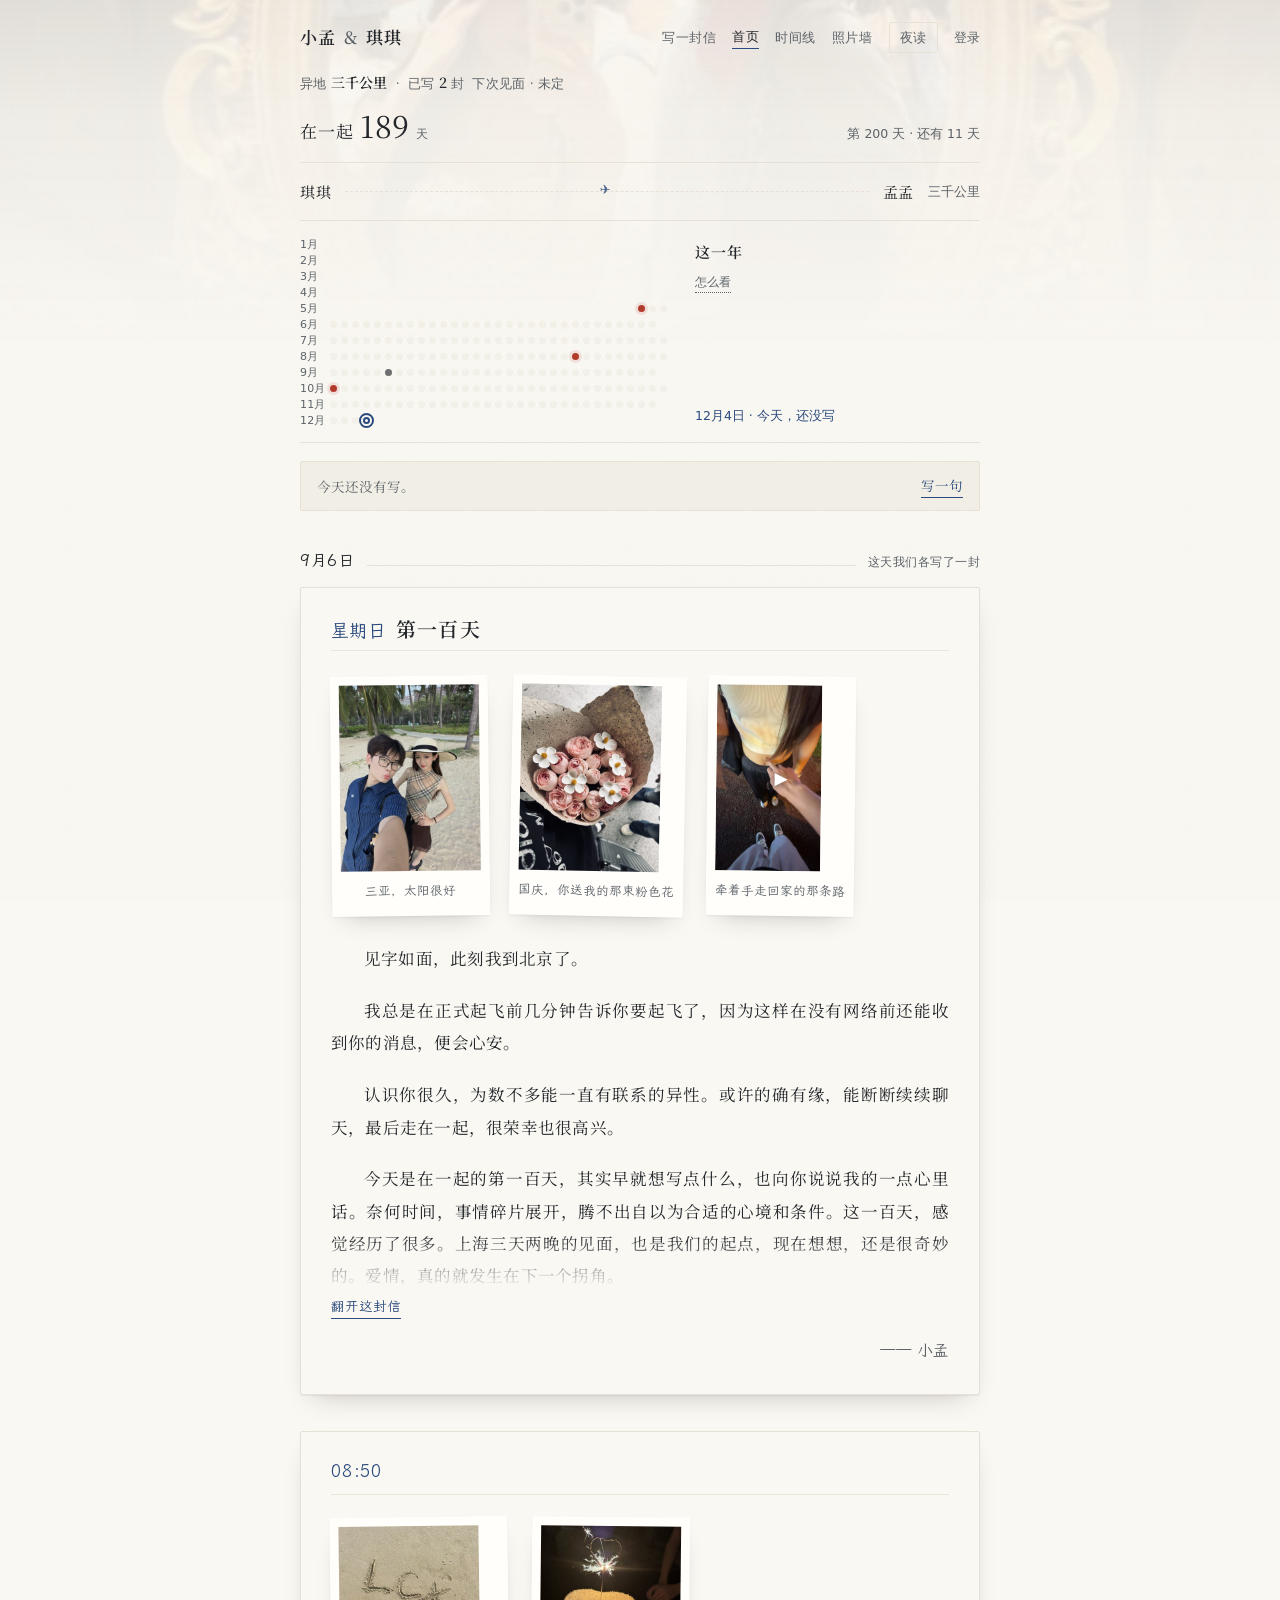
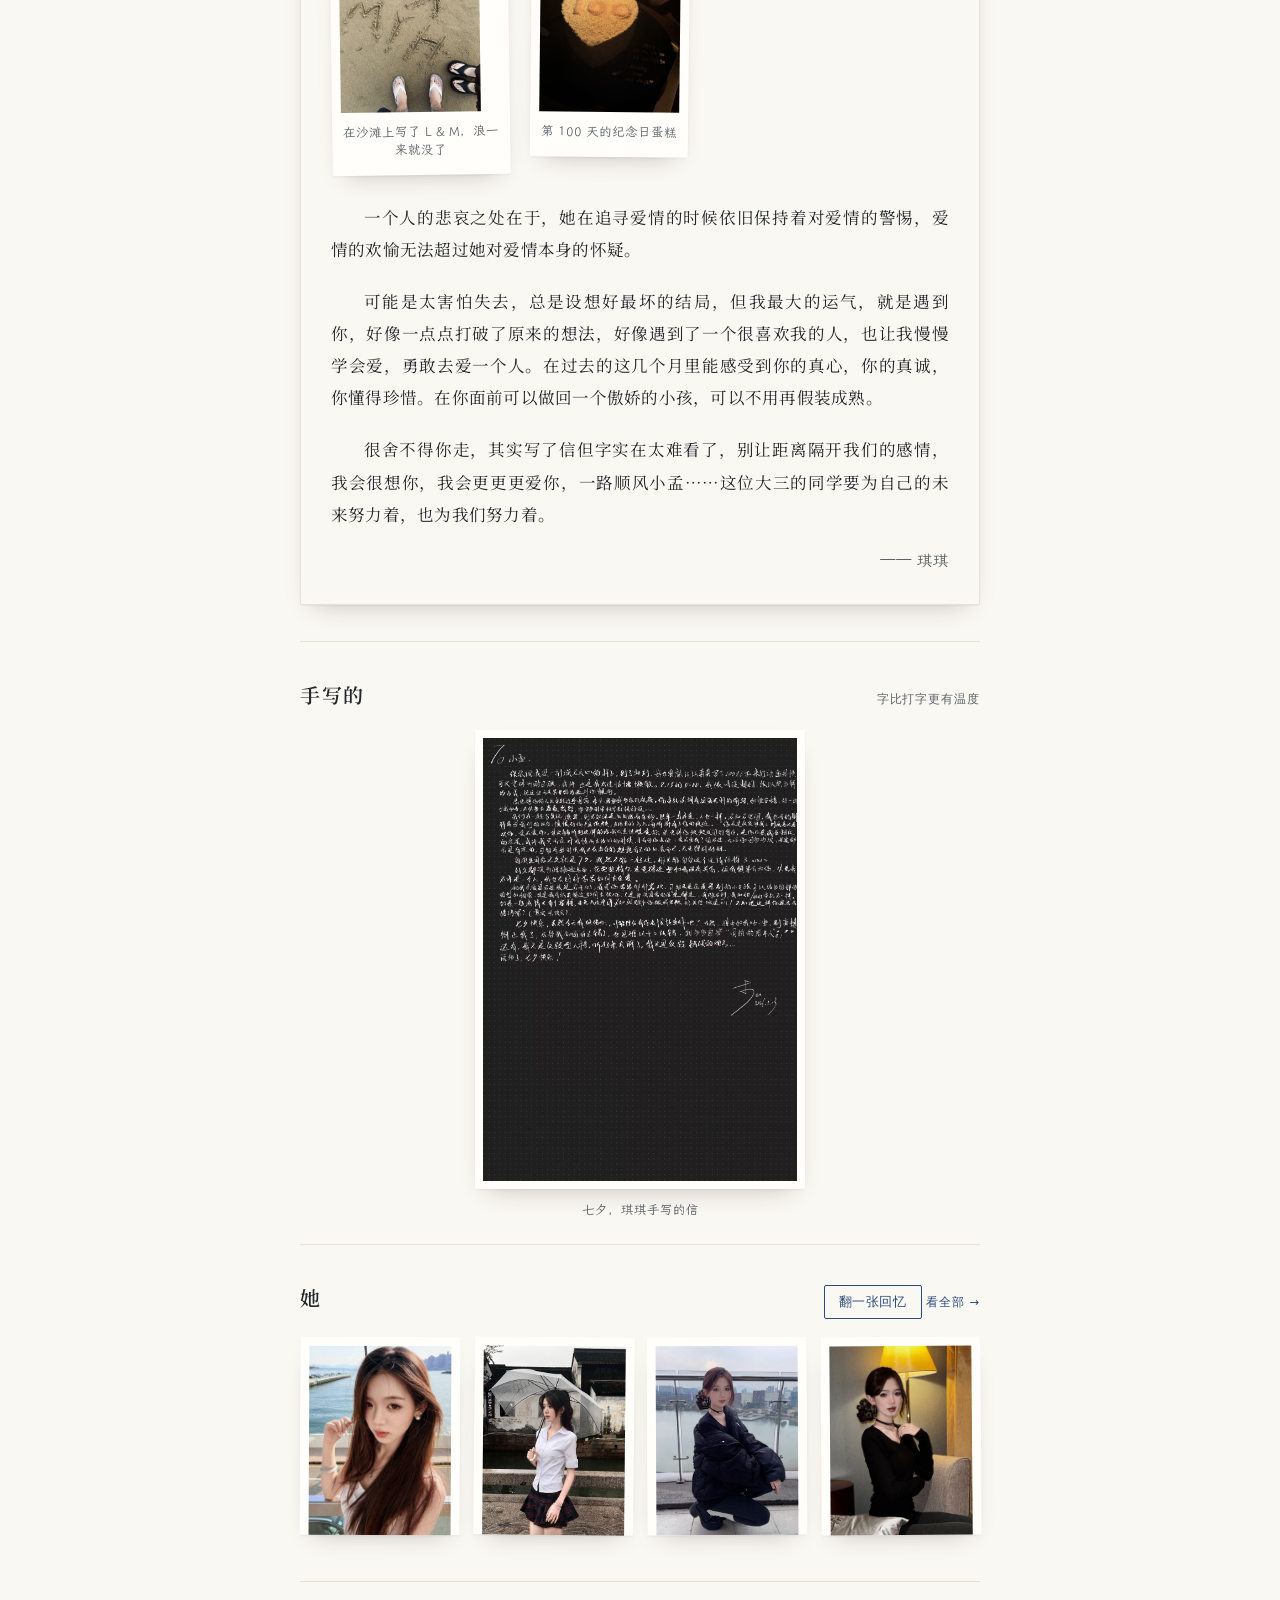
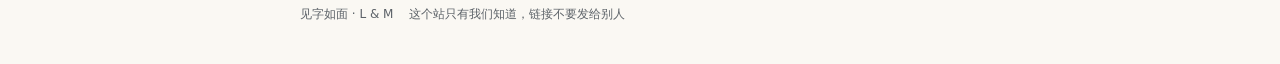
<file: index.html>
<!doctype html>
<html lang="zh-CN" data-theme="light">
<head>
<meta charset="utf-8">
<meta name="viewport" content="width=device-width, initial-scale=1">
<meta name="robots" content="noindex, nofollow">
<meta name="description" content="我们的一点一滴，都写在这里。">
<meta name="theme-color" content="#faf8f3">
<title>见字如面 · 小孟 &amp; 琪琪</title>
<link rel="icon" href="assets/favicon.svg" type="image/svg+xml">
<link rel="apple-touch-icon" href="assets/apple-touch-icon.png">
<link rel="manifest" href="site.webmanifest">
<link rel="stylesheet" href="assets/fonts/fonts.css">
<meta property="og:type" content="website">
<meta property="og:url" content="https://2400016611.github.io/">
<meta property="og:title" content="见字如面 · 小孟 &amp; 琪琪">
<meta property="og:description" content="我们的一点一滴，都写在这里。">
<meta property="og:image" content="https://2400016611.github.io/assets/share.jpg">
<link rel="stylesheet" href="assets/style.css">
</head>
<body>
<div class="bg" id="bg" aria-hidden="true"></div>

<div class="wrap">

  <div class="top">
    <span class="mark">小孟 <em>&amp;</em> 琪琪</span>
    <nav class="nav">
      <a href="index.html" aria-current="page">首页</a>
      <a href="timeline.html">时间线</a>
      <a href="photos.html">照片墙</a>
      <button class="theme-toggle" type="button">夜读</button>
    </nav>
  </div>

  <div class="status" id="status"></div>

  <div class="counter">
    <span class="word">在一起</span>
    <span class="big" id="counter-days">0</span>
    <span class="unit">天</span>
    <span class="next" id="counter-next"></span>
  </div>

  <div class="distance" id="distance"></div>

  <section class="year" aria-label="这一年">
    <div class="year-grid" id="year-grid"></div>
    <div class="year-side">
      <div class="year-title">这一年</div>
      <details class="legend-wrap">
        <summary>怎么看</summary>
        <div class="legend">
          <span><i class="wrote"></i>写了信</span>
          <span><i class="met"></i>见面的日子</span>
          <span><i class="blank"></i>空着</span>
        </div>
      </details>
      <div class="readout" id="readout">点任意一天，看那天发生了什么</div>
    </div>
  </section>

  <div class="invite">
    <span id="invite-text">今天还没有写。</span>
    <button class="go" id="note-open" type="button">写一句</button>
  </div>
  <div class="notebox" id="notebox" hidden>
    <textarea id="note-input" rows="3" maxlength="200" placeholder="写一句今天想说的话……"></textarea>
    <div class="note-actions">
      <span class="note-hint">只保存在这台设备上，刷新也不会丢</span>
      <button id="note-save" type="button">存下来</button>
    </div>
  </div>
  <div class="notes" id="notes"></div>

  <div id="letters"></div>

  <section class="hand" id="hand" aria-label="手写的"></section>

  <section class="her" aria-label="她">
    <div class="her-head">
      <h2>她</h2>
      <span class="who">
        <button class="random-btn" data-random type="button">翻一张回忆</button>
        <a href="photos.html#her">看全部 →</a>
      </span>
    </div>
    <div class="her-grid" id="her-grid"></div>
  </section>

  <div class="foot">
    <span>见字如面 · L &amp; M</span>
    <span>这个站只有我们知道，链接不要发给别人</span>
  </div>
</div>

<script src="data/media.js"></script>
<script src="data/content.js"></script>
<script src="data/config.js"></script>
<script src="assets/vendor/supabase.js"></script>
<script src="assets/store.js"></script>
<script src="assets/ui.js"></script>
<script src="assets/upload.js"></script>
<script src="assets/app.js"></script>
</body>
</html>
</file>
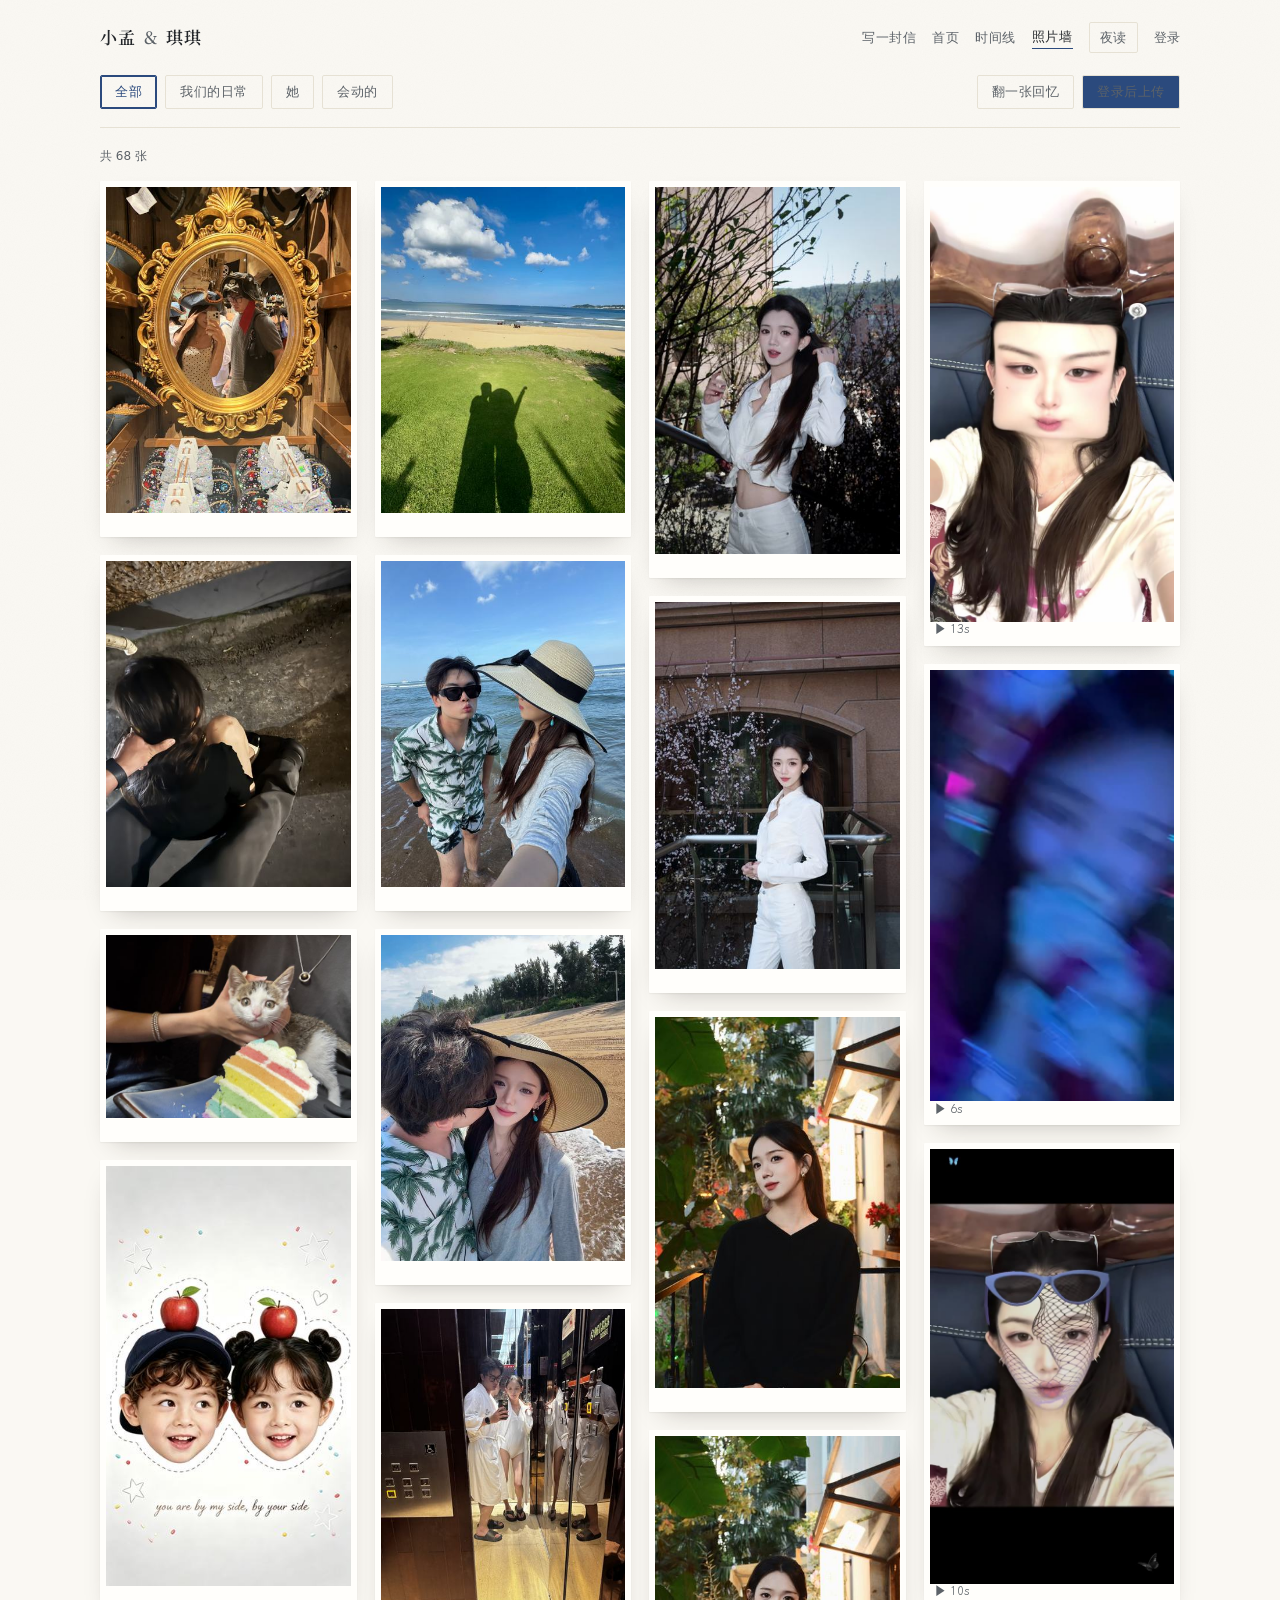
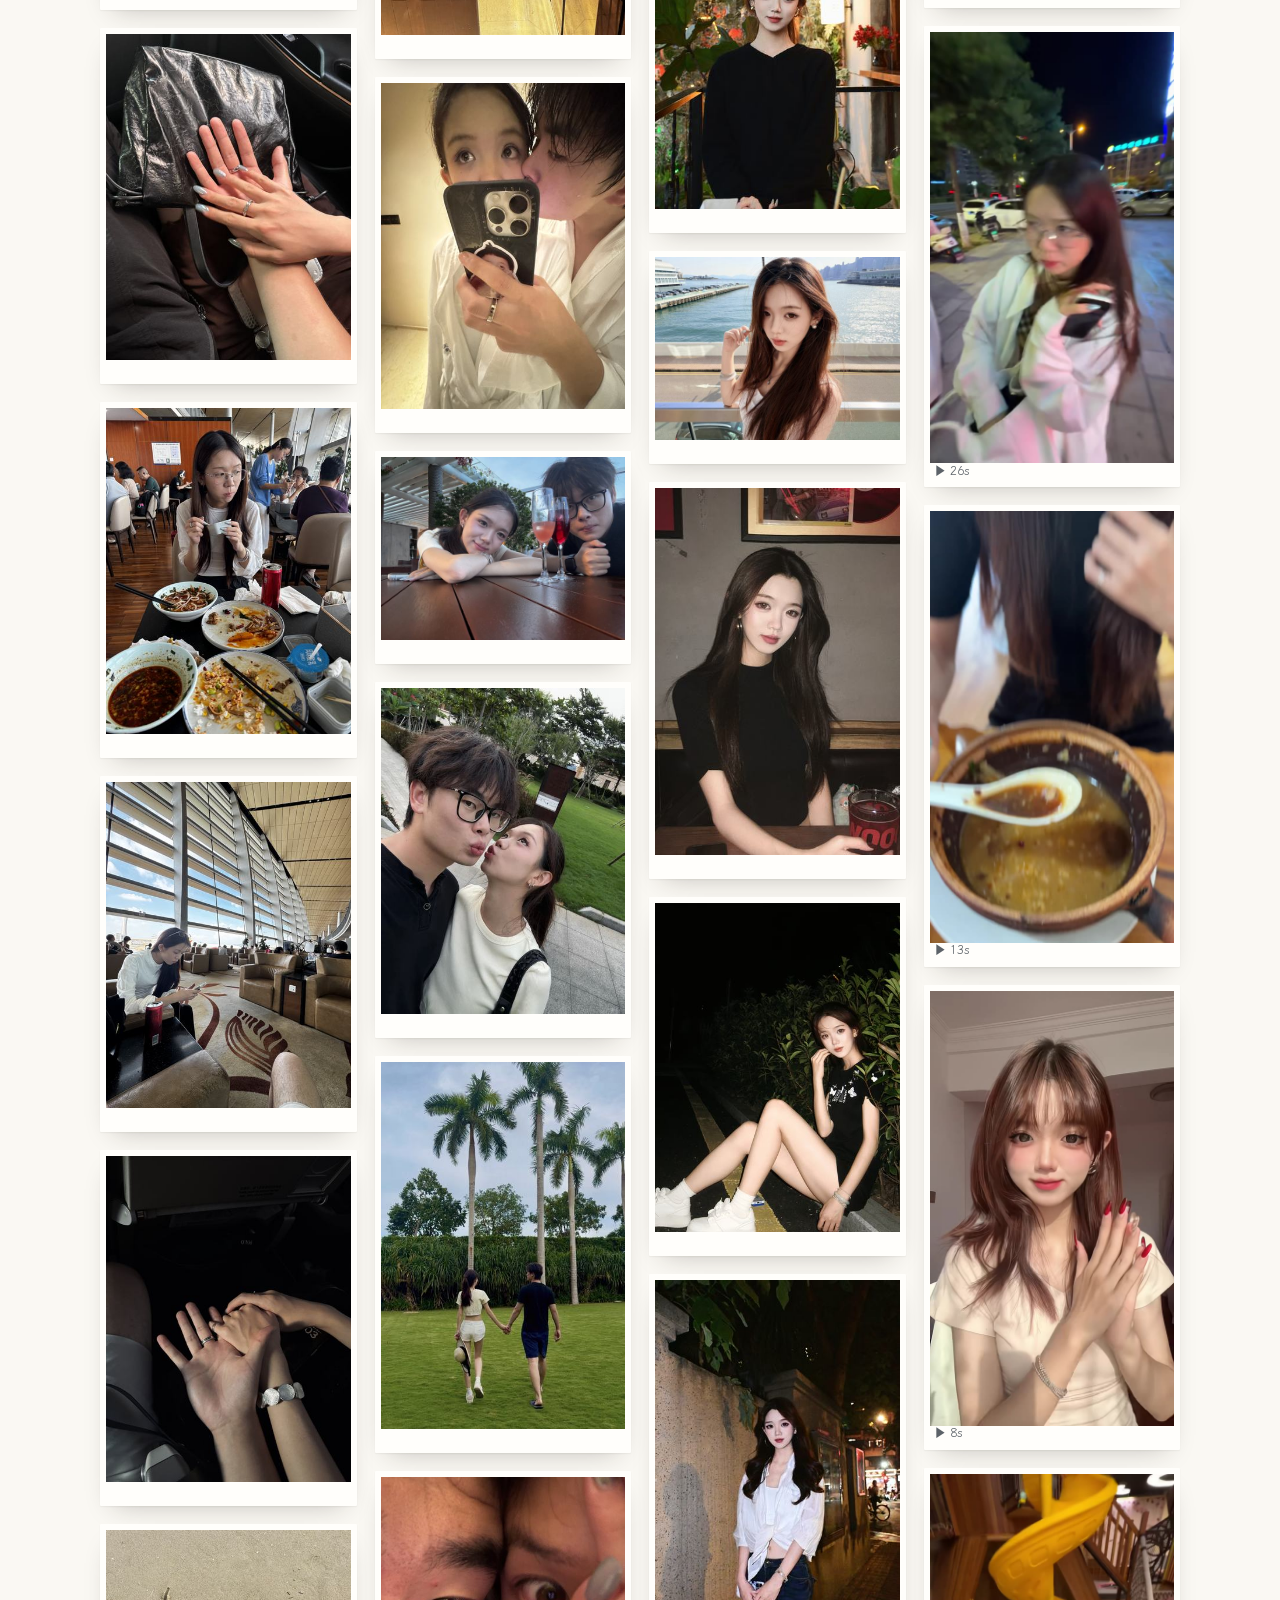
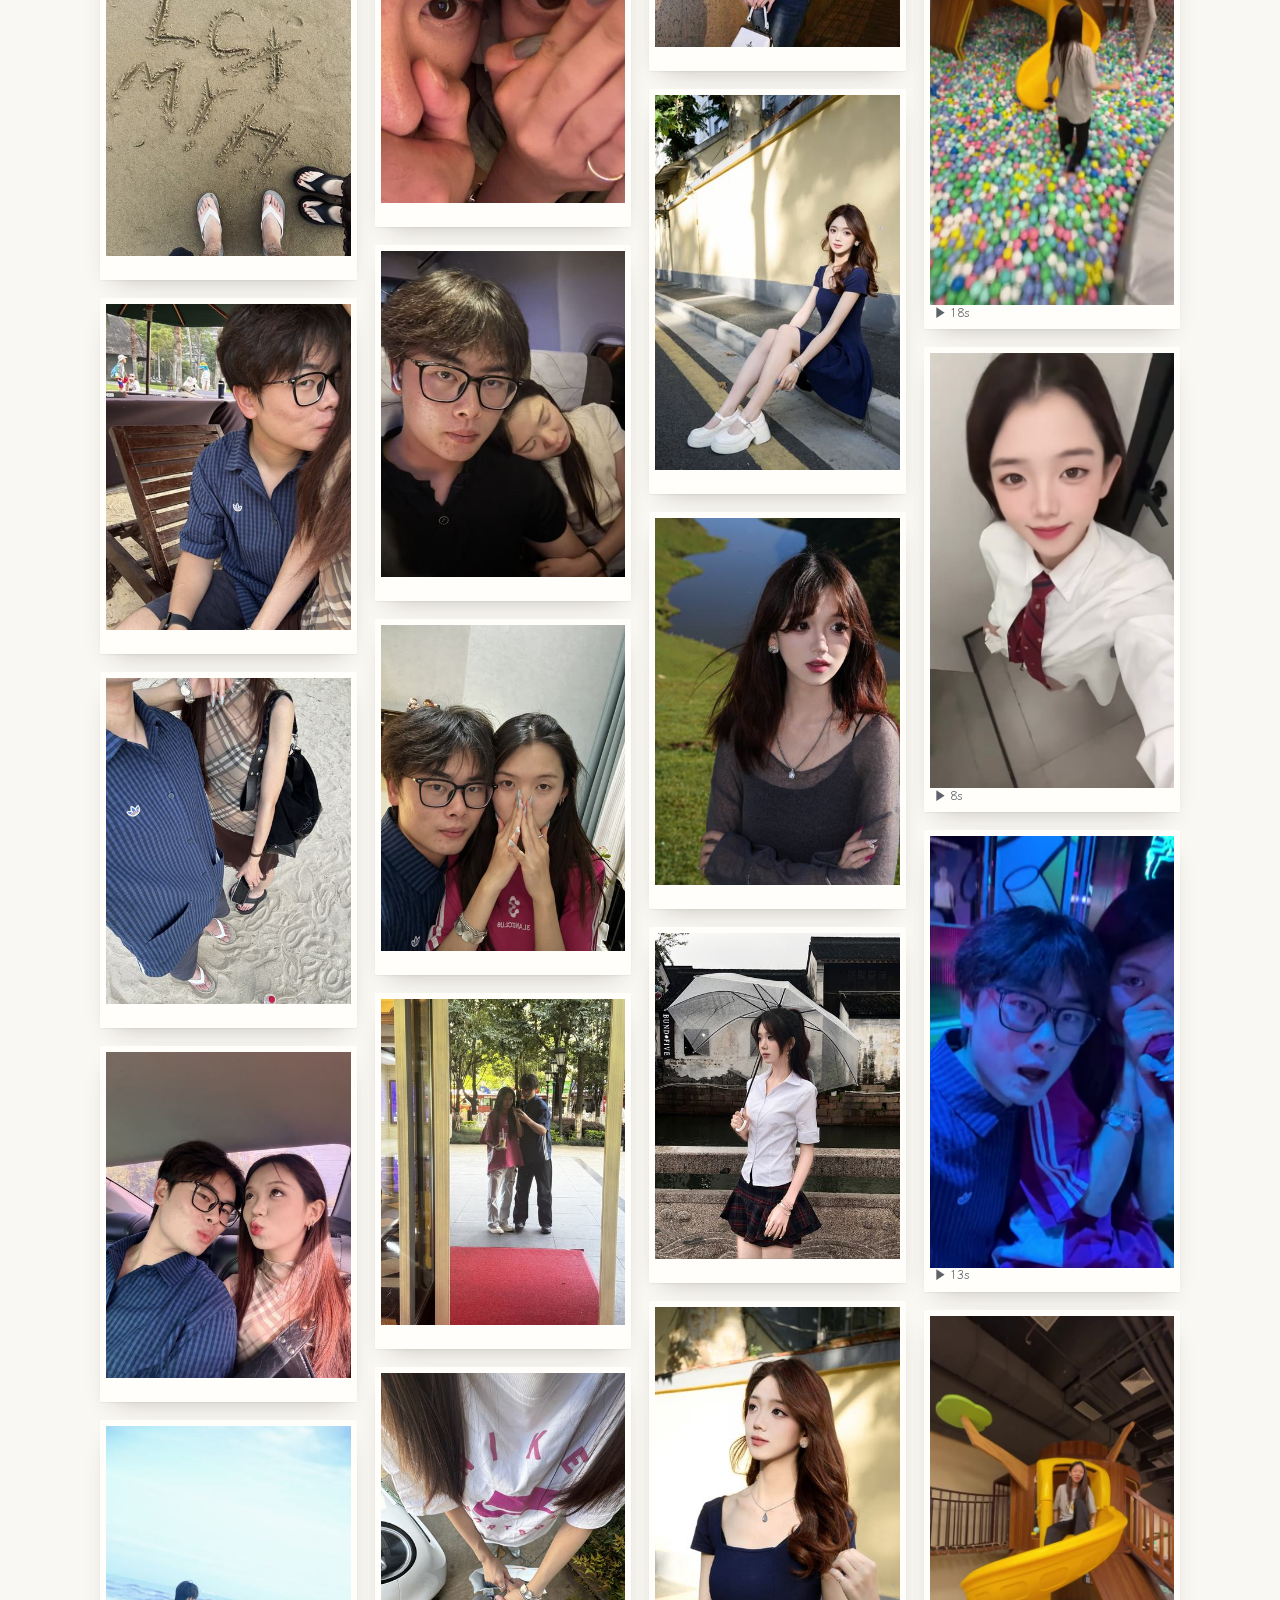
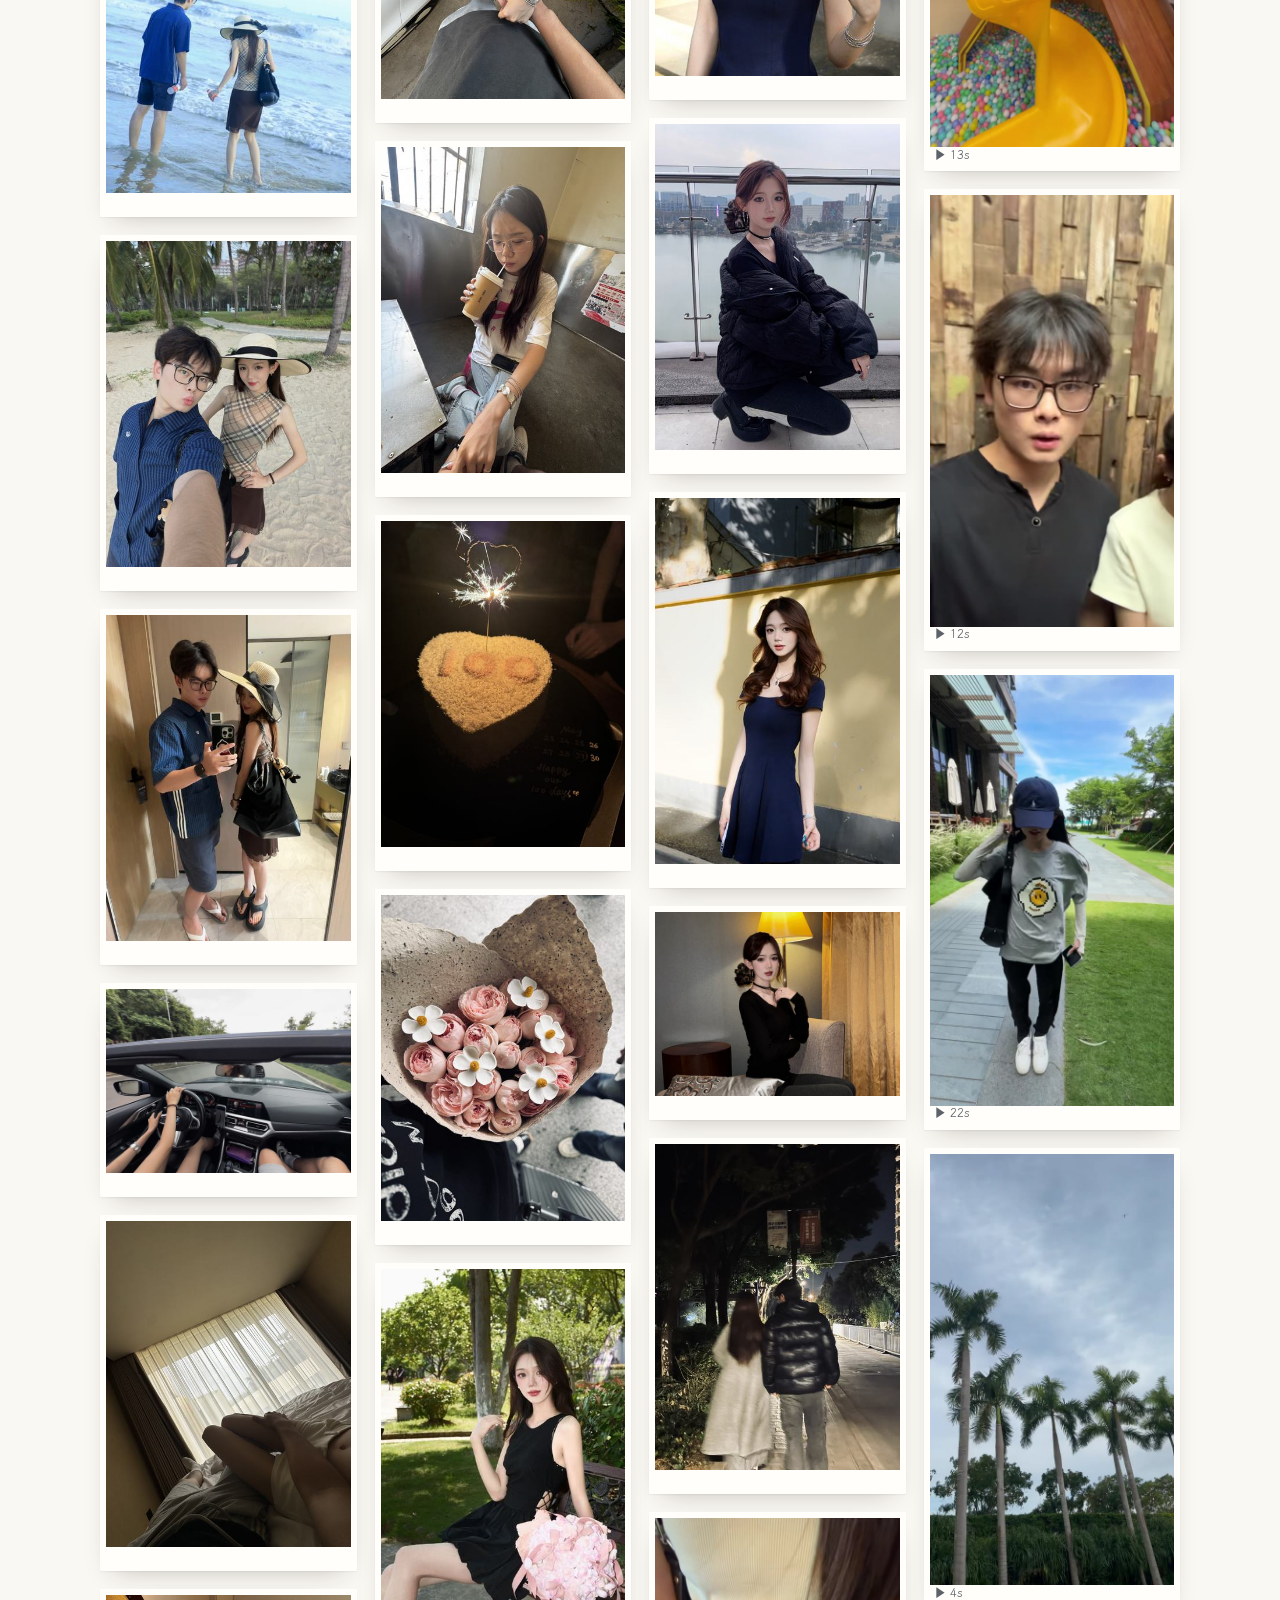
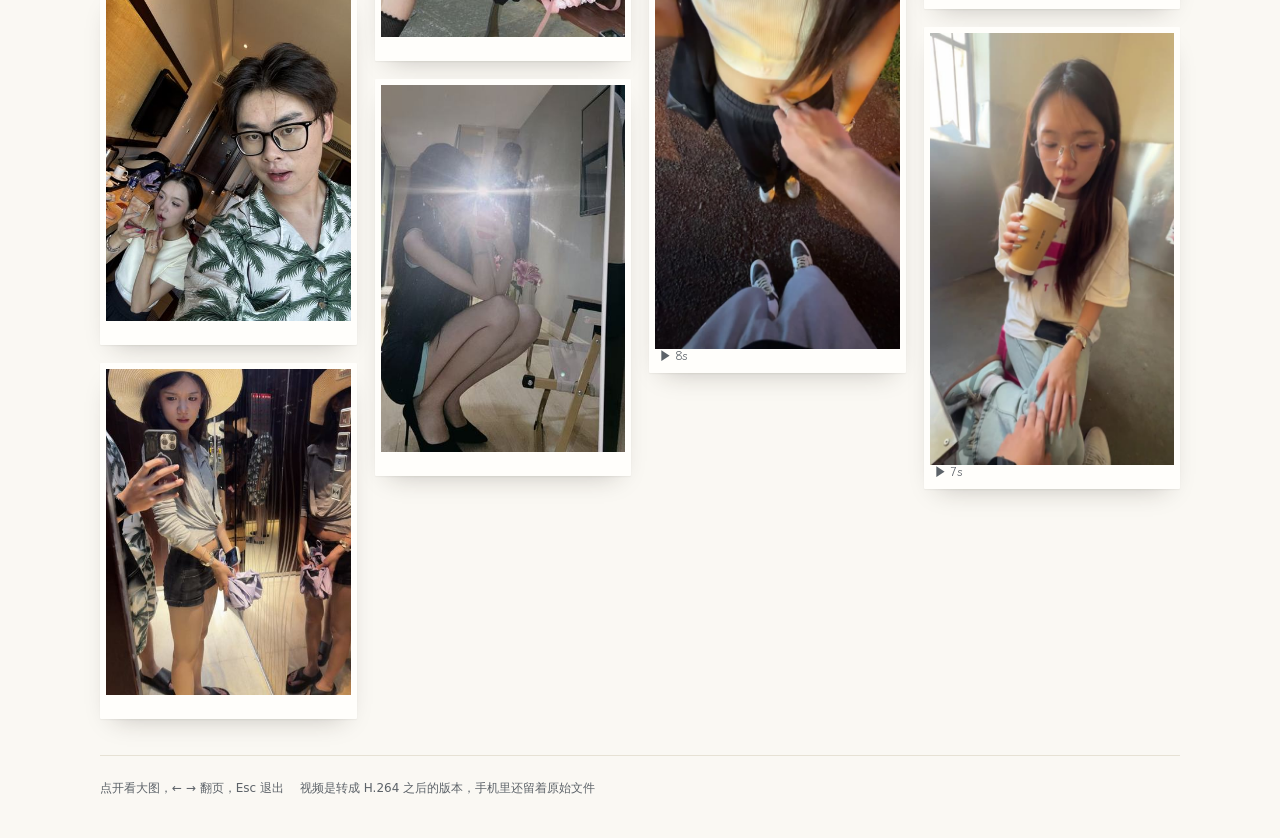
<file: photos.html>
<!doctype html>
<html lang="zh-CN" data-theme="light">
<head>
<meta charset="utf-8">
<meta name="viewport" content="width=device-width, initial-scale=1">
<meta name="robots" content="noindex, nofollow">
<meta name="description" content="我们的一点一滴，都写在这里。">
<meta name="theme-color" content="#faf8f3">
<title>照片墙 · 见字如面</title>
<link rel="icon" href="assets/favicon.svg" type="image/svg+xml">
<link rel="apple-touch-icon" href="assets/apple-touch-icon.png">
<link rel="manifest" href="site.webmanifest">
<link rel="stylesheet" href="assets/fonts/fonts.css">
<meta property="og:type" content="website">
<meta property="og:url" content="https://2400016611.github.io/photos.html">
<meta property="og:title" content="见字如面 · 小孟 &amp; 琪琪">
<meta property="og:description" content="我们的一点一滴，都写在这里。">
<meta property="og:image" content="https://2400016611.github.io/assets/share.jpg">
<link rel="stylesheet" href="assets/style.css">
</head>
<body>
<div class="wide">

  <div class="top">
    <span class="mark">小孟 <em>&amp;</em> 琪琪</span>
    <nav class="nav">
      <a href="index.html">首页</a>
      <a href="timeline.html">时间线</a>
      <a href="photos.html" aria-current="page">照片墙</a>
      <button class="theme-toggle" type="button">夜读</button>
    </nav>
  </div>

  <div class="filters" id="filters">
    <button type="button" data-group="all" aria-pressed="true">全部</button>
    <button type="button" data-group="us" aria-pressed="false">我们的日常</button>
    <button type="button" data-group="her" aria-pressed="false">她</button>
    <button type="button" data-group="moving" aria-pressed="false">会动的</button>
    <button class="random-btn" style="margin-left:auto" data-random type="button">翻一张回忆</button>
    <button class="upload-btn" id="upload-btn" type="button">上传照片</button>
  </div>

  <div class="count" id="count"></div>
  <div class="masonry" id="gallery"></div>

  <div class="foot">
    <span>点开看大图，← → 翻页，Esc 退出</span>
    <span>视频是转成 H.264 之后的版本，手机里还留着原始文件</span>
  </div>
</div>

<script src="data/media.js"></script>
<script src="data/content.js"></script>
<script src="data/config.js"></script>
<script src="assets/vendor/supabase.js"></script>
<script src="assets/store.js"></script>
<script src="assets/ui.js"></script>
<script src="assets/upload.js"></script>
<script src="assets/app.js"></script>
</body>
</html>
</file>
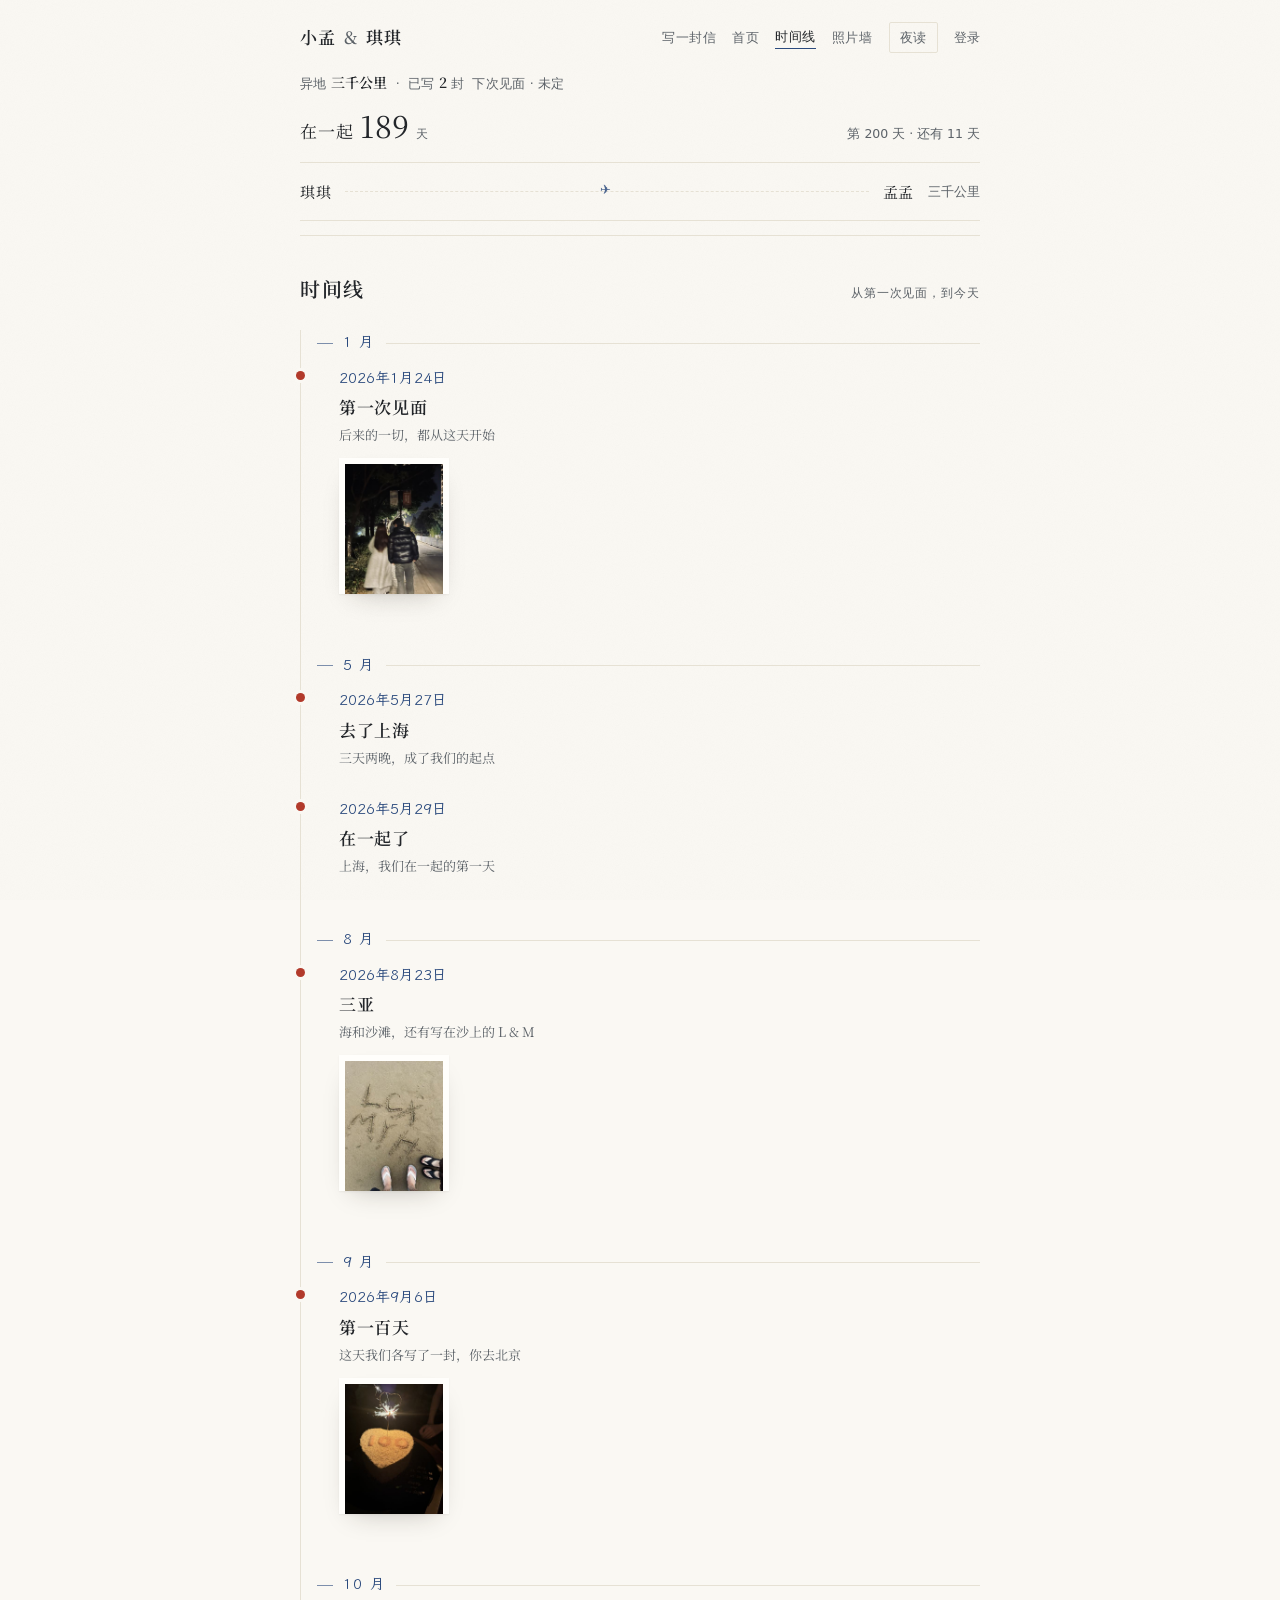
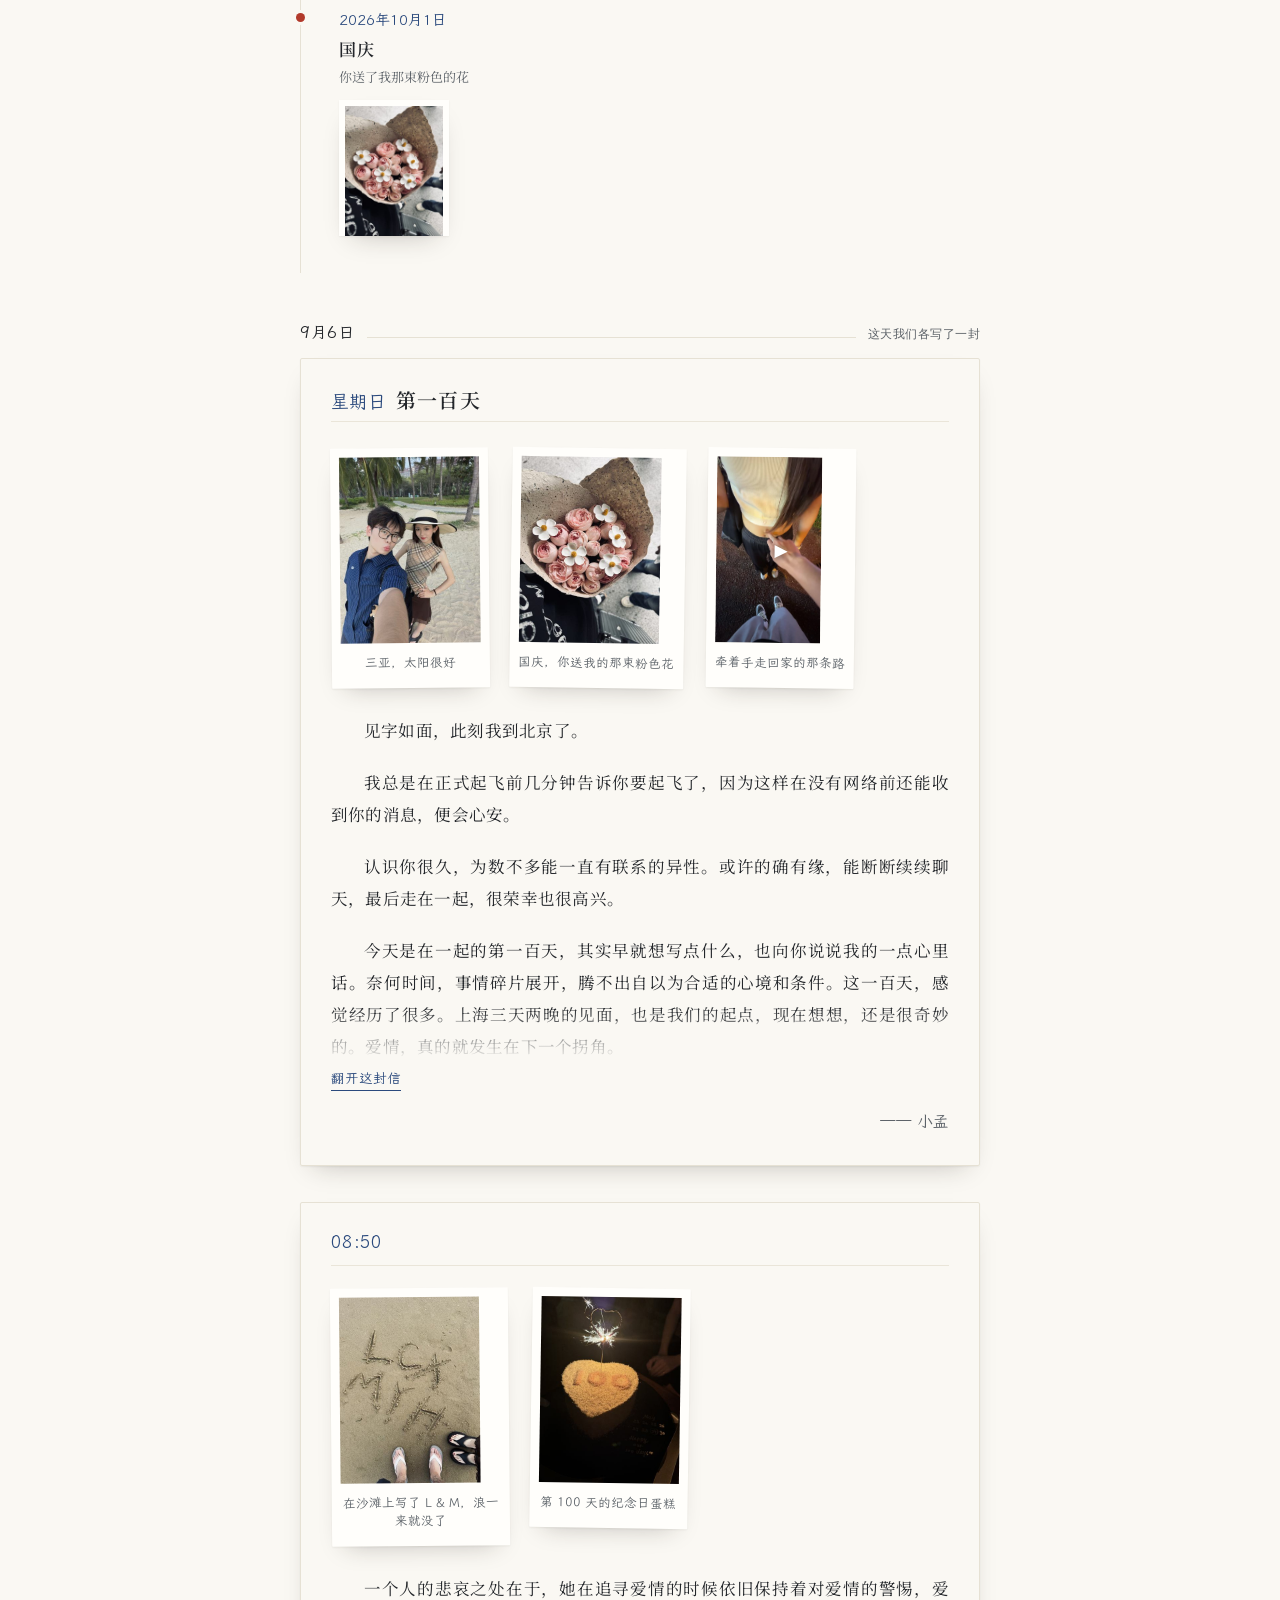
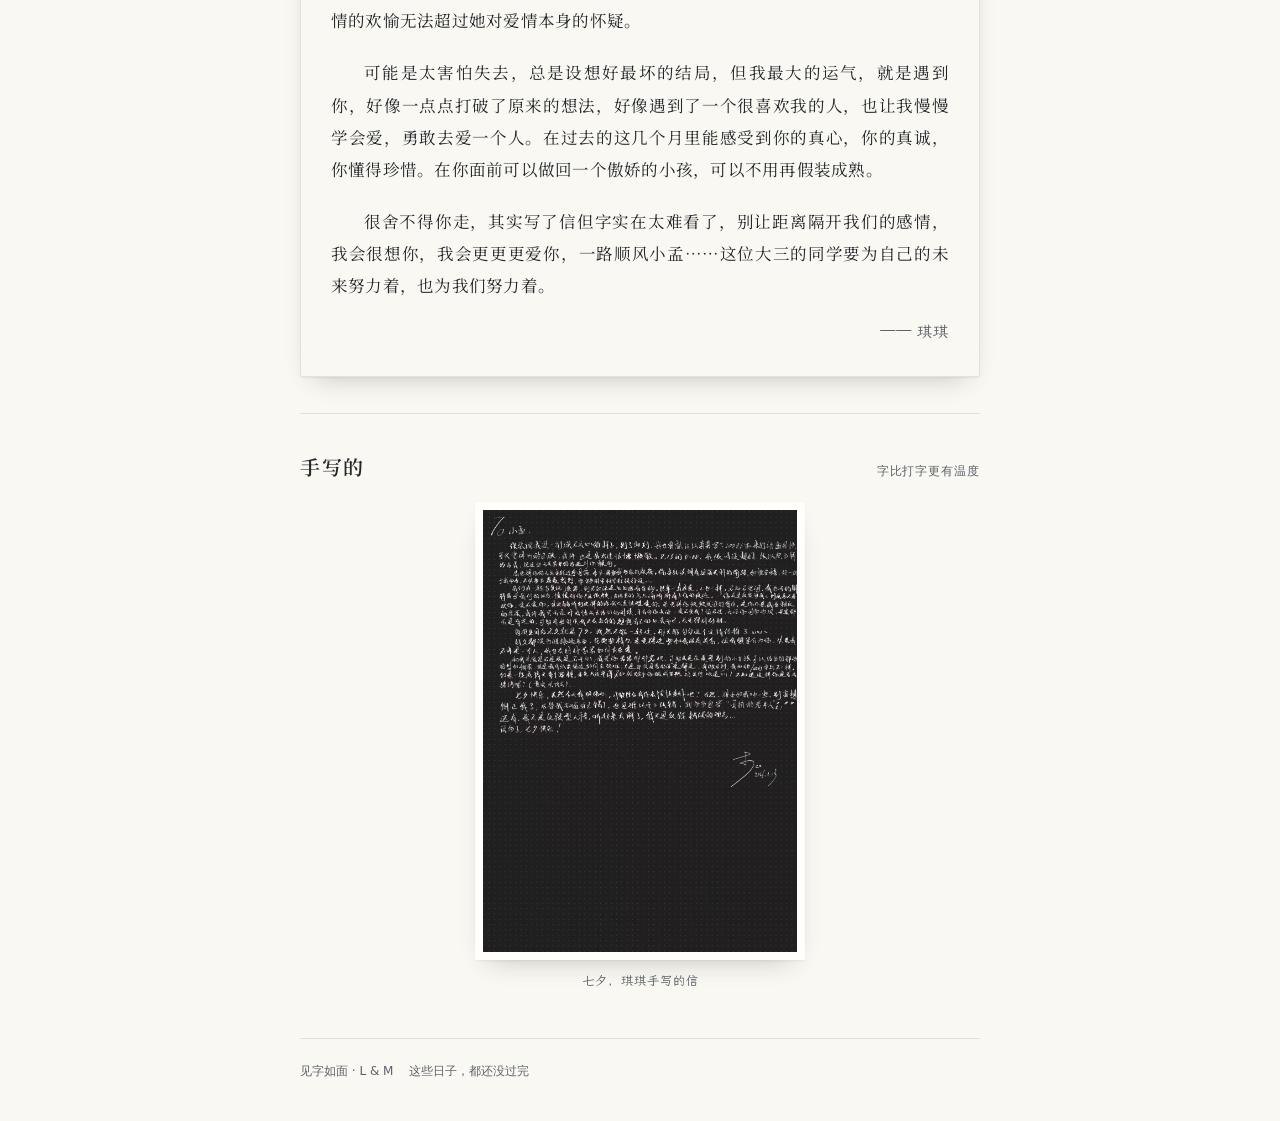
<file: timeline.html>
<!doctype html>
<html lang="zh-CN" data-theme="light">
<head>
<meta charset="utf-8">
<meta name="viewport" content="width=device-width, initial-scale=1">
<meta name="robots" content="noindex, nofollow">
<meta name="description" content="我们的一点一滴，都写在这里。">
<meta name="theme-color" content="#faf8f3">
<title>时间线 · 见字如面</title>
<link rel="icon" href="assets/favicon.svg" type="image/svg+xml">
<link rel="apple-touch-icon" href="assets/apple-touch-icon.png">
<link rel="manifest" href="site.webmanifest">
<link rel="stylesheet" href="assets/fonts/fonts.css">
<meta property="og:type" content="website">
<meta property="og:url" content="https://2400016611.github.io/timeline.html">
<meta property="og:title" content="见字如面 · 小孟 &amp; 琪琪">
<meta property="og:description" content="我们的一点一滴，都写在这里。">
<meta property="og:image" content="https://2400016611.github.io/assets/share.jpg">
<link rel="stylesheet" href="assets/style.css">
</head>
<body>
<div class="wrap">

  <div class="top">
    <span class="mark">小孟 <em>&amp;</em> 琪琪</span>
    <nav class="nav">
      <a href="index.html">首页</a>
      <a href="timeline.html" aria-current="page">时间线</a>
      <a href="photos.html">照片墙</a>
      <button class="theme-toggle" type="button">夜读</button>
    </nav>
  </div>

  <div class="status" id="status"></div>

  <div class="counter">
    <span class="word">在一起</span>
    <span class="big" id="counter-days">0</span>
    <span class="unit">天</span>
    <span class="next" id="counter-next"></span>
  </div>

  <div class="distance" id="distance"></div>

  <section class="section" aria-label="时间线">
    <div class="her-head">
      <h2>时间线</h2>
      <span class="who">从第一次见面，到今天</span>
    </div>
    <div id="timeline-page"></div>
  </section>

  <div id="letters"></div>

  <section class="hand" id="hand" aria-label="手写的"></section>

  <div class="foot">
    <span>见字如面 · L &amp; M</span>
    <span>这些日子，都还没过完</span>
  </div>
</div>

<script src="data/media.js"></script>
<script src="data/content.js"></script>
<script src="data/config.js"></script>
<script src="assets/vendor/supabase.js"></script>
<script src="assets/store.js"></script>
<script src="assets/ui.js"></script>
<script src="assets/upload.js"></script>
<script src="assets/app.js"></script>
</body>
</html>
</file>
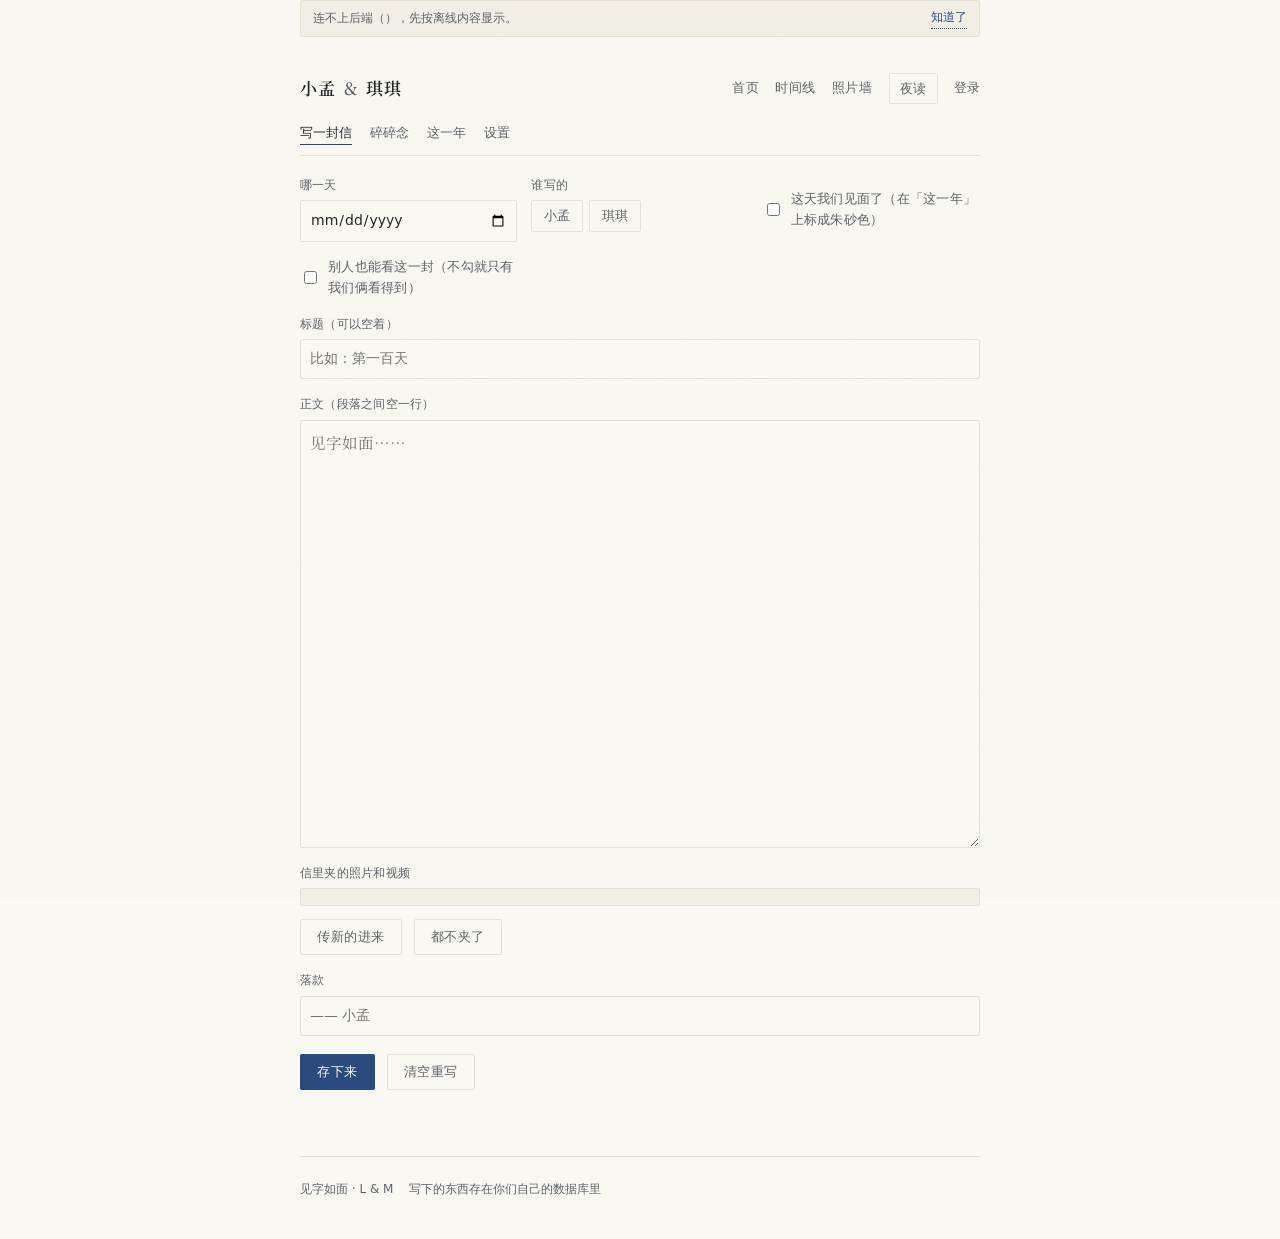
<file: write.html>
<!doctype html>
<html lang="zh-CN" data-theme="light">
<head>
<meta charset="utf-8">
<meta name="viewport" content="width=device-width, initial-scale=1">
<meta name="robots" content="noindex, nofollow">
<meta name="description" content="我们的一点一滴，都写在这里。">
<meta name="theme-color" content="#faf8f3">
<title>写一封信 · 见字如面</title>
<link rel="icon" href="assets/favicon.svg" type="image/svg+xml">
<link rel="apple-touch-icon" href="assets/apple-touch-icon.png">
<link rel="manifest" href="site.webmanifest">
<link rel="stylesheet" href="assets/fonts/fonts.css">
<link rel="stylesheet" href="assets/style.css">
</head>
<body class="is-write">
<div class="wrap">

  <div class="top">
    <span class="mark">小孟 <em>&amp;</em> 琪琪</span>
    <nav class="nav">
      <a href="index.html">首页</a>
      <a href="timeline.html">时间线</a>
      <a href="photos.html">照片墙</a>
      <button class="theme-toggle" type="button">夜读</button>
    </nav>
  </div>

  <div class="gate" id="gate" hidden>
    <p>写东西要先登录。</p>
    <button class="primary" id="gate-login" type="button">登录 / 注册</button>
    <p class="gate-hint" id="gate-hint"></p>
  </div>

  <div class="tabs" id="tabs">
    <button type="button" data-tab="letter" class="on">写一封信</button>
    <button type="button" data-tab="notes">碎碎念</button>
    <button type="button" data-tab="days">这一年</button>
    <button type="button" data-tab="settings">设置</button>
  </div>

  <section class="pane" id="pane-letter">
    <div class="form row-form">
      <label class="field">
        <span>哪一天</span>
        <input type="date" id="letter-date">
      </label>
      <label class="field">
        <span>谁写的</span>
        <span class="who-pick" id="who-pick">
          <button type="button" data-who="小孟">小孟</button>
          <button type="button" data-who="琪琪">琪琪</button>
        </span>
      </label>
      <label class="check field">
        <input type="checkbox" id="letter-met">
        <span>这天我们见面了（在「这一年」上标成朱砂色）</span>
      </label>
      <label class="check field">
        <input type="checkbox" id="letter-public">
        <span>别人也能看这一封（不勾就只有我们俩看得到）</span>
      </label>
    </div>

    <label class="field block">
      <span>标题（可以空着）</span>
      <input type="text" id="letter-title" placeholder="比如：第一百天">
    </label>

    <label class="field block">
      <span>正文（段落之间空一行）</span>
      <textarea id="letter-body" rows="14" placeholder="见字如面……"></textarea>
    </label>

    <div class="field block">
      <span>信里夹的照片和视频</span>
      <div class="picker" id="picker"></div>
      <div class="picker-actions">
        <button class="ghost" id="pick-upload" type="button">传新的进来</button>
        <button class="ghost" id="pick-clear" type="button">都不夹了</button>
        <span class="picker-count" id="pick-count"></span>
      </div>
    </div>

    <label class="field block">
      <span>落款</span>
      <input type="text" id="letter-sign" placeholder="—— 小孟">
    </label>

    <div class="actions">
      <button class="primary" id="letter-save" type="button">存下来</button>
      <button class="ghost" id="letter-reset" type="button">清空重写</button>
      <button class="danger" id="letter-delete" type="button" hidden>删掉这封信</button>
      <span class="status-text" id="letter-status"></span>
    </div>
  </section>

  <section class="pane" id="pane-notes" hidden>
    <label class="field block">
      <span>今天想说什么（一两句就好）</span>
      <textarea id="note-body" rows="3" maxlength="500" placeholder="写一句今天想说的话……"></textarea>
    </label>
    <div class="actions">
      <button class="primary" id="note-add" type="button">记下来</button>
      <span class="status-text" id="note-status"></span>
    </div>
    <div class="notes" id="note-list"></div>
  </section>

  <section class="pane" id="pane-days" hidden>
    <h2 class="pane-title">这一年上的日子</h2>
    <p class="pane-hint">点亮的点会出现在首页那条日期带上。见面的日子用朱砂，写了信用墨色。</p>
    <div class="form row-form">
      <label class="field">
        <span>日期</span>
        <input type="date" id="lm-date">
      </label>
      <label class="field">
        <span>是什么日子</span>
        <select id="lm-kind">
          <option value="met">见面</option>
          <option value="letter">写了信</option>
        </select>
      </label>
      <label class="field wide">
        <span>说明（可以空着）</span>
        <input type="text" id="lm-label" placeholder="比如：三亚">
      </label>
    </div>
    <div class="actions">
      <button class="primary" id="lm-add" type="button">点亮这一天</button>
    </div>
    <div class="rows" id="lm-list"></div>

    <h2 class="pane-title">时间线上的大事</h2>
    <div class="form row-form">
      <label class="field">
        <span>日期</span>
        <input type="date" id="ms-date">
      </label>
      <label class="field">
        <span>标题</span>
        <input type="text" id="ms-title" placeholder="比如：三亚">
      </label>
      <label class="field wide">
        <span>一句话</span>
        <input type="text" id="ms-note" placeholder="海和沙滩，还有写在沙上的 L &amp; M">
      </label>
      <label class="field">
        <span>配一张照片（可以空着）</span>
        <select id="ms-photo"></select>
      </label>
    </div>
    <div class="actions">
      <button class="primary" id="ms-add" type="button">加到时间线</button>
    </div>
    <div class="rows" id="ms-list"></div>

    <h2 class="pane-title">纪念日</h2>
    <p class="pane-hint">生日、周年这类每年都会回来的日子。</p>
    <div class="form row-form">
      <label class="field">
        <span>日期</span>
        <input type="date" id="an-date">
      </label>
      <label class="field wide">
        <span>叫什么</span>
        <input type="text" id="an-title" placeholder="比如：琪琪生日">
      </label>
      <label class="check field">
        <input type="checkbox" id="an-repeat" checked>
        <span>每年都有</span>
      </label>
    </div>
    <div class="actions">
      <button class="primary" id="an-add" type="button">记下这一天</button>
    </div>
    <div class="rows" id="an-list"></div>
  </section>

  <section class="pane" id="pane-settings" hidden>
    <div class="form row-form">
      <label class="field">
        <span>站名</span>
        <input type="text" id="st-title">
      </label>
      <label class="field">
        <span>页头左边的名字</span>
        <input type="text" id="st-him">
      </label>
      <label class="field">
        <span>页头右边的名字</span>
        <input type="text" id="st-her">
      </label>
      <label class="field">
        <span>在一起的第一天</span>
        <input type="date" id="st-start">
      </label>
      <label class="field">
        <span>距离怎么写</span>
        <input type="text" id="st-distance" placeholder="三千公里">
      </label>
      <label class="field">
        <span>距离这头是谁</span>
        <input type="text" id="st-left">
      </label>
      <label class="field">
        <span>距离那头是谁</span>
        <input type="text" id="st-right">
      </label>
      <label class="field">
        <span>下次见面的日子（知道再填）</span>
        <input type="date" id="st-next">
      </label>
    </div>
    <div class="actions">
      <button class="primary" id="st-save" type="button">保存设置</button>
      <span class="status-text" id="st-status"></span>
    </div>

    <h2 class="pane-title" id="pwd-title">改密码</h2>
    <div class="form row-form">
      <label class="field">
        <span>新密码</span>
        <input type="password" id="pwd-new" autocomplete="new-password">
      </label>
      <label class="field">
        <span>再输一次</span>
        <input type="password" id="pwd-again" autocomplete="new-password">
      </label>
    </div>
    <div class="actions">
      <button class="primary" id="pwd-save" type="button">改密码</button>
      <button class="ghost" id="sign-out" type="button">退出登录</button>
      <span class="status-text" id="pwd-status"></span>
    </div>
  </section>

  <div class="foot">
    <span>见字如面 · L &amp; M</span>
    <span>写下的东西存在你们自己的数据库里</span>
  </div>
</div>

<script src="data/media.js"></script>
<script src="data/content.js"></script>
<script src="data/config.js"></script>
<script src="assets/vendor/supabase.js"></script>
<script src="assets/store.js"></script>
<script src="assets/ui.js"></script>
<script src="assets/upload.js"></script>
<script src="assets/write.js"></script>
</body>
</html>
</file>
<file: assets/fonts/fonts.css>
/* 由 tools/fetch_fonts.py 生成，不要手改。
   霞鹜文楷 LXGW WenKai + Noto Serif SC，均为 OFL 许可，可自托管。
   按 unicode-range 切片，浏览器只下载用到的部分。 */

@font-face {
  font-family: "LXGW WenKai";
  font-style: normal;
  font-weight: 400;
  font-display: swap;
  src: url("lxgwwenkailite-regular-subset-4.woff2") format('woff2');
  unicode-range: U+1f1e9-1f1f5, U+1f1f7-1f1ff, U+1f21a, U+1f232, U+1f234-1f237, U+1f250-1f251, U+1f300, U+1f302-1f308, U+1f30a-1f311, U+1f315, U+1f319-1f320, U+1f324, U+1f327, U+1f32a, U+1f32c-1f32d, U+1f330-1f357, U+1f359-1f37e
}
@font-face {
  font-family: "LXGW WenKai";
  font-style: normal;
  font-weight: 400;
  font-display: swap;
  src: url("lxgwwenkailite-regular-subset-5.woff2") format('woff2');
  unicode-range: U+fee3, U+fef3, U+ff03-ff04, U+ff07, U+ff0a, U+ff17-ff19, U+ff1c-ff1d, U+ff20-ff3a, U+ff3c, U+ff3e-ff5b, U+ff5d, U+ff61-ff65, U+ff67-ff6a, U+ff6c, U+ff6f-ff78, U+ff7a-ff7d, U+ff80-ff84, U+ff86, U+ff89-ff8e, U+ff92, U+ff97-ff9b, U+ff9d-ff9f, U+ffe0-ffe4, U+ffe6, U+ffe9, U+ffeb, U+ffed, U+fffc, U+1f004, U+1f170-1f171, U+1f192-1f195, U+1f198-1f19a, U+1f1e6-1f1e8
}
@font-face {
  font-family: "LXGW WenKai";
  font-style: normal;
  font-weight: 400;
  font-display: swap;
  src: url("lxgwwenkailite-regular-subset-6.woff2") format('woff2');
  unicode-range: U+f0a7, U+f0b2, U+f0b7, U+f0c9, U+f0d8, U+f0da, U+f0dc-f0dd, U+f0e0, U+f0e6, U+f0eb, U+f0fc, U+f101, U+f104-f105, U+f107, U+f10b, U+f11b, U+f14b, U+f18a, U+f193, U+f1d6-f1d7, U+f244, U+f27a, U+f296, U+f2ae, U+f471, U+f4b3, U+f610-f611, U+f880-f881, U+f8ec, U+f8f5, U+f8ff, U+f901, U+f90a, U+f92c-f92d, U+f934, U+f937, U+f941, U+f965, U+f967, U+f969, U+f96b, U+f96f, U+f974, U+f978-f979, U+f97e, U+f981, U+f98a, U+f98e, U+f997, U+f99c, U+f9b2, U+f9b5, U+f9ba, U+f9be, U+f9ca, U+f9d0-f9d1, U+f9dd, U+f9e0-f9e1, U+f9e4, U+f9f7, U+fa00-fa01, U+fa08, U+fa0a, U+fa11, U+fb01-fb02, U+fdfc, U+fe0e, U+fe30-fe31, U+fe33-fe44, U+fe49-fe52, U+fe54-fe57, U+fe59-fe66, U+fe68-fe6b, U+fe8e, U+fe92-fe93, U+feae, U+feb8, U+fecb-fecc, U+fee0
}
@font-face {
  font-family: "LXGW WenKai";
  font-style: normal;
  font-weight: 400;
  font-display: swap;
  src: url("lxgwwenkailite-regular-subset-21.woff2") format('woff2');
  unicode-range: U+9f3d-9f3e, U+9f41, U+9f4a-9f4b, U+9f51-9f52, U+9f61-9f63, U+9f66-9f67, U+9f80-9f81, U+9f83, U+9f85-9f8d, U+9f90-9f91, U+9f94-9f96, U+9f98, U+9f9b-9f9c, U+9f9e, U+9fa0, U+9fa2, U+9ff4, U+a001, U+a007, U+a025, U+a046-a047, U+a057, U+a072, U+a078-a079, U+a083, U+a085, U+a100, U+a118, U+a132, U+a134, U+a1f4, U+a242, U+a4a6, U+a4aa, U+a4b0-a4b1, U+a4b3, U+a9c1-a9c2, U+ac00-ac01, U+ac04, U+ac08, U+ac10-ac11, U+ac13-ac16, U+ac19, U+ac1c-ac1d, U+ac24, U+ac70-ac71, U+ac74, U+ac77-ac78, U+ac80-ac81, U+ac83, U+ac8c, U+ac90, U+ac9f-aca0, U+aca8-aca9, U+acac, U+acb0, U+acbd, U+acc1, U+acc4, U+ace0-ace1, U+ace4, U+ace8, U+acf3, U+acf5, U+acfc-acfd, U+ad00, U+ad0c, U+ad11, U+ad1c, U+ad34, U+ad50, U+ad64, U+ad6c, U+ad70, U+ad74, U+ad7f, U+ad81, U+ad8c, U+adc0, U+adc8, U+addc, U+ade0, U+adf8-adf9, U+adfc, U+ae00, U+ae08-ae09, U+ae0b, U+ae30, U+ae34, U+ae38, U+ae40, U+ae4a, U+ae4c, U+ae54, U+ae68, U+aebc, U+aed8, U+af2c-af2d, U+af34
}
@font-face {
  font-family: "LXGW WenKai";
  font-style: normal;
  font-weight: 400;
  font-display: swap;
  src: url("lxgwwenkailite-regular-subset-22.woff2") format('woff2');
  unicode-range: U+9dfa, U+9e0a, U+9e11, U+9e1a, U+9e1e, U+9e20, U+9e22, U+9e28-9e2c, U+9e2e-9e33, U+9e35-9e3b, U+9e3e, U+9e40-9e44, U+9e46-9e4e, U+9e51, U+9e53, U+9e55-9e58, U+9e5a-9e5c, U+9e5e-9e63, U+9e66-9e6e, U+9e71, U+9e73, U+9e75, U+9e78-9e79, U+9e7c-9e7e, U+9e82, U+9e86-9e88, U+9e8b-9e8c, U+9e90-9e91, U+9e93, U+9e95, U+9e97, U+9e9d, U+9ea4-9ea5, U+9ea9-9eaa, U+9eb4-9eb5, U+9eb8-9eba, U+9ebc-9ebf, U+9ec3, U+9ec9, U+9ecd, U+9ed0, U+9ed2-9ed3, U+9ed5-9ed6, U+9ed9, U+9edc-9edd, U+9edf-9ee0, U+9ee2, U+9ee5, U+9ee7-9eea, U+9eef, U+9ef1, U+9ef3-9ef4, U+9ef6, U+9ef9, U+9efb-9efc, U+9efe, U+9f0b, U+9f0d, U+9f10, U+9f14, U+9f17, U+9f19, U+9f22, U+9f29, U+9f2c, U+9f2f, U+9f31, U+9f37, U+9f39
}
@font-face {
  font-family: "LXGW WenKai";
  font-style: normal;
  font-weight: 400;
  font-display: swap;
  src: url("lxgwwenkailite-regular-subset-23.woff2") format('woff2');
  unicode-range: U+9c3b, U+9c40, U+9c47-9c49, U+9c53, U+9c57, U+9c64, U+9c72, U+9c77-9c78, U+9c7b, U+9c7f-9c80, U+9c82-9c83, U+9c85-9c8c, U+9c8e-9c92, U+9c94-9c9b, U+9c9e-9ca3, U+9ca5-9ca7, U+9ca9, U+9cab, U+9cad-9cae, U+9cb1-9cb7, U+9cb9-9cbd, U+9cbf-9cc0, U+9cc3, U+9cc5-9cc7, U+9cc9-9cd1, U+9cd3-9cda, U+9cdc-9cdd, U+9cdf, U+9ce1-9ce3, U+9ce5, U+9ce9, U+9cee-9cef, U+9cf3-9cf4, U+9cf6, U+9cfc-9cfd, U+9d02, U+9d08-9d09, U+9d12, U+9d1b, U+9d1e, U+9d26, U+9d28, U+9d37, U+9d3b, U+9d3f, U+9d51, U+9d59, U+9d5c-9d5d, U+9d5f-9d61, U+9d6c, U+9d70, U+9d72, U+9d7a, U+9d7e, U+9d84, U+9d89, U+9d8f, U+9d92, U+9daf, U+9db4, U+9db8, U+9dbc, U+9dc4, U+9dc7, U+9dc9, U+9dd7, U+9ddf, U+9df2, U+9df9
}
@font-face {
  font-family: "LXGW WenKai";
  font-style: normal;
  font-weight: 400;
  font-display: swap;
  src: url("lxgwwenkailite-regular-subset-24.woff2") format('woff2');
  unicode-range: U+9a5f, U+9a62, U+9a65, U+9a69, U+9a6b, U+9a6e, U+9a75, U+9a77-9a7a, U+9a7d, U+9a80, U+9a83, U+9a85, U+9a87-9a8a, U+9a8d-9a8e, U+9a90, U+9a92-9a93, U+9a95-9a96, U+9a98-9a99, U+9a9b-9aa2, U+9aa5, U+9aa7, U+9aaf-9ab1, U+9ab5-9ab6, U+9ab9-9aba, U+9abc, U+9ac0-9ac4, U+9ac8, U+9acb-9acc, U+9ace-9acf, U+9ad1-9ad2, U+9ad9, U+9adf, U+9ae1, U+9ae3, U+9aea-9aeb, U+9aed-9aef, U+9af4, U+9af9, U+9afb, U+9b03-9b04, U+9b06, U+9b08, U+9b0d, U+9b0f-9b10, U+9b13, U+9b18, U+9b1a, U+9b1f, U+9b22-9b23, U+9b25, U+9b27-9b28, U+9b2a, U+9b2f, U+9b31-9b32, U+9b3b, U+9b43, U+9b46-9b49, U+9b4d-9b4e, U+9b51, U+9b56, U+9b58, U+9b5a, U+9b5c, U+9b5f, U+9b61-9b62, U+9b6f, U+9b77, U+9b80, U+9b88, U+9b8b, U+9b8e, U+9b91, U+9b9f-9ba0, U+9ba8, U+9baa-9bab, U+9bad-9bae, U+9bb0-9bb1, U+9bb8, U+9bc9-9bca, U+9bd3, U+9bd6, U+9bdb, U+9be8, U+9bf0-9bf1, U+9c02, U+9c10, U+9c15, U+9c24, U+9c2d, U+9c32, U+9c39
}
@font-face {
  font-family: "LXGW WenKai";
  font-style: normal;
  font-weight: 400;
  font-display: swap;
  src: url("lxgwwenkailite-regular-subset-25.woff2") format('woff2');
  unicode-range: U+98c8, U+98cf-98d6, U+98da-98db, U+98dd, U+98e1-98e2, U+98e7-98ea, U+98ec, U+98ee-98ef, U+98f2, U+98f4, U+98fc-98fe, U+9903, U+9905, U+9908, U+990a, U+990c-990d, U+9913-9914, U+9918, U+991a-991b, U+991e, U+9921, U+9928, U+992c, U+992e, U+9935, U+9938-9939, U+993d-993e, U+9945, U+994b-994c, U+9951-9952, U+9954-9955, U+9957, U+995e, U+9963, U+9966-9969, U+996b-996c, U+996f, U+9974-9975, U+9977-9979, U+997d-997e, U+9980-9981, U+9983-9984, U+9987, U+998a-998b, U+998d-9991, U+9993-9995, U+9997-9998, U+99a5, U+99ab-99ae, U+99b1, U+99b3-99b4, U+99bc, U+99bf, U+99c1, U+99c3-99c6, U+99cc, U+99d0, U+99d2, U+99d5, U+99db, U+99dd, U+99e1, U+99ed, U+99f1, U+99ff, U+9a01, U+9a03-9a04, U+9a0e-9a0f, U+9a11-9a13, U+9a19, U+9a1b, U+9a28, U+9a2b, U+9a30, U+9a32, U+9a37, U+9a40, U+9a45, U+9a4a, U+9a4d-9a4e, U+9a52, U+9a55, U+9a57, U+9a5a-9a5b
}
@font-face {
  font-family: "LXGW WenKai";
  font-style: normal;
  font-weight: 400;
  font-display: swap;
  src: url("lxgwwenkailite-regular-subset-26.woff2") format('woff2');
  unicode-range: U+972a, U+972d, U+9730, U+973d, U+9742, U+9744, U+9748-9749, U+9750-9751, U+975a-975c, U+9763, U+9765-9766, U+976c-976d, U+9773, U+9776, U+977a, U+977c, U+9784-9785, U+978e-978f, U+9791-9792, U+9794-9795, U+9798, U+979a, U+979e, U+97a3, U+97a5-97a6, U+97a8, U+97ab-97ac, U+97ae-97af, U+97b2, U+97b4, U+97c6, U+97cb-97cc, U+97d3, U+97d8, U+97dc, U+97e1, U+97ea-97eb, U+97ee, U+97fb, U+97fe-97ff, U+9801-9803, U+9805-9806, U+9808, U+980c, U+9810-9814, U+9817-9818, U+981e, U+9820-9821, U+9824, U+9828, U+982b-982d, U+9830, U+9834, U+9838-9839, U+983c, U+9846, U+984d-984f, U+9851-9852, U+9854-9855, U+9857-9858, U+985a-985b, U+9862-9863, U+9865, U+9867, U+986b, U+986f-9871, U+9877-9878, U+987c, U+9880, U+9883, U+9885, U+9889, U+988b-988f, U+9893-9895, U+9899-989b, U+989e-989f, U+98a1-98a2, U+98a5-98a7, U+98a9, U+98af, U+98b1, U+98b6, U+98ba, U+98be, U+98c3-98c4, U+98c6-98c7
}
@font-face {
  font-family: "LXGW WenKai";
  font-style: normal;
  font-weight: 400;
  font-display: swap;
  src: url("lxgwwenkailite-regular-subset-27.woff2") format('woff2');
  unicode-range: U+95b9-95ca, U+95cc-95cd, U+95d4-95d6, U+95d8, U+95e1-95e2, U+95e9, U+95f0-95f1, U+95f3, U+95f6, U+95fc, U+95fe-95ff, U+9602-9604, U+9606-960d, U+960f, U+9611-9613, U+9615-9617, U+9619-961b, U+961d, U+9621, U+9628, U+962f, U+963c-963e, U+9641-9642, U+9649, U+9654, U+965b-965f, U+9661, U+9663, U+9665, U+9667-9668, U+966c, U+9670, U+9672-9674, U+9678, U+967a, U+967d, U+9682, U+9685, U+9688, U+968a, U+968d-968e, U+9695, U+9697-9698, U+969e, U+96a0, U+96a3-96a4, U+96a8, U+96aa, U+96b0-96b1, U+96b3-96b4, U+96b7-96b9, U+96bb-96bd, U+96c9, U+96cb, U+96ce, U+96d1-96d2, U+96d6, U+96d9, U+96db-96dc, U+96de, U+96e0, U+96e3, U+96e9, U+96eb, U+96f0-96f2, U+96f9, U+96ff, U+9701-9702, U+9705, U+9708, U+970a, U+970e-970f, U+9711, U+9719, U+9727
}
@font-face {
  font-family: "LXGW WenKai";
  font-style: normal;
  font-weight: 400;
  font-display: swap;
  src: url("lxgwwenkailite-regular-subset-28.woff2") format('woff2');
  unicode-range: U+94e7-94ec, U+94ee-94f1, U+94f3, U+94f5, U+94f7, U+94f9, U+94fb-94fd, U+94ff, U+9503-9504, U+9506-9507, U+9509-950a, U+950d-950f, U+9511-9518, U+951a-9520, U+9522, U+9528-952d, U+9530-953a, U+953c-953f, U+9543-9546, U+9548-9550, U+9552-9555, U+9557-955b, U+955d-9568, U+956a-956d, U+9570-9574, U+9583, U+9586, U+9589, U+958e-958f, U+9591-9592, U+9594, U+9598-9599, U+959e-95a0, U+95a2-95a6, U+95a8-95b2, U+95b4, U+95b8
}
@font-face {
  font-family: "LXGW WenKai";
  font-style: normal;
  font-weight: 400;
  font-display: swap;
  src: url("lxgwwenkailite-regular-subset-29.woff2") format('woff2');
  unicode-range: U+9410-941a, U+941c-942b, U+942d-942e, U+9432-9433, U+9435, U+9438, U+943a, U+943e, U+9444, U+944a, U+9451-9452, U+945a, U+9462-9463, U+9465, U+9470-9487, U+948a-9492, U+9494-9498, U+949a, U+949c-949d, U+94a1, U+94a3-94a4, U+94a8, U+94aa-94ad, U+94af, U+94b2, U+94b4-94ba, U+94bc-94c0, U+94c4, U+94c6-94db, U+94de-94e6
}
@font-face {
  font-family: "LXGW WenKai";
  font-style: normal;
  font-weight: 400;
  font-display: swap;
  src: url("lxgwwenkailite-regular-subset-30.woff2") format('woff2');
  unicode-range: U+92b7, U+92b9, U+92c1, U+92c5-92c6, U+92c8, U+92cc, U+92d0, U+92d2, U+92e4, U+92ea, U+92ec-92ed, U+92f0, U+92f3, U+92f8, U+92fc, U+9304, U+9306, U+9310, U+9312, U+9315, U+9318, U+931a, U+931e, U+9320-9322, U+9324, U+9326-9329, U+932b-932c, U+932f, U+9331-9332, U+9335-9336, U+933e, U+9340-9341, U+934a-9360, U+9362-9363, U+9365-936b, U+936e, U+9375, U+937e, U+9382, U+938a, U+938c, U+938f, U+9393-9394, U+9396-9397, U+939a, U+93a2, U+93a7, U+93ac-93cd, U+93d0-93d1, U+93d6-93d8, U+93de-93df, U+93e1-93e2, U+93e4, U+93f8, U+93fb, U+93fd, U+940e-940f
}
@font-face {
  font-family: "LXGW WenKai";
  font-style: normal;
  font-weight: 400;
  font-display: swap;
  src: url("lxgwwenkailite-regular-subset-31.woff2") format('woff2');
  unicode-range: U+914c, U+914e-9150, U+9154, U+9157, U+915a, U+915d-915e, U+9161-9164, U+9169, U+9170, U+9172, U+9174, U+9179-917a, U+917d-917e, U+9182-9183, U+9185, U+918c-918d, U+9190-9191, U+919a, U+919c, U+91a1-91a4, U+91a8, U+91aa-91af, U+91b4-91b5, U+91b8, U+91ba, U+91be, U+91c0-91c1, U+91c6, U+91c8, U+91cb, U+91d0, U+91d2, U+91d7-91d8, U+91dd, U+91e3, U+91e6-91e7, U+91ed, U+91f0, U+91f5, U+91f9, U+9200, U+9205, U+9207-920a, U+920d-920e, U+9210, U+9214-9215, U+921c, U+921e, U+9221, U+9223-9227, U+9229-922a, U+922d, U+9234-9235, U+9237, U+9239-923a, U+923c-9240, U+9244-9246, U+9249, U+924e-924f, U+9251, U+9253, U+9257, U+925b, U+925e, U+9262, U+9264-9266, U+9268, U+926c, U+926f, U+9271, U+927b, U+927e, U+9280, U+9283, U+9285-928a, U+928e, U+9291, U+9293, U+9296, U+9298, U+929c-929d, U+92a8, U+92ab-92ae, U+92b3, U+92b6
}
@font-face {
  font-family: "LXGW WenKai";
  font-style: normal;
  font-weight: 400;
  font-display: swap;
  src: url("lxgwwenkailite-regular-subset-32.woff2") format('woff2');
  unicode-range: U+8fe2-8fe5, U+8fe8-8fe9, U+8fee, U+8ff3-8ff4, U+8ff8, U+8ffa, U+9004, U+900b, U+9011, U+9015-9016, U+901e, U+9021, U+9026, U+902d, U+902f, U+9031, U+9035-9036, U+9039-903a, U+9041, U+9044-9046, U+904a, U+904f-9052, U+9054-9055, U+9058-9059, U+905b-905e, U+9060-9062, U+9068-9069, U+906f, U+9072, U+9074, U+9076-907a, U+907c-907d, U+9081, U+9083, U+9085, U+9087-908b, U+908f, U+9095, U+9097, U+9099-909b, U+909d, U+90a0-90a1, U+90a8-90a9, U+90ac, U+90b0, U+90b2-90b4, U+90b6, U+90b8, U+90ba, U+90bd-90be, U+90c3-90c5, U+90c7-90c8, U+90cf-90d0, U+90d3, U+90d5, U+90d7, U+90da-90dc, U+90de, U+90e2, U+90e4, U+90e6-90e7, U+90ea-90eb, U+90ef, U+90f4-90f5, U+90f7, U+90fe-9100, U+9104, U+9109, U+910c, U+9112, U+9114-9115, U+9118, U+911c, U+911e, U+9120, U+9122-9123, U+9127, U+912d, U+912f-9132, U+9139-913a, U+9143, U+9146, U+9149-914a
}
@font-face {
  font-family: "LXGW WenKai";
  font-style: normal;
  font-weight: 400;
  font-display: swap;
  src: url("lxgwwenkailite-regular-subset-33.woff2") format('woff2');
  unicode-range: U+8e2d-8e31, U+8e34-8e35, U+8e39-8e3a, U+8e3d, U+8e40-8e42, U+8e47, U+8e49-8e4b, U+8e50-8e53, U+8e59-8e5a, U+8e5f-8e60, U+8e64, U+8e69, U+8e6c, U+8e70, U+8e74, U+8e76, U+8e7a-8e7c, U+8e7f, U+8e84-8e85, U+8e87, U+8e89, U+8e8b, U+8e8d, U+8e8f-8e90, U+8e94, U+8e99, U+8e9c, U+8e9e, U+8eaa, U+8eac, U+8eb0, U+8eb6, U+8ec0, U+8ec6, U+8eca-8ece, U+8ed2, U+8eda, U+8edf, U+8ee2, U+8eeb, U+8ef8, U+8efb-8efe, U+8f03, U+8f09, U+8f0b, U+8f12-8f15, U+8f1b, U+8f1d, U+8f1f, U+8f29-8f2a, U+8f2f, U+8f36, U+8f38, U+8f3b, U+8f3e-8f3f, U+8f44-8f45, U+8f49, U+8f4d-8f4e, U+8f5f, U+8f6b, U+8f6d, U+8f71-8f73, U+8f75-8f76, U+8f78-8f7a, U+8f7c, U+8f7e, U+8f81-8f82, U+8f84, U+8f87, U+8f8a-8f8b, U+8f8d-8f8f, U+8f94-8f95, U+8f97-8f9a, U+8fa6, U+8fad-8faf, U+8fb2, U+8fb5-8fb7, U+8fba-8fbc, U+8fbf, U+8fc2, U+8fcb, U+8fcd, U+8fd3, U+8fd5, U+8fd7, U+8fda
}
@font-face {
  font-family: "LXGW WenKai";
  font-style: normal;
  font-weight: 400;
  font-display: swap;
  src: url("lxgwwenkailite-regular-subset-34.woff2") format('woff2');
  unicode-range: U+8caf-8cb0, U+8cb3-8cb4, U+8cb6-8cb9, U+8cbb-8cbd, U+8cbf-8cc4, U+8cc7-8cc8, U+8cca, U+8ccd, U+8cd1, U+8cd3, U+8cdb-8cdc, U+8cde, U+8ce0, U+8ce2-8ce4, U+8ce6-8ce8, U+8cea, U+8ced, U+8cf4, U+8cf8, U+8cfa, U+8cfc-8cfd, U+8d04-8d05, U+8d07-8d08, U+8d0a, U+8d0d, U+8d0f, U+8d13-8d14, U+8d16, U+8d1b, U+8d20, U+8d2e, U+8d30, U+8d32-8d33, U+8d36, U+8d3b, U+8d3d, U+8d40, U+8d42-8d43, U+8d45-8d46, U+8d48-8d4a, U+8d4d, U+8d51, U+8d53, U+8d55, U+8d59, U+8d5c-8d5d, U+8d5f, U+8d61, U+8d66-8d67, U+8d6a, U+8d6d, U+8d71, U+8d73, U+8d84, U+8d90-8d91, U+8d94-8d95, U+8d99, U+8da8, U+8daf, U+8db1, U+8db5, U+8db8, U+8dba, U+8dbc, U+8dbf, U+8dc2, U+8dc4, U+8dc6, U+8dcb, U+8dce-8dcf, U+8dd6-8dd7, U+8dda-8ddb, U+8dde, U+8de1, U+8de3-8de4, U+8de9, U+8deb-8dec, U+8df0-8df1, U+8df6-8dfd, U+8e05, U+8e07, U+8e09-8e0a, U+8e0c, U+8e0e, U+8e10, U+8e14, U+8e1d-8e1f, U+8e23, U+8e26, U+8e2b-8e2c
}
@font-face {
  font-family: "LXGW WenKai";
  font-style: normal;
  font-weight: 400;
  font-display: swap;
  src: url("lxgwwenkailite-regular-subset-35.woff2") format('woff2');
  unicode-range: U+8b5e, U+8b60, U+8b6c, U+8b6f-8b70, U+8b72, U+8b74, U+8b77, U+8b7d, U+8b80, U+8b83, U+8b8a, U+8b8c, U+8b90, U+8b93, U+8b99-8b9a, U+8ba0, U+8ba3, U+8ba5-8ba7, U+8baa-8bac, U+8bb3-8bb5, U+8bb7, U+8bb9, U+8bc2-8bc3, U+8bc5, U+8bcb-8bcc, U+8bce-8bd0, U+8bd2-8bd4, U+8bd6, U+8bd8-8bd9, U+8bdc, U+8bdf, U+8be3-8be4, U+8be7-8be9, U+8beb-8bec, U+8bee, U+8bf0, U+8bf2-8bf3, U+8bf6, U+8bf9, U+8bfc-8bfd, U+8bff-8c00, U+8c02, U+8c04, U+8c06-8c07, U+8c0c, U+8c0f, U+8c11-8c12, U+8c14-8c1b, U+8c1d-8c21, U+8c24-8c25, U+8c27, U+8c2a-8c2c, U+8c2e-8c30, U+8c32-8c36, U+8c3f, U+8c47-8c4c, U+8c4e-8c50, U+8c54-8c56, U+8c62, U+8c68, U+8c6c, U+8c73, U+8c78, U+8c7a, U+8c82, U+8c85, U+8c89-8c8a, U+8c8d-8c8e, U+8c90, U+8c93-8c94, U+8c98, U+8c9d-8c9e, U+8ca0-8ca2, U+8ca7-8cac
}
@font-face {
  font-family: "LXGW WenKai";
  font-style: normal;
  font-weight: 400;
  font-display: swap;
  src: url("lxgwwenkailite-regular-subset-36.woff2") format('woff2');
  unicode-range: U+8a02-8a03, U+8a07-8a0a, U+8a0e-8a0f, U+8a13, U+8a15-8a18, U+8a1a-8a1b, U+8a1d, U+8a1f, U+8a22-8a23, U+8a25, U+8a2b, U+8a2d, U+8a31, U+8a33-8a34, U+8a36-8a38, U+8a3a, U+8a3c, U+8a3e, U+8a40-8a41, U+8a46, U+8a48, U+8a50, U+8a52, U+8a54-8a55, U+8a58, U+8a5b, U+8a5d-8a63, U+8a66, U+8a69-8a6b, U+8a6d-8a6e, U+8a70, U+8a72-8a73, U+8a7a, U+8a85, U+8a87, U+8a8a, U+8a8c-8a8d, U+8a90-8a92, U+8a95, U+8a98, U+8aa0-8aa1, U+8aa3-8aa6, U+8aa8-8aa9, U+8aac-8aae, U+8ab0, U+8ab2, U+8ab8-8ab9, U+8abc, U+8abe-8abf, U+8ac7, U+8acf, U+8ad2, U+8ad6-8ad7, U+8adb-8adc, U+8adf, U+8ae1, U+8ae6-8ae8, U+8aeb, U+8aed-8aee, U+8af1, U+8af3-8af4, U+8af7-8af8, U+8afa, U+8afe, U+8b00-8b02, U+8b07, U+8b0a, U+8b0c, U+8b0e, U+8b10, U+8b17, U+8b19, U+8b1b, U+8b1d, U+8b20-8b21, U+8b26, U+8b28, U+8b2c, U+8b33, U+8b39, U+8b3e-8b3f, U+8b41, U+8b45, U+8b49, U+8b4c, U+8b4f, U+8b57-8b58, U+8b5a, U+8b5c
}
@font-face {
  font-family: "LXGW WenKai";
  font-style: normal;
  font-weight: 400;
  font-display: swap;
  src: url("lxgwwenkailite-regular-subset-37.woff2") format('woff2');
  unicode-range: U+8869-886a, U+886e-886f, U+8872, U+8879, U+887d-887f, U+8882, U+8884-8886, U+8888, U+888f, U+8892-8893, U+889b, U+88a2, U+88a4, U+88a6, U+88a8, U+88aa, U+88ae, U+88b1, U+88b4, U+88b7, U+88bc, U+88c0, U+88c6-88c9, U+88ce-88cf, U+88d1-88d3, U+88d8, U+88db-88dd, U+88df, U+88e1-88e3, U+88e5, U+88e8, U+88ec, U+88f0-88f1, U+88f3-88f4, U+88fc-88fe, U+8900, U+8902, U+8906-8907, U+8909-890c, U+8912-8915, U+8918-891b, U+8921, U+8925, U+892b, U+8930, U+8932, U+8934, U+8936, U+893b, U+893d, U+8941, U+894c, U+8955-8956, U+8959, U+895c, U+895e-8960, U+8966, U+896a, U+896c, U+896f-8970, U+8972, U+897b, U+897e, U+8980, U+8983, U+8985, U+8987-8988, U+898c, U+898f, U+8993, U+8997, U+899a, U+89a1, U+89a7, U+89a9-89aa, U+89b2-89b3, U+89b7, U+89c0, U+89c7, U+89ca-89cc, U+89ce-89d1, U+89d6, U+89da, U+89dc, U+89de, U+89e5, U+89e7, U+89eb, U+89ef, U+89f1, U+89f3-89f4, U+89f8, U+89ff, U+8a01
}
@font-face {
  font-family: "LXGW WenKai";
  font-style: normal;
  font-weight: 400;
  font-display: swap;
  src: url("lxgwwenkailite-regular-subset-38.woff2") format('woff2');
  unicode-range: U+86e4, U+86e6, U+86e9, U+86ed, U+86ef-86f4, U+86f8-86f9, U+86fb, U+86fe, U+8703, U+8706-870a, U+870d, U+8711-8713, U+871a, U+871e, U+8722-8723, U+8725, U+8729, U+872e, U+8731, U+8734, U+8737, U+873a-873b, U+873e-8740, U+8742, U+8747-8748, U+8753, U+8755, U+8757-8758, U+875d, U+875f, U+8762-8766, U+8768, U+876e, U+8770, U+8772, U+8775, U+8778, U+877b-877e, U+8782, U+8785, U+8788, U+878b, U+8793, U+8797, U+879a, U+879e-87a0, U+87a2-87a3, U+87a8, U+87ab-87ad, U+87af, U+87b3, U+87b5, U+87bd, U+87c0, U+87c4, U+87c6, U+87ca-87cb, U+87d1-87d2, U+87db-87dc, U+87de, U+87e0, U+87e5, U+87ea, U+87ec, U+87ee, U+87f2-87f3, U+87fb, U+87fd-87fe, U+8802-8803, U+8805, U+880a-880b, U+880d, U+8813-8816, U+8819, U+881b, U+881f, U+8821, U+8823, U+8831-8832, U+8835-8836, U+8839, U+883b-883c, U+8844, U+8846, U+884a, U+884e, U+8852-8853, U+8855, U+8859, U+885b, U+885d-885e, U+8862, U+8864
}
@font-face {
  font-family: "LXGW WenKai";
  font-style: normal;
  font-weight: 400;
  font-display: swap;
  src: url("lxgwwenkailite-regular-subset-39.woff2") format('woff2');
  unicode-range: U+8532, U+8534-8535, U+8538-853a, U+853c, U+8543, U+8545, U+8548, U+854e, U+8553, U+8556-8557, U+8559, U+855e, U+8561, U+8564-8565, U+8568-856a, U+856d, U+856f-8570, U+8572, U+8576, U+8579-857b, U+8580, U+8585-8586, U+8588, U+858a, U+858f, U+8591, U+8594, U+8599, U+859c, U+85a2, U+85a4, U+85a6, U+85a8-85a9, U+85ab-85ac, U+85ae, U+85b7-85b9, U+85be, U+85c1, U+85c7, U+85cd, U+85d0, U+85d3, U+85d5, U+85dc-85dd, U+85df-85e0, U+85e5-85e6, U+85e8-85ea, U+85f4, U+85f9, U+85fe-85ff, U+8602, U+8605-8607, U+860a-860b, U+8616, U+8618, U+861a, U+8627, U+8629, U+862d, U+8638, U+863c, U+863f, U+864d, U+864f, U+8652-8655, U+865b-865c, U+865f, U+8662, U+8667, U+866c, U+866e, U+8671, U+8675, U+867a-867c, U+867f, U+868b, U+868d, U+8693, U+869c-869d, U+86a1, U+86a3-86a4, U+86a7-86a9, U+86ac, U+86af-86b1, U+86b4-86b6, U+86ba, U+86c0, U+86c4, U+86c6, U+86c9-86ca, U+86cd-86d1, U+86d4, U+86d8, U+86de-86df
}
@font-face {
  font-family: "LXGW WenKai";
  font-style: normal;
  font-weight: 400;
  font-display: swap;
  src: url("lxgwwenkailite-regular-subset-40.woff2") format('woff2');
  unicode-range: U+83b4, U+83b6, U+83b8, U+83ba, U+83bc-83bd, U+83bf-83c0, U+83c2, U+83c5, U+83c8-83c9, U+83cb, U+83d1, U+83d3-83d6, U+83d8, U+83db, U+83dd, U+83df, U+83e1, U+83e5, U+83ea-83eb, U+83f0, U+83f4, U+83f8-83f9, U+83fb, U+83fd, U+83ff, U+8401, U+8406, U+840a-840b, U+840f, U+8411, U+8418, U+841c, U+8420, U+8422-8424, U+8426, U+8429, U+842c, U+8438-8439, U+843b-843c, U+843f, U+8446-8447, U+8449, U+844e, U+8451-8452, U+8456, U+8459-845a, U+845c, U+8462, U+8466, U+846d, U+846f-8470, U+8473, U+8476-8478, U+847a, U+847d, U+8484-8485, U+8487, U+8489, U+848c, U+848e, U+8490, U+8493-8494, U+8497, U+849b, U+849e-849f, U+84a1, U+84a5, U+84a8, U+84af, U+84b4, U+84b9-84bf, U+84c1-84c2, U+84c5-84c7, U+84ca-84cb, U+84cd, U+84d0-84d1, U+84d3, U+84d6, U+84df-84e0, U+84e2-84e3, U+84e5-84e7, U+84ee, U+84f3, U+84f6, U+84fa, U+84fc, U+84ff-8500, U+850c, U+8511, U+8514-8515, U+8517-8518, U+851f, U+8523, U+8525-8526, U+8529, U+852b, U+852d
}
@font-face {
  font-family: "LXGW WenKai";
  font-style: normal;
  font-weight: 400;
  font-display: swap;
  src: url("lxgwwenkailite-regular-subset-41.woff2") format('woff2');
  unicode-range: U+82a9-82ab, U+82ae, U+82b0, U+82b2, U+82b4-82b6, U+82bc, U+82be, U+82c0-82c2, U+82c4-82c8, U+82ca-82cc, U+82ce, U+82d0, U+82d2-82d3, U+82d5-82d6, U+82d8-82d9, U+82dc-82de, U+82e0-82e4, U+82e7, U+82e9-82eb, U+82ed-82ee, U+82f3-82f4, U+82f7-82f8, U+82fa-8301, U+8306-8308, U+830c-830d, U+830f, U+8311, U+8313-8315, U+8318, U+831a-831b, U+831d, U+8324, U+8327, U+832a, U+832c-832d, U+832f, U+8331-8334, U+833a-833c, U+8340, U+8343-8345, U+8347-8348, U+834a, U+834c, U+834f, U+8351, U+8356, U+8358-835c, U+835e, U+8360, U+8364-8366, U+8368-836a, U+836c-836e, U+8373, U+8378, U+837b-837d, U+837f-8380, U+8382, U+8388, U+838a-838b, U+8392, U+8394, U+8396, U+8398-8399, U+839b-839c, U+83a0, U+83a2-83a3, U+83a8-83aa, U+83ae-83b0, U+83b3
}
@font-face {
  font-family: "LXGW WenKai";
  font-style: normal;
  font-weight: 400;
  font-display: swap;
  src: url("lxgwwenkailite-regular-subset-42.woff2") format('woff2');
  unicode-range: U+814d-814e, U+8151, U+8153, U+8158-815a, U+815e, U+8160, U+8166-8169, U+816b, U+816d, U+8171, U+8173-8174, U+8178, U+817c-817d, U+8182, U+8188, U+8191, U+8198-819b, U+81a0, U+81a3, U+81a5-81a6, U+81a9, U+81b6, U+81ba-81bb, U+81bd, U+81bf, U+81c1, U+81c3, U+81c6, U+81c9-81ca, U+81cc-81cd, U+81d1, U+81d3-81d4, U+81d8, U+81db-81dc, U+81de-81df, U+81e5, U+81e7-81e9, U+81eb-81ec, U+81ee-81ef, U+81f5, U+81f8, U+81fa, U+81fc, U+81fe, U+8200-8202, U+8204, U+8208-820a, U+820e-8210, U+8216-8218, U+821b-821c, U+8221-8224, U+8226-8228, U+822b, U+822d, U+822f, U+8232-8234, U+8237-8238, U+823a-823b, U+823e, U+8244, U+8249, U+824b, U+824f, U+8259-825a, U+825f, U+8266, U+8268, U+826e, U+8271, U+8276-8279, U+827d, U+827f, U+8283-8284, U+8288-828a, U+828d-8291, U+8293-8294, U+8296-8298, U+829f-82a1, U+82a3-82a4, U+82a7-82a8
}
@font-face {
  font-family: "LXGW WenKai";
  font-style: normal;
  font-weight: 400;
  font-display: swap;
  src: url("lxgwwenkailite-regular-subset-43.woff2") format('woff2');
  unicode-range: U+7ffa, U+7ffe, U+8004, U+8006, U+800b, U+800e, U+8011-8012, U+8014, U+8016, U+8018-8019, U+801c, U+801e, U+8026-802a, U+8031, U+8034-8035, U+8037, U+8043, U+804b, U+804d, U+8052, U+8056, U+8059, U+805e, U+8061, U+8068-8069, U+806e-8074, U+8076-8078, U+807c-8080, U+8082, U+8084-8085, U+8088, U+808f, U+8093, U+809c, U+809f, U+80ab, U+80ad-80ae, U+80b1, U+80b6-80b8, U+80bc-80bd, U+80c2, U+80c4, U+80ca, U+80cd, U+80d1, U+80d4, U+80d7, U+80d9-80db, U+80dd, U+80e0, U+80e4-80e5, U+80e7-80ed, U+80ef-80f1, U+80f3-80f4, U+80fc, U+8101, U+8104-8105, U+8107-8108, U+810c-810e, U+8112-8115, U+8117-8119, U+811b-811f, U+8121-8130, U+8132-8134, U+8137, U+8139, U+813f-8140, U+8142, U+8146, U+8148
}
@font-face {
  font-family: "LXGW WenKai";
  font-style: normal;
  font-weight: 400;
  font-display: swap;
  src: url("lxgwwenkailite-regular-subset-44.woff2") format('woff2');
  unicode-range: U+7ed7, U+7edb, U+7ee0-7ee2, U+7ee5-7ee6, U+7ee8, U+7eeb, U+7ef0-7ef2, U+7ef6, U+7efa-7efb, U+7efe, U+7f01-7f04, U+7f08, U+7f0a-7f12, U+7f17, U+7f19, U+7f1b-7f1c, U+7f1f, U+7f21-7f23, U+7f25-7f28, U+7f2a-7f33, U+7f35-7f37, U+7f3d, U+7f42, U+7f44-7f45, U+7f4c-7f4d, U+7f52, U+7f54, U+7f58-7f59, U+7f5d, U+7f5f-7f61, U+7f63, U+7f65, U+7f68, U+7f70-7f71, U+7f73-7f75, U+7f77, U+7f79, U+7f7d-7f7e, U+7f85-7f86, U+7f88-7f89, U+7f8b-7f8c, U+7f90-7f91, U+7f94-7f96, U+7f98-7f9b, U+7f9d, U+7f9f, U+7fa3, U+7fa7-7fa9, U+7fac-7fb2, U+7fb4, U+7fb6, U+7fb8, U+7fbc, U+7fbf-7fc0, U+7fc3, U+7fca, U+7fcc, U+7fce, U+7fd2, U+7fd5, U+7fd9-7fdb, U+7fdf, U+7fe3, U+7fe5-7fe7, U+7fe9, U+7feb-7fec, U+7fee-7fef, U+7ff1, U+7ff3-7ff4, U+7ff9
}
@font-face {
  font-family: "LXGW WenKai";
  font-style: normal;
  font-weight: 400;
  font-display: swap;
  src: url("lxgwwenkailite-regular-subset-45.woff2") format('woff2');
  unicode-range: U+7dc4, U+7dc7-7dc8, U+7dca-7dcd, U+7dcf, U+7dd1-7dd2, U+7dd4, U+7dd6-7dd8, U+7dda-7de0, U+7de2-7de6, U+7de8-7ded, U+7def, U+7df1-7df5, U+7df7, U+7df9, U+7dfb-7dfc, U+7dfe-7e02, U+7e04, U+7e08-7e0b, U+7e12, U+7e1b, U+7e1e, U+7e20, U+7e22-7e23, U+7e26, U+7e29, U+7e2b, U+7e2e-7e2f, U+7e31, U+7e37, U+7e39-7e3e, U+7e40, U+7e43-7e44, U+7e46-7e47, U+7e4a-7e4b, U+7e4d-7e4e, U+7e51, U+7e54-7e56, U+7e58-7e5b, U+7e5d-7e5e, U+7e61, U+7e66-7e67, U+7e69-7e6b, U+7e6d, U+7e70, U+7e73, U+7e77, U+7e79, U+7e7b-7e7d, U+7e81-7e82, U+7e8c-7e8d, U+7e8f, U+7e92-7e94, U+7e96, U+7e98, U+7e9a-7e9c, U+7e9e-7e9f, U+7ea1, U+7ea3, U+7ea5, U+7ea8-7ea9, U+7eab, U+7ead-7eae, U+7eb0, U+7ebb, U+7ebe, U+7ec0-7ec2, U+7ec9, U+7ecb-7ecc, U+7ed0, U+7ed4
}
@font-face {
  font-family: "LXGW WenKai";
  font-style: normal;
  font-weight: 400;
  font-display: swap;
  src: url("lxgwwenkailite-regular-subset-46.woff2") format('woff2');
  unicode-range: U+7ccc-7ccd, U+7cd7, U+7cdc, U+7cde, U+7ce0, U+7ce4-7ce5, U+7ce7-7ce8, U+7cec, U+7cf0, U+7cf5-7cf9, U+7cfc, U+7cfe, U+7d00, U+7d04-7d0b, U+7d0d, U+7d10-7d14, U+7d17-7d19, U+7d1b-7d1f, U+7d21, U+7d24-7d26, U+7d28-7d2a, U+7d2c-7d2e, U+7d30-7d31, U+7d33, U+7d35-7d36, U+7d38-7d3a, U+7d40, U+7d42-7d44, U+7d46, U+7d4b-7d4c, U+7d4f, U+7d51, U+7d54-7d56, U+7d58, U+7d5b-7d5c, U+7d5e, U+7d61-7d63, U+7d66, U+7d68, U+7d6a-7d6c, U+7d6f, U+7d71-7d73, U+7d75-7d77, U+7d79-7d7a, U+7d7e, U+7d81, U+7d84-7d8b, U+7d8d, U+7d8f, U+7d91, U+7d94, U+7d96, U+7d98-7d9a, U+7d9c-7da0, U+7da2, U+7da6, U+7daa-7db1, U+7db4-7db8, U+7dba-7dbf, U+7dc1
}
@font-face {
  font-family: "LXGW WenKai";
  font-style: normal;
  font-weight: 400;
  font-display: swap;
  src: url("lxgwwenkailite-regular-subset-47.woff2") format('woff2');
  unicode-range: U+7bc3-7bc4, U+7bc6, U+7bc8-7bcc, U+7bd1, U+7bd3-7bd4, U+7bd9-7bda, U+7bdd, U+7be0-7be1, U+7be4-7be6, U+7be9-7bea, U+7bef, U+7bf4, U+7bf6, U+7bfc, U+7bfe, U+7c01, U+7c03, U+7c07-7c08, U+7c0a-7c0d, U+7c0f, U+7c11, U+7c15-7c16, U+7c19, U+7c1e-7c21, U+7c23-7c24, U+7c26, U+7c28-7c33, U+7c35, U+7c37-7c3b, U+7c3d-7c3e, U+7c40-7c41, U+7c43, U+7c47-7c48, U+7c4c, U+7c50, U+7c53-7c54, U+7c59, U+7c5f-7c60, U+7c63-7c65, U+7c6c, U+7c6e, U+7c72, U+7c74, U+7c79-7c7a, U+7c7c, U+7c81-7c82, U+7c84-7c85, U+7c88, U+7c8a-7c91, U+7c93-7c96, U+7c99, U+7c9b-7c9e, U+7ca0-7ca2, U+7ca6-7ca9, U+7cac, U+7caf-7cb3, U+7cb5-7cb7, U+7cba-7cbd, U+7cbf-7cc2, U+7cc5, U+7cc7-7cc9
}
@font-face {
  font-family: "LXGW WenKai";
  font-style: normal;
  font-weight: 400;
  font-display: swap;
  src: url("lxgwwenkailite-regular-subset-48.woff2") format('woff2');
  unicode-range: U+7aca, U+7ad1-7ad2, U+7ada-7add, U+7ae1, U+7ae4, U+7ae6, U+7af4-7af7, U+7afa-7afb, U+7afd-7b0a, U+7b0c, U+7b0e-7b0f, U+7b13, U+7b15-7b16, U+7b18-7b19, U+7b1e-7b20, U+7b22-7b25, U+7b29-7b2b, U+7b2d-7b2e, U+7b30-7b3b, U+7b3e-7b3f, U+7b41-7b42, U+7b44-7b47, U+7b4a, U+7b4c-7b50, U+7b58, U+7b5a, U+7b5c, U+7b60, U+7b66-7b67, U+7b69, U+7b6c-7b6f, U+7b72-7b76, U+7b7b-7b7d, U+7b7f, U+7b82, U+7b85, U+7b87, U+7b8b-7b96, U+7b98-7b99, U+7b9b-7b9f, U+7ba2-7ba4, U+7ba6-7bac, U+7bae-7bb0, U+7bb4, U+7bb7-7bb9, U+7bbb, U+7bc0-7bc1
}
@font-face {
  font-family: "LXGW WenKai";
  font-style: normal;
  font-weight: 400;
  font-display: swap;
  src: url("lxgwwenkailite-regular-subset-49.woff2") format('woff2');
  unicode-range: U+797c, U+797e-7980, U+7982, U+7986-7987, U+7989-798e, U+7992, U+7994-7995, U+7997-7998, U+799a-799c, U+799f, U+79a3-79a6, U+79a8-79ac, U+79ae-79b1, U+79b3-79b5, U+79b8, U+79ba, U+79bf, U+79c2, U+79c6, U+79c8, U+79cf, U+79d5-79d6, U+79dd-79de, U+79e3, U+79e7-79e8, U+79eb, U+79ed, U+79f4, U+79f7-79f8, U+79fa, U+79fe, U+7a02-7a03, U+7a05, U+7a0a, U+7a14, U+7a17, U+7a19, U+7a1c, U+7a1e-7a1f, U+7a23, U+7a25-7a26, U+7a2c, U+7a2e, U+7a30-7a32, U+7a36-7a37, U+7a39, U+7a3c, U+7a40, U+7a42, U+7a47, U+7a49, U+7a4c-7a4f, U+7a51, U+7a55, U+7a5b, U+7a5d-7a5e, U+7a62-7a63, U+7a66, U+7a68-7a69, U+7a6b, U+7a70, U+7a78, U+7a80, U+7a85-7a88, U+7a8a, U+7a90, U+7a93-7a96, U+7a98, U+7a9b-7a9c, U+7a9e, U+7aa0-7aa1, U+7aa3, U+7aa8-7aaa, U+7aac-7ab0, U+7ab3, U+7ab8, U+7aba, U+7abd-7abf, U+7ac4-7ac5, U+7ac7-7ac8
}
@font-face {
  font-family: "LXGW WenKai";
  font-style: normal;
  font-weight: 400;
  font-display: swap;
  src: url("lxgwwenkailite-regular-subset-50.woff2") format('woff2');
  unicode-range: U+783e, U+7841-7844, U+7847-7849, U+784b-784c, U+784e-7854, U+7856-7857, U+7859-785a, U+7865, U+7869-786a, U+786d, U+786f, U+7876-7877, U+787c, U+787e-787f, U+7881, U+7887-7889, U+7893-7894, U+7898-789e, U+78a1, U+78a3, U+78a5, U+78a9, U+78ad, U+78b2, U+78b4, U+78b6, U+78b9-78ba, U+78bc, U+78bf, U+78c3, U+78c9, U+78cb, U+78d0-78d2, U+78d4, U+78d9-78da, U+78dc, U+78de, U+78e1, U+78e5-78e6, U+78ea, U+78ec, U+78ef, U+78f1-78f2, U+78f4, U+78fa-78fb, U+78fe, U+7901-7902, U+7905, U+7907, U+7909, U+790b-790c, U+790e, U+7910, U+7913, U+7919-791b, U+791e-791f, U+7921, U+7924, U+7926, U+792a-792b, U+7934, U+7936, U+7939, U+793b, U+793d, U+7940, U+7942-7943, U+7945-7947, U+7949-794a, U+794c, U+794e-7951, U+7953-7955, U+7957-795a, U+795c, U+795f-7960, U+7962, U+7964, U+7966-7967, U+7969, U+796b, U+796f, U+7972, U+7974, U+7979, U+797b
}
@font-face {
  font-family: "LXGW WenKai";
  font-style: normal;
  font-weight: 400;
  font-display: swap;
  src: url("lxgwwenkailite-regular-subset-51.woff2") format('woff2');
  unicode-range: U+770f, U+7712, U+7714, U+7716, U+7719-771b, U+771e, U+7721-7722, U+7726, U+7728, U+772b-7730, U+7732-7736, U+7739-773a, U+773d-773f, U+7743, U+7746-7747, U+774c-774f, U+7751-7752, U+7758-775a, U+775c-775e, U+7762, U+7765-7766, U+7768-776a, U+776c-776d, U+7771-7772, U+777a, U+777c-777e, U+7780, U+7785, U+7787, U+778b-778d, U+778f-7791, U+7793, U+779e-77a0, U+77a2, U+77a5, U+77ad, U+77af, U+77b4-77b7, U+77bd-77c0, U+77c2, U+77c5, U+77c7, U+77cd, U+77d6-77d7, U+77d9-77da, U+77dd-77de, U+77e7, U+77ea, U+77ec, U+77ef, U+77f8, U+77fb, U+77fd-77fe, U+7800, U+7803, U+7806, U+7809, U+780f-7812, U+7815, U+7817-7818, U+781a-781f, U+7821-7823, U+7825-7827, U+7829, U+782b-7830, U+7832-7833, U+7835, U+7837, U+7839-783c
}
@font-face {
  font-family: "LXGW WenKai";
  font-style: normal;
  font-weight: 400;
  font-display: swap;
  src: url("lxgwwenkailite-regular-subset-52.woff2") format('woff2');
  unicode-range: U+760a-760e, U+7610-7619, U+761b-761d, U+761f-7622, U+7625, U+7627-762a, U+762e-7630, U+7632-7635, U+7638-763a, U+763c-763d, U+763f-7640, U+7642-7643, U+7647-7648, U+764d-764e, U+7652, U+7654, U+7658, U+765a, U+765c, U+765e-765f, U+7661-7663, U+7665, U+7669, U+766c, U+766e-766f, U+7671-7673, U+7675-7676, U+7678-767a, U+767f, U+7681, U+7683, U+7688, U+768a-768c, U+768e, U+7690-7692, U+7695, U+7698, U+769a-769b, U+769d-76a0, U+76a2, U+76a4-76a7, U+76ab-76ac, U+76af-76b0, U+76b2, U+76b4-76b5, U+76ba-76bb, U+76bf, U+76c2-76c3, U+76c5, U+76c9, U+76cc-76ce, U+76dc-76de, U+76e1-76ea, U+76f1, U+76f9-76fb, U+76fd, U+76ff-7700, U+7703-7704, U+7707-7708, U+770c-770e
}
@font-face {
  font-family: "LXGW WenKai";
  font-style: normal;
  font-weight: 400;
  font-display: swap;
  src: url("lxgwwenkailite-regular-subset-53.woff2") format('woff2');
  unicode-range: U+74ef, U+74f4, U+74ff, U+7501, U+7503, U+7505, U+7508, U+750d, U+750f, U+7511, U+7513, U+7515, U+7517, U+7519, U+7521-7527, U+752a, U+752c-752d, U+752f, U+7534, U+7536, U+753a, U+753e, U+7540, U+7544, U+7547-754b, U+754d-754e, U+7550-7553, U+7556-7557, U+755a-755b, U+755d-755e, U+7560, U+7562, U+7564, U+7566-7568, U+756b-756c, U+756f-7573, U+7575, U+7579-757c, U+757e-757f, U+7581-7584, U+7587, U+7589-758e, U+7590, U+7592, U+7594, U+7596, U+7599-759a, U+759d, U+759f-75a0, U+75a3, U+75a5, U+75a8, U+75ac-75ad, U+75b0-75b1, U+75b3-75b5, U+75b8, U+75bd, U+75c1-75c4, U+75c8-75ca, U+75cc-75cd, U+75d4, U+75d6, U+75d9, U+75de, U+75e0, U+75e2-75e4, U+75e6-75ea, U+75f1-75f3, U+75f7, U+75f9-75fa, U+75fc, U+75fe-7601, U+7603, U+7605-7606, U+7608-7609
}
@font-face {
  font-family: "LXGW WenKai";
  font-style: normal;
  font-weight: 400;
  font-display: swap;
  src: url("lxgwwenkailite-regular-subset-54.woff2") format('woff2');
  unicode-range: U+73e7-73ea, U+73ee-73f0, U+73f2, U+73f4-73f5, U+73f7, U+73f9-73fa, U+73fc-73fd, U+73ff-7402, U+7404, U+7407-7408, U+740a-740f, U+7418, U+741a-741c, U+741e, U+7424-7425, U+7428-7429, U+742c-7430, U+7432, U+7435-7436, U+7438-743b, U+743e-7441, U+7443-7446, U+7448, U+744a-744b, U+7452, U+7457, U+745b, U+745d, U+7460, U+7462-7465, U+7467-746a, U+746d, U+746f, U+7471, U+7473-7474, U+7477, U+747a, U+747e, U+7481-7482, U+7484, U+7486, U+7488-748b, U+748e-748f, U+7493, U+7498, U+749a, U+749c-74a0, U+74a3, U+74a6, U+74a9-74aa, U+74ae, U+74b0-74b2, U+74b6, U+74b8-74ba, U+74bd, U+74bf, U+74c1, U+74c3, U+74c5, U+74c8, U+74ca, U+74cc, U+74cf, U+74d1-74d2, U+74d4-74d5, U+74d8-74db, U+74de-74e0, U+74e2, U+74e4-74e5, U+74e7-74e9, U+74ee
}
@font-face {
  font-family: "LXGW WenKai";
  font-style: normal;
  font-weight: 400;
  font-display: swap;
  src: url("lxgwwenkailite-regular-subset-55.woff2") format('woff2');
  unicode-range: U+72dd-72df, U+72e1, U+72e5-72e6, U+72e8, U+72ef-72f0, U+72f2-72f4, U+72f6-72f7, U+72f9-72fb, U+72fd, U+7300-7304, U+7307, U+730a-730c, U+7313-7317, U+731d-7322, U+7327, U+7329, U+732c-732d, U+7330-7331, U+7333, U+7335-7337, U+7339, U+733d-733e, U+7340, U+7342, U+7344-7345, U+734a, U+734d-7350, U+7352, U+7355, U+7357, U+7359, U+735f-7360, U+7362-7363, U+7365, U+7368, U+736c-736d, U+736f-7370, U+7372, U+7374-7376, U+7378, U+737a-737b, U+737d-737e, U+7382-7383, U+7386, U+7388, U+738a, U+738c-7393, U+7395, U+7397-739a, U+739c, U+739e, U+73a0-73a3, U+73a5-73a8, U+73aa, U+73ad, U+73b1, U+73b3, U+73b6-73b7, U+73b9, U+73c2, U+73c5-73c9, U+73cc, U+73ce-73d0, U+73d2, U+73d6, U+73d9, U+73db-73de, U+73e3, U+73e5-73e6
}
@font-face {
  font-family: "LXGW WenKai";
  font-style: normal;
  font-weight: 400;
  font-display: swap;
  src: url("lxgwwenkailite-regular-subset-56.woff2") format('woff2');
  unicode-range: U+719c, U+71a0, U+71a4-71a5, U+71a8, U+71af, U+71b1-71bc, U+71be, U+71c1-71c2, U+71c4, U+71c8-71cb, U+71ce-71d0, U+71d2, U+71d4, U+71d9-71da, U+71dc, U+71df-71e0, U+71e6-71e8, U+71ea, U+71ed-71ee, U+71f4, U+71f6, U+71f9, U+71fb-71fc, U+71ff-7200, U+7207, U+720c-720d, U+7210, U+7216, U+721a-721e, U+7223, U+7228, U+722b, U+722d-722e, U+7230, U+7232, U+723a-723c, U+723e-7242, U+7246, U+724b, U+724d-724e, U+7252, U+7256, U+7258, U+725a, U+725c-725d, U+7260, U+7264-7266, U+726a, U+726c, U+726e-726f, U+7271, U+7273-7274, U+7278, U+727b, U+727d-727e, U+7281-7282, U+7284, U+7287, U+728a, U+728d, U+728f, U+7292, U+729b, U+729f-72a0, U+72a7, U+72ad-72ae, U+72b0-72b5, U+72b7-72b8, U+72ba-72be, U+72c0-72c1, U+72c3, U+72c5-72c6, U+72c8, U+72cc-72ce, U+72d2, U+72d6, U+72db
}
@font-face {
  font-family: "LXGW WenKai";
  font-style: normal;
  font-weight: 400;
  font-display: swap;
  src: url("lxgwwenkailite-regular-subset-57.woff2") format('woff2');
  unicode-range: U+7005-7006, U+7009, U+700b, U+700d, U+7015, U+7018, U+701b, U+701d-701f, U+7023, U+7026-7028, U+702c, U+702e-7030, U+7035, U+7037, U+7039-703a, U+703c-703e, U+7044, U+7049-704b, U+704f, U+7051, U+7058, U+705a, U+705c-705e, U+7061, U+7064, U+7066, U+706c, U+707d, U+7080-7081, U+7085-7086, U+708a, U+708f, U+7091, U+7094-7095, U+7098-7099, U+709c-709d, U+709f, U+70a4, U+70a9-70aa, U+70af-70b2, U+70b4-70b7, U+70bb, U+70c0, U+70c3, U+70c7, U+70cb, U+70ce-70cf, U+70d4, U+70d9-70da, U+70dc-70dd, U+70e0, U+70e9, U+70ec, U+70f7, U+70fa, U+70fd, U+70ff, U+7104, U+7108-7109, U+710c, U+7110, U+7113-7114, U+7116-7118, U+711c, U+711e, U+7120, U+712e-712f, U+7131, U+713c, U+7142, U+7144-7147, U+7149-714b, U+7150, U+7152, U+7155-7156, U+7159-715a, U+715c, U+7161, U+7165-7166, U+7168-7169, U+716d, U+7173-7174, U+7176, U+7178, U+717a, U+717d, U+717f-7180, U+7184, U+7186-7188, U+7192, U+7198
}
@font-face {
  font-family: "LXGW WenKai";
  font-style: normal;
  font-weight: 400;
  font-display: swap;
  src: url("lxgwwenkailite-regular-subset-58.woff2") format('woff2');
  unicode-range: U+6ed8-6ed9, U+6edb, U+6edd, U+6edf-6ee0, U+6ee2, U+6ee6, U+6eea, U+6eec, U+6eee-6eef, U+6ef2-6ef3, U+6ef7-6efa, U+6efe, U+6f01, U+6f03, U+6f08-6f09, U+6f15-6f16, U+6f19, U+6f22-6f25, U+6f28-6f2a, U+6f2c-6f2d, U+6f2f, U+6f31-6f32, U+6f36-6f38, U+6f3f, U+6f43-6f46, U+6f48, U+6f4b, U+6f4e-6f4f, U+6f51, U+6f54-6f57, U+6f59-6f5b, U+6f5e-6f5f, U+6f61, U+6f64-6f67, U+6f69-6f6c, U+6f6f-6f72, U+6f74-6f76, U+6f78-6f7e, U+6f80-6f83, U+6f86, U+6f89, U+6f8b-6f8d, U+6f90, U+6f92, U+6f94, U+6f97-6f98, U+6f9b, U+6fa3-6fa5, U+6fa7, U+6faa, U+6faf, U+6fb1, U+6fb4, U+6fb6, U+6fb9, U+6fc1-6fcb, U+6fd1-6fd3, U+6fd5, U+6fdb, U+6fde-6fe1, U+6fe4, U+6fe9, U+6feb-6fec, U+6fee-6ff1, U+6ffa, U+6ffe
}
@font-face {
  font-family: "LXGW WenKai";
  font-style: normal;
  font-weight: 400;
  font-display: swap;
  src: url("lxgwwenkailite-regular-subset-59.woff2") format('woff2');
  unicode-range: U+6dc3, U+6dc5-6dc6, U+6dc9, U+6dcc, U+6dcf, U+6dd2-6dd3, U+6dd6, U+6dd9-6dde, U+6de0, U+6de4, U+6de6, U+6de8-6dea, U+6dec, U+6def-6df0, U+6df5-6df6, U+6df8, U+6dfa, U+6dfc, U+6e03-6e04, U+6e07-6e09, U+6e0b-6e0c, U+6e0e, U+6e11, U+6e13, U+6e15-6e16, U+6e19-6e1b, U+6e1e-6e1f, U+6e22, U+6e25-6e27, U+6e2b-6e2c, U+6e36-6e37, U+6e39-6e3a, U+6e3c-6e41, U+6e44-6e45, U+6e47, U+6e49-6e4b, U+6e4d-6e4e, U+6e51, U+6e53-6e55, U+6e5c-6e5f, U+6e61-6e63, U+6e65-6e67, U+6e6a-6e6b, U+6e6d-6e70, U+6e72-6e74, U+6e76-6e78, U+6e7c, U+6e80-6e82, U+6e86-6e87, U+6e89, U+6e8d, U+6e8f, U+6e96, U+6e98, U+6e9d-6e9f, U+6ea1, U+6ea5-6ea7, U+6eab, U+6eb1-6eb2, U+6eb4, U+6eb7, U+6ebb-6ebd, U+6ebf-6ec6, U+6ec8-6ec9, U+6ecc, U+6ecf-6ed0, U+6ed3-6ed4, U+6ed7
}
@font-face {
  font-family: "LXGW WenKai";
  font-style: normal;
  font-weight: 400;
  font-display: swap;
  src: url("lxgwwenkailite-regular-subset-60.woff2") format('woff2');
  unicode-range: U+6cb2, U+6cb4-6cb5, U+6cb7, U+6cba, U+6cbc-6cbd, U+6cc1-6cc3, U+6cc5-6cc7, U+6cd0-6cd4, U+6cd6-6cd7, U+6cd9-6cda, U+6cde-6ce0, U+6ce4, U+6ce6, U+6ce9, U+6ceb-6cef, U+6cf1-6cf2, U+6cf6-6cf7, U+6cfa, U+6cfe, U+6d03-6d05, U+6d07-6d08, U+6d0a, U+6d0c, U+6d0e-6d11, U+6d13-6d14, U+6d16, U+6d18-6d1a, U+6d1c, U+6d1f, U+6d22-6d23, U+6d26-6d29, U+6d2b, U+6d2e-6d30, U+6d33, U+6d35-6d36, U+6d38-6d3a, U+6d3c, U+6d3f, U+6d42-6d44, U+6d48-6d49, U+6d4d, U+6d50, U+6d52, U+6d54, U+6d56-6d58, U+6d5a-6d5c, U+6d5e, U+6d60-6d61, U+6d63-6d65, U+6d67, U+6d6c-6d6d, U+6d6f, U+6d75, U+6d7b-6d7d, U+6d87, U+6d8a, U+6d8e, U+6d90-6d9a, U+6d9c-6da0, U+6da2-6da3, U+6da7, U+6daa-6dac, U+6dae, U+6db3-6db4, U+6db6, U+6db8, U+6dbc, U+6dbf, U+6dc2
}
@font-face {
  font-family: "LXGW WenKai";
  font-style: normal;
  font-weight: 400;
  font-display: swap;
  src: url("lxgwwenkailite-regular-subset-61.woff2") format('woff2');
  unicode-range: U+6b85-6b86, U+6b89, U+6b8d, U+6b91-6b93, U+6b95, U+6b97-6b98, U+6b9a-6b9b, U+6b9e, U+6ba1-6ba4, U+6ba9-6baa, U+6bad, U+6baf-6bb0, U+6bb2-6bb3, U+6bba-6bbd, U+6bc0, U+6bc2, U+6bc6, U+6bca-6bcc, U+6bce, U+6bd0-6bd1, U+6bd3, U+6bd6-6bd8, U+6bda, U+6be1, U+6be6, U+6bec, U+6bf1, U+6bf3-6bf5, U+6bf9, U+6bfd, U+6c05-6c08, U+6c0d, U+6c10, U+6c15-6c1a, U+6c21, U+6c23-6c26, U+6c29-6c2d, U+6c30-6c33, U+6c35-6c37, U+6c39-6c3a, U+6c3c-6c3f, U+6c46, U+6c4a-6c4c, U+6c4e-6c50, U+6c54, U+6c56, U+6c59-6c5c, U+6c5e, U+6c63, U+6c67-6c69, U+6c6b, U+6c6d, U+6c6f, U+6c72-6c74, U+6c78-6c7a, U+6c7c, U+6c84-6c87, U+6c8b-6c8c, U+6c8f, U+6c91, U+6c93-6c96, U+6c98, U+6c9a, U+6c9d, U+6ca2-6ca4, U+6ca8-6ca9, U+6cac-6cae, U+6cb1
}
@font-face {
  font-family: "LXGW WenKai";
  font-style: normal;
  font-weight: 400;
  font-display: swap;
  src: url("lxgwwenkailite-regular-subset-62.woff2") format('woff2');
  unicode-range: U+6a01, U+6a06, U+6a09, U+6a0b, U+6a11, U+6a13, U+6a17-6a19, U+6a1b, U+6a1e, U+6a23, U+6a28-6a29, U+6a2b, U+6a2f-6a30, U+6a35, U+6a38-6a40, U+6a46-6a48, U+6a4a-6a4b, U+6a4e, U+6a50, U+6a52, U+6a5b, U+6a5e, U+6a62, U+6a65-6a67, U+6a6b, U+6a79, U+6a7c, U+6a7e-6a7f, U+6a84, U+6a86, U+6a8e, U+6a90-6a91, U+6a94, U+6a97, U+6a9c, U+6a9e, U+6aa0, U+6aa2, U+6aa4, U+6aa9, U+6aab, U+6aae-6ab0, U+6ab2-6ab3, U+6ab5, U+6ab7-6ab8, U+6aba-6abb, U+6abd, U+6abf, U+6ac2-6ac4, U+6ac6, U+6ac8, U+6acc, U+6ace, U+6ad2-6ad3, U+6ad8-6adc, U+6adf-6ae0, U+6ae4-6ae5, U+6ae7-6ae8, U+6afb, U+6b04-6b05, U+6b0d-6b13, U+6b16-6b17, U+6b19, U+6b24-6b25, U+6b2c, U+6b37-6b39, U+6b3b, U+6b3d, U+6b43, U+6b46, U+6b4e, U+6b50, U+6b53-6b54, U+6b58-6b59, U+6b5b, U+6b60, U+6b69, U+6b6d, U+6b6f-6b70, U+6b73-6b74, U+6b77-6b7a, U+6b80-6b84
}
@font-face {
  font-family: "LXGW WenKai";
  font-style: normal;
  font-weight: 400;
  font-display: swap;
  src: url("lxgwwenkailite-regular-subset-63.woff2") format('woff2');
  unicode-range: U+68e1, U+68e3-68e4, U+68e6-68ed, U+68ef-68f0, U+68f2, U+68f4, U+68f6-68f7, U+68f9, U+68fb-68fd, U+68ff-6902, U+6906-6908, U+690b, U+6910, U+691a-691c, U+691f-6920, U+6924-6925, U+692a, U+692d, U+6934, U+6939, U+693c-6945, U+694a-694b, U+6952-6954, U+6957, U+6959, U+695b, U+695d, U+695f, U+6962-6964, U+6966, U+6968-696c, U+696e-696f, U+6971, U+6973-6974, U+6978-6979, U+697d, U+697f-6980, U+6985, U+6987-698a, U+698d-698e, U+6994-6999, U+699b, U+69a3-69a4, U+69a6-69a7, U+69ab, U+69ad-69ae, U+69b1, U+69b7, U+69bb-69bc, U+69c1, U+69c3-69c5, U+69c7, U+69ca-69ce, U+69d0-69d1, U+69d3-69d4, U+69d7-69da, U+69e0, U+69e4, U+69e6, U+69ec-69ed, U+69f1-69f3, U+69f8, U+69fa-69fc, U+69fe-6a00
}
@font-face {
  font-family: "LXGW WenKai";
  font-style: normal;
  font-weight: 400;
  font-display: swap;
  src: url("lxgwwenkailite-regular-subset-64.woff2") format('woff2');
  unicode-range: U+6792-6793, U+6796, U+6798, U+679e-67a1, U+67a5, U+67a7-67a9, U+67ac-67ad, U+67b0-67b1, U+67b3, U+67b5, U+67b7, U+67b9, U+67bb-67bc, U+67c0-67c1, U+67c3, U+67c5-67ca, U+67d1-67d2, U+67d7-67d9, U+67dd-67df, U+67e2-67e4, U+67e6-67e9, U+67f0, U+67f5, U+67f7-67f8, U+67fa-67fb, U+67fd-67fe, U+6800-6801, U+6803-6804, U+6806, U+6809-680a, U+680c, U+680e, U+6812, U+681d-681f, U+6822, U+6824-6829, U+682b-682d, U+6831-6835, U+683b, U+683e, U+6840-6841, U+6844-6845, U+6849, U+684e, U+6853, U+6855-6856, U+685c-685d, U+685f-6862, U+6864, U+6866-6868, U+686b, U+686f, U+6872, U+6874, U+6877, U+687f, U+6883, U+6886, U+688f, U+689b, U+689f-68a0, U+68a2-68a3, U+68b1, U+68b6, U+68b9-68ba, U+68bc-68bf, U+68c1-68c4, U+68c6, U+68c8, U+68ca, U+68cc, U+68d0-68d1, U+68d3, U+68d7, U+68dd, U+68df
}
@font-face {
  font-family: "LXGW WenKai";
  font-style: normal;
  font-weight: 400;
  font-display: swap;
  src: url("lxgwwenkailite-regular-subset-65.woff2") format('woff2');
  unicode-range: U+663a-663b, U+663d, U+6641, U+6644-6645, U+6649, U+664c, U+664f, U+6654, U+6659, U+665b, U+665d-665e, U+6660-6667, U+6669, U+666b-666c, U+6671, U+6673, U+6677-6679, U+667c, U+6680-6681, U+6684-6685, U+6688-6689, U+668b-668e, U+6690, U+6692, U+6695, U+6698, U+669a, U+669d, U+669f-66a0, U+66a2-66a3, U+66a6, U+66aa-66ab, U+66b1-66b2, U+66b5, U+66b8-66b9, U+66bb, U+66be, U+66c1, U+66c6-66c9, U+66cc, U+66d5-66d8, U+66da-66dc, U+66de-66e2, U+66e8-66ea, U+66ec, U+66f1, U+66f3, U+66f7, U+66fa, U+66fd, U+6702, U+6705, U+670a, U+670f-6710, U+6713, U+6715, U+6719, U+6722-6723, U+6725-6727, U+6729, U+672d-672e, U+6732-6733, U+6736, U+6739, U+673b, U+673f, U+6744, U+6748, U+674c-674d, U+6753, U+6755, U+6762, U+6767, U+6769-676c, U+676e, U+6772-6773, U+6775, U+6777, U+677a-677d, U+6782-6783, U+6787, U+678a-678d, U+678f
}
@font-face {
  font-family: "LXGW WenKai";
  font-style: normal;
  font-weight: 400;
  font-display: swap;
  src: url("lxgwwenkailite-regular-subset-66.woff2") format('woff2');
  unicode-range: U+64f8, U+64fa, U+64fc, U+64fe-64ff, U+6503, U+6509, U+650f, U+6514, U+6518, U+651c-651e, U+6522-6525, U+652a-652c, U+652e, U+6530-6532, U+6534-6535, U+6537-6538, U+653a, U+653c-653d, U+6542, U+6549-654b, U+654d-654e, U+6553-6555, U+6557-6558, U+655d, U+6564, U+6569, U+656b, U+656d-656f, U+6571, U+6573, U+6575-6576, U+6578-657e, U+6581-6583, U+6585-6586, U+6589, U+658e-658f, U+6592-6593, U+6595-6596, U+659b, U+659d, U+659f-65a1, U+65a3, U+65ab-65ac, U+65b2, U+65b6-65b7, U+65ba-65bb, U+65be-65c0, U+65c2-65c4, U+65c6-65c8, U+65cc, U+65ce, U+65d0, U+65d2-65d3, U+65d6, U+65db, U+65dd, U+65e1, U+65e3, U+65ee-65f0, U+65f3-65f5, U+65f8, U+65fb-65fc, U+65fe-6600, U+6603, U+6607, U+6609, U+660b, U+6610-6611, U+6619-661a, U+661c-661e, U+6621, U+6624, U+6626, U+662a-662c, U+662e, U+6630-6631, U+6633-6634, U+6636
}
@font-face {
  font-family: "LXGW WenKai";
  font-style: normal;
  font-weight: 400;
  font-display: swap;
  src: url("lxgwwenkailite-regular-subset-67.woff2") format('woff2');
  unicode-range: U+63bc, U+63be, U+63c0, U+63c3-63c4, U+63c6, U+63c8, U+63cd-63ce, U+63d1, U+63d6, U+63da-63db, U+63de, U+63e0, U+63e3, U+63e9-63ea, U+63ee, U+63f2, U+63f5-63fa, U+63fc, U+63fe-6400, U+6406, U+640b-640d, U+6410, U+6414, U+6416-6417, U+641b, U+6420-6423, U+6425-6428, U+642a, U+6431-6432, U+6434-6437, U+643d-6442, U+6445, U+6448, U+6450-6452, U+645b-645f, U+6462, U+6465, U+6468, U+646d, U+646f-6471, U+6473, U+6477, U+6479-647d, U+6482-6485, U+6487-6488, U+648c, U+6490, U+6493, U+6496-649a, U+649d, U+64a0, U+64a5, U+64ab-64ac, U+64b1-64b7, U+64b9-64bb, U+64be-64c1, U+64c4, U+64c7, U+64c9-64cb, U+64d0, U+64d4, U+64d7-64d8, U+64da, U+64de, U+64e0-64e2, U+64e4, U+64e9, U+64ec, U+64f0-64f2, U+64f4, U+64f7
}
@font-face {
  font-family: "LXGW WenKai";
  font-style: normal;
  font-weight: 400;
  font-display: swap;
  src: url("lxgwwenkailite-regular-subset-68.woff2") format('woff2');
  unicode-range: U+623b, U+623d-623e, U+6243, U+6246, U+6248-6249, U+624c, U+6255, U+6259, U+625e, U+6260-6261, U+6265-6266, U+626a, U+6271, U+627a, U+627c-627d, U+6283, U+6286, U+6289, U+628e, U+6294, U+629c, U+629e-629f, U+62a1, U+62a8, U+62ba-62bb, U+62bf, U+62c2, U+62c4, U+62c8, U+62ca-62cb, U+62ce-62cf, U+62d1, U+62d7, U+62d9-62da, U+62dd, U+62e0-62e1, U+62e3-62e4, U+62e7, U+62eb, U+62ee, U+62f0, U+62f4-62f6, U+6308, U+630a-630e, U+6310, U+6312-6313, U+6317, U+6319, U+631b, U+631d-631f, U+6322, U+6326, U+6329, U+6331-6332, U+6334-6337, U+6339, U+633b-633c, U+633e-6340, U+6343, U+6347, U+634b-634e, U+6354, U+635c-635d, U+6368-6369, U+636d, U+636f-6372, U+6376, U+637a-637b, U+637d, U+6382-6383, U+6387, U+638a-638b, U+638d-638e, U+6391, U+6393-6397, U+6399, U+639b, U+639e-639f, U+63a1, U+63a3-63a4, U+63ac-63ae, U+63b1-63b5, U+63b7-63bb
}
@font-face {
  font-family: "LXGW WenKai";
  font-style: normal;
  font-weight: 400;
  font-display: swap;
  src: url("lxgwwenkailite-regular-subset-69.woff2") format('woff2');
  unicode-range: U+60fa, U+6100, U+6106, U+610d-610e, U+6112, U+6114-6115, U+6119, U+611c, U+6120, U+6122-6123, U+6126, U+6128-6130, U+6136-6137, U+613a, U+613d-613e, U+6144, U+6146-6147, U+614a-614b, U+6151, U+6153, U+6158, U+615a, U+615c-615d, U+615f, U+6161, U+6163-6165, U+616b-616c, U+616e, U+6171, U+6173-6177, U+617e, U+6182, U+6187, U+618a, U+618d-618e, U+6190-6191, U+6194, U+6199-619a, U+619c, U+619f, U+61a1, U+61a3-61a4, U+61a7-61a9, U+61ab-61ad, U+61b2-61b3, U+61b5-61b7, U+61ba-61bb, U+61bf, U+61c3-61c4, U+61c6-61c7, U+61c9-61cb, U+61d0-61d1, U+61d3-61d4, U+61d7, U+61da, U+61df-61e1, U+61e6, U+61ee, U+61f0, U+61f2, U+61f6-61f8, U+61fa, U+61fc-61fe, U+6200, U+6206-6207, U+6209, U+620b, U+620d-620e, U+6213-6215, U+6217, U+6219, U+621b-6223, U+6225-6226, U+622c, U+622e-6230, U+6232, U+6238
}
@font-face {
  font-family: "LXGW WenKai";
  font-style: normal;
  font-weight: 400;
  font-display: swap;
  src: url("lxgwwenkailite-regular-subset-70.woff2") format('woff2');
  unicode-range: U+5fd1-5fd6, U+5fda-5fde, U+5fe1-5fe2, U+5fe4-5fe5, U+5fea, U+5fed-5fee, U+5ff1-5ff3, U+5ff6, U+5ff8, U+5ffb, U+5ffe-5fff, U+6002-6006, U+600a, U+600d, U+600f, U+6014, U+6019, U+601b, U+6020, U+6023, U+6026, U+6029, U+602b, U+602e-602f, U+6031, U+6033, U+6035, U+6039, U+603f, U+6041-6043, U+6046, U+604f, U+6053-6054, U+6058-605b, U+605d-605e, U+6060, U+6063, U+6065, U+6067, U+606a-606c, U+6075, U+6078-6079, U+607b, U+607d, U+607f, U+6083, U+6085-6087, U+608a, U+608c, U+608e-608f, U+6092-6093, U+6095-6097, U+609b-609d, U+60a2, U+60a7, U+60a9-60ab, U+60ad, U+60af-60b1, U+60b3-60b6, U+60b8, U+60bb, U+60bd-60be, U+60c0-60c3, U+60c6-60c9, U+60cb, U+60ce, U+60d3-60d4, U+60d7-60db, U+60dd, U+60e1-60e4, U+60e6, U+60ea, U+60ec-60ee, U+60f0-60f1, U+60f4, U+60f6
}
@font-face {
  font-family: "LXGW WenKai";
  font-style: normal;
  font-weight: 400;
  font-display: swap;
  src: url("lxgwwenkailite-regular-subset-71.woff2") format('woff2');
  unicode-range: U+5ea3-5ea5, U+5ea8, U+5eab, U+5eaf, U+5eb3, U+5eb5-5eb6, U+5eb9, U+5ebe, U+5ec1-5ec3, U+5ec6, U+5ec8, U+5ecb-5ecc, U+5ed1-5ed2, U+5ed4, U+5ed9-5edb, U+5edd, U+5edf-5ee0, U+5ee2-5ee3, U+5ee8, U+5eea, U+5eec, U+5eef-5ef0, U+5ef3-5ef4, U+5ef8, U+5efb-5efc, U+5efe-5eff, U+5f01, U+5f07, U+5f0b-5f0e, U+5f10-5f12, U+5f14, U+5f1a, U+5f22, U+5f28-5f29, U+5f2c-5f2d, U+5f35-5f36, U+5f38, U+5f3b-5f43, U+5f45-5f4a, U+5f4c-5f4e, U+5f50, U+5f54, U+5f56-5f59, U+5f5b-5f5f, U+5f61, U+5f63, U+5f65, U+5f67-5f68, U+5f6b, U+5f6e-5f6f, U+5f72-5f78, U+5f7a, U+5f7e-5f7f, U+5f82-5f83, U+5f87, U+5f89-5f8a, U+5f8d, U+5f91, U+5f93, U+5f95, U+5f98-5f99, U+5f9c, U+5f9e, U+5fa0, U+5fa6-5fa9, U+5fac-5fad, U+5faf, U+5fb3-5fb5, U+5fb9, U+5fbc, U+5fc4, U+5fc9, U+5fcb, U+5fce-5fd0
}
@font-face {
  font-family: "LXGW WenKai";
  font-style: normal;
  font-weight: 400;
  font-display: swap;
  src: url("lxgwwenkailite-regular-subset-72.woff2") format('woff2');
  unicode-range: U+5d32-5d34, U+5d3c-5d3e, U+5d41-5d44, U+5d46-5d48, U+5d4a-5d4b, U+5d4e, U+5d50, U+5d52, U+5d55-5d58, U+5d5a-5d5d, U+5d68-5d69, U+5d6b-5d6c, U+5d6f, U+5d74, U+5d7f, U+5d82-5d89, U+5d8b-5d8c, U+5d8f, U+5d92-5d93, U+5d99, U+5d9d, U+5db2, U+5db6-5db7, U+5dba, U+5dbc-5dbd, U+5dc2-5dc3, U+5dc6-5dc7, U+5dc9, U+5dcc, U+5dd2, U+5dd4, U+5dd6-5dd8, U+5ddb-5ddc, U+5de3, U+5ded, U+5def, U+5df3, U+5df6, U+5dfa-5dfd, U+5dff-5e00, U+5e07, U+5e0f, U+5e11, U+5e13-5e14, U+5e19-5e1b, U+5e22, U+5e25, U+5e28, U+5e2a, U+5e2f-5e31, U+5e33-5e34, U+5e36, U+5e39-5e3c, U+5e3e, U+5e40, U+5e44, U+5e46-5e48, U+5e4c, U+5e4f, U+5e53-5e54, U+5e57, U+5e59, U+5e5b, U+5e5e-5e5f, U+5e61, U+5e63, U+5e6a-5e6b, U+5e75, U+5e77, U+5e79-5e7a, U+5e7e, U+5e80-5e81, U+5e83, U+5e85, U+5e87, U+5e8b, U+5e91-5e92, U+5e96, U+5e98, U+5e9b, U+5e9d, U+5ea0-5ea2
}
@font-face {
  font-family: "LXGW WenKai";
  font-style: normal;
  font-weight: 400;
  font-display: swap;
  src: url("lxgwwenkailite-regular-subset-73.woff2") format('woff2');
  unicode-range: U+5bf5-5bf6, U+5bfe, U+5c02-5c03, U+5c05, U+5c07-5c09, U+5c0b-5c0c, U+5c0e, U+5c10, U+5c12-5c13, U+5c15, U+5c17, U+5c19, U+5c1b-5c1c, U+5c1e-5c1f, U+5c22, U+5c25, U+5c28, U+5c2a-5c2b, U+5c2f-5c30, U+5c37, U+5c3b, U+5c43-5c44, U+5c46-5c47, U+5c4d, U+5c50, U+5c59, U+5c5b-5c5c, U+5c62-5c64, U+5c66, U+5c6c, U+5c6e, U+5c74, U+5c78-5c7e, U+5c80, U+5c83-5c84, U+5c88, U+5c8b-5c8d, U+5c91, U+5c94-5c96, U+5c98-5c99, U+5c9c, U+5c9e, U+5ca1-5ca3, U+5cab-5cac, U+5cb1, U+5cb5, U+5cb7, U+5cba, U+5cbd-5cbf, U+5cc1, U+5cc3-5cc4, U+5cc7, U+5ccb, U+5cd2, U+5cd8-5cd9, U+5cdf-5ce0, U+5ce3-5ce6, U+5ce8-5cea, U+5ced, U+5cef, U+5cf3-5cf4, U+5cf6, U+5cf8, U+5cfd, U+5d00-5d04, U+5d06, U+5d08, U+5d0b-5d0d, U+5d0f-5d13, U+5d15, U+5d17-5d1a, U+5d1d-5d22, U+5d24-5d27, U+5d2e-5d31
}
@font-face {
  font-family: "LXGW WenKai";
  font-style: normal;
  font-weight: 400;
  font-display: swap;
  src: url("lxgwwenkailite-regular-subset-74.woff2") format('woff2');
  unicode-range: U+5ab2, U+5ab4-5ab5, U+5ab7-5aba, U+5abd-5abf, U+5ac3-5ac4, U+5ac6-5ac8, U+5aca-5acb, U+5acd, U+5acf-5ad2, U+5ad4, U+5ad8-5ada, U+5adc, U+5adf-5ae2, U+5ae4, U+5ae6, U+5ae8, U+5aea-5aed, U+5af0-5af3, U+5af5, U+5af9-5afb, U+5afd, U+5b01, U+5b05, U+5b08, U+5b0b-5b0c, U+5b11, U+5b16-5b17, U+5b1b, U+5b21-5b22, U+5b24, U+5b27-5b2e, U+5b30, U+5b32, U+5b34, U+5b36-5b38, U+5b3e-5b40, U+5b43, U+5b45, U+5b4a-5b4b, U+5b51-5b53, U+5b56, U+5b5a-5b5b, U+5b62, U+5b65, U+5b67, U+5b6a-5b6e, U+5b70-5b71, U+5b73, U+5b7a-5b7b, U+5b7f-5b80, U+5b84, U+5b8d, U+5b91, U+5b93-5b95, U+5b9f, U+5ba5-5ba6, U+5bac, U+5bae, U+5bb8, U+5bc0, U+5bc3, U+5bcb, U+5bd0-5bd1, U+5bd4-5bd8, U+5bda-5bdc, U+5be2, U+5be4-5be7, U+5be9, U+5beb-5bec, U+5bee-5bf0, U+5bf2-5bf3
}
@font-face {
  font-family: "LXGW WenKai";
  font-style: normal;
  font-weight: 400;
  font-display: swap;
  src: url("lxgwwenkailite-regular-subset-75.woff2") format('woff2');
  unicode-range: U+5981, U+598f, U+5997-5998, U+599a, U+599c-599d, U+59a0-59a1, U+59a3-59a4, U+59a7, U+59aa-59ad, U+59af, U+59b2-59b3, U+59b5-59b6, U+59b8, U+59ba, U+59bd-59be, U+59c0-59c1, U+59c3-59c4, U+59c7-59ca, U+59cc-59cd, U+59cf, U+59d2, U+59d5-59d6, U+59d8-59d9, U+59db, U+59dd-59e0, U+59e2-59e7, U+59e9-59eb, U+59ee, U+59f1, U+59f3, U+59f5, U+59f7-59f9, U+59fd, U+5a06, U+5a08-5a0a, U+5a0c-5a0d, U+5a11-5a13, U+5a15-5a16, U+5a1a-5a1b, U+5a21-5a23, U+5a2d-5a2f, U+5a32, U+5a38, U+5a3c, U+5a3e-5a45, U+5a47, U+5a4a, U+5a4c-5a4d, U+5a4f-5a51, U+5a53, U+5a55-5a57, U+5a5e, U+5a60, U+5a62, U+5a65-5a67, U+5a6a, U+5a6c-5a6d, U+5a72-5a73, U+5a75-5a76, U+5a79-5a7c, U+5a81-5a84, U+5a8c, U+5a8e, U+5a93, U+5a96-5a97, U+5a9c, U+5a9e, U+5aa0, U+5aa3-5aa4, U+5aaa, U+5aae-5aaf, U+5ab1
}
@font-face {
  font-family: "LXGW WenKai";
  font-style: normal;
  font-weight: 400;
  font-display: swap;
  src: url("lxgwwenkailite-regular-subset-76.woff2") format('woff2');
  unicode-range: U+5831, U+583a, U+583d, U+583f-5842, U+5844-5846, U+5848, U+584a, U+584d, U+5852, U+5857, U+5859-585a, U+585c-585d, U+5862, U+5868-5869, U+586c-586d, U+586f-5873, U+5875, U+5879, U+587d-587e, U+5880-5881, U+5888-588a, U+588d, U+5892, U+5896-5898, U+589a, U+589c-589d, U+58a0-58a1, U+58a3, U+58a6, U+58a9, U+58ab-58ae, U+58b0, U+58b3, U+58bb-58bf, U+58c2-58c3, U+58c5-58c8, U+58ca, U+58cc, U+58ce, U+58d1-58d3, U+58d5, U+58d8-58d9, U+58de-58df, U+58e2, U+58e9, U+58ec, U+58ef, U+58f1-58f2, U+58f5, U+58f7-58f8, U+58fa, U+58fd, U+5900, U+5902, U+5906, U+5908-590c, U+590e, U+5910, U+5914, U+5919, U+591b, U+591d-591e, U+5920, U+5922-5925, U+5928, U+592c-592d, U+592f, U+5932, U+5936, U+593c, U+593e, U+5940-5942, U+5944, U+594c-594d, U+5950, U+5953, U+5958, U+595a, U+5961, U+5966-5968, U+596a, U+596c-596e, U+5977, U+597b-597c
}
@font-face {
  font-family: "LXGW WenKai";
  font-style: normal;
  font-weight: 400;
  font-display: swap;
  src: url("lxgwwenkailite-regular-subset-77.woff2") format('woff2');
  unicode-range: U+570a, U+570c-570d, U+570f, U+5712-5713, U+5718-5719, U+571c, U+571e, U+5725, U+5727, U+5729-572a, U+572c, U+572e-572f, U+5734-5735, U+5739, U+573b, U+5741, U+5743, U+5745, U+5749, U+574c-574d, U+575c, U+5763, U+5768-5769, U+576b, U+576d-576e, U+5770, U+5773, U+5775, U+5777, U+577b-577c, U+5785-5786, U+5788, U+578c, U+578e-578f, U+5793-5795, U+5799-57a1, U+57a3-57a4, U+57a6-57aa, U+57ac-57ad, U+57af-57b2, U+57b4-57b6, U+57b8-57b9, U+57bd-57bf, U+57c2, U+57c4-57c8, U+57cc-57cd, U+57cf, U+57d2, U+57d5-57de, U+57e1-57e2, U+57e4-57e5, U+57e7, U+57eb, U+57ed, U+57ef, U+57f4-57f8, U+57fc-57fd, U+5800-5801, U+5803, U+5805, U+5807, U+5809, U+580b-580e, U+5811, U+5814, U+5819, U+581b-5820, U+5822-5823, U+5825-5826, U+582c, U+582f
}
@font-face {
  font-family: "LXGW WenKai";
  font-style: normal;
  font-weight: 400;
  font-display: swap;
  src: url("lxgwwenkailite-regular-subset-78.woff2") format('woff2');
  unicode-range: U+5605-5606, U+5608, U+560c-560d, U+560f, U+5614, U+5616-5617, U+561a, U+561c, U+561e, U+5621-5625, U+5627, U+5629, U+562b-5630, U+5636, U+5638-563a, U+563c, U+5640-5642, U+5649, U+564c-5650, U+5653-5655, U+5657-565b, U+5660, U+5663-5664, U+5666, U+566b, U+566f-5671, U+5673-567c, U+567e, U+5684-5687, U+568c, U+568e-5693, U+5695, U+5697, U+569b-569c, U+569e-569f, U+56a1-56a2, U+56a4-56a9, U+56ac-56af, U+56b1, U+56b4, U+56b6-56b8, U+56bf, U+56c1-56c3, U+56c9, U+56cd, U+56d1, U+56d4, U+56d6-56d9, U+56dd, U+56df, U+56e1, U+56e3-56e6, U+56e8-56ec, U+56ee-56ef, U+56f1-56f3, U+56f5, U+56f7-56f9, U+56fc, U+56ff-5700, U+5703-5704, U+5709
}
@font-face {
  font-family: "LXGW WenKai";
  font-style: normal;
  font-weight: 400;
  font-display: swap;
  src: url("lxgwwenkailite-regular-subset-79.woff2") format('woff2');
  unicode-range: U+5519, U+551b, U+551d-551e, U+5520, U+5522-5523, U+5526-5527, U+552a-552c, U+5530, U+5532-5535, U+5537-5538, U+553b-5541, U+5543-5544, U+5547-5549, U+554b, U+554d, U+5550, U+5553, U+5555-5558, U+555b-555f, U+5567-5569, U+556b-5572, U+5574-5577, U+557b-557c, U+557e-557f, U+5581, U+5583, U+5585-5586, U+5588, U+558b-558c, U+558e-5591, U+5593, U+5599-559a, U+559f, U+55a5-55a6, U+55a8-55ac, U+55ae, U+55b0-55b3, U+55b6, U+55b9-55ba, U+55bc-55be, U+55c4, U+55c6-55c7, U+55c9, U+55cc-55d2, U+55d4-55db, U+55dd-55df, U+55e1, U+55e3-55e6, U+55ea-55ee, U+55f0-55f3, U+55f5-55f7, U+55fb, U+55fe, U+5600-5601
}
@font-face {
  font-family: "LXGW WenKai";
  font-style: normal;
  font-weight: 400;
  font-display: swap;
  src: url("lxgwwenkailite-regular-subset-80.woff2") format('woff2');
  unicode-range: U+53fb-5400, U+5402, U+5405-5407, U+540b, U+540f, U+5412, U+5414, U+5416, U+5418-541a, U+541d, U+5420-5423, U+5425, U+5429-542a, U+542d-542e, U+5431-5433, U+5436, U+543d, U+543f, U+5442-5443, U+5449, U+544b-544c, U+544e, U+5451-5454, U+5456, U+5459, U+545b-545c, U+5461, U+5463-5464, U+546a-5472, U+5474, U+5476-5478, U+547a, U+547e-5484, U+5486, U+548a, U+548d-548e, U+5490-5491, U+5494, U+5497-5499, U+549b, U+549d, U+54a1-54a7, U+54a9, U+54ab, U+54ad, U+54b4-54b5, U+54b9, U+54bb, U+54be-54bf, U+54c2-54c3, U+54c9-54cc, U+54cf-54d0, U+54d3, U+54d5-54d6, U+54d9-54da, U+54dc-54de, U+54e2, U+54e7, U+54f3-54f4, U+54f8-54f9, U+54fd-54ff, U+5501, U+5504-5506, U+550c-550f, U+5511-5514, U+5516-5517
}
@font-face {
  font-family: "LXGW WenKai";
  font-style: normal;
  font-weight: 400;
  font-display: swap;
  src: url("lxgwwenkailite-regular-subset-81.woff2") format('woff2');
  unicode-range: U+52a2, U+52a6-52a7, U+52ac-52ad, U+52af, U+52b4-52b5, U+52b9, U+52bb-52bc, U+52be, U+52c1, U+52c5, U+52ca, U+52cd, U+52d0, U+52d6-52d7, U+52d9, U+52db, U+52dd-52de, U+52e0, U+52e2-52e3, U+52e5, U+52e7-52f0, U+52f2-52f3, U+52f5-52f9, U+52fb-52fc, U+5302, U+5304, U+530b, U+530d, U+530f-5310, U+5315, U+531a, U+531c-531d, U+5321, U+5323, U+5326, U+532e-5331, U+5338, U+533c-533e, U+5340, U+5344-5345, U+534b-534d, U+5350, U+5354, U+5358, U+535d-535f, U+5363, U+5368-5369, U+536c, U+536e-536f, U+5372, U+5379-537b, U+537d, U+538d-538e, U+5390, U+5393-5394, U+5396, U+539b-539d, U+53a0-53a1, U+53a3-53a5, U+53a9, U+53ad-53ae, U+53b0, U+53b2-53b3, U+53b5-53b8, U+53bc, U+53be, U+53c1, U+53c3-53c7, U+53ce-53cf, U+53d2-53d3, U+53d5, U+53da, U+53de-53df, U+53e1-53e2, U+53e7-53e9, U+53f1, U+53f4-53f5, U+53fa
}
@font-face {
  font-family: "LXGW WenKai";
  font-style: normal;
  font-weight: 400;
  font-display: swap;
  src: url("lxgwwenkailite-regular-subset-82.woff2") format('woff2');
  unicode-range: U+5110, U+5113, U+5115, U+5117-5118, U+511a-511c, U+511e-511f, U+5121, U+5128, U+512b-512d, U+5131-5135, U+5137-5139, U+513c, U+5140, U+5142, U+5147, U+514c, U+514e-5150, U+5155-5158, U+5162, U+5169, U+5172, U+517f, U+5181-5184, U+5186-5187, U+518b, U+518f, U+5191, U+5195-5197, U+519a, U+51a2-51a3, U+51a6-51ab, U+51ad-51ae, U+51b1, U+51b4, U+51bc-51bd, U+51bf, U+51c3, U+51c7-51c8, U+51ca-51cb, U+51cd-51ce, U+51d4, U+51d6, U+51db-51dc, U+51e6, U+51e8-51eb, U+51f1, U+51f5, U+51fc, U+51ff, U+5202, U+5205, U+5208, U+520b, U+520d-520e, U+5215-5216, U+5228, U+522a, U+522c-522d, U+5233, U+523c-523d, U+523f-5240, U+5245, U+5247, U+5249, U+524b-524c, U+524e, U+5250, U+525b-525f, U+5261, U+5263-5264, U+5270, U+5273, U+5275, U+5277, U+527d, U+527f, U+5281-5285, U+5287, U+5289, U+528b, U+528d, U+528f, U+5291-5293, U+529a
}
@font-face {
  font-family: "LXGW WenKai";
  font-style: normal;
  font-weight: 400;
  font-display: swap;
  src: url("lxgwwenkailite-regular-subset-83.woff2") format('woff2');
  unicode-range: U+4fe3-4fe4, U+4fe6, U+4fe8, U+4feb-4fed, U+4ff3, U+4ff5-4ff6, U+4ff8, U+4ffe, U+5001, U+5005-5006, U+5009, U+500c, U+500f, U+5013-5018, U+501b-501e, U+5022-5025, U+5027-5028, U+502b-502e, U+5030, U+5033-5034, U+5036-5039, U+503b, U+5041-5043, U+5045-5046, U+5048-504a, U+504c-504e, U+5051, U+5053, U+5055-5057, U+505b, U+505e, U+5060, U+5062-5063, U+5067, U+506a, U+506c, U+5070-5072, U+5074-5075, U+5078, U+507b, U+507d-507e, U+5080, U+5088-5089, U+5091-5092, U+5095, U+5097-509e, U+50a2-50a3, U+50a5-50a7, U+50a9, U+50ad, U+50b3, U+50b5, U+50b7, U+50ba, U+50be, U+50c4-50c5, U+50c7, U+50ca, U+50cd, U+50d1, U+50d5-50d6, U+50da, U+50de, U+50e5-50e6, U+50ec-50ee, U+50f0-50f1, U+50f3, U+50f9-50fb, U+50fe-5102, U+5104, U+5106-5107, U+5109-510b, U+510d, U+510f
}
@font-face {
  font-family: "LXGW WenKai";
  font-style: normal;
  font-weight: 400;
  font-display: swap;
  src: url("lxgwwenkailite-regular-subset-84.woff2") format('woff2');
  unicode-range: U+4eb8-4eb9, U+4ebb-4ebe, U+4ec2-4ec4, U+4ec8-4ec9, U+4ecc, U+4ecf-4ed0, U+4ed2, U+4eda-4edb, U+4edd-4ee1, U+4ee6-4ee9, U+4eeb, U+4eee-4eef, U+4ef3-4ef5, U+4ef8-4efa, U+4efc, U+4f00, U+4f03-4f05, U+4f08-4f09, U+4f0b, U+4f0e, U+4f12-4f13, U+4f15, U+4f1b, U+4f1d, U+4f21-4f22, U+4f25, U+4f27-4f29, U+4f2b-4f2e, U+4f31-4f33, U+4f36-4f37, U+4f39, U+4f3e, U+4f40-4f41, U+4f43, U+4f47-4f49, U+4f54, U+4f57-4f58, U+4f5d-4f5e, U+4f61-4f62, U+4f64-4f65, U+4f67, U+4f6a, U+4f6e-4f6f, U+4f72, U+4f74-4f7e, U+4f80-4f82, U+4f84, U+4f89-4f8a, U+4f8e-4f98, U+4f9e, U+4fa1, U+4fa5, U+4fa9-4faa, U+4fac, U+4fb3, U+4fb6-4fb8, U+4fbd, U+4fc2, U+4fc5-4fc6, U+4fcd-4fce, U+4fd0-4fd1, U+4fd3, U+4fda-4fdc, U+4fdf-4fe0, U+4fe2
}
@font-face {
  font-family: "LXGW WenKai";
  font-style: normal;
  font-weight: 400;
  font-display: swap;
  src: url("lxgwwenkailite-regular-subset-85.woff2") format('woff2');
  unicode-range: U+3127-3129, U+3131, U+3134, U+3137, U+3139, U+3141-3142, U+3145, U+3147-3148, U+314b, U+314d-314e, U+315c, U+3160-3161, U+3163-3164, U+3186, U+318d, U+3192, U+3196-3198, U+319e-319f, U+3220-3229, U+3231, U+3268, U+3297, U+3299, U+32a3, U+338e-338f, U+3395, U+339c-339e, U+33c4, U+33d1-33d2, U+33d5, U+3434, U+34dc, U+34ee, U+353e, U+355d, U+3566, U+3575, U+3592, U+35a0-35a1, U+35ad, U+35ce, U+36a2, U+36ab, U+38a8, U+3dab, U+3de7, U+3deb, U+3e1a, U+3f1b, U+3f6d, U+4495, U+4723, U+48fa, U+4ca3, U+4e02, U+4e04-4e06, U+4e0c, U+4e0f, U+4e15, U+4e17, U+4e1f-4e21, U+4e26, U+4e29, U+4e2c, U+4e2f, U+4e31, U+4e35, U+4e37, U+4e3c, U+4e3f-4e42, U+4e44, U+4e46-4e47, U+4e57, U+4e5a-4e5c, U+4e64-4e65, U+4e67, U+4e69, U+4e6d, U+4e78, U+4e7f-4e82, U+4e85, U+4e87, U+4e8a, U+4e8d, U+4e93, U+4e96, U+4e98-4e99, U+4e9c, U+4e9e-4ea0, U+4ea2-4ea3, U+4ea5, U+4eb0-4eb1, U+4eb3-4eb6
}
@font-face {
  font-family: "LXGW WenKai";
  font-style: normal;
  font-weight: 400;
  font-display: swap;
  src: url("lxgwwenkailite-regular-subset-86.woff2") format('woff2');
  unicode-range: U+279c, U+279f-27a2, U+27a4-27a5, U+27a8, U+27b0, U+27b2-27b3, U+27b9, U+27e8-27e9, U+27f6, U+2800, U+28ec, U+2913, U+2921-2922, U+2934-2935, U+2a2f, U+2b05-2b07, U+2b50, U+2b55, U+2bc5-2bc6, U+2e1c-2e1d, U+2ebb, U+2f00, U+2f08, U+2f24, U+2f2d, U+2f2f-2f30, U+2f3c, U+2f45, U+2f63-2f64, U+2f74, U+2f83, U+2f8f, U+2fbc, U+3003, U+3005-3007, U+3012-3013, U+301c-301e, U+3021, U+3023-3024, U+3030, U+3034-3035, U+3041, U+3043, U+3045, U+3047, U+3049, U+3056, U+3058, U+305c, U+305e, U+3062, U+306c, U+3074, U+3077, U+307a, U+307c-307d, U+3080, U+308e, U+3090-3091, U+3099-309b, U+309d-309e, U+30a5, U+30bc, U+30be, U+30c2, U+30c5, U+30cc, U+30d8, U+30e2, U+30e8, U+30ee, U+30f0-30f2, U+30f4-30f6, U+30fd-30fe, U+3105-3126
}
@font-face {
  font-family: "LXGW WenKai";
  font-style: normal;
  font-weight: 400;
  font-display: swap;
  src: url("lxgwwenkailite-regular-subset-87.woff2") format('woff2');
  unicode-range: U+2650-2655, U+2658, U+265a-265b, U+265d-265e, U+2660-266d, U+266f, U+267b, U+2688, U+2693-2696, U+2698-2699, U+269c, U+26a0-26a1, U+26a4, U+26aa-26ab, U+26bd-26be, U+26c4-26c5, U+26d4, U+26e9, U+26f0-26f1, U+26f3, U+26f5, U+26fd, U+2702, U+2704-2706, U+2708-270f, U+2712-2718, U+271a-271b, U+271d, U+271f, U+2721, U+2724-2730, U+2732-2734, U+273a, U+273d-2744, U+2747-2749, U+274c, U+274e-274f, U+2753-2757, U+275b, U+275d-275e, U+2763, U+2765-2767, U+276e-276f, U+2776-277e, U+2780-2782, U+278a-278c, U+278e, U+2794-2796
}
@font-face {
  font-family: "LXGW WenKai";
  font-style: normal;
  font-weight: 400;
  font-display: swap;
  src: url("lxgwwenkailite-regular-subset-88.woff2") format('woff2');
  unicode-range: U+254b, U+2550-2551, U+2554, U+2557, U+255a-255b, U+255d, U+255f-2560, U+2562-2563, U+2565-2567, U+2569-256a, U+256c-2572, U+2579, U+2580-2595, U+25a1, U+25a3, U+25a9-25ad, U+25b0, U+25b3-25bb, U+25bd-25c2, U+25c4, U+25c8-25cb, U+25cd, U+25d0-25d1, U+25d4-25d5, U+25d8, U+25dc-25e6, U+25ea-25eb, U+25ef, U+25fe, U+2600-2604, U+2609, U+260e-260f, U+2611, U+2614-2615, U+2618, U+261a-2620, U+2622-2623, U+262a, U+262d-2630, U+2639-2640, U+2642, U+2648-264f
}
@font-face {
  font-family: "LXGW WenKai";
  font-style: normal;
  font-weight: 400;
  font-display: swap;
  src: url("lxgwwenkailite-regular-subset-89.woff2") format('woff2');
  unicode-range: U+23e9, U+23f0, U+23f3, U+2445, U+2449, U+2465-2471, U+2474-249b, U+24b8, U+24c2, U+24c7, U+24c9, U+24d0, U+24d2, U+24d4, U+24d8, U+24dd-24de, U+24e3, U+24e6, U+24e8, U+2500-2509, U+250b-2526, U+2528-2534, U+2536-2537, U+253b-2548, U+254a
}
@font-face {
  font-family: "LXGW WenKai";
  font-style: normal;
  font-weight: 400;
  font-display: swap;
  src: url("lxgwwenkailite-regular-subset-90.woff2") format('woff2');
  unicode-range: U+207b-2083, U+208c-208e, U+2092, U+20a6, U+20a8-20ad, U+20af, U+20b1, U+20b4-20b5, U+20b8-20ba, U+20bd, U+20db, U+20dd, U+20e0, U+20e3, U+2105, U+2109, U+2113, U+2116-2117, U+2120-2121, U+2126, U+212b, U+2133, U+2139, U+2194, U+2196-2199, U+21a0, U+21a9-21aa, U+21af, U+21b3, U+21b5, U+21ba-21bb, U+21c4, U+21ca, U+21cc, U+21d0-21d4, U+21e1, U+21e6-21e9, U+2200, U+2202, U+2205-2208, U+220f, U+2211-2212, U+2215, U+2217-2219, U+221d-2220, U+2223, U+2225, U+2227-222b, U+222e, U+2234-2237, U+223c-223d, U+2248, U+224c, U+2252, U+2256, U+2260-2261, U+2266-2267, U+226a-226b, U+226e-226f, U+2282-2283, U+2295, U+2297, U+2299, U+22a5, U+22b0-22b1, U+22b9, U+22bf, U+22c5-22c6, U+22ef, U+2304, U+2307, U+230b, U+2312-2314, U+2318, U+231a-231b, U+2323, U+239b, U+239d-239e, U+23a0
}
@font-face {
  font-family: "LXGW WenKai";
  font-style: normal;
  font-weight: 400;
  font-display: swap;
  src: url("lxgwwenkailite-regular-subset-91.woff2") format('woff2');
  unicode-range: U+1d34-1d35, U+1d38-1d3a, U+1d3c, U+1d3f-1d40, U+1d49, U+1d4e-1d4f, U+1d52, U+1d55, U+1d5b, U+1d5e, U+1d9c, U+1da0, U+1dc4-1dc5, U+1e69, U+1e73, U+1ea0-1ea9, U+1eab-1ead, U+1eaf, U+1eb1, U+1eb3, U+1eb5, U+1eb7, U+1eb9, U+1ebb, U+1ebd-1ebe, U+1ec0-1ec3, U+1ec5-1ec6, U+1ec9-1ecd, U+1ecf-1ed3, U+1ed5, U+1ed7-1edf, U+1ee1, U+1ee3, U+1ee5-1eeb, U+1eed, U+1eef-1ef1, U+1ef3, U+1ef7, U+1ef9, U+1f62, U+1f7b, U+2001-2002, U+2004-2006, U+2009-200a, U+200c-2012, U+2015-2016, U+201a, U+201e-2021, U+2023, U+2025, U+2027-2028, U+202a-202d, U+202f-2030, U+2032-2033, U+2035, U+2038, U+203c, U+203e-203f, U+2043-2044, U+2049, U+204d-204e, U+2060-2061, U+2070, U+2074-2078, U+207a
}
@font-face {
  font-family: "LXGW WenKai";
  font-style: normal;
  font-weight: 400;
  font-display: swap;
  src: url("lxgwwenkailite-regular-subset-97.woff2") format('woff2');
  unicode-range: U+2ae-2b3, U+2b5-2bf, U+2c2-2c3, U+2c6-2d1, U+2d8-2da, U+2dc, U+2e1-2e3, U+2e5, U+2eb, U+2ee-2f0, U+2f2-2f7, U+2f9-2ff, U+302-30d, U+311, U+31b, U+321-325, U+327-329, U+32b-32c, U+32e-32f, U+331-339, U+33c-33d, U+33f, U+348, U+352, U+35c, U+35e-35f, U+361, U+363, U+368, U+36c, U+36f, U+530-540, U+55d-55e, U+561, U+563, U+565, U+56b, U+56e-579
}
@font-face {
  font-family: "LXGW WenKai";
  font-style: normal;
  font-weight: 400;
  font-display: swap;
  src: url("lxgwwenkailite-regular-subset-98.woff2") format('woff2');
  unicode-range: U+176-17f, U+192, U+194, U+19a-19b, U+19d, U+1a0-1a1, U+1a3-1a4, U+1aa, U+1ac-1ad, U+1af-1bf, U+1d2, U+1d4, U+1d6, U+1d8, U+1da, U+1dc, U+1e3, U+1e7, U+1e9, U+1ee, U+1f0-1f1, U+1f3, U+1f5-1ff, U+219-21b, U+221, U+223-226, U+228, U+22b, U+22f, U+231, U+234-237, U+23a-23b, U+23d, U+250-252, U+254-255, U+259-25e, U+261-263, U+265, U+268, U+26a-26b, U+26f-277, U+279, U+27b-280, U+282-283, U+285, U+28a, U+28c, U+28f, U+292, U+294-296, U+298-29a, U+29c, U+29f, U+2a1-2a4, U+2a6-2a7, U+2a9, U+2ab
}
@font-face {
  font-family: "LXGW WenKai";
  font-style: normal;
  font-weight: 400;
  font-display: swap;
  src: url("lxgwwenkailite-regular-subset-99.woff2") format('woff2');
  unicode-range: U+a1-a4, U+a6-a8, U+aa, U+ac, U+af, U+b1, U+b3-b6, U+b8-ba, U+bc-d6, U+d8-de, U+e6, U+eb, U+ee-f0, U+f5, U+f7-f8, U+fb, U+fd-100, U+102, U+104-107, U+10d, U+10f-112, U+115, U+117, U+119, U+11b, U+11e-11f, U+121, U+123, U+125-127, U+129-12a, U+12d, U+12f-13f, U+141-142, U+144, U+146, U+14b-14c, U+14f-153, U+158-15b, U+15e-160, U+163-165, U+168-16a, U+16d-175
}
@font-face {
  font-family: "LXGW WenKai";
  font-style: normal;
  font-weight: 400;
  font-display: swap;
  src: url("lxgwwenkailite-regular-subset-100.woff2") format('woff2');
  unicode-range: U+221a, U+2264, U+2464, U+25a0, U+3008, U+4e10, U+512a, U+5152, U+5201, U+5241, U+5352, U+549a, U+54b2, U+54c6, U+54d7, U+54e1, U+5509, U+55c5, U+560e, U+5618, U+565c, U+56bc, U+5716, U+576f, U+5784, U+57a2, U+589f, U+5a20, U+5a25, U+5a29, U+5a34, U+5a7f, U+5ac9, U+5ad6, U+5b09, U+5b5c, U+5bc7, U+5c27, U+5d2d, U+5dcd, U+5f1b, U+5f37, U+604d, U+6055, U+6073, U+60eb, U+61ff, U+620c, U+62c7, U+62ed, U+6320, U+6345, U+6390, U+63b0, U+64ae, U+64c2, U+64d2, U+6556, U+663c, U+667e, U+66d9, U+66f8, U+6756, U+6789, U+689d, U+68f1, U+695e, U+6975, U+6a1f, U+6b0a, U+6b61, U+6b87, U+6c5d, U+6c7e, U+6c92, U+6d31, U+6df9, U+6e0d, U+6e2d, U+6f3e, U+70b3, U+70bd, U+70ca, U+70e8, U+725f, U+72e9, U+733f, U+7396, U+739f, U+7459-745a, U+74a7, U+75a1, U+75f0, U+76cf, U+76d4, U+7729, U+77aa, U+77b0, U+77e3, U+780c, U+78d5, U+7941, U+7977, U+797a, U+79c3, U+7a20, U+7a92, U+7b71, U+7bf1, U+7c9f, U+7eb6, U+7eca, U+7ef7, U+7f07, U+7f09, U+7f15, U+7f81, U+7fb9, U+8038, U+8098, U+80b4, U+8110, U+814b-814c, U+816e, U+818a, U+8205, U+8235, U+828b, U+82a5, U+82b7, U+82d4, U+82db, U+82df, U+8317, U+8338, U+8385-8386, U+83c1, U+83cf, U+8537, U+853b, U+854a, U+8715, U+8783, U+892a, U+8a71, U+8aaa, U+8d58, U+8dbe, U+8f67, U+8fab, U+8fc4, U+8fe6, U+9023, U+9084, U+9091, U+916a, U+91c9, U+91dc, U+94b3, U+9502, U+9523, U+9551, U+956f, U+960e, U+962a, U+962e, U+9647, U+96f3, U+9739, U+97a0, U+97ed, U+983b, U+985e, U+988a, U+9a6f, U+9a8b, U+9ab7, U+9ac5, U+9e25, U+e608, U+ff06, U+ff14-ff16
}
@font-face {
  font-family: "LXGW WenKai";
  font-style: normal;
  font-weight: 400;
  font-display: swap;
  src: url("lxgwwenkailite-regular-subset-101.woff2") format('woff2');
  unicode-range: U+161, U+926, U+928, U+939, U+93f-940, U+94d, U+e17, U+e22, U+e44, U+2463, U+25c7, U+25ce, U+2764, U+3009, U+3016-3017, U+4e4d, U+4e53, U+4f5a, U+4f70, U+4fae, U+4fd8, U+4ffa, U+5011, U+501a, U+516e, U+51c4, U+5225, U+5364, U+547b, U+5495, U+54e8, U+54ee, U+5594, U+55d3, U+55dc, U+55fd, U+5662, U+5669, U+566c, U+5742, U+5824, U+5834, U+598a, U+5992, U+59a9, U+5a04, U+5b75, U+5b7d, U+5bc5, U+5c49, U+5c90, U+5e1c, U+5e27, U+5e2b, U+5e37, U+5e90, U+618b, U+61f5, U+620a, U+6273, U+62f7, U+6342, U+6401-6402, U+6413, U+6512, U+655b, U+65a7, U+65f1, U+65f7, U+665f, U+6687, U+66a7, U+673d, U+67b8, U+6854, U+68d8, U+68fa, U+696d, U+6a02, U+6a0a, U+6a80, U+6b7c, U+6bd9, U+6c2e, U+6c76, U+6cf8, U+6d4a, U+6d85, U+6e24, U+6e32, U+6ec7, U+6ed5, U+6f88, U+700f, U+701a, U+7078, U+707c, U+70ac, U+70c1, U+7409, U+7422, U+7480, U+74a8, U+752b, U+7574, U+7656, U+7699, U+7737, U+785d, U+78be, U+79b9, U+7a3d, U+7a91, U+7a9f, U+7ae3, U+7b77, U+7c3f, U+7d1a, U+7d50, U+7d93, U+803f, U+8042, U+808b, U+8236, U+82b8-82b9, U+82ef, U+8309, U+836b, U+83ef, U+8431, U+85c9, U+865e, U+868c, U+8759, U+8760, U+8845, U+89ba, U+8a2a, U+8c41, U+8cec, U+8d2c, U+8d4e, U+8e66, U+8e6d, U+8eaf, U+902e, U+914b, U+916e, U+919b, U+949b, U+94a0, U+94b0, U+9541-9542, U+9556, U+95eb, U+95f5, U+964b, U+968b, U+96cc-96cd, U+96cf, U+9704, U+9713, U+9890, U+98a8, U+9985, U+9992, U+9a6d, U+9a81, U+9a86, U+9ab8, U+9ca4, U+9f9a, U+e606-e607, U+e60a, U+e60c, U+e60e, U+fe0f, U+ff02, U+ff1e, U+ff3d
}
@font-face {
  font-family: "LXGW WenKai";
  font-style: normal;
  font-weight: 400;
  font-display: swap;
  src: url("lxgwwenkailite-regular-subset-102.woff2") format('woff2');
  unicode-range: U+10c, U+627-629, U+639, U+644, U+64a, U+203b, U+2265, U+2573, U+25b2, U+3448-3449, U+4e1e, U+4e5e, U+4f3a, U+4f5f, U+4fea, U+5026, U+508d, U+5189, U+5254, U+5288, U+52d8, U+52fa, U+5306, U+5308, U+5384, U+53ed, U+543c, U+5450, U+5455, U+5466, U+54c4, U+5578, U+55a7, U+561f, U+5631, U+572d, U+575f, U+57ae, U+57e0, U+5830, U+594e, U+5984, U+5993, U+5bdd, U+5c0d, U+5c7f, U+5c82, U+5e62, U+5ed3, U+5f08, U+607a, U+60bc, U+60df, U+625b, U+6292, U+62e2, U+6363, U+6467, U+6714, U+675e, U+6771, U+67a2, U+67ff, U+6805, U+6813, U+6869, U+68a7, U+68e0, U+6930, U+6986, U+69a8, U+69df, U+6a44, U+6a5f, U+6c13, U+6c1f, U+6c22, U+6c2f, U+6c40, U+6c81, U+6c9b, U+6ca5, U+6da4, U+6df3, U+6e85, U+6eba, U+6f13, U+6f33, U+6f62, U+715e, U+72c4, U+73d1, U+73fe, U+7405, U+7455, U+7487, U+7578, U+75a4, U+75eb, U+7693, U+7738, U+7741, U+776b, U+7792, U+77a7, U+77a9, U+77b3, U+788c, U+7984, U+79a7, U+79e4, U+7a1a, U+7a57, U+7aa6, U+7b0b, U+7b5d, U+7c27, U+7c7d, U+7caa, U+7cd9, U+7cef, U+7eda, U+7ede, U+7f24, U+8046, U+80fa, U+81b3, U+81fb, U+8207, U+8258, U+8335, U+8339, U+8354, U+840e, U+85b0, U+85fb, U+8695, U+86aa, U+8717, U+8749, U+874c, U+8996, U+89bd, U+89c5, U+8bdb, U+8bf5, U+8c5a, U+8d3f, U+8d9f, U+8e44, U+8fed, U+9005, U+9019, U+904e, U+9082, U+90af, U+90dd, U+90e1, U+90f8, U+9119, U+916f, U+9176, U+949e, U+94a7, U+94c2, U+9525, U+9580, U+95dc, U+96e2, U+96fb, U+9a7c, U+9a7f, U+9b41, U+9ca8, U+9cc4, U+9cde, U+9e92, U+9ede, U+e60b, U+e610, U+ff10, U+ff13, U+ff3b, U+f012b
}
@font-face {
  font-family: "LXGW WenKai";
  font-style: normal;
  font-weight: 400;
  font-display: swap;
  src: url("lxgwwenkailite-regular-subset-103.woff2") format('woff2');
  unicode-range: U+60, U+631, U+2606, U+3014-3015, U+309c, U+33a1, U+4e52, U+4ec6, U+4f86, U+4f8d, U+4fde, U+4fef, U+500b, U+502a, U+515c, U+518a, U+51a5, U+51f3, U+5243, U+52c9, U+52d5, U+53a2, U+53ee, U+54ce, U+54fa, U+54fc, U+5580, U+5587, U+563f, U+56da, U+5792, U+5815, U+5960, U+59d7, U+5a1f, U+5b78, U+5b9b, U+5be1, U+5c4e, U+5c51, U+5c6f, U+5c9a, U+5cfb, U+5d16, U+5ed6, U+5f27, U+5f6a, U+5f6c, U+603c, U+609a, U+6168, U+61c8, U+6236, U+62d0, U+62f1, U+62fd, U+631a, U+6328, U+632b, U+6346, U+638f, U+63a0, U+63c9, U+655e, U+6590, U+6615, U+6627, U+66ae, U+66e6, U+66f0, U+6703, U+67da, U+67ec, U+6816, U+6893, U+68ad, U+68f5, U+6977, U+6984, U+69db, U+6b72, U+6bb7, U+6ce3, U+6cfb, U+6d47, U+6da1, U+6dc4, U+6e43, U+6eaf, U+6eff, U+6f8e, U+7011, U+7063, U+7076, U+7096, U+70ba, U+70db, U+70ef, U+7119-711a, U+7172, U+718f, U+7194, U+727a, U+72d9, U+72ed, U+7325, U+73ae, U+73ba, U+73c0, U+7410, U+7426, U+7554, U+7576, U+75ae, U+75b9, U+762b, U+766b, U+7682, U+7750, U+7779, U+7784, U+77eb, U+77ee, U+78f7, U+79e9, U+7a79, U+7b1b, U+7b28, U+7bf7, U+7db2, U+7ec5, U+7eee, U+7f14, U+7f1a, U+7fe1, U+8087, U+809b, U+8231, U+830e, U+835f, U+83e9, U+849c, U+851a, U+868a, U+8718, U+874e, U+8822, U+8910, U+8944, U+8a3b, U+8bb6, U+8bbc, U+8d50, U+8e72, U+8f9c, U+900d, U+904b, U+9063, U+90a2, U+90b9, U+94f2, U+952f, U+9576-9577, U+9593, U+95f8, U+961c, U+9631, U+969b, U+96a7, U+96c1, U+9716, U+9761, U+97ad, U+97e7, U+98a4, U+997a, U+9a73, U+9b44, U+9e3d, U+9ecf, U+9ed4, U+ff11-ff12, U+fffd
}
@font-face {
  font-family: "LXGW WenKai";
  font-style: normal;
  font-weight: 400;
  font-display: swap;
  src: url("lxgwwenkailite-regular-subset-104.woff2") format('woff2');
  unicode-range: U+2003, U+2193, U+2462, U+4e19, U+4e2b, U+4e36, U+4ea8, U+4ed1, U+4ed7, U+4f51, U+4f63, U+4f83, U+50e7, U+5112, U+5167, U+51a4, U+51b6, U+5239, U+5265, U+532a, U+5351, U+537f, U+5401, U+548f, U+5492, U+54af, U+54b3, U+54bd, U+54d1, U+54df, U+554f, U+5564, U+5598, U+5632, U+56a3, U+56e7, U+574e, U+575d-575e, U+57d4, U+584c, U+58e4, U+5937, U+5955, U+5a05, U+5a49, U+5ac2, U+5bb0, U+5c39, U+5c61, U+5d0e, U+5de9, U+5e9a, U+5eb8, U+5f0a, U+5f13, U+5f8c, U+608d, U+611b, U+6127, U+62a0, U+634f, U+635e, U+63fd, U+6577, U+658b, U+65bc, U+660a, U+6643, U+6656, U+6760, U+67af, U+67c4, U+67e0, U+6817, U+68cd, U+690e, U+6960, U+69b4, U+6a71, U+6aac, U+6b67, U+6bb4, U+6c55, U+6c70, U+6c82, U+6ca6, U+6cb8, U+6cbe, U+6e9c, U+6ede, U+6ee5, U+6f4d, U+6f84, U+6f9c, U+7115, U+7121, U+722a, U+7261, U+7272, U+7280, U+72f8, U+7504, U+754f, U+75d8, U+767c, U+76ef, U+778e, U+77bb, U+77f6, U+786b, U+78b1, U+7948, U+7985, U+79be, U+7a83, U+7a8d, U+7eac, U+7eef, U+7ef8, U+7efd, U+7f00, U+803d, U+8086, U+810a, U+8165, U+819d, U+81a8, U+8214, U+829c, U+831c, U+8328, U+832b, U+8367, U+83e0, U+83f1, U+8403, U+846b, U+8475, U+84b2, U+8513, U+8574, U+85af, U+86d9, U+86db, U+8acb, U+8bbd, U+8be0-8be1, U+8c0e, U+8d29, U+8d63, U+8e81, U+8f7f, U+9032, U+9042, U+90b1, U+90b5, U+9165, U+9175, U+94a6, U+94c5, U+950c, U+9540, U+9610, U+9699, U+96c7, U+973e, U+978d, U+97ec, U+97f6, U+984c, U+987d, U+9882, U+9965, U+996a, U+9972, U+9a8f, U+9ad3, U+9ae6, U+9cb8, U+9edb, U+e600, U+e60f, U+e611, U+ff05, U+ff0b
}
@font-face {
  font-family: "LXGW WenKai";
  font-style: normal;
  font-weight: 400;
  font-display: swap;
  src: url("lxgwwenkailite-regular-subset-105.woff2") format('woff2');
  unicode-range: U+5e, U+2190, U+250a, U+25bc, U+25cf, U+300f, U+4e56, U+4ea9, U+4f3d, U+4f6c, U+4f88, U+4fa8, U+4fcf, U+5029, U+5188, U+51f9, U+5203, U+524a, U+5256, U+529d, U+5375, U+53db, U+541f, U+5435, U+5457, U+548b, U+54b1, U+54c7, U+54d4, U+54e9, U+556a, U+5589, U+55bb, U+55e8, U+55ef, U+563b, U+566a, U+576a, U+58f9, U+598d, U+599e, U+59a8, U+5a9b, U+5ae3, U+5bde, U+5c4c, U+5c60, U+5d1b, U+5deb, U+5df7, U+5e18, U+5f26, U+5f64, U+601c, U+6084, U+60e9, U+614c, U+61be, U+6208, U+621a, U+6233, U+6254, U+62d8, U+62e6, U+62ef, U+6323, U+632a, U+633d, U+6361, U+6380, U+6405, U+640f, U+6614, U+6642, U+6657, U+67a3, U+6808, U+683d, U+6850, U+6897, U+68b3, U+68b5, U+68d5, U+6a58, U+6b47, U+6b6a, U+6c28, U+6c90, U+6ca7, U+6cf5, U+6d51, U+6da9, U+6dc7, U+6dd1, U+6e0a, U+6e5b, U+6f47, U+6f6d, U+70ad, U+70f9, U+710a, U+7130, U+71ac, U+745f, U+7476, U+7490, U+7529, U+7538, U+75d2, U+7696, U+76b1, U+76fc, U+777f, U+77dc, U+789f, U+795b, U+79bd, U+79c9, U+7a3b, U+7a46, U+7aa5, U+7ad6, U+7ca5, U+7cb9, U+7cdf, U+7d6e, U+7f06, U+7f38, U+7fa1, U+7fc1, U+8015, U+803b, U+80a2, U+80aa, U+8116, U+813e, U+82ad, U+82bd, U+8305, U+8346, U+846c, U+8549, U+859b, U+8611, U+8680, U+87f9, U+884d, U+8877, U+888d, U+88d4, U+898b, U+8a79, U+8a93, U+8c05, U+8c0d, U+8c26, U+8d1e, U+8d31, U+8d81, U+8e22, U+8f90, U+8f96, U+90ca, U+916c, U+917f, U+9187, U+918b, U+9499, U+94a9, U+9524, U+958b, U+9600, U+9640, U+96b6, U+96ef, U+98d9, U+9976, U+997f, U+9a74, U+9a84, U+9c8d, U+9e26, U+9e9f, U+ad6d, U+c5b4, U+d55c, U+ff0f
}
@font-face {
  font-family: "LXGW WenKai";
  font-style: normal;
  font-weight: 400;
  font-display: swap;
  src: url("lxgwwenkailite-regular-subset-106.woff2") format('woff2');
  unicode-range: U+b0, U+2191, U+2460-2461, U+25c6, U+300e, U+4e1b, U+4e7e, U+4ed5, U+4ef2, U+4f10, U+4f1e, U+4f50, U+4fa6, U+4faf, U+5021, U+50f5, U+5179, U+5180, U+51d1, U+522e, U+52a3, U+52c3, U+52cb, U+5300, U+5319, U+5320, U+5349, U+5395, U+53d9, U+541e, U+5428, U+543e, U+54c0, U+54d2, U+570b, U+5858, U+58f6, U+5974, U+59a5, U+59e8, U+59ec, U+5a36, U+5a9a, U+5ab3, U+5b99, U+5baa, U+5ce1, U+5d14, U+5d4c, U+5dc5, U+5de2, U+5e99, U+5e9e, U+5f18, U+5f66, U+5f70, U+6070, U+60d5, U+60e7, U+6101, U+611a, U+6241, U+6252, U+626f, U+6296, U+62bc, U+62cc, U+63a9, U+644a, U+6454, U+64a9, U+64b8, U+6500, U+6572, U+65a5, U+65a9, U+65ec, U+660f, U+6749, U+6795, U+67ab, U+68da, U+6912, U+6bbf, U+6bef, U+6cab, U+6cca, U+6ccc, U+6cfc, U+6d3d, U+6d78, U+6dee, U+6e17, U+6e34, U+6e83, U+6ea2, U+6eb6, U+6f20, U+6fa1, U+707f, U+70d8, U+70eb, U+714c, U+714e, U+7235, U+7239, U+73ca, U+743c, U+745c, U+7624, U+763e, U+76f2, U+77db, U+77e9, U+780d, U+7838, U+7845, U+78ca, U+796d, U+7a84, U+7aed, U+7b3c, U+7eb2, U+7f05, U+7f20, U+7f34, U+7f62, U+7fc5, U+7fd8, U+7ff0, U+800d, U+8036, U+80ba, U+80be, U+80c0-80c1, U+8155, U+817a, U+8180, U+81e3, U+8206, U+8247, U+8270, U+8299, U+8304, U+8393, U+83b9, U+83ca, U+840d, U+8427, U+8469, U+8471, U+84c4, U+84ec, U+853d, U+8681-8682, U+8721, U+8854, U+88d5, U+88f9, U+8bc0, U+8c0a, U+8c29, U+8c2d, U+8d41, U+8dea, U+8eb2, U+8f9f, U+903b, U+903e, U+9102, U+9493, U+94a5, U+94f8, U+95ef, U+95f7, U+9706, U+9709, U+9774, U+9887, U+98a0, U+9e64, U+9f9f, U+e601, U+e603
}
@font-face {
  font-family: "LXGW WenKai";
  font-style: normal;
  font-weight: 400;
  font-display: swap;
  src: url("lxgwwenkailite-regular-subset-107.woff2") format('woff2');
  unicode-range: U+200b, U+2103, U+4e18, U+4e27-4e28, U+4e38, U+4e59, U+4e8f, U+4ead, U+4ec7, U+4fe9, U+503a, U+5085, U+5146, U+51af, U+51f8, U+52ab, U+5339, U+535c, U+5378, U+538c, U+5398, U+53f9, U+5415, U+5475, U+54aa, U+54ac, U+54b8, U+5582, U+5760, U+5764, U+57cb, U+5835, U+5885, U+5951, U+5983, U+59da, U+5a77, U+5b5d, U+5b5f, U+5bb5, U+5bc2, U+5be8, U+5bfa, U+5c2c, U+5c34, U+5c41, U+5c48, U+5c65, U+5cad, U+5e06, U+5e42, U+5ef7, U+5f17, U+5f25, U+5f6d, U+5f79, U+6028, U+6064, U+6068, U+606d, U+607c, U+6094, U+6109, U+6124, U+6247, U+626d, U+6291, U+629a, U+62ac, U+62b9, U+62fe, U+6324, U+6349, U+6367, U+6398, U+6495, U+64a4, U+64b0, U+64bc, U+64ce, U+658c, U+65ed, U+6602, U+6674, U+6691, U+66a8, U+674f, U+679a, U+67ef, U+67f4, U+680b, U+6876, U+68a8, U+6a59, U+6a61, U+6b20, U+6bc5, U+6d12, U+6d46, U+6d8c, U+6dc0, U+6e14, U+6e23, U+6f06, U+7164, U+716e, U+7199, U+71e5, U+72ac, U+742a, U+755c, U+75ab, U+75b2, U+75f4, U+7897, U+78b3, U+78c5, U+7978, U+79fd, U+7a74, U+7b4b, U+7b5b, U+7ece, U+7ed2, U+7ee3, U+7ef3, U+7f50, U+7f55, U+7f9e, U+7fe0, U+809d, U+8106, U+814a, U+8154, U+817b, U+818f, U+81c2, U+81ed, U+821f, U+82a6, U+82d1, U+8302, U+83c7, U+845b, U+848b, U+84c9, U+85e4, U+86ee, U+8700, U+8774, U+886c, U+8881, U+8c1c, U+8c79, U+8d2a, U+8d3c, U+8eba, U+8f70, U+8fa9, U+8fb1, U+900a, U+9017, U+901d, U+9022, U+906e, U+946b, U+94dd, U+94ed, U+953b, U+95fa, U+95fd, U+964c, U+96c0, U+971c, U+971e, U+9753, U+9756, U+97e6, U+9881, U+9b4f, U+9e2d, U+9f0e, U+e602, U+e604-e605, U+ff5c
}
@font-face {
  font-family: "LXGW WenKai";
  font-style: normal;
  font-weight: 400;
  font-display: swap;
  src: url("lxgwwenkailite-regular-subset-108.woff2") format('woff2');
  unicode-range: U+24, U+4e08, U+4e43, U+4e4f, U+4ef0, U+4f2a, U+507f, U+50ac, U+50bb, U+5151, U+51bb, U+51f6, U+51fd, U+5272, U+52fe, U+5362, U+53c9, U+53d4, U+53e0, U+543b, U+54f2, U+5507, U+5524, U+558a, U+55b5, U+561b, U+56ca, U+5782, U+57c3, U+5893, U+5915, U+5949, U+5962, U+59ae, U+59dc, U+59fb, U+5bd3, U+5c38, U+5cb3, U+5d07, U+5d29, U+5de1, U+5dfe, U+5e15, U+5eca, U+5f2f, U+5f7c, U+5fcc, U+6021, U+609f, U+60f9, U+6108, U+6148, U+6155, U+6170, U+61d2, U+6251, U+629b, U+62ab, U+62e8, U+62f3, U+6321, U+6350, U+6566, U+659c, U+65e8, U+6635, U+6655, U+6670, U+66f9, U+6734, U+679d, U+6851, U+6905, U+6b49, U+6b96, U+6c1b, U+6c41, U+6c6a, U+6c83, U+6cf3, U+6d9b, U+6dcb, U+6e1d, U+6e20-6e21, U+6eaa, U+6ee4, U+6ee9, U+6f58, U+70e4, U+722c, U+7262, U+7267, U+72b9, U+72e0, U+72ee, U+72f1, U+7334, U+73ab, U+7433, U+7470, U+758f, U+75d5, U+764c, U+7686, U+76c6, U+76fe, U+7720, U+77e2, U+7802, U+7816, U+788d, U+7891, U+7a00, U+7a9d, U+7b52, U+7bad, U+7c98, U+7cca, U+7eba, U+7eea, U+7ef5, U+7f1d, U+7f69, U+806a, U+809a, U+80bf, U+80c3, U+81c0, U+820c, U+82ac, U+82af, U+82cd, U+82d7, U+838e, U+839e, U+8404, U+84b8, U+852c, U+8587, U+85aa, U+8650, U+8679, U+86c7, U+8702, U+87ba, U+886b, U+8870, U+8c10, U+8c23, U+8c6b, U+8d3e, U+8d4b-8d4c, U+8d64, U+8d6b, U+8d74, U+8e29, U+8f69, U+8f74, U+8fb0, U+8fdf, U+901b, U+9038, U+9093, U+90aa, U+9171, U+9489, U+94ae, U+94c3, U+9508, U+9510, U+9601, U+9614, U+9675, U+97f5, U+9888, U+98d8, U+9971, U+9aa4, U+9e3f, U+9e45, U+9e4f, U+9e70, U+9f7f, U+e715
}
@font-face {
  font-family: "LXGW WenKai";
  font-style: normal;
  font-weight: 400;
  font-display: swap;
  src: url("lxgwwenkailite-regular-subset-109.woff2") format('woff2');
  unicode-range: U+a5, U+2022, U+2192, U+2605, U+4e11, U+4e22, U+4e32, U+4f0d, U+4f0f, U+4f69, U+4ff1, U+50b2, U+5154, U+51dd, U+51f0, U+5211, U+5269, U+533f, U+5366-5367, U+5389, U+5413, U+5440, U+5446, U+5561, U+574a, U+5751, U+57ab, U+5806, U+5821, U+582a, U+58f3, U+5938, U+5948, U+5978, U+59d1, U+5a03, U+5a07, U+5ac1, U+5acc, U+5ae9, U+5bb4, U+5bc4, U+5c3f, U+5e3d, U+5e7d, U+5f92, U+5faa, U+5fe0, U+5ffd, U+6016, U+60a0, U+60dc, U+60e8, U+614e, U+6212, U+6284, U+62c6, U+62d3-62d4, U+63f4, U+642c, U+6478, U+6491-6492, U+64e6, U+6591, U+65a4, U+664b, U+6735, U+6746, U+67f1, U+67f3, U+6842, U+68af, U+68c9, U+68cb, U+6a31, U+6b3a, U+6bc1, U+6c0f, U+6c27, U+6c57, U+6cc4, U+6ce5, U+6d2a, U+6d66, U+6d69, U+6daf, U+6e58, U+6ecb, U+6ef4, U+707e, U+7092, U+70ab, U+71d5, U+7275, U+7384, U+73b2, U+7434, U+74e6, U+74f7, U+75bc, U+76c8, U+76d0, U+7709, U+77ac, U+7855, U+78a7, U+78c1, U+7a77, U+7b79, U+7c92, U+7cae, U+7cd5, U+7ea4, U+7eb5, U+7ebd, U+7f5a, U+7fd4, U+7ffc, U+8083, U+8096, U+80a0, U+80d6, U+80de, U+8102, U+8109, U+810f, U+8179, U+8292, U+82b3, U+8352, U+8361, U+83cc, U+841d, U+8461, U+8482, U+8521, U+857e, U+866b, U+8776, U+8896, U+889c, U+88f8, U+8a9e, U+8bc8, U+8bf8, U+8c0b, U+8c28, U+8d2b, U+8d2f, U+8d37, U+8d3a, U+8d54, U+8dc3, U+8dcc, U+8df5, U+8e0f, U+8e48, U+8f86, U+8f88, U+8f9e, U+8fc1, U+8fc8, U+8feb, U+9065, U+90a6, U+90bb, U+90c1, U+94dc, U+9521, U+9676, U+96d5, U+970d, U+9897, U+997c, U+9a70, U+9a76, U+9a9a, U+9ad4, U+9e23, U+9e7f, U+9f3b, U+e675, U+e6b9, U+ffe5
}
@font-face {
  font-family: "LXGW WenKai";
  font-style: normal;
  font-weight: 400;
  font-display: swap;
  src: url("lxgwwenkailite-regular-subset-110.woff2") format('woff2');
  unicode-range: U+300c-300d, U+4e54, U+4e58, U+4e95, U+4ec1, U+4f2f, U+4f38, U+4fa3, U+4fca, U+503e, U+5141, U+5144, U+517c, U+51cc, U+51ed, U+5242, U+52b2, U+52d2, U+52e4, U+540a, U+5439, U+5448, U+5496, U+54ed, U+5565, U+5761, U+5766, U+58ee, U+593a, U+594b, U+594f, U+5954, U+5996, U+59c6, U+59ff, U+5b64, U+5bff, U+5c18, U+5c1d, U+5c97, U+5ca9, U+5cb8, U+5e9f, U+5ec9, U+5f04, U+5f7b, U+5fa1, U+5fcd, U+6012, U+60a6, U+60ac, U+60b2, U+60ef, U+626e, U+6270, U+6276, U+62d6, U+62dc, U+6316, U+632f, U+633a, U+6355, U+63aa, U+6447, U+649e, U+64c5, U+654c, U+65c1, U+65cb, U+65e6, U+6606, U+6731, U+675c, U+67cf, U+67dc, U+6846, U+6b8b, U+6beb, U+6c61, U+6c88, U+6cbf, U+6cdb, U+6cea, U+6d45, U+6d53, U+6d74, U+6d82, U+6da8, U+6db5, U+6deb, U+6eda, U+6ee8, U+6f0f, U+706d, U+708e, U+70ae, U+70bc, U+70c2, U+70e6, U+7237-7238, U+72fc, U+730e, U+731b, U+739b, U+73bb, U+7483, U+74dc, U+74f6, U+7586, U+7626, U+775b, U+77ff, U+788e, U+78b0, U+7956, U+7965, U+79e6, U+7af9, U+7bee, U+7c97, U+7eb1, U+7eb7, U+7ed1, U+7ed5, U+7f6a, U+7f72, U+7fbd, U+8017, U+808c, U+80a9, U+80c6, U+80ce, U+8150, U+8170, U+819c, U+820d, U+8230, U+8239, U+827e, U+8377, U+8389, U+83b2, U+8428, U+8463, U+867e, U+88c2, U+88d9, U+8986, U+8bca, U+8bde, U+8c13, U+8c8c, U+8d21, U+8d24, U+8d56, U+8d60, U+8d8b, U+8db4, U+8e2a, U+8f68, U+8f89, U+8f9b, U+8fa8, U+8fbd, U+9003, U+90ce, U+90ed, U+9189, U+94bb, U+9505, U+95f9, U+963b, U+9655, U+966a, U+9677, U+96fe, U+9896, U+99a8, U+9a71, U+9a82, U+9a91, U+9b45, U+9ece, U+9f20, U+feff, U+ff0d
}
@font-face {
  font-family: "LXGW WenKai";
  font-style: normal;
  font-weight: 400;
  font-display: swap;
  src: url("lxgwwenkailite-regular-subset-111.woff2") format('woff2');
  unicode-range: U+4e4c, U+4e88, U+4ea1, U+4ea6, U+4ed3-4ed4, U+4eff, U+4f30, U+4fa7, U+4fc4, U+4fd7, U+500d, U+504f, U+5076-5077, U+517d, U+5192, U+51c9, U+51ef, U+5238, U+5251, U+526a, U+52c7, U+52df, U+52ff, U+53a6, U+53a8, U+53ec, U+5410, U+559d, U+55b7, U+5634, U+573e, U+5783, U+585e, U+586b, U+58a8, U+5999, U+59d3, U+5a1c, U+5a46, U+5b54-5b55, U+5b85, U+5b8b, U+5b8f, U+5bbf, U+5bd2, U+5c16, U+5c24, U+5e05, U+5e45, U+5e7c, U+5e84, U+5f03, U+5f1f, U+5f31, U+5f84, U+5f90, U+5fbd, U+5fc6, U+5fd9, U+5fe7, U+6052, U+6062, U+6089, U+60a3, U+60d1, U+6167, U+622a, U+6234, U+624e, U+6269, U+626c, U+62b5, U+62d2, U+6325, U+63e1, U+643a, U+6446, U+6562, U+656c, U+65e2, U+65fa, U+660c, U+6628, U+6652, U+6668, U+6676, U+66fc, U+66ff, U+6717, U+676d, U+67aa, U+67d4, U+6843, U+6881, U+68d2, U+695a, U+69fd, U+6a2a, U+6b8a, U+6c60, U+6c64, U+6c9f, U+6caa, U+6cc9, U+6ce1, U+6cfd, U+6d1b, U+6d1e, U+6d6e, U+6de1, U+6e10, U+6e7f, U+6f5c, U+704c, U+7070, U+7089, U+70b8, U+718a, U+71c3, U+723d, U+732a, U+73cd, U+7518, U+756a, U+75af, U+75be, U+75c7, U+76d2, U+76d7, U+7763, U+78e8, U+795d, U+79df, U+7c4d, U+7d2f, U+7ee9, U+7f13, U+7f8a, U+8000, U+8010, U+80af, U+80f6, U+80f8, U+8212, U+8273, U+82f9, U+83ab, U+83b1, U+83f2, U+8584, U+871c, U+8861, U+888b, U+88c1, U+88e4, U+8bd1, U+8bf1, U+8c31, U+8d5a, U+8d75-8d76, U+8de8, U+8f85, U+8fa3, U+8fc5, U+9006, U+903c, U+904d, U+9075, U+9178, U+9274, U+950b, U+9526, U+95ea, U+9636, U+9686, U+978b, U+987f, U+9a7e, U+9b42, U+9e1f, U+9ea6, U+9f13, U+9f84, U+ff5e
}
@font-face {
  font-family: "LXGW WenKai";
  font-style: normal;
  font-weight: 400;
  font-display: swap;
  src: url("lxgwwenkailite-regular-subset-112.woff2") format('woff2');
  unicode-range: U+23, U+3d, U+4e01, U+4e39, U+4e73, U+4ecd, U+4ed9, U+4eea, U+4f0a, U+4f1f, U+4f5b, U+4fa0, U+4fc3, U+501f, U+50a8, U+515a, U+5175, U+51a0, U+51c0, U+51e1, U+51e4, U+5200, U+520a, U+5224, U+523a, U+52aa, U+52b1, U+52b3, U+5348, U+5353, U+5360, U+5371, U+5377, U+539a, U+541b, U+5434, U+547c, U+54e6, U+5510, U+5531, U+5609, U+56f0, U+56fa, U+5733, U+574f, U+5851, U+5854, U+5899, U+58c1, U+592e, U+5939, U+5976, U+5986, U+59bb, U+5a18, U+5a74, U+5b59, U+5b87, U+5b97, U+5ba0, U+5bab, U+5bbd-5bbe, U+5bf8, U+5c0a, U+5c3a, U+5c4a, U+5e16, U+5e1d, U+5e2d, U+5e8a, U+6015, U+602a, U+6050, U+6069, U+6162, U+61c2, U+6293, U+6297, U+62b1, U+62bd, U+62df, U+62fc, U+6302, U+635f, U+638c, U+63ed, U+6458, U+6469, U+6563, U+6620, U+6653, U+6696-6697, U+66dd, U+675f, U+676f-6770, U+67d0, U+67d3, U+684c, U+6865, U+6885, U+68b0, U+68ee, U+690d, U+6b23, U+6b32, U+6bd5, U+6c89, U+6d01, U+6d25, U+6d89, U+6da6, U+6db2, U+6df7, U+6ed1, U+6f02, U+70c8, U+70df, U+70e7, U+7126, U+7236, U+7259, U+731c, U+745e, U+74e3, U+751a, U+751c, U+7532, U+7545, U+75db, U+7761, U+7a0d, U+7b51, U+7ca4, U+7cd6, U+7d2b, U+7ea0, U+7eb9, U+7ed8, U+7f18, U+7f29, U+8033, U+804a, U+80a4-80a5, U+80e1, U+817f, U+829d, U+82e6, U+8336, U+840c, U+8499, U+864e, U+8651, U+865a, U+88ad, U+89e6, U+8bd7, U+8bfa, U+8c37, U+8d25, U+8d38, U+8ddd, U+8fea, U+9010, U+9012, U+906d, U+907f-9080, U+90d1, U+9177, U+91ca, U+94fa, U+9501, U+9634-9635, U+9694, U+9707, U+9738, U+9769, U+9a7b, U+9a97, U+9aa8, U+9b3c, U+9c81, U+9ed8
}
@font-face {
  font-family: "LXGW WenKai";
  font-style: normal;
  font-weight: 400;
  font-display: swap;
  src: url("lxgwwenkailite-regular-subset-113.woff2") format('woff2');
  unicode-range: U+26, U+3c, U+d7, U+4e4e, U+4e61, U+4e71, U+4ebf, U+4ee4, U+4f26, U+5012, U+51ac, U+51b0, U+51b2, U+51b7, U+5218, U+521a, U+5220, U+5237, U+523b, U+526f, U+5385, U+53bf, U+53e5, U+53eb, U+53f3, U+53f6, U+5409, U+5438, U+54c8, U+54e5, U+552f, U+5584, U+5706, U+5723, U+5750, U+575a, U+5987-5988, U+59b9, U+59d0, U+59d4, U+5b88, U+5b9c, U+5bdf, U+5bfb, U+5c01, U+5c04, U+5c3e, U+5c4b, U+5c4f, U+5c9b, U+5cf0, U+5ddd, U+5de6, U+5de8, U+5e01, U+5e78, U+5e7b, U+5e9c, U+5ead, U+5ef6, U+5f39, U+5fd8, U+6000, U+6025, U+604b, U+6076, U+613f, U+6258, U+6263, U+6267, U+6298, U+62a2, U+62e5, U+62ec, U+6311, U+6377, U+6388-6389, U+63a2, U+63d2, U+641e, U+642d, U+654f, U+6551, U+6597, U+65cf, U+65d7, U+65e7, U+6682, U+66f2, U+671d, U+672b, U+6751, U+6768, U+6811, U+6863, U+6982, U+6bd2, U+6cf0, U+6d0b, U+6d17, U+6d59, U+6dd8, U+6dfb, U+6e7e, U+6f6e, U+6fb3, U+706f, U+719f, U+72af, U+72d0, U+72d7, U+732b, U+732e, U+7389, U+73e0, U+7530, U+7687, U+76d6, U+76db, U+7840, U+786c, U+79cb, U+79d2, U+7a0e, U+7a33, U+7a3f, U+7a97, U+7ade-7adf, U+7b26, U+7e41, U+7ec3, U+7f3a, U+8089, U+80dc, U+811a, U+8131, U+8138, U+821e, U+8349, U+83dc, U+8457, U+867d, U+86cb, U+8a89, U+8ba8, U+8bad, U+8bef, U+8bfe, U+8c6a, U+8d1d, U+8d4f, U+8d62, U+8dd1, U+8df3, U+8f6e, U+8ff9, U+900f, U+9014, U+9057, U+9192, U+91ce, U+9488, U+94a2, U+9547, U+955c, U+95f2, U+9644, U+964d, U+96c4-96c5, U+96e8, U+96f6-96f7, U+9732, U+9759, U+9760, U+987a, U+989c, U+9910, U+996d-996e, U+9b54, U+9e21, U+9ebb, U+9f50
}
@font-face {
  font-family: "LXGW WenKai";
  font-style: normal;
  font-weight: 400;
  font-display: swap;
  src: url("lxgwwenkailite-regular-subset-114.woff2") format('woff2');
  unicode-range: U+7e, U+2026, U+4e03, U+4e25, U+4e30, U+4e34, U+4e45, U+4e5d, U+4e89, U+4eae, U+4ed8, U+4f11, U+4f19, U+4f24, U+4f34, U+4f59, U+4f73, U+4f9d, U+4fb5, U+5047, U+505c, U+5170, U+519c, U+51cf, U+5267, U+5356, U+5374, U+5382, U+538b, U+53e6, U+5426, U+542b, U+542f, U+5462, U+5473, U+554a, U+5566, U+5708, U+571f, U+5757, U+57df, U+57f9, U+5802, U+590f, U+591c, U+591f, U+592b, U+5965, U+5979, U+5a01, U+5a5a, U+5b69, U+5b81, U+5ba1, U+5ba3, U+5c3c, U+5c42, U+5c81, U+5de7, U+5dee, U+5e0c, U+5e10, U+5e55, U+5e86, U+5e8f, U+5ea7, U+5f02, U+5f52, U+5f81, U+5ff5, U+60ca, U+60e0, U+6279, U+62c5, U+62ff, U+63cf, U+6444, U+64cd, U+653b, U+65bd, U+65e9, U+665a, U+66b4, U+66fe, U+6728, U+6740, U+6742, U+677e, U+67b6, U+680f, U+68a6, U+68c0, U+699c, U+6b4c, U+6b66, U+6b7b, U+6bcd, U+6bdb, U+6c38, U+6c47, U+6c49, U+6cb3, U+6cb9, U+6ce2, U+6d32, U+6d3e, U+6d4f, U+6e56, U+6fc0, U+7075, U+7206, U+725b, U+72c2, U+73ed, U+7565, U+7591, U+7597, U+75c5, U+76ae, U+76d1, U+76df, U+7834, U+7968, U+7981, U+79c0, U+7a7f, U+7a81, U+7ae5, U+7b14, U+7c89, U+7d27, U+7eaf, U+7eb3, U+7eb8, U+7ec7, U+7ee7, U+7eff, U+7f57, U+7ffb, U+805a, U+80a1, U+822c, U+82cf, U+82e5, U+8363, U+836f, U+84dd, U+878d, U+8840, U+8857, U+8863, U+8865, U+8b66, U+8bb2, U+8bda, U+8c01, U+8c08, U+8c46, U+8d1f, U+8d35, U+8d5b, U+8d5e, U+8da3, U+8ddf, U+8f93, U+8fdd, U+8ff0, U+8ff7, U+8ffd, U+9000, U+9047, U+9152, U+949f, U+94c1, U+94f6, U+9646, U+9648, U+9669, U+969c, U+96ea, U+97e9, U+987b, U+987e, U+989d, U+9970, U+9986, U+9c7c, U+9c9c
}
@font-face {
  font-family: "LXGW WenKai";
  font-style: normal;
  font-weight: 400;
  font-display: swap;
  src: url("lxgwwenkailite-regular-subset-115.woff2") format('woff2');
  unicode-range: U+25, U+4e14, U+4e1d, U+4e3d, U+4e49, U+4e60, U+4e9a, U+4eb2, U+4ec5, U+4efd, U+4f3c, U+4f4f, U+4f8b, U+4fbf, U+5019, U+5145, U+514b, U+516b, U+516d, U+5174, U+5178, U+517b, U+5199, U+519b, U+51b3, U+51b5, U+5207, U+5212, U+5219, U+521d, U+52bf, U+533b, U+5343, U+5347, U+534a, U+536b, U+5370, U+53e4, U+53f2, U+5403, U+542c, U+547d, U+54a8, U+54cd, U+54ea, U+552e, U+56f4, U+5747, U+575b, U+5883, U+589e, U+5931, U+5947, U+5956-5957, U+5a92, U+5b63, U+5b83, U+5ba4, U+5bb3, U+5bcc, U+5c14, U+5c1a, U+5c3d, U+5c40, U+5c45, U+5c5e, U+5df4, U+5e72, U+5e95, U+5f80, U+5f85, U+5fb7, U+5fd7, U+601d, U+626b, U+627f, U+62c9, U+62cd, U+6309, U+63a7, U+6545, U+65ad, U+65af, U+65c5, U+666e, U+667a, U+670b, U+671b, U+674e, U+677f, U+6781, U+6790, U+6797, U+6821, U+6838-6839, U+697c, U+6b27, U+6b62, U+6bb5, U+6c7d, U+6c99, U+6d4e, U+6d6a, U+6e29, U+6e2f, U+6ee1, U+6f14, U+6f2b, U+72b6, U+72ec, U+7387, U+7533, U+753b, U+76ca, U+76d8, U+7701, U+773c, U+77ed, U+77f3, U+7814, U+793c, U+79bb, U+79c1, U+79d8, U+79ef, U+79fb, U+7a76, U+7b11, U+7b54, U+7b56, U+7b97, U+7bc7, U+7c73, U+7d20, U+7eaa, U+7ec8, U+7edd, U+7eed, U+7efc, U+7fa4, U+804c, U+8058, U+80cc, U+8111, U+817e, U+826f, U+8303, U+843d, U+89c9, U+89d2, U+8ba2, U+8bbf, U+8bc9, U+8bcd, U+8be6, U+8c22, U+8c61, U+8d22, U+8d26-8d27, U+8d8a, U+8f6f, U+8f7b, U+8f83, U+8f91, U+8fb9, U+8fd4, U+8fdc, U+9002, U+94b1, U+9519, U+95ed, U+961f, U+9632-9633, U+963f, U+968f-9690, U+96be, U+9876, U+9884, U+98de, U+9988, U+9999, U+9ec4, U+ff1b
}
@font-face {
  font-family: "LXGW WenKai";
  font-style: normal;
  font-weight: 400;
  font-display: swap;
  src: url("lxgwwenkailite-regular-subset-116.woff2") format('woff2');
  unicode-range: U+2b, U+40, U+3000, U+300a-300b, U+4e16, U+4e66, U+4e70, U+4e91-4e92, U+4e94, U+4e9b, U+4ec0, U+4eca, U+4f01, U+4f17-4f18, U+4f46, U+4f4e, U+4f9b, U+4fee, U+503c, U+5065, U+50cf, U+513f, U+5148, U+518d, U+51c6, U+51e0, U+5217, U+529e-529f, U+5341, U+534f, U+5361, U+5386, U+53c2, U+53c8, U+53cc, U+53d7-53d8, U+5404, U+5411, U+5417, U+5427, U+5468, U+559c, U+5668, U+56e0, U+56e2, U+56ed, U+5740, U+57fa, U+58eb, U+5904, U+592a, U+59cb, U+5a31, U+5b58, U+5b9d, U+5bc6, U+5c71, U+5dde, U+5df1, U+5e08, U+5e26, U+5e2e, U+5e93, U+5e97, U+5eb7, U+5f15, U+5f20, U+5f3a, U+5f62, U+5f69, U+5f88, U+5f8b, U+5fc5, U+600e, U+620f, U+6218, U+623f, U+627e, U+628a, U+62a4, U+62db, U+62e9, U+6307, U+6362, U+636e, U+64ad, U+6539, U+653f, U+6548, U+6574, U+6613, U+6625, U+663e, U+666f, U+672a, U+6750, U+6784, U+6a21, U+6b3e, U+6b65, U+6bcf, U+6c11, U+6c5f, U+6d4b, U+6df1, U+706b, U+7167, U+724c, U+738b, U+73a9, U+73af, U+7403, U+7537, U+754c, U+7559, U+767d, U+7740, U+786e, U+795e, U+798f, U+79f0, U+7aef, U+7b7e, U+7bb1, U+7ea2, U+7ea6, U+7ec4, U+7ec6, U+7ecd, U+7edc, U+7ef4, U+8003, U+80b2, U+81f3-81f4, U+822a, U+827a, U+82f1, U+83b7, U+8425, U+89c2, U+89c8, U+8ba9, U+8bb8, U+8bc6, U+8bd5, U+8be2, U+8be5, U+8bed, U+8c03, U+8d23, U+8d2d, U+8d34, U+8d70, U+8db3, U+8fbe, U+8fce, U+8fd1, U+8fde, U+9001, U+901f-9020, U+90a3, U+914d, U+91c7, U+94fe, U+9500, U+952e, U+9605, U+9645, U+9662, U+9664, U+9700, U+9752, U+975e, U+97f3, U+9879, U+9886, U+98df, U+9a6c, U+9a8c, U+9ed1, U+9f99
}
@font-face {
  font-family: "LXGW WenKai";
  font-style: normal;
  font-weight: 400;
  font-display: swap;
  src: url("lxgwwenkailite-regular-subset-117.woff2") format('woff2');
  unicode-range: U+4e, U+201c-201d, U+3010-3011, U+4e07, U+4e1c, U+4e24, U+4e3e, U+4e48, U+4e50, U+4e5f, U+4e8b-4e8c, U+4ea4, U+4eab-4eac, U+4ecb, U+4ece, U+4ed6, U+4ee3, U+4ef6-4ef7, U+4efb, U+4f20, U+4f55, U+4f7f, U+4fdd, U+505a, U+5143, U+5149, U+514d, U+5171, U+5177, U+518c, U+51fb, U+521b, U+5229, U+522b, U+52a9, U+5305, U+5317, U+534e, U+5355, U+5357, U+535a, U+5373, U+539f, U+53bb, U+53ca, U+53cd, U+53d6, U+53e3, U+53ea, U+53f0, U+5458, U+5546, U+56db, U+573a, U+578b, U+57ce, U+58f0, U+590d, U+5934, U+5973, U+5b57, U+5b8c, U+5b98, U+5bb9, U+5bfc, U+5c06, U+5c11, U+5c31, U+5c55, U+5df2, U+5e03, U+5e76, U+5e94, U+5efa, U+5f71, U+5f97, U+5feb, U+6001, U+603b, U+60f3, U+611f, U+6216, U+624d, U+6253, U+6295, U+6301, U+6392, U+641c, U+652f, U+653e, U+6559, U+6599, U+661f, U+671f, U+672f, U+6761, U+67e5, U+6807, U+6837, U+683c, U+6848, U+6b22, U+6b64, U+6bd4, U+6c14, U+6c34, U+6c42, U+6ca1, U+6d41, U+6d77, U+6d88, U+6e05, U+6e38, U+6e90, U+7136, U+7231, U+7531, U+767e, U+76ee, U+76f4, U+771f, U+7801, U+793a, U+79cd, U+7a0b, U+7a7a, U+7acb, U+7ae0, U+7b2c, U+7b80, U+7ba1, U+7cbe, U+7d22, U+7ea7, U+7ed3, U+7ed9, U+7edf, U+7f16, U+7f6e, U+8001, U+800c, U+8272, U+8282, U+82b1, U+8350, U+88ab, U+88c5, U+897f, U+89c1, U+89c4, U+89e3, U+8a00, U+8ba1, U+8ba4, U+8bae-8bb0, U+8bbe, U+8bc1, U+8bc4, U+8bfb, U+8d28, U+8d39, U+8d77, U+8d85, U+8def, U+8eab, U+8f66, U+8f6c, U+8f7d, U+8fd0, U+9009, U+90ae, U+90fd, U+91cc-91cd, U+91cf, U+95fb, U+9650, U+96c6, U+9891, U+98ce, U+ff1f
}
@font-face {
  font-family: "LXGW WenKai";
  font-style: normal;
  font-weight: 400;
  font-display: swap;
  src: url("lxgwwenkailite-regular-subset-118.woff2") format('woff2');
  unicode-range: U+d, U+3e, U+5f, U+7c, U+a0, U+a9, U+4e09-4e0b, U+4e0d-4e0e, U+4e13, U+4e1a, U+4e2a, U+4e3a-4e3b, U+4e4b, U+4e86, U+4e8e, U+4ea7, U+4eba, U+4ee5, U+4eec, U+4f1a, U+4f4d, U+4f53, U+4f5c, U+4f60, U+4fe1, U+5165, U+5168, U+516c, U+5173, U+5176, U+5185, U+51fa, U+5206, U+5230, U+5236, U+524d, U+529b, U+52a0-52a1, U+52a8, U+5316, U+533a, U+53cb, U+53d1, U+53ef, U+53f7-53f8, U+5408, U+540c-540e, U+544a, U+548c, U+54c1, U+56de, U+56fd-56fe, U+5728, U+5730, U+5907, U+5916, U+591a, U+5927, U+5929, U+597d, U+5982, U+5b50, U+5b66, U+5b89, U+5b9a, U+5b9e, U+5ba2, U+5bb6, U+5bf9, U+5c0f, U+5de5, U+5e02, U+5e38, U+5e73-5e74, U+5e7f, U+5ea6, U+5f00, U+5f0f, U+5f53, U+5f55, U+5fae, U+5fc3, U+6027, U+606f, U+60a8, U+60c5, U+610f, U+6210-6211, U+6237, U+6240, U+624b, U+6280, U+62a5, U+63a5, U+63a8, U+63d0, U+6536, U+6570, U+6587, U+65b9, U+65e0, U+65f6, U+660e, U+662d, U+662f, U+66f4, U+6700, U+670d, U+672c, U+673a, U+6743, U+6765, U+679c, U+682a, U+6b21, U+6b63, U+6cbb, U+6cd5, U+6ce8, U+6d3b, U+70ed, U+7247-7248, U+7269, U+7279, U+73b0, U+7406, U+751f, U+7528, U+7535, U+767b, U+76f8, U+770b, U+77e5, U+793e, U+79d1, U+7ad9, U+7b49, U+7c7b, U+7cfb, U+7ebf, U+7ecf, U+7f8e, U+8005, U+8054, U+80fd, U+81ea, U+85cf, U+884c, U+8868, U+8981, U+89c6, U+8bba, U+8bdd, U+8bf4, U+8bf7, U+8d44, U+8fc7, U+8fd8-8fd9, U+8fdb, U+901a, U+9053, U+90e8, U+91d1, U+957f, U+95e8, U+95ee, U+95f4, U+9762, U+9875, U+9898, U+9996, U+9ad8, U+ff01, U+ff08-ff09
}
@font-face {
  font-family: "LXGW WenKai";
  font-style: normal;
  font-weight: 400;
  font-display: swap;
  src: url("lxgwwenkailite-regular-subset-119.woff2") format('woff2');
  unicode-range: U+20-22, U+27-2a, U+2c-3b, U+3f, U+41-4d, U+4f-5d, U+61-7b, U+7d, U+ab, U+ae, U+b2, U+b7, U+bb, U+df-e5, U+e7-ea, U+ec-ed, U+f1-f4, U+f6, U+f9-fa, U+fc, U+101, U+103, U+113, U+12b, U+148, U+14d, U+16b, U+1ce, U+1d0, U+300-301, U+1ebf, U+1ec7, U+2013-2014, U+2039-203a, U+2122, U+3001-3002, U+3042, U+3044, U+3046, U+3048, U+304a-3055, U+3057, U+3059-305b, U+305d, U+305f-3061, U+3063-306b, U+306d-3073, U+3075-3076, U+3078-3079, U+307b, U+307e-307f, U+3081-308d, U+308f, U+3092-3093, U+30a1-30a4, U+30a6-30bb, U+30bd, U+30bf-30c1, U+30c3-30c4, U+30c6-30cb, U+30cd-30d7, U+30d9-30e1, U+30e3-30e7, U+30e9-30ed, U+30ef, U+30f3, U+30fb-30fc, U+4e00, U+4e2d, U+65b0, U+65e5, U+6708-6709, U+70b9, U+7684, U+7f51, U+ff0c, U+ff0e, U+ff1a
}
@font-face {
  font-family: "Noto Serif SC";
  font-style: normal;
  font-display: swap;
  font-weight: 400;
  src: url("noto-serif-sc-4-400-normal.woff2") format('woff2'), url(./files/noto-serif-sc-4-400-normal.woff) format('woff');
  unicode-range: U+1f1e9-1f1f5,U+1f1f7-1f1ff,U+1f21a,U+1f232,U+1f234-1f237,U+1f250-1f251,U+1f300,U+1f302-1f308,U+1f30a-1f311,U+1f315,U+1f319-1f320,U+1f324,U+1f327,U+1f32a,U+1f32c-1f32d,U+1f330-1f357,U+1f359-1f37e;
}
@font-face {
  font-family: "Noto Serif SC";
  font-style: normal;
  font-display: swap;
  font-weight: 400;
  src: url("noto-serif-sc-5-400-normal.woff2") format('woff2'), url(./files/noto-serif-sc-5-400-normal.woff) format('woff');
  unicode-range: U+fee3,U+fef3,U+ff03-ff04,U+ff07,U+ff0a,U+ff17-ff19,U+ff1c-ff1d,U+ff20-ff3a,U+ff3c,U+ff3e-ff5b,U+ff5d,U+ff61-ff65,U+ff67-ff6a,U+ff6c,U+ff6f-ff78,U+ff7a-ff7d,U+ff80-ff84,U+ff86,U+ff89-ff8e,U+ff92,U+ff97-ff9b,U+ff9d-ff9f,U+ffe0-ffe4,U+ffe6,U+ffe9,U+ffeb,U+ffed,U+fffc,U+1f004,U+1f170-1f171,U+1f192-1f195,U+1f198-1f19a,U+1f1e6-1f1e8;
}
@font-face {
  font-family: "Noto Serif SC";
  font-style: normal;
  font-display: swap;
  font-weight: 400;
  src: url("noto-serif-sc-6-400-normal.woff2") format('woff2'), url(./files/noto-serif-sc-6-400-normal.woff) format('woff');
  unicode-range: U+f0a7,U+f0b2,U+f0b7,U+f0c9,U+f0d8,U+f0da,U+f0dc-f0dd,U+f0e0,U+f0e6,U+f0eb,U+f0fc,U+f101,U+f104-f105,U+f107,U+f10b,U+f11b,U+f14b,U+f18a,U+f193,U+f1d6-f1d7,U+f244,U+f27a,U+f296,U+f2ae,U+f471,U+f4b3,U+f610-f611,U+f880-f881,U+f8ec,U+f8f5,U+f8ff,U+f901,U+f90a,U+f92c-f92d,U+f934,U+f937,U+f941,U+f965,U+f967,U+f969,U+f96b,U+f96f,U+f974,U+f978-f979,U+f97e,U+f981,U+f98a,U+f98e,U+f997,U+f99c,U+f9b2,U+f9b5,U+f9ba,U+f9be,U+f9ca,U+f9d0-f9d1,U+f9dd,U+f9e0-f9e1,U+f9e4,U+f9f7,U+fa00-fa01,U+fa08,U+fa0a,U+fa11,U+fb01-fb02,U+fdfc,U+fe0e,U+fe30-fe31,U+fe33-fe44,U+fe49-fe52,U+fe54-fe57,U+fe59-fe66,U+fe68-fe6b,U+fe8e,U+fe92-fe93,U+feae,U+feb8,U+fecb-fecc,U+fee0;
}
@font-face {
  font-family: "Noto Serif SC";
  font-style: normal;
  font-display: swap;
  font-weight: 400;
  src: url("noto-serif-sc-21-400-normal.woff2") format('woff2'), url(./files/noto-serif-sc-21-400-normal.woff) format('woff');
  unicode-range: U+9f83,U+9f85-9f8d,U+9f90-9f91,U+9f94-9f96,U+9f98,U+9f9b-9f9c,U+9f9e,U+9fa0,U+9fa2,U+9ff0-9fff,U+a001,U+a007,U+a025,U+a046-a047,U+a057,U+a072,U+a078-a079,U+a083,U+a085,U+a100,U+a118,U+a132,U+a134,U+a1f4,U+a242,U+a4a6,U+a4aa,U+a4b0-a4b1,U+a4b3,U+a9c1-a9c2,U+ac00-ac01,U+ac04,U+ac08,U+ac10-ac11,U+ac13-ac16,U+ac19,U+ac1c-ac1d,U+ac24,U+ac70-ac71,U+ac74,U+ac77-ac78,U+ac80-ac81,U+ac83,U+ac8c,U+ac90,U+ac9f-aca0,U+aca8-aca9,U+acac,U+acb0,U+acbd,U+acc1,U+acc4,U+ace0-ace1,U+ace4,U+ace8,U+acf3,U+acf5,U+acfc-acfd,U+ad00,U+ad0c,U+ad11,U+ad1c,U+ad34,U+ad50,U+ad64,U+ad6c,U+ad70,U+ad74,U+ad7f,U+ad81,U+ad8c,U+adc0,U+adc8,U+addc,U+ade0,U+adf8-adf9,U+adfc,U+ae00,U+ae08-ae09,U+ae0b,U+ae30,U+ae34,U+ae38,U+ae40,U+ae4a,U+ae4c,U+ae54,U+ae68,U+aebc,U+aed8,U+af2c-af2d;
}
@font-face {
  font-family: "Noto Serif SC";
  font-style: normal;
  font-display: swap;
  font-weight: 400;
  src: url("noto-serif-sc-22-400-normal.woff2") format('woff2'), url(./files/noto-serif-sc-22-400-normal.woff) format('woff');
  unicode-range: U+9e30-9e33,U+9e35-9e3b,U+9e3e,U+9e40-9e44,U+9e46-9e4e,U+9e51,U+9e53,U+9e55-9e58,U+9e5a-9e5c,U+9e5e-9e63,U+9e66-9e6e,U+9e71,U+9e73,U+9e75,U+9e78-9e79,U+9e7c-9e7e,U+9e82,U+9e86-9e88,U+9e8b-9e8c,U+9e90-9e91,U+9e93,U+9e95,U+9e97,U+9e9d,U+9ea4-9ea5,U+9ea9-9eaa,U+9eb4-9eb5,U+9eb8-9eba,U+9ebc-9ebf,U+9ec3,U+9ec9,U+9ecd,U+9ed0,U+9ed2-9ed3,U+9ed5-9ed6,U+9ed9,U+9edc-9edd,U+9edf-9ee0,U+9ee2,U+9ee5,U+9ee7-9eea,U+9eef,U+9ef1,U+9ef3-9ef4,U+9ef6,U+9ef9,U+9efb-9efc,U+9efe,U+9f0b,U+9f0d,U+9f10,U+9f14,U+9f17,U+9f19,U+9f22,U+9f29,U+9f2c,U+9f2f,U+9f31,U+9f37,U+9f39,U+9f3d-9f3e,U+9f41,U+9f4a-9f4b,U+9f51-9f52,U+9f61-9f63,U+9f66-9f67,U+9f80-9f81;
}
@font-face {
  font-family: "Noto Serif SC";
  font-style: normal;
  font-display: swap;
  font-weight: 400;
  src: url("noto-serif-sc-23-400-normal.woff2") format('woff2'), url(./files/noto-serif-sc-23-400-normal.woff) format('woff');
  unicode-range: U+9c82-9c83,U+9c85-9c8c,U+9c8e-9c92,U+9c94-9c9b,U+9c9e-9ca3,U+9ca5-9ca7,U+9ca9,U+9cab,U+9cad-9cae,U+9cb1-9cb7,U+9cb9-9cbd,U+9cbf-9cc0,U+9cc3,U+9cc5-9cc7,U+9cc9-9cd1,U+9cd3-9cda,U+9cdc-9cdd,U+9cdf,U+9ce1-9ce3,U+9ce5,U+9ce9,U+9cee-9cef,U+9cf3-9cf4,U+9cf6,U+9cfc-9cfd,U+9d02,U+9d08-9d09,U+9d12,U+9d1b,U+9d1e,U+9d26,U+9d28,U+9d37,U+9d3b,U+9d3f,U+9d51,U+9d59,U+9d5c-9d5d,U+9d5f-9d61,U+9d6c,U+9d70,U+9d72,U+9d7a,U+9d7e,U+9d84,U+9d89,U+9d8f,U+9d92,U+9daf,U+9db4,U+9db8,U+9dbc,U+9dc4,U+9dc7,U+9dc9,U+9dd7,U+9ddf,U+9df2,U+9df9-9dfa,U+9e0a,U+9e11,U+9e1a,U+9e1e,U+9e20,U+9e22,U+9e28-9e2c,U+9e2e-9e2f;
}
@font-face {
  font-family: "Noto Serif SC";
  font-style: normal;
  font-display: swap;
  font-weight: 400;
  src: url("noto-serif-sc-24-400-normal.woff2") format('woff2'), url(./files/noto-serif-sc-24-400-normal.woff) format('woff');
  unicode-range: U+9a80,U+9a83,U+9a85,U+9a88-9a8a,U+9a8d-9a8e,U+9a90,U+9a92-9a93,U+9a95-9a96,U+9a98-9a99,U+9a9b-9aa2,U+9aa5,U+9aa7,U+9aaf-9ab1,U+9ab5-9ab6,U+9ab9-9aba,U+9ac0-9ac4,U+9ac8,U+9acb-9acc,U+9ace-9acf,U+9ad1-9ad2,U+9ad9,U+9adf,U+9ae1,U+9ae3,U+9aea-9aeb,U+9aed-9aef,U+9af4,U+9af9,U+9afb,U+9b03-9b04,U+9b06,U+9b08,U+9b0d,U+9b0f-9b10,U+9b13,U+9b18,U+9b1a,U+9b1f,U+9b22-9b23,U+9b25,U+9b27-9b28,U+9b2a,U+9b2f,U+9b31-9b32,U+9b3b,U+9b43,U+9b46-9b49,U+9b4d-9b4e,U+9b51,U+9b56,U+9b58,U+9b5a,U+9b5c,U+9b5f,U+9b61-9b62,U+9b6f,U+9b77,U+9b80,U+9b88,U+9b8b,U+9b8e,U+9b91,U+9b9f-9ba0,U+9ba8,U+9baa-9bab,U+9bad-9bae,U+9bb0-9bb1,U+9bb8,U+9bc9-9bca,U+9bd3,U+9bd6,U+9bdb,U+9be8,U+9bf0-9bf1,U+9c02,U+9c10,U+9c15,U+9c24,U+9c2d,U+9c32,U+9c39,U+9c3b,U+9c40,U+9c47-9c49,U+9c53,U+9c57,U+9c64,U+9c72,U+9c77-9c78,U+9c7b,U+9c7f-9c80;
}
@font-face {
  font-family: "Noto Serif SC";
  font-style: normal;
  font-display: swap;
  font-weight: 400;
  src: url("noto-serif-sc-25-400-normal.woff2") format('woff2'), url(./files/noto-serif-sc-25-400-normal.woff) format('woff');
  unicode-range: U+98dd,U+98e1-98e2,U+98e7-98ea,U+98ec,U+98ee-98ef,U+98f2,U+98f4,U+98fc-98fe,U+9903,U+9905,U+9908,U+990a,U+990c-990d,U+9913-9914,U+9918,U+991a-991b,U+991e,U+9921,U+9928,U+992c,U+992e,U+9935,U+9938-9939,U+993d-993e,U+9945,U+994b-994c,U+9951-9952,U+9954-9955,U+9957,U+995e,U+9963,U+9966-9969,U+996b-996c,U+996f,U+9974-9975,U+9977-9979,U+997d-997e,U+9980-9981,U+9983-9984,U+9987,U+998a-998b,U+998d-9991,U+9993-9995,U+9997-9998,U+99a5,U+99ab,U+99ad-99ae,U+99b1,U+99b3-99b4,U+99bc,U+99bf,U+99c1,U+99c3-99c6,U+99cc,U+99d0,U+99d2,U+99d5,U+99db,U+99dd,U+99e1,U+99ed,U+99f1,U+99ff,U+9a01,U+9a03-9a04,U+9a0e-9a0f,U+9a11-9a13,U+9a19,U+9a1b,U+9a28,U+9a2b,U+9a30,U+9a32,U+9a37,U+9a40,U+9a45,U+9a4a,U+9a4d-9a4e,U+9a52,U+9a55,U+9a57,U+9a5a-9a5b,U+9a5f,U+9a62,U+9a65,U+9a69,U+9a6b,U+9a6e,U+9a75,U+9a77-9a7a,U+9a7d;
}
@font-face {
  font-family: "Noto Serif SC";
  font-style: normal;
  font-display: swap;
  font-weight: 400;
  src: url("noto-serif-sc-26-400-normal.woff2") format('woff2'), url(./files/noto-serif-sc-26-400-normal.woff) format('woff');
  unicode-range: U+975b-975c,U+9763,U+9765-9766,U+976c-976d,U+9773,U+9776,U+977a,U+977c,U+9784-9785,U+978e-978f,U+9791-9792,U+9794-9795,U+9798,U+979a,U+979e,U+97a3,U+97a5-97a6,U+97a8,U+97ab-97ac,U+97ae-97af,U+97b2,U+97b4,U+97c6,U+97cb-97cc,U+97d3,U+97d8,U+97dc,U+97e1,U+97ea-97eb,U+97ee,U+97fb,U+97fe-97ff,U+9801-9803,U+9805-9806,U+9808,U+980c,U+9810-9814,U+9817-9818,U+981e,U+9820-9821,U+9824,U+9828,U+982b-982d,U+9830,U+9834,U+9838-9839,U+983c,U+9846,U+984d-984f,U+9851-9852,U+9854-9855,U+9857-9858,U+985a-985b,U+9862-9863,U+9865,U+9867,U+986b,U+986f-9871,U+9877-9878,U+987c,U+9880,U+9883,U+9885,U+9889,U+988b-988f,U+9893-9895,U+9899-989b,U+989e-989f,U+98a1-98a2,U+98a5-98a7,U+98a9,U+98af,U+98b1,U+98b6,U+98ba,U+98be,U+98c3-98c4,U+98c6-98c8,U+98cf-98d6,U+98da-98db;
}
@font-face {
  font-family: "Noto Serif SC";
  font-style: normal;
  font-display: swap;
  font-weight: 400;
  src: url("noto-serif-sc-27-400-normal.woff2") format('woff2'), url(./files/noto-serif-sc-27-400-normal.woff) format('woff');
  unicode-range: U+95c4-95ca,U+95cc-95cd,U+95d4-95d6,U+95d8,U+95e1-95e2,U+95e9,U+95f0-95f1,U+95f3,U+95f6,U+95fc,U+95fe-95ff,U+9602-9604,U+9606-960d,U+960f,U+9611-9613,U+9615-9617,U+9619-961b,U+961d,U+9621,U+9628,U+962f,U+963c-963e,U+9641-9642,U+9649,U+9654,U+965b-965f,U+9661,U+9663,U+9665,U+9667-9668,U+966c,U+9670,U+9672-9674,U+9678,U+967a,U+967d,U+9682,U+9685,U+9688,U+968a,U+968d-968e,U+9695,U+9697-9698,U+969e,U+96a0,U+96a3-96a4,U+96a8,U+96aa,U+96b0-96b1,U+96b3-96b4,U+96b7-96b9,U+96bb-96bd,U+96c9,U+96cb,U+96ce,U+96d1-96d2,U+96d6,U+96d9,U+96db-96dc,U+96de,U+96e0,U+96e3,U+96e9,U+96eb,U+96f0-96f2,U+96f9,U+96ff,U+9701-9702,U+9705,U+9708,U+970a,U+970e-970f,U+9711,U+9719,U+9727,U+972a,U+972d,U+9730,U+973d,U+9742,U+9744,U+9748-9749,U+9750-9751,U+975a;
}
@font-face {
  font-family: "Noto Serif SC";
  font-style: normal;
  font-display: swap;
  font-weight: 400;
  src: url("noto-serif-sc-28-400-normal.woff2") format('woff2'), url(./files/noto-serif-sc-28-400-normal.woff) format('woff');
  unicode-range: U+94f5,U+94f7,U+94f9,U+94fb-94fd,U+94ff,U+9503-9504,U+9506-9507,U+9509-950a,U+950d-950f,U+9511-9518,U+951a-9520,U+9522,U+9528-952d,U+9530-953a,U+953c-953f,U+9543-9546,U+9548-9550,U+9552-9555,U+9557-955b,U+955d-9568,U+956a-956d,U+9570-9574,U+9583,U+9586,U+9589,U+958e-958f,U+9591-9592,U+9594,U+9598-9599,U+959e-95a0,U+95a2-95a6,U+95a8-95b2,U+95b4,U+95b8-95c3;
}
@font-face {
  font-family: "Noto Serif SC";
  font-style: normal;
  font-display: swap;
  font-weight: 400;
  src: url("noto-serif-sc-29-400-normal.woff2") format('woff2'), url(./files/noto-serif-sc-29-400-normal.woff) format('woff');
  unicode-range: U+941c-942b,U+942d-942e,U+9432-9433,U+9435,U+9438,U+943a,U+943e,U+9444,U+944a,U+9451-9452,U+945a,U+9462-9463,U+9465,U+9470-9487,U+948a-9492,U+9494-9498,U+949a,U+949c-949d,U+94a1,U+94a3-94a4,U+94a8,U+94aa-94ad,U+94af,U+94b2,U+94b4-94ba,U+94bc-94c0,U+94c4,U+94c6-94db,U+94de-94ec,U+94ee-94f1,U+94f3;
}
@font-face {
  font-family: "Noto Serif SC";
  font-style: normal;
  font-display: swap;
  font-weight: 400;
  src: url("noto-serif-sc-30-400-normal.woff2") format('woff2'), url(./files/noto-serif-sc-30-400-normal.woff) format('woff');
  unicode-range: U+92ec-92ed,U+92f0,U+92f3,U+92f8,U+92fc,U+9304,U+9306,U+9310,U+9312,U+9315,U+9318,U+931a,U+931e,U+9320-9322,U+9324,U+9326-9329,U+932b-932c,U+932f,U+9331-9332,U+9335-9336,U+933e,U+9340-9341,U+934a-9360,U+9362-9363,U+9365-936b,U+936e,U+9375,U+937e,U+9382,U+938a,U+938c,U+938f,U+9393-9394,U+9396-9397,U+939a,U+93a2,U+93a7,U+93ac-93cd,U+93d0-93d1,U+93d6-93d8,U+93de-93df,U+93e1-93e2,U+93e4,U+93f8,U+93fb,U+93fd,U+940e-941a;
}
@font-face {
  font-family: "Noto Serif SC";
  font-style: normal;
  font-display: swap;
  font-weight: 400;
  src: url("noto-serif-sc-31-400-normal.woff2") format('woff2'), url(./files/noto-serif-sc-31-400-normal.woff) format('woff');
  unicode-range: U+9163-9164,U+9169,U+9170,U+9172,U+9174,U+9179-917a,U+917d-917e,U+9182-9183,U+9185,U+918c-918d,U+9190-9191,U+919a,U+919c,U+91a1-91a4,U+91a8,U+91aa-91af,U+91b4-91b5,U+91b8,U+91ba,U+91be,U+91c0-91c1,U+91c6,U+91c8,U+91cb,U+91d0,U+91d2,U+91d7-91d8,U+91dd,U+91e3,U+91e6-91e7,U+91ed,U+91f0,U+91f5,U+91f9,U+9200,U+9205,U+9207-920a,U+920d-920e,U+9210,U+9214-9215,U+921c,U+921e,U+9221,U+9223-9227,U+9229-922a,U+922d,U+9234-9235,U+9237,U+9239-923a,U+923c-9240,U+9244-9246,U+9249,U+924e-924f,U+9251,U+9253,U+9257,U+925b,U+925e,U+9262,U+9264-9266,U+9268,U+926c,U+926f,U+9271,U+927b,U+927e,U+9280,U+9283,U+9285-928a,U+928e,U+9291,U+9293,U+9296,U+9298,U+929c-929d,U+92a8,U+92ab-92ae,U+92b3,U+92b6-92b7,U+92b9,U+92c1,U+92c5-92c6,U+92c8,U+92cc,U+92d0,U+92d2,U+92e4,U+92ea;
}
@font-face {
  font-family: "Noto Serif SC";
  font-style: normal;
  font-display: swap;
  font-weight: 400;
  src: url("noto-serif-sc-32-400-normal.woff2") format('woff2'), url(./files/noto-serif-sc-32-400-normal.woff) format('woff');
  unicode-range: U+9004,U+900b,U+9011,U+9015-9016,U+901e,U+9021,U+9026,U+902d,U+902f,U+9031,U+9035-9036,U+9039-903a,U+9041,U+9044-9046,U+904a,U+904f-9052,U+9054-9055,U+9058-9059,U+905b-905e,U+9060-9062,U+9068-9069,U+906f,U+9072,U+9074,U+9076-907a,U+907c-907d,U+9081,U+9083,U+9085,U+9087-908b,U+908f,U+9095,U+9097,U+9099-909b,U+909d,U+90a0-90a1,U+90a8-90a9,U+90ac,U+90b0,U+90b2-90b4,U+90b6,U+90b8,U+90ba,U+90bd-90be,U+90c3-90c5,U+90c7-90c8,U+90cf-90d0,U+90d3,U+90d5,U+90d7,U+90da-90dc,U+90de,U+90e2,U+90e4,U+90e6-90e7,U+90ea-90eb,U+90ef,U+90f4-90f5,U+90f7,U+90fe-9100,U+9104,U+9109,U+910c,U+9112,U+9114-9115,U+9118,U+911c,U+911e,U+9120,U+9122-9123,U+9127,U+912d,U+912f-9132,U+9139-913a,U+9143,U+9146,U+9149-914a,U+914c,U+914e-9150,U+9154,U+9157,U+915a,U+915d-915e,U+9161-9162;
}
@font-face {
  font-family: "Noto Serif SC";
  font-style: normal;
  font-display: swap;
  font-weight: 400;
  src: url("noto-serif-sc-33-400-normal.woff2") format('woff2'), url(./files/noto-serif-sc-33-400-normal.woff) format('woff');
  unicode-range: U+8e41-8e42,U+8e47,U+8e49-8e4b,U+8e50-8e53,U+8e59-8e5a,U+8e5f-8e60,U+8e64,U+8e69,U+8e6c,U+8e70,U+8e74,U+8e76,U+8e7a-8e7c,U+8e7f,U+8e84-8e85,U+8e87,U+8e89,U+8e8b,U+8e8d,U+8e8f-8e90,U+8e94,U+8e99,U+8e9c,U+8e9e,U+8eaa,U+8eac,U+8eb0,U+8eb6,U+8ec0,U+8ec6,U+8eca-8ece,U+8ed2,U+8eda,U+8edf,U+8ee2,U+8eeb,U+8ef8,U+8efb-8efe,U+8f03,U+8f09,U+8f0b,U+8f12-8f15,U+8f1b,U+8f1d,U+8f1f,U+8f29-8f2a,U+8f2f,U+8f36,U+8f38,U+8f3b,U+8f3e-8f3f,U+8f44-8f45,U+8f49,U+8f4d-8f4e,U+8f5f,U+8f6b,U+8f6d,U+8f71-8f73,U+8f75-8f76,U+8f78-8f7a,U+8f7c,U+8f7e,U+8f81-8f82,U+8f84,U+8f87,U+8f8a-8f8b,U+8f8d-8f8f,U+8f94-8f95,U+8f97-8f9a,U+8fa6,U+8fad-8faf,U+8fb2,U+8fb5-8fb7,U+8fba-8fbc,U+8fbf,U+8fc2,U+8fcb,U+8fcd,U+8fd3,U+8fd5,U+8fd7,U+8fda,U+8fe2-8fe5,U+8fe8-8fe9,U+8fee,U+8ff3-8ff4,U+8ff8,U+8ffa;
}
@font-face {
  font-family: "Noto Serif SC";
  font-style: normal;
  font-display: swap;
  font-weight: 400;
  src: url("noto-serif-sc-34-400-normal.woff2") format('woff2'), url(./files/noto-serif-sc-34-400-normal.woff) format('woff');
  unicode-range: U+8cbd,U+8cbf-8cc4,U+8cc7-8cc8,U+8cca,U+8ccd,U+8cd1,U+8cd3,U+8cdb-8cdc,U+8cde,U+8ce0,U+8ce2-8ce4,U+8ce6-8ce8,U+8cea,U+8ced,U+8cf4,U+8cf8,U+8cfa,U+8cfc-8cfd,U+8d04-8d05,U+8d07-8d08,U+8d0a,U+8d0d,U+8d0f,U+8d13-8d14,U+8d16,U+8d1b,U+8d20,U+8d30,U+8d32-8d33,U+8d36,U+8d3b,U+8d3d,U+8d40,U+8d42-8d43,U+8d45-8d46,U+8d48-8d4a,U+8d4d,U+8d51,U+8d53,U+8d55,U+8d59,U+8d5c-8d5d,U+8d5f,U+8d61,U+8d66-8d67,U+8d6a,U+8d6d,U+8d71,U+8d73,U+8d84,U+8d90-8d91,U+8d94-8d95,U+8d99,U+8da8,U+8daf,U+8db1,U+8db5,U+8db8,U+8dba,U+8dbc,U+8dbf,U+8dc2,U+8dc4,U+8dc6,U+8dcb,U+8dce-8dcf,U+8dd6-8dd7,U+8dda-8ddb,U+8dde,U+8de1,U+8de3-8de4,U+8de9,U+8deb-8dec,U+8df0-8df1,U+8df6-8dfd,U+8e05,U+8e07,U+8e09-8e0a,U+8e0c,U+8e0e,U+8e10,U+8e14,U+8e1d-8e1f,U+8e23,U+8e26,U+8e2b-8e31,U+8e34-8e35,U+8e39-8e3a,U+8e3d,U+8e40;
}
@font-face {
  font-family: "Noto Serif SC";
  font-style: normal;
  font-display: swap;
  font-weight: 400;
  src: url("noto-serif-sc-35-400-normal.woff2") format('woff2'), url(./files/noto-serif-sc-35-400-normal.woff) format('woff');
  unicode-range: U+8b80,U+8b83,U+8b8a,U+8b8c,U+8b90,U+8b93,U+8b99-8b9a,U+8ba0,U+8ba3,U+8ba5-8ba7,U+8baa-8bac,U+8bb4-8bb5,U+8bb7,U+8bb9,U+8bc2-8bc3,U+8bc5,U+8bcb-8bcc,U+8bce-8bd0,U+8bd2-8bd4,U+8bd6,U+8bd8-8bd9,U+8bdc,U+8bdf,U+8be3-8be4,U+8be7-8be9,U+8beb-8bec,U+8bee,U+8bf0,U+8bf2-8bf3,U+8bf6,U+8bf9,U+8bfc-8bfd,U+8bff-8c00,U+8c02,U+8c04,U+8c06-8c07,U+8c0c,U+8c0f,U+8c11-8c12,U+8c14-8c1b,U+8c1d-8c21,U+8c24-8c25,U+8c27,U+8c2a-8c2c,U+8c2e-8c30,U+8c32-8c36,U+8c3f,U+8c47-8c4c,U+8c4e-8c50,U+8c54-8c56,U+8c62,U+8c68,U+8c6c,U+8c73,U+8c78,U+8c7a,U+8c82,U+8c85,U+8c89-8c8a,U+8c8d-8c8e,U+8c90,U+8c93-8c94,U+8c98,U+8c9d-8c9e,U+8ca0-8ca2,U+8ca7-8cac,U+8caf-8cb0,U+8cb3-8cb4,U+8cb6-8cb9,U+8cbb-8cbc;
}
@font-face {
  font-family: "Noto Serif SC";
  font-style: normal;
  font-display: swap;
  font-weight: 400;
  src: url("noto-serif-sc-36-400-normal.woff2") format('woff2'), url(./files/noto-serif-sc-36-400-normal.woff) format('woff');
  unicode-range: U+8a15-8a18,U+8a1a-8a1b,U+8a1d,U+8a1f,U+8a22-8a23,U+8a25,U+8a2b,U+8a2d,U+8a31,U+8a33-8a34,U+8a36-8a38,U+8a3a,U+8a3c,U+8a3e,U+8a40-8a41,U+8a46,U+8a48,U+8a50,U+8a52,U+8a54-8a55,U+8a58,U+8a5b,U+8a5d-8a63,U+8a66,U+8a69-8a6b,U+8a6d-8a6e,U+8a70,U+8a72-8a73,U+8a7a,U+8a85,U+8a87,U+8a8a,U+8a8c-8a8d,U+8a90-8a92,U+8a95,U+8a98,U+8aa0-8aa1,U+8aa3-8aa6,U+8aa8-8aa9,U+8aac-8aae,U+8ab0,U+8ab2,U+8ab8-8ab9,U+8abc,U+8abe-8abf,U+8ac7,U+8acf,U+8ad2,U+8ad6-8ad7,U+8adb-8adc,U+8adf,U+8ae1,U+8ae6-8ae8,U+8aeb,U+8aed-8aee,U+8af1,U+8af3-8af4,U+8af7-8af8,U+8afa,U+8afe,U+8b00-8b02,U+8b07,U+8b0a,U+8b0c,U+8b0e,U+8b10,U+8b17,U+8b19,U+8b1b,U+8b1d,U+8b20-8b21,U+8b26,U+8b28,U+8b2c,U+8b33,U+8b39,U+8b3e-8b3f,U+8b41,U+8b45,U+8b49,U+8b4c,U+8b4f,U+8b57-8b58,U+8b5a,U+8b5c,U+8b5e,U+8b60,U+8b6c,U+8b6f-8b70,U+8b72,U+8b74,U+8b77,U+8b7d;
}
@font-face {
  font-family: "Noto Serif SC";
  font-style: normal;
  font-display: swap;
  font-weight: 400;
  src: url("noto-serif-sc-37-400-normal.woff2") format('woff2'), url(./files/noto-serif-sc-37-400-normal.woff) format('woff');
  unicode-range: U+8882,U+8884-8886,U+8888,U+888f,U+8892-8893,U+889b,U+88a2,U+88a4,U+88a6,U+88a8,U+88aa,U+88ae,U+88b1,U+88b4,U+88b7,U+88bc,U+88c0,U+88c6-88c9,U+88ce-88cf,U+88d1-88d3,U+88d8,U+88db-88dd,U+88df,U+88e1-88e3,U+88e5,U+88e8,U+88ec,U+88f0-88f1,U+88f3-88f4,U+88fc-88fe,U+8900,U+8902,U+8906-8907,U+8909-890c,U+8912-8915,U+8918-891b,U+8921,U+8925,U+892b,U+8930,U+8932,U+8934,U+8936,U+893b,U+893d,U+8941,U+894c,U+8955-8956,U+8959,U+895c,U+895e-8960,U+8966,U+896a,U+896c,U+896f-8970,U+8972,U+897b,U+897e,U+8980,U+8983,U+8985,U+8987-8988,U+898c,U+898f,U+8993,U+8997,U+899a,U+89a1,U+89a7,U+89a9-89aa,U+89b2-89b3,U+89b7,U+89c0,U+89c7,U+89ca-89cc,U+89ce-89d1,U+89d6,U+89da,U+89dc,U+89de,U+89e5,U+89e7,U+89eb,U+89ef,U+89f1,U+89f3-89f4,U+89f8,U+89ff,U+8a01-8a03,U+8a07-8a0a,U+8a0e-8a0f,U+8a13;
}
@font-face {
  font-family: "Noto Serif SC";
  font-style: normal;
  font-display: swap;
  font-weight: 400;
  src: url("noto-serif-sc-38-400-normal.woff2") format('woff2'), url(./files/noto-serif-sc-38-400-normal.woff) format('woff');
  unicode-range: U+86f4,U+86f8-86f9,U+86fb,U+86fe,U+8703,U+8706-870a,U+870d,U+8711-8713,U+871a,U+871e,U+8722-8723,U+8725,U+8729,U+872e,U+8731,U+8734,U+8737,U+873a-873b,U+873e-8740,U+8742,U+8747-8748,U+8753,U+8755,U+8757-8758,U+875d,U+875f,U+8762-8766,U+8768,U+876e,U+8770,U+8772,U+8775,U+8778,U+877b-877e,U+8782,U+8785,U+8788,U+878b,U+8793,U+8797,U+879a,U+879e-87a0,U+87a2-87a3,U+87a8,U+87ab-87ad,U+87af,U+87b3,U+87b5,U+87bd,U+87c0,U+87c4,U+87c6,U+87ca-87cb,U+87d1-87d2,U+87db-87dc,U+87de,U+87e0,U+87e5,U+87ea,U+87ec,U+87ee,U+87f2-87f3,U+87fb,U+87fd-87fe,U+8802-8803,U+8805,U+880a-880b,U+880d,U+8813-8816,U+8819,U+881b,U+881f,U+8821,U+8823,U+8831-8832,U+8835-8836,U+8839,U+883b-883c,U+8844,U+8846,U+884a,U+884e,U+8852-8853,U+8855,U+8859,U+885b,U+885d-885e,U+8862,U+8864,U+8869-886a,U+886e-886f,U+8872,U+8879,U+887d-887f;
}
@font-face {
  font-family: "Noto Serif SC";
  font-style: normal;
  font-display: swap;
  font-weight: 400;
  src: url("noto-serif-sc-39-400-normal.woff2") format('woff2'), url(./files/noto-serif-sc-39-400-normal.woff) format('woff');
  unicode-range: U+8548,U+854e,U+8553,U+8556-8557,U+8559,U+855e,U+8561,U+8564-8565,U+8568-856a,U+856d,U+856f-8570,U+8572,U+8576,U+8579-857b,U+8580,U+8585-8586,U+8588,U+858a,U+858f,U+8591,U+8594,U+8599,U+859c,U+85a2,U+85a4,U+85a6,U+85a8-85a9,U+85ab-85ac,U+85ae,U+85b7-85b9,U+85be,U+85c1,U+85c7,U+85cd,U+85d0,U+85d3,U+85d5,U+85dc-85dd,U+85df-85e0,U+85e5-85e6,U+85e8-85ea,U+85f4,U+85f9,U+85fe-85ff,U+8602,U+8605-8607,U+860a-860b,U+8616,U+8618,U+861a,U+8627,U+8629,U+862d,U+8638,U+863c,U+863f,U+864d,U+864f,U+8652-8655,U+865b-865c,U+865f,U+8662,U+8667,U+866c,U+866e,U+8671,U+8675,U+867a-867c,U+867f,U+868b,U+868d,U+8693,U+869c-869d,U+86a1,U+86a3-86a4,U+86a7-86a9,U+86ac,U+86af-86b1,U+86b4-86b6,U+86ba,U+86c0,U+86c4,U+86c6,U+86c9-86ca,U+86cd-86d1,U+86d4,U+86d8,U+86de-86df,U+86e4,U+86e6,U+86e9,U+86ed,U+86ef-86f3;
}
@font-face {
  font-family: "Noto Serif SC";
  font-style: normal;
  font-display: swap;
  font-weight: 400;
  src: url("noto-serif-sc-40-400-normal.woff2") format('woff2'), url(./files/noto-serif-sc-40-400-normal.woff) format('woff');
  unicode-range: U+83c5,U+83c8-83c9,U+83cb,U+83d1,U+83d3-83d6,U+83d8,U+83db,U+83dd,U+83df,U+83e1,U+83e5,U+83ea-83eb,U+83f0,U+83f4,U+83f8-83f9,U+83fb,U+83fd,U+83ff,U+8401,U+8406,U+840a-840b,U+840f,U+8411,U+8418,U+841c,U+8420,U+8422-8424,U+8426,U+8429,U+842c,U+8438-8439,U+843b-843c,U+843f,U+8446-8447,U+8449,U+844e,U+8451-8452,U+8456,U+8459-845a,U+845c,U+8462,U+8466,U+846d,U+846f-8470,U+8473,U+8476-8478,U+847a,U+847d,U+8484-8485,U+8487,U+8489,U+848c,U+848e,U+8490,U+8493-8494,U+8497,U+849b,U+849e-849f,U+84a1,U+84a5,U+84a8,U+84af,U+84b4,U+84b9-84bf,U+84c1-84c2,U+84c5-84c7,U+84ca-84cb,U+84cd,U+84d0-84d1,U+84d3,U+84d6,U+84df-84e0,U+84e2-84e3,U+84e5-84e7,U+84ee,U+84f3,U+84f6,U+84fa,U+84fc,U+84ff-8500,U+850c,U+8511,U+8514-8515,U+8517-8518,U+851f,U+8523,U+8525-8526,U+8529,U+852b,U+852d,U+8532,U+8534-8535,U+8538-853a,U+853c,U+8543,U+8545;
}
@font-face {
  font-family: "Noto Serif SC";
  font-style: normal;
  font-display: swap;
  font-weight: 400;
  src: url("noto-serif-sc-41-400-normal.woff2") format('woff2'), url(./files/noto-serif-sc-41-400-normal.woff) format('woff');
  unicode-range: U+82bc,U+82be,U+82c0-82c2,U+82c4-82c8,U+82ca-82cc,U+82ce,U+82d0,U+82d2-82d3,U+82d5-82d6,U+82d8-82d9,U+82dc-82de,U+82e0-82e4,U+82e7,U+82e9-82eb,U+82ed-82ee,U+82f3-82f4,U+82f7-82f8,U+82fa-8301,U+8306-8308,U+830c-830d,U+830f,U+8311,U+8313-8315,U+8318,U+831a-831b,U+831d,U+8324,U+8327,U+832a,U+832c-832d,U+832f,U+8331-8334,U+833a-833c,U+8340,U+8343-8345,U+8347-8348,U+834a,U+834c,U+834f,U+8351,U+8356,U+8358-835c,U+835e,U+8360,U+8364-8366,U+8368-836a,U+836c-836e,U+8373,U+8378,U+837b-837d,U+837f-8380,U+8382,U+8388,U+838a-838b,U+8392,U+8394,U+8396,U+8398-8399,U+839b-839c,U+83a0,U+83a2-83a3,U+83a8-83aa,U+83ae-83b0,U+83b3-83b4,U+83b6,U+83b8,U+83ba,U+83bc-83bd,U+83bf-83c0,U+83c2;
}
@font-face {
  font-family: "Noto Serif SC";
  font-style: normal;
  font-display: swap;
  font-weight: 400;
  src: url("noto-serif-sc-42-400-normal.woff2") format('woff2'), url(./files/noto-serif-sc-42-400-normal.woff) format('woff');
  unicode-range: U+8166-8169,U+816b,U+816d,U+8171,U+8173-8174,U+8178,U+817c-817d,U+8182,U+8188,U+8191,U+8198-819b,U+81a0,U+81a3,U+81a5-81a6,U+81a9,U+81b6,U+81ba-81bb,U+81bd,U+81bf,U+81c1,U+81c3,U+81c6,U+81c9-81ca,U+81cc-81cd,U+81d1,U+81d3-81d4,U+81d8,U+81db-81dc,U+81de-81df,U+81e5,U+81e7-81e9,U+81eb-81ec,U+81ee-81ef,U+81f5,U+81f8,U+81fa,U+81fc,U+81fe,U+8200-8202,U+8204,U+8208-820a,U+820e-8210,U+8216-8218,U+821b-821c,U+8221-8224,U+8226-8228,U+822b,U+822d,U+822f,U+8232-8234,U+8237-8238,U+823a-823b,U+823e,U+8244,U+8249,U+824b,U+824f,U+8259-825a,U+825f,U+8266,U+8268,U+826e,U+8271,U+8276-8279,U+827d,U+827f,U+8283-8284,U+8288-828a,U+828d-8291,U+8293-8294,U+8296-8298,U+829f-82a1,U+82a3-82a4,U+82a7-82ab,U+82ae,U+82b0,U+82b2,U+82b4-82b6;
}
@font-face {
  font-family: "Noto Serif SC";
  font-style: normal;
  font-display: swap;
  font-weight: 400;
  src: url("noto-serif-sc-43-400-normal.woff2") format('woff2'), url(./files/noto-serif-sc-43-400-normal.woff) format('woff');
  unicode-range: U+8016,U+8018-8019,U+801c,U+801e,U+8026-802a,U+8031,U+8034-8035,U+8037,U+8043,U+804b,U+804d,U+8052,U+8056,U+8059,U+805e,U+8061,U+8068-8069,U+806e-8074,U+8076-8078,U+807c-8080,U+8082,U+8084-8085,U+8088,U+808f,U+8093,U+809c,U+809f,U+80ab,U+80ad-80ae,U+80b1,U+80b6-80b8,U+80bc-80bd,U+80c2,U+80c4,U+80ca,U+80cd,U+80d1,U+80d4,U+80d7,U+80d9-80db,U+80dd,U+80e0,U+80e4-80e5,U+80e7-80ed,U+80ef-80f1,U+80f3-80f4,U+80fc,U+8101,U+8104-8105,U+8107-8108,U+810c-810e,U+8112-8115,U+8117-8119,U+811b-811f,U+8121-8130,U+8132-8134,U+8137,U+8139,U+813f-8140,U+8142,U+8146,U+8148,U+814d-814e,U+8151,U+8153,U+8158-815a,U+815e,U+8160;
}
@font-face {
  font-family: "Noto Serif SC";
  font-style: normal;
  font-display: swap;
  font-weight: 400;
  src: url("noto-serif-sc-44-400-normal.woff2") format('woff2'), url(./files/noto-serif-sc-44-400-normal.woff) format('woff');
  unicode-range: U+7ef0-7ef2,U+7ef6,U+7efa-7efb,U+7efe,U+7f01-7f04,U+7f08,U+7f0a-7f12,U+7f17,U+7f19,U+7f1b-7f1c,U+7f1f,U+7f21-7f23,U+7f25-7f28,U+7f2a-7f33,U+7f35-7f37,U+7f3d,U+7f42,U+7f44-7f45,U+7f4c-7f4d,U+7f52,U+7f54,U+7f58-7f59,U+7f5d,U+7f5f-7f61,U+7f63,U+7f65,U+7f68,U+7f70-7f71,U+7f73-7f75,U+7f77,U+7f79,U+7f7d-7f7e,U+7f85-7f86,U+7f88-7f89,U+7f8b-7f8c,U+7f90-7f91,U+7f94-7f96,U+7f98-7f9b,U+7f9d,U+7f9f,U+7fa3,U+7fa7-7fa9,U+7fac-7fb2,U+7fb4,U+7fb6,U+7fb8,U+7fbc,U+7fbf-7fc0,U+7fc3,U+7fca,U+7fcc,U+7fce,U+7fd2,U+7fd5,U+7fd9-7fdb,U+7fdf,U+7fe3,U+7fe5-7fe7,U+7fe9,U+7feb-7fec,U+7fee-7fef,U+7ff1,U+7ff3-7ff4,U+7ff9-7ffa,U+7ffe,U+8004,U+8006,U+800b,U+800e,U+8011-8012,U+8014;
}
@font-face {
  font-family: "Noto Serif SC";
  font-style: normal;
  font-display: swap;
  font-weight: 400;
  src: url("noto-serif-sc-45-400-normal.woff2") format('woff2'), url(./files/noto-serif-sc-45-400-normal.woff) format('woff');
  unicode-range: U+7dd2,U+7dd4,U+7dd6-7dd8,U+7dda-7de0,U+7de2-7de6,U+7de8-7ded,U+7def,U+7df1-7df5,U+7df7,U+7df9,U+7dfb-7dfc,U+7dfe-7e02,U+7e04,U+7e08-7e0b,U+7e12,U+7e1b,U+7e1e,U+7e20,U+7e22-7e23,U+7e26,U+7e29,U+7e2b,U+7e2e-7e2f,U+7e31,U+7e37,U+7e39-7e3e,U+7e40,U+7e43-7e44,U+7e46-7e47,U+7e4a-7e4b,U+7e4d-7e4e,U+7e51,U+7e54-7e56,U+7e58-7e5b,U+7e5d-7e5e,U+7e61,U+7e66-7e67,U+7e69-7e6b,U+7e6d,U+7e70,U+7e73,U+7e77,U+7e79,U+7e7b-7e7d,U+7e81-7e82,U+7e8c-7e8d,U+7e8f,U+7e92-7e94,U+7e96,U+7e98,U+7e9a-7e9c,U+7e9e-7e9f,U+7ea1,U+7ea3,U+7ea5,U+7ea8-7ea9,U+7eab,U+7ead-7eae,U+7eb0,U+7ebb,U+7ebe,U+7ec0-7ec2,U+7ec9,U+7ecb-7ecc,U+7ed0,U+7ed4,U+7ed7,U+7edb,U+7ee0-7ee2,U+7ee5-7ee6,U+7ee8,U+7eeb;
}
@font-face {
  font-family: "Noto Serif SC";
  font-style: normal;
  font-display: swap;
  font-weight: 400;
  src: url("noto-serif-sc-46-400-normal.woff2") format('woff2'), url(./files/noto-serif-sc-46-400-normal.woff) format('woff');
  unicode-range: U+7ce8,U+7cec,U+7cf0,U+7cf5-7cf9,U+7cfc,U+7cfe,U+7d00,U+7d04-7d0b,U+7d0d,U+7d10-7d14,U+7d17-7d19,U+7d1b-7d1f,U+7d21,U+7d24-7d26,U+7d28-7d2a,U+7d2c-7d2e,U+7d30-7d31,U+7d33,U+7d35-7d36,U+7d38-7d3a,U+7d40,U+7d42-7d44,U+7d46,U+7d4b-7d4c,U+7d4f,U+7d51,U+7d54-7d56,U+7d58,U+7d5b-7d5c,U+7d5e,U+7d61-7d63,U+7d66,U+7d68,U+7d6a-7d6c,U+7d6f,U+7d71-7d73,U+7d75-7d77,U+7d79-7d7a,U+7d7e,U+7d81,U+7d84-7d8b,U+7d8d,U+7d8f,U+7d91,U+7d94,U+7d96,U+7d98-7d9a,U+7d9c-7da0,U+7da2,U+7da6,U+7daa-7db1,U+7db4-7db8,U+7dba-7dbf,U+7dc1,U+7dc4,U+7dc7-7dc8,U+7dca-7dcd,U+7dcf,U+7dd1;
}
@font-face {
  font-family: "Noto Serif SC";
  font-style: normal;
  font-display: swap;
  font-weight: 400;
  src: url("noto-serif-sc-47-400-normal.woff2") format('woff2'), url(./files/noto-serif-sc-47-400-normal.woff) format('woff');
  unicode-range: U+7bd3-7bd4,U+7bd9-7bda,U+7bdd,U+7be0-7be1,U+7be4-7be6,U+7be9-7bea,U+7bef,U+7bf4,U+7bf6,U+7bfc,U+7bfe,U+7c01,U+7c03,U+7c07-7c08,U+7c0a-7c0d,U+7c0f,U+7c11,U+7c15-7c16,U+7c19,U+7c1e-7c21,U+7c23-7c24,U+7c26,U+7c28-7c33,U+7c35,U+7c37-7c3b,U+7c3d-7c3e,U+7c40-7c41,U+7c43,U+7c47-7c48,U+7c4c,U+7c50,U+7c53-7c54,U+7c59,U+7c5f-7c60,U+7c63-7c65,U+7c6c,U+7c6e,U+7c72,U+7c74,U+7c79-7c7a,U+7c7c,U+7c81-7c82,U+7c84-7c85,U+7c88,U+7c8a-7c91,U+7c93-7c96,U+7c99,U+7c9b-7c9e,U+7ca0-7ca2,U+7ca6-7ca9,U+7cac,U+7caf-7cb3,U+7cb5-7cb7,U+7cba-7cbd,U+7cbf-7cc2,U+7cc5,U+7cc7-7cc9,U+7ccc-7ccd,U+7cd7,U+7cdc,U+7cde,U+7ce0,U+7ce4-7ce5,U+7ce7;
}
@font-face {
  font-family: "Noto Serif SC";
  font-style: normal;
  font-display: swap;
  font-weight: 400;
  src: url("noto-serif-sc-48-400-normal.woff2") format('woff2'), url(./files/noto-serif-sc-48-400-normal.woff) format('woff');
  unicode-range: U+7ae6,U+7af4-7af7,U+7afa-7afb,U+7afd-7b0a,U+7b0c,U+7b0e-7b0f,U+7b13,U+7b15-7b16,U+7b18-7b19,U+7b1e-7b20,U+7b22-7b25,U+7b29-7b2b,U+7b2d-7b2e,U+7b30-7b3b,U+7b3e-7b3f,U+7b41-7b42,U+7b44-7b47,U+7b4a,U+7b4c-7b50,U+7b58,U+7b5a,U+7b5c,U+7b60,U+7b66-7b67,U+7b69,U+7b6c-7b6f,U+7b72-7b76,U+7b7b-7b7d,U+7b7f,U+7b82,U+7b85,U+7b87,U+7b8b-7b96,U+7b98-7b99,U+7b9b-7b9f,U+7ba2-7ba4,U+7ba6-7bac,U+7bae-7bb0,U+7bb4,U+7bb7-7bb9,U+7bbb,U+7bc0-7bc1,U+7bc3-7bc4,U+7bc6,U+7bc8-7bcc,U+7bd1;
}
@font-face {
  font-family: "Noto Serif SC";
  font-style: normal;
  font-display: swap;
  font-weight: 400;
  src: url("noto-serif-sc-49-400-normal.woff2") format('woff2'), url(./files/noto-serif-sc-49-400-normal.woff) format('woff');
  unicode-range: U+798b-798e,U+7992,U+7994-7995,U+7997-7998,U+799a-799c,U+799f,U+79a3-79a6,U+79a8-79ac,U+79ae-79b1,U+79b3-79b5,U+79b8,U+79ba,U+79bf,U+79c2,U+79c6,U+79c8,U+79cf,U+79d5-79d6,U+79dd-79de,U+79e3,U+79e7-79e8,U+79eb,U+79ed,U+79f4,U+79f7-79f8,U+79fa,U+79fe,U+7a02-7a03,U+7a05,U+7a0a,U+7a14,U+7a17,U+7a19,U+7a1c,U+7a1e-7a1f,U+7a23,U+7a25-7a26,U+7a2c,U+7a2e,U+7a30-7a32,U+7a36-7a37,U+7a39,U+7a3c,U+7a40,U+7a42,U+7a47,U+7a49,U+7a4c-7a4f,U+7a51,U+7a55,U+7a5b,U+7a5d-7a5e,U+7a62-7a63,U+7a66,U+7a68-7a69,U+7a6b,U+7a70,U+7a78,U+7a80,U+7a85-7a88,U+7a8a,U+7a90,U+7a93-7a96,U+7a98,U+7a9b-7a9c,U+7a9e,U+7aa0-7aa1,U+7aa3,U+7aa8-7aaa,U+7aac-7ab0,U+7ab3,U+7ab8,U+7aba,U+7abd-7abf,U+7ac4-7ac5,U+7ac7-7ac8,U+7aca,U+7ad1-7ad2,U+7ada-7add,U+7ae1,U+7ae4;
}
@font-face {
  font-family: "Noto Serif SC";
  font-style: normal;
  font-display: swap;
  font-weight: 400;
  src: url("noto-serif-sc-50-400-normal.woff2") format('woff2'), url(./files/noto-serif-sc-50-400-normal.woff) format('woff');
  unicode-range: U+784c,U+784e-7854,U+7856-7857,U+7859-785a,U+7865,U+7869-786a,U+786d,U+786f,U+7876-7877,U+787c,U+787e-787f,U+7881,U+7887-7889,U+7893-7894,U+7898-789e,U+78a1,U+78a3,U+78a5,U+78a9,U+78ad,U+78b2,U+78b4,U+78b6,U+78b9-78ba,U+78bc,U+78bf,U+78c3,U+78c9,U+78cb,U+78d0-78d2,U+78d4,U+78d9-78da,U+78dc,U+78de,U+78e1,U+78e5-78e6,U+78ea,U+78ec,U+78ef,U+78f1-78f2,U+78f4,U+78fa-78fb,U+78fe,U+7901-7902,U+7905,U+7907,U+7909,U+790b-790c,U+790e,U+7910,U+7913,U+7919-791b,U+791e-791f,U+7921,U+7924,U+7926,U+792a-792b,U+7934,U+7936,U+7939,U+793b,U+793d,U+7940,U+7942-7943,U+7945-7947,U+7949-794a,U+794c,U+794e-7951,U+7953-7955,U+7957-795a,U+795c,U+795f-7960,U+7962,U+7964,U+7966-7967,U+7969,U+796b,U+796f,U+7972,U+7974,U+7979,U+797b-797c,U+797e-7980,U+7982,U+7986-7987,U+7989-798a;
}
@font-face {
  font-family: "Noto Serif SC";
  font-style: normal;
  font-display: swap;
  font-weight: 400;
  src: url("noto-serif-sc-51-400-normal.woff2") format('woff2'), url(./files/noto-serif-sc-51-400-normal.woff) format('woff');
  unicode-range: U+7722,U+7726,U+7728,U+772b-7730,U+7732-7736,U+7739-773a,U+773d-773f,U+7743,U+7746-7747,U+774c-774f,U+7751-7752,U+7758-775a,U+775c-775e,U+7762,U+7765-7766,U+7768-776a,U+776c-776d,U+7771-7772,U+777a,U+777c-777e,U+7780,U+7785,U+7787,U+778b-778d,U+778f-7791,U+7793,U+779e-77a0,U+77a2,U+77a5,U+77ad,U+77af,U+77b4-77b7,U+77bd-77c0,U+77c2,U+77c5,U+77c7,U+77cd,U+77d6-77d7,U+77d9-77da,U+77dd-77de,U+77e7,U+77ea,U+77ec,U+77ef,U+77f8,U+77fb,U+77fd-77fe,U+7800,U+7803,U+7806,U+7809,U+780f-7812,U+7815,U+7817-7818,U+781a-781f,U+7821-7823,U+7825-7827,U+7829,U+782b-7830,U+7832-7833,U+7835,U+7837,U+7839-783c,U+783e,U+7841-7844,U+7847-7849,U+784b;
}
@font-face {
  font-family: "Noto Serif SC";
  font-style: normal;
  font-display: swap;
  font-weight: 400;
  src: url("noto-serif-sc-52-400-normal.woff2") format('woff2'), url(./files/noto-serif-sc-52-400-normal.woff) format('woff');
  unicode-range: U+7613-7619,U+761b-761d,U+761f-7622,U+7625,U+7627-762a,U+762e-7630,U+7632-7635,U+7638-763a,U+763c-763d,U+763f-7640,U+7642-7643,U+7647-7648,U+764d-764e,U+7652,U+7654,U+7658,U+765a,U+765c,U+765e-765f,U+7661-7663,U+7665,U+7669,U+766c,U+766e-766f,U+7671-7673,U+7675-7676,U+7678-767a,U+767f,U+7681,U+7683,U+7688,U+768a-768c,U+768e,U+7690-7692,U+7695,U+7698,U+769a-769b,U+769d-76a0,U+76a2,U+76a4-76a7,U+76ab-76ac,U+76af-76b0,U+76b2,U+76b4-76b5,U+76ba-76bb,U+76bf,U+76c2-76c3,U+76c5,U+76c9,U+76cc-76ce,U+76dc-76de,U+76e1-76ea,U+76f1,U+76f9-76fb,U+76fd,U+76ff-7700,U+7703-7704,U+7707-7708,U+770c-770f,U+7712,U+7714,U+7716,U+7719-771b,U+771e,U+7721;
}
@font-face {
  font-family: "Noto Serif SC";
  font-style: normal;
  font-display: swap;
  font-weight: 400;
  src: url("noto-serif-sc-53-400-normal.woff2") format('woff2'), url(./files/noto-serif-sc-53-400-normal.woff) format('woff');
  unicode-range: U+750d,U+750f,U+7511,U+7513,U+7515,U+7517,U+7519,U+7521-7527,U+752a,U+752c-752d,U+752f,U+7534,U+7536,U+753a,U+753e,U+7540,U+7544,U+7547-754b,U+754d-754e,U+7550-7553,U+7556-7557,U+755a-755b,U+755d-755e,U+7560,U+7562,U+7564,U+7566-7568,U+756b-756c,U+756f-7573,U+7575,U+7579-757c,U+757e-757f,U+7581-7584,U+7587,U+7589-758e,U+7590,U+7592,U+7594,U+7596,U+7599-759a,U+759d,U+759f-75a0,U+75a3,U+75a5,U+75a8,U+75ac-75ad,U+75b0-75b1,U+75b3-75b5,U+75b8,U+75bd,U+75c1-75c4,U+75c8-75ca,U+75cc-75cd,U+75d4,U+75d6,U+75d9,U+75de,U+75e0,U+75e2-75e4,U+75e6-75ea,U+75f1-75f3,U+75f7,U+75f9-75fa,U+75fc,U+75fe-7601,U+7603,U+7605-7606,U+7608-760e,U+7610-7612;
}
@font-face {
  font-family: "Noto Serif SC";
  font-style: normal;
  font-display: swap;
  font-weight: 400;
  src: url("noto-serif-sc-54-400-normal.woff2") format('woff2'), url(./files/noto-serif-sc-54-400-normal.woff) format('woff');
  unicode-range: U+73f0,U+73f2,U+73f4-73f5,U+73f7,U+73f9-73fa,U+73fc-73fd,U+73ff-7402,U+7404,U+7407-7408,U+740a-740f,U+7418,U+741a-741c,U+741e,U+7424-7425,U+7428-7429,U+742c-7430,U+7432,U+7435-7436,U+7438-743b,U+743e-7441,U+7443-7446,U+7448,U+744a-744b,U+7452,U+7457,U+745b,U+745d,U+7460,U+7462-7465,U+7467-746a,U+746d,U+746f,U+7471,U+7473-7474,U+7477,U+747a,U+747e,U+7481-7482,U+7484,U+7486,U+7488-748b,U+748e-748f,U+7493,U+7498,U+749a,U+749c-74a0,U+74a3,U+74a6,U+74a9-74aa,U+74ae,U+74b0-74b2,U+74b6,U+74b8-74ba,U+74bd,U+74bf,U+74c1,U+74c3,U+74c5,U+74c8,U+74ca,U+74cc,U+74cf,U+74d1-74d2,U+74d4-74d5,U+74d8-74db,U+74de-74e0,U+74e2,U+74e4-74e5,U+74e7-74e9,U+74ee-74ef,U+74f4,U+74ff,U+7501,U+7503,U+7505,U+7508;
}
@font-face {
  font-family: "Noto Serif SC";
  font-style: normal;
  font-display: swap;
  font-weight: 400;
  src: url("noto-serif-sc-55-400-normal.woff2") format('woff2'), url(./files/noto-serif-sc-55-400-normal.woff) format('woff');
  unicode-range: U+72e6,U+72e8,U+72ef-72f0,U+72f2-72f4,U+72f6-72f7,U+72f9-72fb,U+72fd,U+7300-7304,U+7307,U+730a-730c,U+7313-7317,U+731d-7322,U+7327,U+7329,U+732c-732d,U+7330-7331,U+7333,U+7335-7337,U+7339,U+733d-733e,U+7340,U+7342,U+7344-7345,U+734a,U+734d-7350,U+7352,U+7355,U+7357,U+7359,U+735f-7360,U+7362-7363,U+7365,U+7368,U+736c-736d,U+736f-7370,U+7372,U+7374-7376,U+7378,U+737a-737b,U+737d-737e,U+7382-7383,U+7386,U+7388,U+738a,U+738c-7393,U+7395,U+7397-739a,U+739c,U+739e,U+73a0-73a3,U+73a5-73a8,U+73aa,U+73ad,U+73b1,U+73b3,U+73b6-73b7,U+73b9,U+73c2,U+73c5-73c9,U+73cc,U+73ce-73d0,U+73d2,U+73d6,U+73d9,U+73db-73de,U+73e3,U+73e5-73ea,U+73ee-73ef;
}
@font-face {
  font-family: "Noto Serif SC";
  font-style: normal;
  font-display: swap;
  font-weight: 400;
  src: url("noto-serif-sc-56-400-normal.woff2") format('woff2'), url(./files/noto-serif-sc-56-400-normal.woff) format('woff');
  unicode-range: U+71a8,U+71af,U+71b1-71bc,U+71be,U+71c1-71c2,U+71c4,U+71c8-71cb,U+71ce-71d0,U+71d2,U+71d4,U+71d9-71da,U+71dc,U+71df-71e0,U+71e6-71e8,U+71ea,U+71ed-71ee,U+71f4,U+71f6,U+71f9,U+71fb-71fc,U+71ff-7200,U+7207,U+720c-720d,U+7210,U+7216,U+721a-721e,U+7223,U+7228,U+722b,U+722d-722e,U+7230,U+7232,U+723a-723c,U+723e-7242,U+7246,U+724b,U+724d-724e,U+7252,U+7256,U+7258,U+725a,U+725c-725d,U+7260,U+7264-7266,U+726a,U+726c,U+726e-726f,U+7271,U+7273-7274,U+7278,U+727b,U+727d-727e,U+7281-7282,U+7284,U+7287,U+728a,U+728d,U+728f,U+7292,U+729b,U+729f-72a0,U+72a7,U+72ad-72ae,U+72b0-72b5,U+72b7-72b8,U+72ba-72be,U+72c0-72c1,U+72c3,U+72c5-72c6,U+72c8,U+72cc-72ce,U+72d2,U+72d6,U+72db,U+72dd-72df,U+72e1,U+72e5;
}
@font-face {
  font-family: "Noto Serif SC";
  font-style: normal;
  font-display: swap;
  font-weight: 400;
  src: url("noto-serif-sc-57-400-normal.woff2") format('woff2'), url(./files/noto-serif-sc-57-400-normal.woff) format('woff');
  unicode-range: U+700b,U+700d,U+7015,U+7018,U+701b,U+701d-701f,U+7023,U+7026-7028,U+702c,U+702e-7030,U+7035,U+7037,U+7039-703a,U+703c-703e,U+7044,U+7049-704b,U+704f,U+7051,U+7058,U+705a,U+705c-705e,U+7061,U+7064,U+7066,U+706c,U+707d,U+7080-7081,U+7085-7086,U+708a,U+708f,U+7091,U+7094-7095,U+7098-7099,U+709c-709d,U+709f,U+70a4,U+70a9-70aa,U+70af-70b2,U+70b4-70b7,U+70bb,U+70c0,U+70c3,U+70c7,U+70cb,U+70ce-70cf,U+70d4,U+70d9-70da,U+70dc-70dd,U+70e0,U+70e9,U+70ec,U+70f7,U+70fa,U+70fd,U+70ff,U+7104,U+7108-7109,U+710c,U+7110,U+7113-7114,U+7116-7118,U+711c,U+711e,U+7120,U+712e-712f,U+7131,U+713c,U+7142,U+7144-7147,U+7149-714b,U+7150,U+7152,U+7155-7156,U+7159-715a,U+715c,U+7161,U+7165-7166,U+7168-7169,U+716d,U+7173-7174,U+7176,U+7178,U+717a,U+717d,U+717f-7180,U+7184,U+7186-7188,U+7192,U+7198,U+719c,U+71a0,U+71a4-71a5;
}
@font-face {
  font-family: "Noto Serif SC";
  font-style: normal;
  font-display: swap;
  font-weight: 400;
  src: url("noto-serif-sc-58-400-normal.woff2") format('woff2'), url(./files/noto-serif-sc-58-400-normal.woff) format('woff');
  unicode-range: U+6ed9,U+6edb,U+6edd,U+6edf-6ee0,U+6ee2,U+6ee6,U+6eea,U+6eec,U+6eee-6eef,U+6ef2-6ef3,U+6ef7-6efa,U+6efe,U+6f01,U+6f03,U+6f08-6f09,U+6f15-6f16,U+6f19,U+6f22-6f25,U+6f28-6f2a,U+6f2c-6f2d,U+6f2f,U+6f32,U+6f36-6f38,U+6f3f,U+6f43-6f46,U+6f48,U+6f4b,U+6f4e-6f4f,U+6f51,U+6f54-6f57,U+6f59-6f5b,U+6f5e-6f5f,U+6f61,U+6f64-6f67,U+6f69-6f6c,U+6f6f-6f72,U+6f74-6f76,U+6f78-6f7e,U+6f80-6f83,U+6f86,U+6f89,U+6f8b-6f8d,U+6f90,U+6f92,U+6f94,U+6f97-6f98,U+6f9b,U+6fa3-6fa5,U+6fa7,U+6faa,U+6faf,U+6fb1,U+6fb4,U+6fb6,U+6fb9,U+6fc1-6fcb,U+6fd1-6fd3,U+6fd5,U+6fdb,U+6fde-6fe1,U+6fe4,U+6fe9,U+6feb-6fec,U+6fee-6ff1,U+6ffa,U+6ffe,U+7005-7006,U+7009;
}
@font-face {
  font-family: "Noto Serif SC";
  font-style: normal;
  font-display: swap;
  font-weight: 400;
  src: url("noto-serif-sc-59-400-normal.woff2") format('woff2'), url(./files/noto-serif-sc-59-400-normal.woff) format('woff');
  unicode-range: U+6dc3,U+6dc5-6dc6,U+6dc9,U+6dcc,U+6dcf,U+6dd2-6dd3,U+6dd6,U+6dd9-6dde,U+6de0,U+6de4,U+6de6,U+6de8-6dea,U+6dec,U+6def-6df0,U+6df5-6df6,U+6df8,U+6dfa,U+6dfc,U+6e03-6e04,U+6e07-6e09,U+6e0b-6e0c,U+6e0e,U+6e11,U+6e13,U+6e15-6e16,U+6e19-6e1b,U+6e1e-6e1f,U+6e22,U+6e25-6e27,U+6e2b-6e2c,U+6e36-6e37,U+6e39-6e3a,U+6e3c-6e41,U+6e44-6e45,U+6e47,U+6e49-6e4b,U+6e4d-6e4e,U+6e51,U+6e53-6e55,U+6e5c-6e5f,U+6e61-6e63,U+6e65-6e67,U+6e6a-6e6b,U+6e6d-6e70,U+6e72-6e74,U+6e76-6e78,U+6e7c,U+6e80-6e82,U+6e86-6e87,U+6e89,U+6e8d,U+6e8f,U+6e96,U+6e98,U+6e9d-6e9f,U+6ea1,U+6ea5-6ea7,U+6eab,U+6eb1-6eb2,U+6eb4,U+6eb7,U+6ebb-6ebd,U+6ebf-6ec6,U+6ec8-6ec9,U+6ecc,U+6ecf-6ed0,U+6ed3-6ed4,U+6ed7-6ed8;
}
@font-face {
  font-family: "Noto Serif SC";
  font-style: normal;
  font-display: swap;
  font-weight: 400;
  src: url("noto-serif-sc-60-400-normal.woff2") format('woff2'), url(./files/noto-serif-sc-60-400-normal.woff) format('woff');
  unicode-range: U+6cb1-6cb2,U+6cb4-6cb5,U+6cb7,U+6cba,U+6cbc-6cbd,U+6cc1-6cc3,U+6cc5-6cc7,U+6cd0-6cd4,U+6cd6-6cd7,U+6cd9-6cda,U+6cde-6ce0,U+6ce4,U+6ce6,U+6ce9,U+6ceb-6cef,U+6cf1-6cf2,U+6cf6-6cf7,U+6cfa,U+6cfe,U+6d03-6d05,U+6d07-6d08,U+6d0a,U+6d0c,U+6d0e-6d11,U+6d13-6d14,U+6d16,U+6d18-6d1a,U+6d1c,U+6d1f,U+6d22-6d23,U+6d26-6d29,U+6d2b,U+6d2e-6d30,U+6d33,U+6d35-6d36,U+6d38-6d3a,U+6d3c,U+6d3f,U+6d42-6d44,U+6d48-6d49,U+6d4d,U+6d50,U+6d52,U+6d54,U+6d56-6d58,U+6d5a-6d5c,U+6d5e,U+6d60-6d61,U+6d63-6d65,U+6d67,U+6d6c-6d6d,U+6d6f,U+6d75,U+6d7b-6d7d,U+6d87,U+6d8a,U+6d8e,U+6d90-6d9a,U+6d9c-6da0,U+6da2-6da3,U+6da7,U+6daa-6dac,U+6dae,U+6db3-6db4,U+6db6,U+6db8,U+6dbc,U+6dbf,U+6dc2;
}
@font-face {
  font-family: "Noto Serif SC";
  font-style: normal;
  font-display: swap;
  font-weight: 400;
  src: url("noto-serif-sc-61-400-normal.woff2") format('woff2'), url(./files/noto-serif-sc-61-400-normal.woff) format('woff');
  unicode-range: U+6b83-6b86,U+6b89,U+6b8d,U+6b91-6b93,U+6b95,U+6b97-6b98,U+6b9a-6b9b,U+6b9e,U+6ba1-6ba4,U+6ba9-6baa,U+6bad,U+6baf-6bb0,U+6bb2-6bb3,U+6bba-6bbd,U+6bc0,U+6bc2,U+6bc6,U+6bca-6bcc,U+6bce,U+6bd0-6bd1,U+6bd3,U+6bd6-6bd8,U+6bda,U+6be1,U+6be6,U+6bec,U+6bf1,U+6bf3-6bf5,U+6bf9,U+6bfd,U+6c05-6c08,U+6c0d,U+6c10,U+6c15-6c1a,U+6c21,U+6c23-6c26,U+6c29-6c2d,U+6c30-6c33,U+6c35-6c37,U+6c39-6c3a,U+6c3c-6c3f,U+6c46,U+6c4a-6c4c,U+6c4e-6c50,U+6c54,U+6c56,U+6c59-6c5c,U+6c5e,U+6c63,U+6c67-6c69,U+6c6b,U+6c6d,U+6c6f,U+6c72-6c74,U+6c78-6c7a,U+6c7c,U+6c84-6c87,U+6c8b-6c8c,U+6c8f,U+6c91,U+6c93-6c96,U+6c98,U+6c9a,U+6c9d,U+6ca2-6ca4,U+6ca8-6ca9,U+6cac-6cae;
}
@font-face {
  font-family: "Noto Serif SC";
  font-style: normal;
  font-display: swap;
  font-weight: 400;
  src: url("noto-serif-sc-62-400-normal.woff2") format('woff2'), url(./files/noto-serif-sc-62-400-normal.woff) format('woff');
  unicode-range: U+69fe-6a01,U+6a06,U+6a09,U+6a0b,U+6a11,U+6a13,U+6a17-6a19,U+6a1b,U+6a1e,U+6a23,U+6a28-6a29,U+6a2b,U+6a2f-6a30,U+6a35,U+6a38-6a40,U+6a46-6a48,U+6a4a-6a4b,U+6a4e,U+6a50,U+6a52,U+6a5b,U+6a5e,U+6a62,U+6a65-6a67,U+6a6b,U+6a79,U+6a7c,U+6a7e-6a7f,U+6a84,U+6a86,U+6a8e,U+6a90-6a91,U+6a94,U+6a97,U+6a9c,U+6a9e,U+6aa0,U+6aa2,U+6aa4,U+6aa9,U+6aab,U+6aae-6ab0,U+6ab2-6ab3,U+6ab5,U+6ab7-6ab8,U+6aba-6abb,U+6abd,U+6abf,U+6ac2-6ac4,U+6ac6,U+6ac8,U+6acc,U+6ace,U+6ad2-6ad3,U+6ad8-6adc,U+6adf-6ae0,U+6ae4-6ae5,U+6ae7-6ae8,U+6afb,U+6b04-6b05,U+6b0d-6b13,U+6b16-6b17,U+6b19,U+6b24-6b25,U+6b2c,U+6b37-6b39,U+6b3b,U+6b3d,U+6b43,U+6b46,U+6b4e,U+6b50,U+6b53-6b54,U+6b58-6b59,U+6b5b,U+6b60,U+6b69,U+6b6d,U+6b6f-6b70,U+6b73-6b74,U+6b77-6b7a,U+6b80-6b82;
}
@font-face {
  font-family: "Noto Serif SC";
  font-style: normal;
  font-display: swap;
  font-weight: 400;
  src: url("noto-serif-sc-63-400-normal.woff2") format('woff2'), url(./files/noto-serif-sc-63-400-normal.woff) format('woff');
  unicode-range: U+68d3,U+68d7,U+68dd,U+68df,U+68e1,U+68e3-68e4,U+68e6-68ed,U+68ef-68f0,U+68f2,U+68f4,U+68f6-68f7,U+68f9,U+68fb-68fd,U+68ff-6902,U+6906-6908,U+690b,U+6910,U+691a-691c,U+691f-6920,U+6924-6925,U+692a,U+692d,U+6934,U+6939,U+693c-6945,U+694a-694b,U+6952-6954,U+6957,U+6959,U+695b,U+695d,U+695f,U+6962-6964,U+6966,U+6968-696c,U+696e-696f,U+6971,U+6973-6974,U+6978-6979,U+697d,U+697f-6980,U+6985,U+6987-698a,U+698d-698e,U+6994-6999,U+699b,U+69a3-69a4,U+69a6-69a7,U+69ab,U+69ad-69ae,U+69b1,U+69b7,U+69bb-69bc,U+69c1,U+69c3-69c5,U+69c7,U+69ca-69ce,U+69d0-69d1,U+69d3-69d4,U+69d7-69da,U+69e0,U+69e4,U+69e6,U+69ec-69ed,U+69f1-69f3,U+69f8,U+69fa-69fc;
}
@font-face {
  font-family: "Noto Serif SC";
  font-style: normal;
  font-display: swap;
  font-weight: 400;
  src: url("noto-serif-sc-64-400-normal.woff2") format('woff2'), url(./files/noto-serif-sc-64-400-normal.woff) format('woff');
  unicode-range: U+678b-678d,U+678f,U+6792-6793,U+6796,U+6798,U+679e-67a1,U+67a5,U+67a7-67a9,U+67ac-67ad,U+67b0-67b1,U+67b3,U+67b5,U+67b7,U+67b9,U+67bb-67bc,U+67c0-67c1,U+67c3,U+67c5-67ca,U+67d1-67d2,U+67d7-67d9,U+67dd-67df,U+67e2-67e4,U+67e6-67e9,U+67f0,U+67f5,U+67f7-67f8,U+67fa-67fb,U+67fd-67fe,U+6800-6801,U+6803-6804,U+6806,U+6809-680a,U+680c,U+680e,U+6812,U+681d-681f,U+6822,U+6824-6829,U+682b-682d,U+6831-6835,U+683b,U+683e,U+6840-6841,U+6844-6845,U+6849,U+684e,U+6853,U+6855-6856,U+685c-685d,U+685f-6862,U+6864,U+6866-6868,U+686b,U+686f,U+6872,U+6874,U+6877,U+687f,U+6883,U+6886,U+688f,U+689b,U+689f-68a0,U+68a2-68a3,U+68b1,U+68b6,U+68b9-68ba,U+68bc-68bf,U+68c1-68c4,U+68c6,U+68c8,U+68ca,U+68cc,U+68d0-68d1;
}
@font-face {
  font-family: "Noto Serif SC";
  font-style: normal;
  font-display: swap;
  font-weight: 400;
  src: url("noto-serif-sc-65-400-normal.woff2") format('woff2'), url(./files/noto-serif-sc-65-400-normal.woff) format('woff');
  unicode-range: U+6631,U+6633-6634,U+6636,U+663a-663b,U+663d,U+6641,U+6644-6645,U+6649,U+664c,U+664f,U+6654,U+6659,U+665b,U+665d-665e,U+6660-6667,U+6669,U+666b-666c,U+6671,U+6673,U+6677-6679,U+667c,U+6680-6681,U+6684-6685,U+6688-6689,U+668b-668e,U+6690,U+6692,U+6695,U+6698,U+669a,U+669d,U+669f-66a0,U+66a2-66a3,U+66a6,U+66aa-66ab,U+66b1-66b2,U+66b5,U+66b8-66b9,U+66bb,U+66be,U+66c1,U+66c6-66c9,U+66cc,U+66d5-66d8,U+66da-66dc,U+66de-66e2,U+66e8-66ea,U+66ec,U+66f1,U+66f3,U+66f7,U+66fa,U+66fd,U+6702,U+6705,U+670a,U+670f-6710,U+6713,U+6715,U+6719,U+6722-6723,U+6725-6727,U+6729,U+672d-672e,U+6732-6733,U+6736,U+6739,U+673b,U+673f,U+6744,U+6748,U+674c-674d,U+6753,U+6755,U+6762,U+6767,U+6769-676c,U+676e,U+6772-6773,U+6775,U+6777,U+677a-677d,U+6782-6783,U+6787,U+678a;
}
@font-face {
  font-family: "Noto Serif SC";
  font-style: normal;
  font-display: swap;
  font-weight: 400;
  src: url("noto-serif-sc-66-400-normal.woff2") format('woff2'), url(./files/noto-serif-sc-66-400-normal.woff) format('woff');
  unicode-range: U+64f1-64f2,U+64f4,U+64f7-64f8,U+64fa,U+64fc,U+64fe-64ff,U+6503,U+6509,U+650f,U+6514,U+6518,U+651c-651e,U+6522-6525,U+652a-652c,U+652e,U+6530-6532,U+6534-6535,U+6537-6538,U+653a,U+653c-653d,U+6542,U+6549-654b,U+654d-654e,U+6553-6555,U+6557-6558,U+655d,U+6564,U+6569,U+656b,U+656d-656f,U+6571,U+6573,U+6575-6576,U+6578-657e,U+6581-6583,U+6585-6586,U+6589,U+658e-658f,U+6592-6593,U+6595-6596,U+659b,U+659d,U+659f-65a1,U+65a3,U+65ab-65ac,U+65b2,U+65b6-65b7,U+65ba-65bb,U+65be-65c0,U+65c2-65c4,U+65c6-65c8,U+65cc,U+65ce,U+65d0,U+65d2-65d3,U+65d6,U+65db,U+65dd,U+65e1,U+65e3,U+65ee-65f0,U+65f3-65f5,U+65f8,U+65fb-65fc,U+65fe-6600,U+6603,U+6607,U+6609,U+660b,U+6610-6611,U+6619-661a,U+661c-661e,U+6621,U+6624,U+6626,U+662a-662c,U+662e,U+6630;
}
@font-face {
  font-family: "Noto Serif SC";
  font-style: normal;
  font-display: swap;
  font-weight: 400;
  src: url("noto-serif-sc-67-400-normal.woff2") format('woff2'), url(./files/noto-serif-sc-67-400-normal.woff) format('woff');
  unicode-range: U+63b8-63bc,U+63be,U+63c0,U+63c3-63c4,U+63c6,U+63c8,U+63cd-63ce,U+63d1,U+63d6,U+63da-63db,U+63de,U+63e0,U+63e3,U+63e9-63ea,U+63ee,U+63f2,U+63f5-63fa,U+63fc,U+63fe-6400,U+6406,U+640b-640d,U+6410,U+6414,U+6416-6417,U+641b,U+6420-6423,U+6425-6428,U+642a,U+6431-6432,U+6434-6437,U+643d-6442,U+6445,U+6448,U+6450-6452,U+645b-645f,U+6462,U+6465,U+6468,U+646d,U+646f-6471,U+6473,U+6477,U+6479-647d,U+6482-6485,U+6487-6488,U+648c,U+6490,U+6493,U+6496-649a,U+649d,U+64a0,U+64a5,U+64ab-64ac,U+64b1-64b7,U+64b9-64bb,U+64be-64c1,U+64c4,U+64c7,U+64c9-64cb,U+64d0,U+64d4,U+64d7-64d8,U+64da,U+64de,U+64e0-64e2,U+64e4,U+64e9,U+64ec,U+64f0;
}
@font-face {
  font-family: "Noto Serif SC";
  font-style: normal;
  font-display: swap;
  font-weight: 400;
  src: url("noto-serif-sc-68-400-normal.woff2") format('woff2'), url(./files/noto-serif-sc-68-400-normal.woff) format('woff');
  unicode-range: U+622c,U+622e-6230,U+6232,U+6238,U+623b,U+623d-623e,U+6243,U+6246,U+6248-6249,U+624c,U+6255,U+6259,U+625e,U+6260-6261,U+6265-6266,U+626a,U+6271,U+627a,U+627c-627d,U+6283,U+6286,U+6289,U+628e,U+6294,U+629c,U+629e-629f,U+62a1,U+62a8,U+62ba-62bb,U+62bf,U+62c2,U+62c4,U+62c8,U+62ca-62cb,U+62cf,U+62d1,U+62d7,U+62d9-62da,U+62dd,U+62e0-62e1,U+62e3-62e4,U+62e7,U+62eb,U+62ee,U+62f0,U+62f4-62f6,U+6308,U+630a-630e,U+6310,U+6312-6313,U+6317,U+6319,U+631b,U+631d-631f,U+6322,U+6326,U+6329,U+6331-6332,U+6334-6337,U+6339,U+633b-633c,U+633e-6340,U+6343,U+6347,U+634b-634e,U+6354,U+635c-635d,U+6368-6369,U+636d,U+636f-6372,U+6376,U+637a-637b,U+637d,U+6382-6383,U+6387,U+638a-638b,U+638d-638e,U+6391,U+6393-6397,U+6399,U+639b,U+639e-639f,U+63a1,U+63a3-63a4,U+63ac-63ae,U+63b1-63b5;
}
@font-face {
  font-family: "Noto Serif SC";
  font-style: normal;
  font-display: swap;
  font-weight: 400;
  src: url("noto-serif-sc-69-400-normal.woff2") format('woff2'), url(./files/noto-serif-sc-69-400-normal.woff) format('woff');
  unicode-range: U+60ed-60ee,U+60f0-60f1,U+60f4,U+60f6,U+60fa,U+6100,U+6106,U+610d-610e,U+6112,U+6114-6115,U+6119,U+611c,U+6120,U+6122-6123,U+6126,U+6128-6130,U+6136-6137,U+613a,U+613d-613e,U+6144,U+6146-6147,U+614a-614b,U+6151,U+6153,U+6158,U+615a,U+615c-615d,U+615f,U+6161,U+6163-6165,U+616b-616c,U+616e,U+6171,U+6173-6177,U+617e,U+6182,U+6187,U+618a,U+618d-618e,U+6190-6191,U+6194,U+6199-619a,U+619c,U+619f,U+61a1,U+61a3-61a4,U+61a7-61a9,U+61ab-61ad,U+61b2-61b3,U+61b5-61b7,U+61ba-61bb,U+61bf,U+61c3-61c4,U+61c6-61c7,U+61c9-61cb,U+61d0-61d1,U+61d3-61d4,U+61d7,U+61da,U+61df-61e1,U+61e6,U+61ee,U+61f0,U+61f2,U+61f6-61f8,U+61fa,U+61fc-61fe,U+6200,U+6206-6207,U+6209,U+620b,U+620d-620e,U+6213-6215,U+6217,U+6219,U+621b-6223,U+6225-6226;
}
@font-face {
  font-family: "Noto Serif SC";
  font-style: normal;
  font-display: swap;
  font-weight: 400;
  src: url("noto-serif-sc-70-400-normal.woff2") format('woff2'), url(./files/noto-serif-sc-70-400-normal.woff) format('woff');
  unicode-range: U+5fc4,U+5fc9,U+5fcb,U+5fce-5fd6,U+5fda-5fde,U+5fe1-5fe2,U+5fe4-5fe5,U+5fea,U+5fed-5fee,U+5ff1-5ff3,U+5ff6,U+5ff8,U+5ffb,U+5ffe-5fff,U+6002-6006,U+600a,U+600d,U+600f,U+6014,U+6019,U+601b,U+6020,U+6023,U+6026,U+6029,U+602b,U+602e-602f,U+6031,U+6033,U+6035,U+6039,U+603f,U+6041-6043,U+6046,U+604f,U+6053-6054,U+6058-605b,U+605d-605e,U+6060,U+6063,U+6065,U+6067,U+606a-606c,U+6075,U+6078-6079,U+607b,U+607d,U+607f,U+6083,U+6085-6087,U+608a,U+608c,U+608e-608f,U+6092-6093,U+6095-6097,U+609b-609d,U+60a2,U+60a7,U+60a9-60ab,U+60ad,U+60af-60b1,U+60b3-60b6,U+60b8,U+60bb,U+60bd-60be,U+60c0-60c3,U+60c6-60c9,U+60cb,U+60ce,U+60d3-60d4,U+60d7-60db,U+60dd,U+60e1-60e4,U+60e6,U+60ea,U+60ec;
}
@font-face {
  font-family: "Noto Serif SC";
  font-style: normal;
  font-display: swap;
  font-weight: 400;
  src: url("noto-serif-sc-71-400-normal.woff2") format('woff2'), url(./files/noto-serif-sc-71-400-normal.woff) format('woff');
  unicode-range: U+5e98,U+5e9b,U+5e9d,U+5ea0-5ea5,U+5ea8,U+5eab,U+5eaf,U+5eb3,U+5eb5-5eb6,U+5eb9,U+5ebe,U+5ec1-5ec3,U+5ec6,U+5ec8,U+5ecb-5ecc,U+5ed1-5ed2,U+5ed4,U+5ed9-5edb,U+5edd,U+5edf-5ee0,U+5ee2-5ee3,U+5ee8,U+5eea,U+5eec,U+5eef-5ef0,U+5ef3-5ef4,U+5ef8,U+5efb-5efc,U+5efe-5eff,U+5f01,U+5f07,U+5f0b-5f0e,U+5f10-5f12,U+5f14,U+5f1a,U+5f22,U+5f28-5f29,U+5f2c-5f2d,U+5f35-5f36,U+5f38,U+5f3b-5f43,U+5f45-5f4a,U+5f4c-5f4e,U+5f50,U+5f54,U+5f56-5f59,U+5f5b-5f5f,U+5f61,U+5f63,U+5f65,U+5f67-5f68,U+5f6b,U+5f6e-5f6f,U+5f72-5f78,U+5f7a,U+5f7e-5f7f,U+5f82-5f83,U+5f87,U+5f89-5f8a,U+5f8d,U+5f91,U+5f93,U+5f95,U+5f98-5f99,U+5f9c,U+5f9e,U+5fa0,U+5fa6-5fa9,U+5fac-5fad,U+5faf,U+5fb3-5fb5,U+5fb9,U+5fbc;
}
@font-face {
  font-family: "Noto Serif SC";
  font-style: normal;
  font-display: swap;
  font-weight: 400;
  src: url("noto-serif-sc-72-400-normal.woff2") format('woff2'), url(./files/noto-serif-sc-72-400-normal.woff) format('woff');
  unicode-range: U+5d26-5d27,U+5d2e-5d34,U+5d3c-5d3e,U+5d41-5d44,U+5d46-5d48,U+5d4a-5d4b,U+5d4e,U+5d50,U+5d52,U+5d55-5d58,U+5d5a-5d5d,U+5d68-5d69,U+5d6b-5d6c,U+5d6f,U+5d74,U+5d7f,U+5d82-5d89,U+5d8b-5d8c,U+5d8f,U+5d92-5d93,U+5d99,U+5d9d,U+5db2,U+5db6-5db7,U+5dba,U+5dbc-5dbd,U+5dc2-5dc3,U+5dc6-5dc7,U+5dc9,U+5dcc,U+5dd2,U+5dd4,U+5dd6-5dd8,U+5ddb-5ddc,U+5de3,U+5ded,U+5def,U+5df3,U+5df6,U+5dfa-5dfd,U+5dff-5e00,U+5e07,U+5e0f,U+5e11,U+5e13-5e14,U+5e19-5e1b,U+5e22,U+5e25,U+5e28,U+5e2a,U+5e2f-5e31,U+5e33-5e34,U+5e36,U+5e39-5e3c,U+5e3e,U+5e40,U+5e44,U+5e46-5e48,U+5e4c,U+5e4f,U+5e53-5e54,U+5e57,U+5e59,U+5e5b,U+5e5e-5e5f,U+5e61,U+5e63,U+5e6a-5e6b,U+5e75,U+5e77,U+5e79-5e7a,U+5e7e,U+5e80-5e81,U+5e83,U+5e85,U+5e87,U+5e8b,U+5e91-5e92,U+5e96;
}
@font-face {
  font-family: "Noto Serif SC";
  font-style: normal;
  font-display: swap;
  font-weight: 400;
  src: url("noto-serif-sc-73-400-normal.woff2") format('woff2'), url(./files/noto-serif-sc-73-400-normal.woff) format('woff');
  unicode-range: U+5bec,U+5bee-5bf0,U+5bf2-5bf3,U+5bf5-5bf6,U+5bfe,U+5c02-5c03,U+5c05,U+5c07-5c09,U+5c0b-5c0c,U+5c0e,U+5c10,U+5c12-5c13,U+5c15,U+5c17,U+5c19,U+5c1b-5c1c,U+5c1e-5c1f,U+5c22,U+5c25,U+5c28,U+5c2a-5c2b,U+5c2f-5c30,U+5c37,U+5c3b,U+5c43-5c44,U+5c46-5c47,U+5c4d,U+5c50,U+5c59,U+5c5b-5c5c,U+5c62-5c64,U+5c66,U+5c6c,U+5c6e,U+5c74,U+5c78-5c7e,U+5c80,U+5c83-5c84,U+5c88,U+5c8b-5c8d,U+5c91,U+5c94-5c96,U+5c98-5c99,U+5c9c,U+5c9e,U+5ca1-5ca3,U+5cab-5cac,U+5cb1,U+5cb5,U+5cb7,U+5cba,U+5cbd-5cbf,U+5cc1,U+5cc3-5cc4,U+5cc7,U+5ccb,U+5cd2,U+5cd8-5cd9,U+5cdf-5ce0,U+5ce3-5ce6,U+5ce8-5cea,U+5ced,U+5cef,U+5cf3-5cf4,U+5cf6,U+5cf8,U+5cfd,U+5d00-5d04,U+5d06,U+5d08,U+5d0b-5d0d,U+5d0f-5d13,U+5d15,U+5d17-5d1a,U+5d1d-5d22,U+5d24-5d25;
}
@font-face {
  font-family: "Noto Serif SC";
  font-style: normal;
  font-display: swap;
  font-weight: 400;
  src: url("noto-serif-sc-74-400-normal.woff2") format('woff2'), url(./files/noto-serif-sc-74-400-normal.woff) format('woff');
  unicode-range: U+5aa0,U+5aa3-5aa4,U+5aaa,U+5aae-5aaf,U+5ab1-5ab2,U+5ab4-5ab5,U+5ab7-5aba,U+5abd-5abf,U+5ac3-5ac4,U+5ac6-5ac8,U+5aca-5acb,U+5acd,U+5acf-5ad2,U+5ad4,U+5ad8-5ada,U+5adc,U+5adf-5ae2,U+5ae4,U+5ae6,U+5ae8,U+5aea-5aed,U+5af0-5af3,U+5af5,U+5af9-5afb,U+5afd,U+5b01,U+5b05,U+5b08,U+5b0b-5b0c,U+5b11,U+5b16-5b17,U+5b1b,U+5b21-5b22,U+5b24,U+5b27-5b2e,U+5b30,U+5b32,U+5b34,U+5b36-5b38,U+5b3e-5b40,U+5b43,U+5b45,U+5b4a-5b4b,U+5b51-5b53,U+5b56,U+5b5a-5b5b,U+5b62,U+5b65,U+5b67,U+5b6a-5b6e,U+5b70-5b71,U+5b73,U+5b7a-5b7b,U+5b7f-5b80,U+5b84,U+5b8d,U+5b91,U+5b93-5b95,U+5b9f,U+5ba5-5ba6,U+5bac,U+5bae,U+5bb8,U+5bc0,U+5bc3,U+5bcb,U+5bd0-5bd1,U+5bd4-5bd8,U+5bda-5bdc,U+5be2,U+5be4-5be5,U+5be7,U+5be9,U+5beb;
}
@font-face {
  font-family: "Noto Serif SC";
  font-style: normal;
  font-display: swap;
  font-weight: 400;
  src: url("noto-serif-sc-75-400-normal.woff2") format('woff2'), url(./files/noto-serif-sc-75-400-normal.woff) format('woff');
  unicode-range: U+596a,U+596c-596e,U+5977,U+597b-597c,U+5981,U+598f,U+5997-5998,U+599a,U+599c-599d,U+59a0-59a1,U+59a3-59a4,U+59a7,U+59aa-59ad,U+59af,U+59b2-59b3,U+59b5-59b6,U+59b8,U+59ba,U+59bd-59be,U+59c0-59c1,U+59c3-59c4,U+59c7-59ca,U+59cc-59cd,U+59cf,U+59d2,U+59d5-59d6,U+59d8-59d9,U+59db,U+59dd-59e0,U+59e2-59e7,U+59e9-59eb,U+59ee,U+59f1,U+59f3,U+59f5,U+59f7-59f9,U+59fd,U+5a06,U+5a08-5a0a,U+5a0c-5a0d,U+5a11-5a13,U+5a15-5a16,U+5a1a-5a1b,U+5a21-5a23,U+5a2d-5a2f,U+5a32,U+5a38,U+5a3c,U+5a3e-5a45,U+5a47,U+5a4a,U+5a4c-5a4d,U+5a4f-5a51,U+5a53,U+5a55-5a57,U+5a5e,U+5a60,U+5a62,U+5a65-5a67,U+5a6a,U+5a6c-5a6d,U+5a72-5a73,U+5a75-5a76,U+5a79-5a7c,U+5a81-5a84,U+5a8c,U+5a8e,U+5a93,U+5a96-5a97,U+5a9c,U+5a9e;
}
@font-face {
  font-family: "Noto Serif SC";
  font-style: normal;
  font-display: swap;
  font-weight: 400;
  src: url("noto-serif-sc-76-400-normal.woff2") format('woff2'), url(./files/noto-serif-sc-76-400-normal.woff) format('woff');
  unicode-range: U+5820,U+5822-5823,U+5825-5826,U+582c,U+582f,U+5831,U+583a,U+583d,U+583f-5842,U+5844-5846,U+5848,U+584a,U+584d,U+5852,U+5857,U+5859-585a,U+585c-585d,U+5862,U+5868-5869,U+586c-586d,U+586f-5873,U+5875,U+5879,U+587d-587e,U+5880-5881,U+5888-588a,U+588d,U+5892,U+5896-5898,U+589a,U+589c-589d,U+58a0-58a1,U+58a3,U+58a6,U+58a9,U+58ab-58ae,U+58b0,U+58b3,U+58bb-58bf,U+58c2-58c3,U+58c5-58c8,U+58ca,U+58cc,U+58ce,U+58d1-58d3,U+58d5,U+58d8-58d9,U+58de-58df,U+58e2,U+58e9,U+58ec,U+58ef,U+58f1-58f2,U+58f5,U+58f7-58f8,U+58fa,U+58fd,U+5900,U+5902,U+5906,U+5908-590c,U+590e,U+5910,U+5914,U+5919,U+591b,U+591d-591e,U+5920,U+5922-5925,U+5928,U+592c-592d,U+592f,U+5932,U+5936,U+593c,U+593e,U+5940-5942,U+5944,U+594c-594d,U+5950,U+5953,U+5958,U+595a,U+5961,U+5966-5968;
}
@font-face {
  font-family: "Noto Serif SC";
  font-style: normal;
  font-display: swap;
  font-weight: 400;
  src: url("noto-serif-sc-77-400-normal.woff2") format('woff2'), url(./files/noto-serif-sc-77-400-normal.woff) format('woff');
  unicode-range: U+56f9,U+56fc,U+56ff-5700,U+5703-5704,U+5709-570a,U+570c-570d,U+570f,U+5712-5713,U+5718-5719,U+571c,U+571e,U+5725,U+5727,U+5729-572a,U+572c,U+572e-572f,U+5734-5735,U+5739,U+573b,U+5741,U+5743,U+5745,U+5749,U+574c-574d,U+575c,U+5763,U+5768-5769,U+576b,U+576d-576e,U+5770,U+5773,U+5775,U+5777,U+577b-577c,U+5785-5786,U+5788,U+578c,U+578e-578f,U+5793-5795,U+5799-57a1,U+57a3-57a4,U+57a6-57aa,U+57ac-57ad,U+57af-57b2,U+57b4-57b6,U+57b8-57b9,U+57bd-57bf,U+57c2,U+57c4-57c8,U+57cc-57cd,U+57cf,U+57d2,U+57d5-57de,U+57e1-57e2,U+57e4-57e5,U+57e7,U+57eb,U+57ed,U+57ef,U+57f4-57f8,U+57fc-57fd,U+5800-5801,U+5803,U+5805,U+5807,U+5809,U+580b-580e,U+5811,U+5814,U+5819,U+581b-581f;
}
@font-face {
  font-family: "Noto Serif SC";
  font-style: normal;
  font-display: swap;
  font-weight: 400;
  src: url("noto-serif-sc-78-400-normal.woff2") format('woff2'), url(./files/noto-serif-sc-78-400-normal.woff) format('woff');
  unicode-range: U+55f5-55f7,U+55fb,U+55fe,U+5600-5601,U+5605-5606,U+5608,U+560c-560d,U+560f,U+5614,U+5616-5617,U+561a,U+561c,U+561e,U+5621-5625,U+5627,U+5629,U+562b-5630,U+5636,U+5638-563a,U+563c,U+5640-5642,U+5649,U+564c-5650,U+5653-5655,U+5657-565b,U+5660,U+5663-5664,U+5666,U+566b,U+566f-5671,U+5673-567c,U+567e,U+5684-5687,U+568c,U+568e-5693,U+5695,U+5697,U+569b-569c,U+569e-569f,U+56a1-56a2,U+56a4-56a9,U+56ac-56af,U+56b1,U+56b4,U+56b6-56b8,U+56bf,U+56c1-56c3,U+56c9,U+56cd,U+56d1,U+56d4,U+56d6-56d9,U+56dd,U+56df,U+56e1,U+56e3-56e6,U+56e8-56ec,U+56ee-56ef,U+56f1-56f3,U+56f5,U+56f7-56f8;
}
@font-face {
  font-family: "Noto Serif SC";
  font-style: normal;
  font-display: swap;
  font-weight: 400;
  src: url("noto-serif-sc-79-400-normal.woff2") format('woff2'), url(./files/noto-serif-sc-79-400-normal.woff) format('woff');
  unicode-range: U+550f,U+5511-5514,U+5516-5517,U+5519,U+551b,U+551d-551e,U+5520,U+5522-5523,U+5526-5527,U+552a-552c,U+5530,U+5532-5535,U+5537-5538,U+553b-5541,U+5543-5544,U+5547-5549,U+554b,U+554d,U+5550,U+5553,U+5555-5558,U+555b-555f,U+5567-5569,U+556b-5572,U+5574-5577,U+557b-557c,U+557e-557f,U+5581,U+5583,U+5585-5586,U+5588,U+558b-558c,U+558e-5591,U+5593,U+5599-559a,U+559f,U+55a5-55a6,U+55a8-55ac,U+55ae,U+55b0-55b3,U+55b6,U+55b9-55ba,U+55bc-55be,U+55c4,U+55c6-55c7,U+55c9,U+55cc-55d2,U+55d4-55db,U+55dd-55df,U+55e1,U+55e3-55e6,U+55ea-55ee,U+55f0-55f3;
}
@font-face {
  font-family: "Noto Serif SC";
  font-style: normal;
  font-display: swap;
  font-weight: 400;
  src: url("noto-serif-sc-80-400-normal.woff2") format('woff2'), url(./files/noto-serif-sc-80-400-normal.woff) format('woff');
  unicode-range: U+53e7-53e9,U+53f1,U+53f4-53f5,U+53fa-5400,U+5402,U+5405-5407,U+540b,U+540f,U+5412,U+5414,U+5416,U+5418-541a,U+541d,U+5420-5423,U+5425,U+5429-542a,U+542d-542e,U+5431-5433,U+5436,U+543d,U+543f,U+5442-5443,U+5449,U+544b-544c,U+544e,U+5451-5454,U+5456,U+5459,U+545b-545c,U+5461,U+5463-5464,U+546a-5472,U+5474,U+5476-5478,U+547a,U+547e-5484,U+5486,U+548a,U+548d-548e,U+5490-5491,U+5494,U+5497-5499,U+549b,U+549d,U+54a1-54a7,U+54a9,U+54ab,U+54ad,U+54b4-54b5,U+54b9,U+54bb,U+54be-54bf,U+54c2-54c3,U+54c9-54cc,U+54cf-54d0,U+54d3,U+54d5-54d6,U+54d9-54da,U+54dc-54de,U+54e2,U+54e7,U+54f3-54f4,U+54f8-54f9,U+54fd-54ff,U+5501,U+5504-5506,U+550c-550e;
}
@font-face {
  font-family: "Noto Serif SC";
  font-style: normal;
  font-display: swap;
  font-weight: 400;
  src: url("noto-serif-sc-81-400-normal.woff2") format('woff2'), url(./files/noto-serif-sc-81-400-normal.woff) format('woff');
  unicode-range: U+5289,U+528b,U+528d,U+528f,U+5291-5293,U+529a,U+52a2,U+52a6-52a7,U+52ac-52ad,U+52af,U+52b4-52b5,U+52b9,U+52bb-52bc,U+52be,U+52c1,U+52c5,U+52ca,U+52cd,U+52d0,U+52d6-52d7,U+52d9,U+52db,U+52dd-52de,U+52e0,U+52e2-52e3,U+52e5,U+52e7-52f0,U+52f2-52f3,U+52f5-52f9,U+52fb-52fc,U+5302,U+5304,U+530b,U+530d,U+530f-5310,U+5315,U+531a,U+531c-531d,U+5321,U+5323,U+5326,U+532e-5331,U+5338,U+533c-533e,U+5344-5345,U+534b-534d,U+5350,U+5354,U+5358,U+535d-535f,U+5363,U+5368-5369,U+536c,U+536e-536f,U+5372,U+5379-537b,U+537d,U+538d-538e,U+5390,U+5393-5394,U+5396,U+539b-539d,U+53a0-53a1,U+53a3-53a5,U+53a9,U+53ad-53ae,U+53b0,U+53b2-53b3,U+53b5-53b8,U+53bc,U+53be,U+53c1,U+53c3-53c7,U+53ce-53cf,U+53d2-53d3,U+53d5,U+53da,U+53de-53df,U+53e1-53e2;
}
@font-face {
  font-family: "Noto Serif SC";
  font-style: normal;
  font-display: swap;
  font-weight: 400;
  src: url("noto-serif-sc-82-400-normal.woff2") format('woff2'), url(./files/noto-serif-sc-82-400-normal.woff) format('woff');
  unicode-range: U+5104,U+5106-5107,U+5109-510b,U+510d,U+510f-5110,U+5113,U+5115,U+5117-5118,U+511a-511c,U+511e-511f,U+5121,U+5128,U+512b-512d,U+5131-5135,U+5137-5139,U+513c,U+5140,U+5142,U+5147,U+514c,U+514e-5150,U+5155-5158,U+5162,U+5169,U+5172,U+517f,U+5181-5184,U+5186-5187,U+518b,U+518f,U+5191,U+5195-5197,U+519a,U+51a2-51a3,U+51a6-51ab,U+51ad-51ae,U+51b1,U+51b4,U+51bc-51bd,U+51bf,U+51c3,U+51c7-51c8,U+51ca-51cb,U+51cd-51ce,U+51d4,U+51d6,U+51db-51dc,U+51e6,U+51e8-51eb,U+51f1,U+51f5,U+51fc,U+51ff,U+5202,U+5205,U+5208,U+520b,U+520d-520e,U+5215-5216,U+5228,U+522a,U+522c-522d,U+5233,U+523c-523d,U+523f-5240,U+5245,U+5247,U+5249,U+524b-524c,U+524e,U+5250,U+525b-525f,U+5261,U+5263-5264,U+5270,U+5273,U+5275,U+5277,U+527d,U+527f,U+5281-5285,U+5287;
}
@font-face {
  font-family: "Noto Serif SC";
  font-style: normal;
  font-display: swap;
  font-weight: 400;
  src: url("noto-serif-sc-83-400-normal.woff2") format('woff2'), url(./files/noto-serif-sc-83-400-normal.woff) format('woff');
  unicode-range: U+4fd1,U+4fd3,U+4fda-4fdc,U+4fdf-4fe0,U+4fe2-4fe4,U+4fe6,U+4fe8,U+4feb-4fed,U+4ff3,U+4ff5-4ff6,U+4ff8,U+4ffe,U+5001,U+5005-5006,U+5009,U+500c,U+500f,U+5013-5018,U+501b-501e,U+5022-5025,U+5027-5028,U+502b-502e,U+5030,U+5033-5034,U+5036-5039,U+503b,U+5041-5043,U+5045-5046,U+5048-504a,U+504c-504e,U+5051,U+5053,U+5055-5057,U+505b,U+505e,U+5060,U+5062-5063,U+5067,U+506a,U+506c,U+5070-5072,U+5074-5075,U+5078,U+507b,U+507d-507e,U+5080,U+5088-5089,U+5091-5092,U+5095,U+5097-509e,U+50a2-50a3,U+50a5-50a7,U+50a9,U+50ad,U+50b3,U+50b5,U+50b7,U+50ba,U+50be,U+50c4-50c5,U+50c7,U+50ca,U+50cd,U+50d1,U+50d5-50d6,U+50da,U+50de,U+50e5-50e6,U+50ec-50ee,U+50f0-50f1,U+50f3,U+50f9-50fb,U+50fe-5102;
}
@font-face {
  font-family: "Noto Serif SC";
  font-style: normal;
  font-display: swap;
  font-weight: 400;
  src: url("noto-serif-sc-84-400-normal.woff2") format('woff2'), url(./files/noto-serif-sc-84-400-normal.woff) format('woff');
  unicode-range: U+4ea3,U+4ea5,U+4eb0-4eb1,U+4eb3-4eb6,U+4eb8-4eb9,U+4ebb-4ebe,U+4ec2-4ec4,U+4ec8-4ec9,U+4ecc,U+4ecf-4ed0,U+4ed2,U+4eda-4edb,U+4edd-4ee1,U+4ee6-4ee9,U+4eeb,U+4eee-4eef,U+4ef3-4ef5,U+4ef8-4efa,U+4efc,U+4f00,U+4f03-4f05,U+4f08-4f09,U+4f0b,U+4f0e,U+4f12-4f13,U+4f15,U+4f1b,U+4f1d,U+4f21-4f22,U+4f25,U+4f27-4f29,U+4f2b-4f2e,U+4f31-4f33,U+4f36-4f37,U+4f39,U+4f3e,U+4f40-4f41,U+4f43,U+4f47-4f49,U+4f54,U+4f57-4f58,U+4f5d-4f5e,U+4f61-4f62,U+4f64-4f65,U+4f67,U+4f6a,U+4f6e-4f6f,U+4f72,U+4f74-4f7e,U+4f80-4f82,U+4f84,U+4f89-4f8a,U+4f8e-4f98,U+4f9e,U+4fa1,U+4fa5,U+4fa9-4faa,U+4fac,U+4fb3,U+4fb6-4fb8,U+4fbd,U+4fc2,U+4fc5-4fc6,U+4fcd-4fce,U+4fd0;
}
@font-face {
  font-family: "Noto Serif SC";
  font-style: normal;
  font-display: swap;
  font-weight: 400;
  src: url("noto-serif-sc-85-400-normal.woff2") format('woff2'), url(./files/noto-serif-sc-85-400-normal.woff) format('woff');
  unicode-range: U+3129,U+3131,U+3134,U+3137,U+3139,U+3141-3142,U+3145,U+3147-3148,U+314b,U+314d-314e,U+315c,U+3160-3161,U+3163-3164,U+3186,U+318d,U+3192,U+3196-3198,U+319e-319f,U+3220-3229,U+3231,U+3268,U+3297,U+3299,U+32a3,U+338e-338f,U+3395,U+339c-339e,U+33c4,U+33d1-33d2,U+33d5,U+3434,U+34dc,U+34ee,U+353e,U+355d,U+3566,U+3575,U+3592,U+35a0-35a1,U+35ad,U+35ce,U+36a2,U+36ab,U+38a8,U+3dab,U+3de7,U+3deb,U+3e1a,U+3f1b,U+3f6d,U+4495,U+4723,U+48fa,U+4ca3,U+4db6-4dbf,U+4e02,U+4e04-4e06,U+4e0c,U+4e0f,U+4e15,U+4e17,U+4e1f-4e21,U+4e26,U+4e29,U+4e2c,U+4e2f,U+4e31,U+4e35,U+4e37,U+4e3c,U+4e3f-4e42,U+4e44,U+4e46-4e47,U+4e57,U+4e5a-4e5c,U+4e64-4e65,U+4e67,U+4e69,U+4e6d,U+4e78,U+4e7f-4e82,U+4e85,U+4e87,U+4e8a,U+4e8d,U+4e93,U+4e96,U+4e98-4e99,U+4e9c,U+4e9e-4ea0,U+4ea2;
}
@font-face {
  font-family: "Noto Serif SC";
  font-style: normal;
  font-display: swap;
  font-weight: 400;
  src: url("noto-serif-sc-86-400-normal.woff2") format('woff2'), url(./files/noto-serif-sc-86-400-normal.woff) format('woff');
  unicode-range: U+279f-27a2,U+27a4-27a5,U+27a8,U+27b0,U+27b2-27b3,U+27b9,U+27e8-27e9,U+27f6,U+2800,U+28ec,U+2913,U+2921-2922,U+2934-2935,U+2a2f,U+2b05-2b07,U+2b50,U+2b55,U+2bc5-2bc6,U+2e1c-2e1d,U+2ebb,U+2f00,U+2f08,U+2f24,U+2f2d,U+2f2f-2f30,U+2f3c,U+2f45,U+2f63-2f64,U+2f74,U+2f83,U+2f8f,U+2fbc,U+3003,U+3005-3007,U+3012-3013,U+301c-301e,U+3021,U+3023-3024,U+3030,U+3034-3035,U+3041,U+3043,U+3045,U+3047,U+3049,U+3056,U+3058,U+305c,U+305e,U+3062,U+306c,U+3074,U+3077,U+307a,U+307c-307d,U+3080,U+308e,U+3090-3091,U+3099-309b,U+309d-309e,U+30a5,U+30bc,U+30be,U+30c2,U+30c5,U+30cc,U+30d8,U+30e2,U+30e8,U+30ee,U+30f0-30f2,U+30f4-30f6,U+30fd-30fe,U+3105-3126,U+3128;
}
@font-face {
  font-family: "Noto Serif SC";
  font-style: normal;
  font-display: swap;
  font-weight: 400;
  src: url("noto-serif-sc-87-400-normal.woff2") format('woff2'), url(./files/noto-serif-sc-87-400-normal.woff) format('woff');
  unicode-range: U+2651-2655,U+2658,U+265a-265b,U+265d-265e,U+2660-266d,U+266f,U+267b,U+2688,U+2693-2696,U+2698-2699,U+269c,U+26a0-26a1,U+26a4,U+26aa-26ab,U+26bd-26be,U+26c4-26c5,U+26d4,U+26e9,U+26f0-26f1,U+26f3,U+26f5,U+26fd,U+2702,U+2704-2706,U+2708-270f,U+2712-2718,U+271a-271b,U+271d,U+271f,U+2721,U+2724-2730,U+2732-2734,U+273a,U+273d-2744,U+2747-2749,U+274c,U+274e-274f,U+2753-2757,U+275b,U+275d-275e,U+2763,U+2765-2767,U+276e-276f,U+2776-277e,U+2780-2782,U+278a-278c,U+278e,U+2794-2796,U+279c;
}
@font-face {
  font-family: "Noto Serif SC";
  font-style: normal;
  font-display: swap;
  font-weight: 400;
  src: url("noto-serif-sc-88-400-normal.woff2") format('woff2'), url(./files/noto-serif-sc-88-400-normal.woff) format('woff');
  unicode-range: U+2550-2551,U+2554,U+2557,U+255a-255b,U+255d,U+255f-2560,U+2562-2563,U+2565-2567,U+2569-256a,U+256c-2572,U+2579,U+2580-2595,U+25a1,U+25a3,U+25a9-25ad,U+25b0,U+25b3-25bb,U+25bd-25c2,U+25c4,U+25c8-25cb,U+25cd,U+25d0-25d1,U+25d4-25d5,U+25d8,U+25dc-25e6,U+25ea-25eb,U+25ef,U+25fe,U+2600-2604,U+2609,U+260e-260f,U+2611,U+2614-2615,U+2618,U+261a-2620,U+2622-2623,U+262a,U+262d-2630,U+2639-2640,U+2642,U+2648-2650;
}
@font-face {
  font-family: "Noto Serif SC";
  font-style: normal;
  font-display: swap;
  font-weight: 400;
  src: url("noto-serif-sc-89-400-normal.woff2") format('woff2'), url(./files/noto-serif-sc-89-400-normal.woff) format('woff');
  unicode-range: U+23f0,U+23f3,U+2445,U+2449,U+2465-2471,U+2474-249b,U+24b8,U+24c2,U+24c7,U+24c9,U+24d0,U+24d2,U+24d4,U+24d8,U+24dd-24de,U+24e3,U+24e6,U+24e8,U+2500-2509,U+250b-2526,U+2528-2534,U+2536-2537,U+253b-2548,U+254a-254b;
}
@font-face {
  font-family: "Noto Serif SC";
  font-style: normal;
  font-display: swap;
  font-weight: 400;
  src: url("noto-serif-sc-90-400-normal.woff2") format('woff2'), url(./files/noto-serif-sc-90-400-normal.woff) format('woff');
  unicode-range: U+207c-2083,U+208c-208e,U+2092,U+20a6,U+20a8-20ad,U+20af,U+20b1,U+20b4-20b5,U+20b8-20ba,U+20bd,U+20db,U+20dd,U+20e0,U+20e3,U+2105,U+2109,U+2113,U+2116-2117,U+2120-2121,U+2126,U+212b,U+2133,U+2139,U+2194,U+2196-2199,U+21a0,U+21a9-21aa,U+21af,U+21b3,U+21b5,U+21ba-21bb,U+21c4,U+21ca,U+21cc,U+21d0-21d4,U+21e1,U+21e6-21e9,U+2200,U+2202,U+2205-2208,U+220f,U+2211-2212,U+2215,U+2217-2219,U+221d-2220,U+2223,U+2225,U+2227-222b,U+222e,U+2234-2237,U+223c-223d,U+2248,U+224c,U+2252,U+2256,U+2260-2261,U+2266-2267,U+226a-226b,U+226e-226f,U+2282-2283,U+2295,U+2297,U+2299,U+22a5,U+22b0-22b1,U+22b9,U+22bf,U+22c5-22c6,U+22ef,U+2304,U+2307,U+230b,U+2312-2314,U+2318,U+231a-231b,U+2323,U+239b,U+239d-239e,U+23a0,U+23e9;
}
@font-face {
  font-family: "Noto Serif SC";
  font-style: normal;
  font-display: swap;
  font-weight: 400;
  src: url("noto-serif-sc-91-400-normal.woff2") format('woff2'), url(./files/noto-serif-sc-91-400-normal.woff) format('woff');
  unicode-range: U+1d34-1d35,U+1d38-1d3a,U+1d3c,U+1d3f-1d40,U+1d49,U+1d4e-1d4f,U+1d52,U+1d55,U+1d5b,U+1d5e,U+1d9c,U+1da0,U+1dc4-1dc5,U+1e69,U+1e73,U+1ea0-1ea9,U+1eab-1ead,U+1eaf,U+1eb1,U+1eb3,U+1eb5,U+1eb7,U+1eb9,U+1ebb,U+1ebd-1ebe,U+1ec0-1ec3,U+1ec5-1ec6,U+1ec9-1ecd,U+1ecf-1ed3,U+1ed5,U+1ed7-1edf,U+1ee1,U+1ee3,U+1ee5-1eeb,U+1eed,U+1eef-1ef1,U+1ef3,U+1ef7,U+1ef9,U+1f62,U+1f7b,U+2001-2002,U+2004-2006,U+2009-200a,U+200c-2012,U+2015-2016,U+201a,U+201e-2021,U+2023,U+2025,U+2028,U+202a-202d,U+202f-2030,U+2032-2033,U+2035,U+2038,U+203c,U+203e-203f,U+2043-2044,U+2049,U+204d-204e,U+2060-2061,U+2070,U+2074-2078,U+207a-207b;
}
@font-face {
  font-family: "Noto Serif SC";
  font-style: normal;
  font-display: swap;
  font-weight: 400;
  src: url("noto-serif-sc-97-400-normal.woff2") format('woff2'), url(./files/noto-serif-sc-97-400-normal.woff) format('woff');
  unicode-range: U+2ae-2b3,U+2b5-2bf,U+2c2-2c3,U+2c6-2d1,U+2d8-2da,U+2dc,U+2e1-2e3,U+2e5,U+2eb,U+2ee-2f0,U+2f2-2f7,U+2f9-2ff,U+302-30d,U+311,U+31b,U+321-325,U+327-329,U+32b-32c,U+32e-32f,U+331-339,U+33c-33d,U+33f,U+348,U+352,U+35c,U+35e-35f,U+361,U+363,U+368,U+36c,U+36f,U+530-540,U+55d-55e,U+561,U+563,U+565,U+56b,U+56e-579;
}
@font-face {
  font-family: "Noto Serif SC";
  font-style: normal;
  font-display: swap;
  font-weight: 400;
  src: url("noto-serif-sc-98-400-normal.woff2") format('woff2'), url(./files/noto-serif-sc-98-400-normal.woff) format('woff');
  unicode-range: U+176-17f,U+192,U+194,U+19a-19b,U+19d,U+1a0-1a1,U+1a3-1a4,U+1aa,U+1ac-1ad,U+1af-1bf,U+1d2,U+1d4,U+1d6,U+1d8,U+1da,U+1dc,U+1e3,U+1e7,U+1e9,U+1ee,U+1f0-1f1,U+1f3,U+1f5-1ff,U+219-21b,U+221,U+223-226,U+228,U+22b,U+22f,U+231,U+234-237,U+23a-23b,U+23d,U+250-252,U+254-255,U+259-25e,U+261-263,U+265,U+268,U+26a-26b,U+26f-277,U+279,U+27b-280,U+282-283,U+285,U+28a,U+28c,U+28f,U+292,U+294-296,U+298-29a,U+29c,U+29f,U+2a1-2a4,U+2a6-2a7,U+2a9,U+2ab;
}
@font-face {
  font-family: "Noto Serif SC";
  font-style: normal;
  font-display: swap;
  font-weight: 400;
  src: url("noto-serif-sc-99-400-normal.woff2") format('woff2'), url(./files/noto-serif-sc-99-400-normal.woff) format('woff');
  unicode-range: U+a1-a4,U+a6-a8,U+aa,U+ac,U+af,U+b1,U+b3-b6,U+b8-ba,U+bc-d6,U+d8-de,U+e6,U+eb,U+ee-f0,U+f5,U+f7-f8,U+fb,U+fd-100,U+102,U+104-107,U+10d,U+10f-112,U+115,U+117,U+119,U+11b,U+11e-11f,U+121,U+123,U+125-127,U+129-12a,U+12d,U+12f-13f,U+141-142,U+144,U+146,U+14b-14c,U+14f-153,U+158-15b,U+15e-160,U+163-165,U+168-16a,U+16d-175;
}
@font-face {
  font-family: "Noto Serif SC";
  font-style: normal;
  font-display: swap;
  font-weight: 400;
  src: url("noto-serif-sc-100-400-normal.woff2") format('woff2'), url(./files/noto-serif-sc-100-400-normal.woff) format('woff');
  unicode-range: U+221a,U+2264,U+2464,U+25a0,U+3008,U+4e10,U+512a,U+5152,U+5201,U+5241,U+5340,U+5352,U+549a,U+54b2,U+54c6,U+54d7,U+54e1,U+5509,U+55c5,U+5618,U+5716,U+576f,U+5784,U+57a2,U+589f,U+5a20,U+5a25,U+5a29,U+5a34,U+5a7f,U+5ad6,U+5b09,U+5b5c,U+5bc7,U+5be6,U+5c27,U+5d2d,U+5dcd,U+5f1b,U+5f37,U+604d,U+6055,U+6073,U+60eb,U+61ff,U+62ce,U+62ed,U+6345,U+6390,U+63b0,U+63b7,U+64ae,U+64c2,U+64d2,U+6556,U+663c,U+667e,U+66d9,U+66f8,U+6756,U+6789,U+689d,U+68f1,U+695e,U+6975,U+6a1f,U+6b0a,U+6b61,U+6b87,U+6c5d,U+6c7e,U+6c92,U+6d31,U+6df9,U+6e0d,U+6e2d,U+6f31,U+6f3e,U+70b3,U+70bd,U+70ca,U+70e8,U+725f,U+733f,U+7396,U+739f,U+7459,U+74a7,U+75a1,U+75f0,U+76cf,U+76d4,U+7729,U+77aa,U+77b0,U+77e3,U+780c,U+78d5,U+7941,U+7977,U+797a,U+79c3,U+7a20,U+7a92,U+7b71,U+7bf1,U+7c9f,U+7eb6,U+7eca,U+7ef7,U+7f07,U+7f09,U+7f15,U+7f81,U+7fb9,U+8038,U+8098,U+80b4,U+8110,U+814b-814c,U+816e,U+818a,U+8205,U+8235,U+828b,U+82a5,U+82b7,U+82d4,U+82db,U+82df,U+8317,U+8338,U+8385-8386,U+83c1,U+83cf,U+8537,U+853b,U+854a,U+8715,U+8783,U+892a,U+8a71,U+8bb3,U+8d2e,U+8d58,U+8dbe,U+8f67,U+8fab,U+8fc4,U+8fe6,U+9023,U+9084,U+9091,U+916a,U+91c9,U+91dc,U+94b3,U+9502,U+9523,U+9551,U+956f,U+960e,U+962a,U+962e,U+9647,U+96f3,U+9739,U+97a0,U+97ed,U+983b,U+985e,U+988a,U+99ac,U+9a6f,U+9a87,U+9a8b,U+9ab7,U+9abc,U+9ac5,U+9e25,U+e608,U+e621,U+ff06,U+ff14-ff16;
}
@font-face {
  font-family: "Noto Serif SC";
  font-style: normal;
  font-display: swap;
  font-weight: 400;
  src: url("noto-serif-sc-101-400-normal.woff2") format('woff2'), url(./files/noto-serif-sc-101-400-normal.woff) format('woff');
  unicode-range: U+161,U+926,U+928,U+939,U+93f-940,U+94d,U+e17,U+e22,U+e44,U+25c7,U+25ce,U+2764,U+3009,U+3016-3017,U+4e4d,U+4e53,U+4f5a,U+4f70,U+4fae,U+4fd8,U+4ffa,U+5011,U+501a,U+51c4,U+5225,U+547b,U+5495,U+54e8,U+54ee,U+5594,U+55d3,U+55dc,U+55fd,U+560e,U+565c,U+5662,U+5669,U+566c,U+56bc,U+5742,U+5824,U+5834,U+598a,U+5992,U+59a9,U+5a04,U+5ac9,U+5b75,U+5b7d,U+5bc5,U+5c49,U+5c90,U+5e1c,U+5e27,U+5e2b,U+5e37,U+5e90,U+618b,U+61f5,U+620a,U+620c,U+6273,U+62c7,U+62f7,U+6320,U+6342,U+6401-6402,U+6413,U+6512,U+655b,U+65a7,U+65f1,U+65f7,U+665f,U+6687,U+66a7,U+673d,U+67b8,U+6854,U+68d8,U+68fa,U+696d,U+6a02,U+6a0a,U+6a80,U+6b7c,U+6bd9,U+6c2e,U+6c76,U+6cf8,U+6d4a,U+6d85,U+6e24,U+6e32,U+6ec7,U+6f88,U+700f,U+701a,U+7078,U+707c,U+70ac,U+70c1,U+72e9,U+7409,U+7422,U+745a,U+7480,U+74a8,U+752b,U+7574,U+7656,U+7699,U+7737,U+785d,U+78be,U+79b9,U+7a3d,U+7a91,U+7a9f,U+7ae3,U+7b77,U+7c3f,U+7d1a,U+7d50,U+7d93,U+8042,U+808b,U+8236,U+82b8-82b9,U+82ef,U+8309,U+836b,U+83ef,U+8431,U+85c9,U+865e,U+868c,U+8759,U+8760,U+8845,U+89ba,U+8a2a,U+8aaa,U+8c41,U+8d2c,U+8d4e,U+8e66,U+8e6d,U+8eaf,U+902e,U+914b,U+916e,U+919b,U+949b,U+94a0,U+94b0,U+9541-9542,U+9556,U+95eb,U+95f5,U+964b,U+968b,U+96cc-96cd,U+96cf,U+9713,U+9890,U+98a8,U+9985,U+9992,U+9a6d,U+9a81,U+9a86,U+9ab8,U+9ca4,U+e606-e607,U+e60a,U+e60c,U+e60e,U+fe0f,U+ff02,U+ff1e;
}
@font-face {
  font-family: "Noto Serif SC";
  font-style: normal;
  font-display: swap;
  font-weight: 400;
  src: url("noto-serif-sc-102-400-normal.woff2") format('woff2'), url(./files/noto-serif-sc-102-400-normal.woff) format('woff');
  unicode-range: U+10c,U+627-629,U+639,U+644,U+64a,U+203b,U+2265,U+2463,U+2573,U+25b2,U+3448-3449,U+4e1e,U+4e5e,U+4f3a,U+4f5f,U+4fea,U+5026,U+508d,U+516e,U+5189,U+5254,U+5288,U+52d8,U+52fa,U+5306,U+5308,U+5364,U+5384,U+53ed,U+543c,U+5450,U+5455,U+5466,U+54c4,U+5578,U+55a7,U+561f,U+5631,U+572d,U+575f,U+57ae,U+57e0,U+5830,U+594e,U+5984,U+5993,U+5bdd,U+5c0d,U+5c7f,U+5c82,U+5e62,U+5ed3,U+5f08,U+607a,U+60bc,U+625b,U+6292,U+62e2,U+6363,U+6467,U+6714,U+675e,U+6771,U+67a2,U+67ff,U+6805,U+68a7,U+68e0,U+6930,U+6986,U+69a8,U+69df,U+6a44,U+6a5f,U+6c13,U+6c1f,U+6c22,U+6c2f,U+6c40,U+6c81,U+6c9b,U+6ca5,U+6da4,U+6df3,U+6e85,U+6eba,U+6ed5,U+6f13,U+6f33,U+6f62,U+715e,U+72c4,U+73d1,U+7405,U+7487,U+7578,U+75a4,U+75eb,U+7693,U+7738,U+7741,U+776b,U+7792,U+77a7,U+77a9,U+77b3,U+788c,U+7984,U+79a7,U+79e4,U+7a1a,U+7a57,U+7aa6,U+7b0b,U+7b5d,U+7c27,U+7c7d,U+7caa,U+7cd9,U+7cef,U+7eda,U+7ede,U+7f24,U+803f,U+8046,U+80fa,U+81fb,U+8207,U+8258,U+8335,U+8339,U+8354,U+840e,U+85b0,U+85fb,U+8695,U+86aa,U+8717,U+8749,U+874c,U+8996,U+89bd,U+89c5,U+8bdb,U+8bf5,U+8c5a,U+8cec,U+8d3f,U+8d9f,U+8e44,U+8fed,U+9005,U+9019,U+9082,U+90af,U+90dd,U+90e1,U+90f8,U+916f,U+9176,U+949e,U+94a7,U+94c2,U+9525,U+9580,U+95dc,U+96e2,U+96fb,U+9704,U+9a7c,U+9a7f,U+9b41,U+9ca8,U+9cc4,U+9cde,U+9e92,U+9ede,U+9f9a,U+e60b,U+e610,U+ff10,U+ff13,U+ff3b,U+ff3d,U+f012b;
}
@font-face {
  font-family: "Noto Serif SC";
  font-style: normal;
  font-display: swap;
  font-weight: 400;
  src: url("noto-serif-sc-103-400-normal.woff2") format('woff2'), url(./files/noto-serif-sc-103-400-normal.woff) format('woff');
  unicode-range: U+60,U+631,U+2606,U+3014-3015,U+309c,U+33a1,U+4e52,U+4ec6,U+4f86,U+4f8d,U+4fde,U+4fef,U+500b,U+502a,U+515c,U+518a,U+51a5,U+51f3,U+5243,U+52c9,U+52d5,U+53a2,U+53ee,U+54ce,U+54fa,U+54fc,U+5580,U+5587,U+563f,U+56da,U+5792,U+5815,U+5960,U+59d7,U+5b78,U+5b9b,U+5be1,U+5c4e,U+5c51,U+5c6f,U+5c9a,U+5cfb,U+5d16,U+5ed6,U+5f27,U+5f6a,U+609a,U+60df,U+6168,U+61c8,U+6236,U+62f1,U+62fd,U+631a,U+6328,U+632b,U+6346,U+638f,U+63a0,U+63c9,U+655e,U+6590,U+6615,U+6627,U+66ae,U+66e6,U+66f0,U+67da,U+67ec,U+6813,U+6816,U+6869,U+6893,U+68ad,U+68f5,U+6977,U+6984,U+69db,U+6b72,U+6bb7,U+6ce3,U+6cfb,U+6d47,U+6da1,U+6dc4,U+6e43,U+6eaf,U+6eff,U+6f8e,U+7011,U+7063,U+7076,U+7096,U+70ba,U+70db,U+70ef,U+7119-711a,U+7172,U+718f,U+7194,U+727a,U+72d9,U+72ed,U+7325,U+73ae,U+73ba,U+73c0,U+73fe,U+7410,U+7426,U+7455,U+7554,U+7576,U+75ae,U+75b9,U+762b,U+766b,U+7682,U+7750,U+7779,U+7784,U+77eb,U+77ee,U+78f7,U+79e9,U+7a79,U+7b1b,U+7b28,U+7bf7,U+7db2,U+7ec5,U+7eee,U+7f14,U+7f1a,U+7fe1,U+8087,U+809b,U+81b3,U+8231,U+830e,U+835f,U+83e9,U+849c,U+851a,U+868a,U+8718,U+874e,U+8822,U+8910,U+8944,U+8a3b,U+8bb6,U+8bbc,U+8e72,U+8f9c,U+900d,U+904b,U+904e,U+9063,U+90a2,U+90b9,U+9119,U+94f2,U+952f,U+9576-9577,U+9593,U+95f8,U+961c,U+969b,U+96a7,U+96c1,U+9716,U+9761,U+97ad,U+97e7,U+98a4,U+997a,U+9a73,U+9b44,U+9e3d,U+9ecf,U+9ed4,U+ff11-ff12,U+fffd;
}
@font-face {
  font-family: "Noto Serif SC";
  font-style: normal;
  font-display: swap;
  font-weight: 400;
  src: url("noto-serif-sc-104-400-normal.woff2") format('woff2'), url(./files/noto-serif-sc-104-400-normal.woff) format('woff');
  unicode-range: U+2003,U+2193,U+2462,U+4e19,U+4e2b,U+4e36,U+4ea8,U+4ed1,U+4ed7,U+4f51,U+4f63,U+4f83,U+50e7,U+5112,U+5167,U+51a4,U+51b6,U+5239,U+5265,U+532a,U+5351,U+537f,U+5401,U+548f,U+5492,U+54af,U+54b3,U+54bd,U+54d1,U+54df,U+554f,U+5564,U+5598,U+5632,U+56a3,U+56e7,U+574e,U+575d-575e,U+57d4,U+584c,U+58e4,U+5937,U+5955,U+5a05,U+5a1f,U+5a49,U+5ac2,U+5c39,U+5c61,U+5d0e,U+5de9,U+5e9a,U+5eb8,U+5f0a,U+5f13,U+5f6c,U+5f8c,U+603c,U+608d,U+611b,U+6127,U+62a0,U+62d0,U+634f,U+635e,U+63fd,U+6577,U+658b,U+65bc,U+660a,U+6643,U+6656,U+6703,U+6760,U+67af,U+67c4,U+67e0,U+6817,U+68cd,U+690e,U+6960,U+69b4,U+6a71,U+6aac,U+6b67,U+6bb4,U+6c55,U+6c70,U+6c82,U+6ca6,U+6cb8,U+6cbe,U+6ede,U+6ee5,U+6f4d,U+6f84,U+6f9c,U+7115,U+7121,U+722a,U+7261,U+7272,U+7280,U+72f8,U+7504,U+754f,U+75d8,U+767c,U+76ef,U+778e,U+77bb,U+77f6,U+786b,U+78b1,U+7948,U+7985,U+79be,U+7a83,U+7a8d,U+7eac,U+7eef,U+7ef8,U+7efd,U+7f00,U+803d,U+8086,U+810a,U+8165,U+819d,U+81a8,U+8214,U+829c,U+831c,U+832b,U+8367,U+83e0,U+83f1,U+8403,U+846b,U+8475,U+84b2,U+8513,U+8574,U+85af,U+86d9,U+86db,U+8acb,U+8bbd,U+8be0-8be1,U+8c0e,U+8d29,U+8d50,U+8d63,U+8f7f,U+9032,U+9042,U+90b1,U+90b5,U+9165,U+9175,U+94a6,U+94c5,U+950c,U+9610,U+9631,U+9699,U+973e,U+978d,U+97ec,U+97f6,U+984c,U+987d,U+9882,U+9965,U+996a,U+9972,U+9a8f,U+9ad3,U+9ae6,U+9cb8,U+9edb,U+e600,U+e60f,U+e611,U+ff05,U+ff0b;
}
@font-face {
  font-family: "Noto Serif SC";
  font-style: normal;
  font-display: swap;
  font-weight: 400;
  src: url("noto-serif-sc-105-400-normal.woff2") format('woff2'), url(./files/noto-serif-sc-105-400-normal.woff) format('woff');
  unicode-range: U+5e,U+2190,U+250a,U+25bc,U+25cf,U+4e56,U+4ea9,U+4f3d,U+4f6c,U+4f88,U+4fa8,U+4fcf,U+5029,U+5188,U+51f9,U+5203,U+524a,U+5256,U+529d,U+5375,U+53db,U+541f,U+5435,U+5457,U+548b,U+54c7,U+54d4,U+54e9,U+556a,U+5589,U+55bb,U+55e8,U+55ef,U+563b,U+566a,U+576a,U+58f9,U+598d,U+599e,U+59a8,U+5a9b,U+5ae3,U+5bb0,U+5bde,U+5c4c,U+5c60,U+5d1b,U+5deb,U+5df7,U+5e18,U+5f26,U+5f64,U+601c,U+6084,U+60e9,U+614c,U+6208,U+621a,U+6233,U+6254,U+62d8,U+62e6,U+62ef,U+6323,U+632a,U+633d,U+6361,U+6405,U+640f,U+6614,U+6642,U+6657,U+67a3,U+6808,U+683d,U+6850,U+6897,U+68b3,U+68b5,U+68d5,U+6a58,U+6b47,U+6b6a,U+6c28,U+6c90,U+6ca7,U+6cf5,U+6d51,U+6da9,U+6dc7,U+6dd1,U+6e0a,U+6e5b,U+6e9c,U+6f47,U+6f6d,U+70ad,U+70f9,U+710a,U+7130,U+71ac,U+745f,U+7476,U+7490,U+7529,U+7538,U+75d2,U+7696,U+76b1,U+76fc,U+777f,U+77dc,U+789f,U+795b,U+79bd,U+79c9,U+7a3b,U+7a46,U+7aa5,U+7ad6,U+7ca5,U+7cb9,U+7cdf,U+7d6e,U+7f06,U+7f38,U+7fa1,U+7fc1,U+8015,U+803b,U+80a2,U+80aa,U+8116,U+813e,U+82bd,U+8305,U+8328,U+8346,U+846c,U+8549,U+859b,U+8611,U+8680,U+87f9,U+884d,U+8877,U+888d,U+88d4,U+898b,U+8a79,U+8a93,U+8c05,U+8c0d,U+8c26,U+8d1e,U+8d31,U+8d81,U+8e22,U+8e81,U+8f90,U+8f96,U+90ca,U+916c,U+917f,U+9187,U+918b,U+9499,U+94a9,U+9524,U+9540,U+958b,U+9600,U+9640,U+96b6,U+96c7,U+96ef,U+98d9,U+9976,U+997f,U+9a74,U+9a84,U+9c8d,U+9e26,U+9e9f,U+ad6d,U+c5b4,U+d55c,U+ff0f;
}
@font-face {
  font-family: "Noto Serif SC";
  font-style: normal;
  font-display: swap;
  font-weight: 400;
  src: url("noto-serif-sc-106-400-normal.woff2") format('woff2'), url(./files/noto-serif-sc-106-400-normal.woff) format('woff');
  unicode-range: U+b0,U+2191,U+2460-2461,U+25c6,U+300e-300f,U+4e1b,U+4e7e,U+4ed5,U+4ef2,U+4f10,U+4f1e,U+4f50,U+4fa6,U+4faf,U+5021,U+50f5,U+5179,U+5180,U+51d1,U+522e,U+52a3,U+52c3,U+52cb,U+5300,U+5319,U+5320,U+5349,U+5395,U+53d9,U+541e,U+5428,U+543e,U+54b1,U+54c0,U+54d2,U+570b,U+5858,U+58f6,U+5974,U+59a5,U+59e8,U+59ec,U+5a36,U+5a9a,U+5ab3,U+5b99,U+5baa,U+5ce1,U+5d14,U+5d4c,U+5dc5,U+5de2,U+5e99,U+5e9e,U+5f18,U+5f66,U+5f70,U+6070,U+60d5,U+60e7,U+6101,U+611a,U+61be,U+6241,U+6252,U+626f,U+6296,U+62bc,U+62cc,U+6380,U+63a9,U+644a,U+6454,U+64a9,U+64b8,U+6500,U+6572,U+65a5,U+65a9,U+65ec,U+660f,U+6749,U+6795,U+67ab,U+68da,U+6912,U+6bbf,U+6bef,U+6cab,U+6cca,U+6ccc,U+6cfc,U+6d3d,U+6d78,U+6dee,U+6e17,U+6e34,U+6e83,U+6ea2,U+6eb6,U+6f20,U+6fa1,U+707f,U+70d8,U+70eb,U+714c,U+714e,U+7235,U+7239,U+73ca,U+743c,U+745c,U+7624,U+763e,U+76f2,U+77db,U+77e9,U+780d,U+7838,U+7845,U+78ca,U+796d,U+7a84,U+7aed,U+7b3c,U+7eb2,U+7f05,U+7f20,U+7f34,U+7f62,U+7fc5,U+7fd8,U+7ff0,U+800d,U+8036,U+80ba,U+80be,U+80c0-80c1,U+8155,U+817a,U+8180,U+81e3,U+8206,U+8247,U+8270,U+8299,U+82ad,U+8304,U+8393,U+83b9,U+840d,U+8427,U+8469,U+8471,U+84c4,U+84ec,U+853d,U+8681-8682,U+8721,U+8854,U+88d5,U+88f9,U+8bc0,U+8c0a,U+8c29,U+8c2d,U+8d41,U+8dea,U+8eb2,U+8f9f,U+903b,U+903e,U+9102,U+9493,U+94a5,U+94f8,U+95f7,U+9706,U+9709,U+9774,U+98a0,U+9e64,U+9f9f,U+e603;
}
@font-face {
  font-family: "Noto Serif SC";
  font-style: normal;
  font-display: swap;
  font-weight: 400;
  src: url("noto-serif-sc-107-400-normal.woff2") format('woff2'), url(./files/noto-serif-sc-107-400-normal.woff) format('woff');
  unicode-range: U+200b,U+2103,U+4e18,U+4e27-4e28,U+4e38,U+4e59,U+4e8f,U+4ead,U+4ec7,U+4fe9,U+503a,U+5085,U+5146,U+51af,U+51f8,U+52ab,U+5339,U+535c,U+5378,U+538c,U+5398,U+53f9,U+5415,U+5475,U+54aa,U+54ac,U+54b8,U+5582,U+5760,U+5764,U+57cb,U+5835,U+5885,U+5951,U+5983,U+59da,U+5a77,U+5b5d,U+5b5f,U+5bb5,U+5bc2,U+5be8,U+5bfa,U+5c2c,U+5c34,U+5c41,U+5c48,U+5c65,U+5cad,U+5e06,U+5e42,U+5ef7,U+5f17,U+5f25,U+5f6d,U+5f79,U+6028,U+6064,U+6068,U+606d,U+607c,U+6094,U+6109,U+6124,U+6247,U+626d,U+6291,U+629a,U+62ac,U+62b9,U+62fe,U+6324,U+6349,U+6367,U+6398,U+6495,U+64a4,U+64b0,U+64bc,U+64ce,U+658c,U+65ed,U+6602,U+6674,U+6691,U+66a8,U+674f,U+679a,U+67ef,U+67f4,U+680b,U+6876,U+68a8,U+6a59,U+6a61,U+6b20,U+6bc5,U+6d12,U+6d46,U+6d8c,U+6dc0,U+6e14,U+6e23,U+6f06,U+7164,U+716e,U+7199,U+71e5,U+72ac,U+742a,U+755c,U+75ab,U+75b2,U+75f4,U+7897,U+78b3,U+78c5,U+7978,U+79fd,U+7a74,U+7b4b,U+7b5b,U+7ece,U+7ed2,U+7ee3,U+7ef3,U+7f50,U+7f55,U+7f9e,U+7fe0,U+809d,U+8106,U+814a,U+8154,U+817b,U+818f,U+81c2,U+81ed,U+821f,U+82a6,U+82d1,U+8302,U+83c7,U+83ca,U+845b,U+848b,U+84c9,U+85e4,U+86ee,U+8700,U+8774,U+8881,U+8c1c,U+8c79,U+8d2a,U+8d3c,U+8eba,U+8f70,U+8fa9,U+8fb1,U+900a,U+9017,U+901d,U+9022,U+906e,U+946b,U+94dd,U+94ed,U+953b,U+95ef,U+95fa,U+95fd,U+96c0,U+971e,U+9753,U+9756,U+97e6,U+9881,U+9887,U+9b4f,U+9e2d,U+9f0e,U+e601-e602,U+e604-e605,U+ff5c;
}
@font-face {
  font-family: "Noto Serif SC";
  font-style: normal;
  font-display: swap;
  font-weight: 400;
  src: url("noto-serif-sc-108-400-normal.woff2") format('woff2'), url(./files/noto-serif-sc-108-400-normal.woff) format('woff');
  unicode-range: U+24,U+4e08,U+4e43,U+4e4f,U+4ef0,U+4f2a,U+507f,U+50ac,U+50bb,U+5151,U+51bb,U+51f6,U+51fd,U+5272,U+52fe,U+5362,U+53c9,U+53d4,U+53e0,U+543b,U+54f2,U+5507,U+5524,U+558a,U+55b5,U+561b,U+56ca,U+5782,U+57c3,U+5893,U+5915,U+5949,U+5962,U+59ae,U+59dc,U+59fb,U+5bd3,U+5c38,U+5cb3,U+5d07,U+5d29,U+5de1,U+5dfe,U+5e15,U+5eca,U+5f2f,U+5f7c,U+5fcc,U+6021,U+609f,U+60f9,U+6108,U+6148,U+6155,U+6170,U+61d2,U+6251,U+629b,U+62ab,U+62e8,U+62f3,U+6321,U+6350,U+6566,U+659c,U+65e8,U+6635,U+6655,U+6670,U+66f9,U+6734,U+679d,U+6851,U+6905,U+6b49,U+6b96,U+6c1b,U+6c41,U+6c6a,U+6c83,U+6cf3,U+6d9b,U+6dcb,U+6e1d,U+6e20-6e21,U+6eaa,U+6ee4,U+6ee9,U+6f58,U+70e4,U+722c,U+7262,U+7267,U+72b9,U+72e0,U+72ee,U+72f1,U+7334,U+73ab,U+7433,U+7470,U+758f,U+75d5,U+764c,U+7686,U+76c6,U+76fe,U+7720,U+77e2,U+7802,U+7816,U+788d,U+7891,U+7a00,U+7a9d,U+7b52,U+7bad,U+7c98,U+7cca,U+7eba,U+7eea,U+7ef5,U+7f1d,U+7f69,U+806a,U+809a,U+80bf,U+80c3,U+81c0,U+820c,U+82ac,U+82af,U+82cd,U+82d7,U+838e,U+839e,U+8404,U+84b8,U+852c,U+8587,U+8650,U+8679,U+86c7,U+8702,U+87ba,U+886b-886c,U+8870,U+8c10,U+8c23,U+8c6b,U+8d3e,U+8d4b-8d4c,U+8d64,U+8d6b,U+8d74,U+8e29,U+8f69,U+8f74,U+8fb0,U+8fdf,U+901b,U+9038,U+9093,U+9171,U+9489,U+94ae,U+94c3,U+9508,U+9510,U+9601,U+9614,U+964c,U+9675,U+971c,U+97f5,U+9888,U+98d8,U+9971,U+9aa4,U+9e3f,U+9e45,U+9e4f,U+9e70,U+9f7f,U+e715;
}
@font-face {
  font-family: "Noto Serif SC";
  font-style: normal;
  font-display: swap;
  font-weight: 400;
  src: url("noto-serif-sc-109-400-normal.woff2") format('woff2'), url(./files/noto-serif-sc-109-400-normal.woff) format('woff');
  unicode-range: U+a5,U+2192,U+2605,U+4e11,U+4e22,U+4e32,U+4f0d,U+4f0f,U+4f69,U+4ff1,U+50b2,U+5154,U+51dd,U+51f0,U+5211,U+5269,U+533f,U+5366-5367,U+5389,U+5413,U+5440,U+5446,U+5561,U+574a,U+5751,U+57ab,U+5806,U+5821,U+582a,U+58f3,U+5938,U+5948,U+5978,U+59d1,U+5a03,U+5a07,U+5ac1,U+5acc,U+5ae9,U+5bb4,U+5bc4,U+5c3f,U+5e3d,U+5e7d,U+5f92,U+5faa,U+5fe0,U+5ffd,U+6016,U+60a0,U+60dc,U+60e8,U+614e,U+6212,U+6284,U+62c6,U+62d3-62d4,U+63f4,U+642c,U+6478,U+6491-6492,U+64e6,U+6591,U+65a4,U+664b,U+6735,U+6746,U+67f1,U+67f3,U+6842,U+68af,U+68c9,U+68cb,U+6a31,U+6b3a,U+6bc1,U+6c0f,U+6c27,U+6c57,U+6cc4,U+6ce5,U+6d2a,U+6d66,U+6d69,U+6daf,U+6e58,U+6ecb,U+6ef4,U+707e,U+7092,U+70ab,U+71d5,U+7275,U+7384,U+73b2,U+7434,U+74e6,U+74f7,U+75bc,U+76c8,U+76d0,U+7709,U+77ac,U+7855,U+78a7,U+78c1,U+7a77,U+7b79,U+7c92,U+7cae,U+7cd5,U+7ea4,U+7eb5,U+7ebd,U+7f5a,U+7fd4,U+7ffc,U+8083,U+8096,U+80a0,U+80d6,U+80de,U+8102,U+8109,U+810f,U+8179,U+8292,U+82b3,U+8352,U+8361,U+83cc,U+841d,U+8461,U+8482,U+8521,U+857e,U+85aa,U+866b,U+8776,U+8896,U+889c,U+88f8,U+8a9e,U+8bc8,U+8bf8,U+8c0b,U+8c28,U+8d2b,U+8d2f,U+8d37,U+8d3a,U+8d54,U+8dc3,U+8dcc,U+8df5,U+8e0f,U+8e48,U+8f86,U+8f88,U+8f9e,U+8fc1,U+8fc8,U+8feb,U+9065,U+90a6,U+90aa,U+90bb,U+90c1,U+94dc,U+9521,U+9676,U+96d5,U+970d,U+9897,U+997c,U+9a70,U+9a76,U+9a9a,U+9ad4,U+9e23,U+9e7f,U+9f3b,U+e675,U+e6b9,U+ffe5;
}
@font-face {
  font-family: "Noto Serif SC";
  font-style: normal;
  font-display: swap;
  font-weight: 400;
  src: url("noto-serif-sc-110-400-normal.woff2") format('woff2'), url(./files/noto-serif-sc-110-400-normal.woff) format('woff');
  unicode-range: U+300c-300d,U+4e54,U+4e58,U+4e95,U+4ec1,U+4f2f,U+4f38,U+4fa3,U+4fca,U+503e,U+5141,U+5144,U+517c,U+51cc,U+51ed,U+5242,U+52b2,U+52d2,U+52e4,U+540a,U+5439,U+5448,U+5496,U+54ed,U+5565,U+5761,U+5766,U+58ee,U+593a,U+594b,U+594f,U+5954,U+5996,U+59c6,U+59ff,U+5b64,U+5bff,U+5c18,U+5c1d,U+5c97,U+5ca9,U+5cb8,U+5e9f,U+5ec9,U+5f04,U+5f7b,U+5fa1,U+5fcd,U+6012,U+60a6,U+60ac,U+60b2,U+60ef,U+626e,U+6270,U+6276,U+62d6,U+62dc,U+6316,U+632f,U+633a,U+6355,U+63aa,U+6447,U+649e,U+64c5,U+654c,U+65c1,U+65cb,U+65e6,U+6606,U+6731,U+675c,U+67cf,U+67dc,U+6846,U+6b8b,U+6beb,U+6c61,U+6c88,U+6cbf,U+6cdb,U+6cea,U+6d45,U+6d53,U+6d74,U+6d82,U+6da8,U+6db5,U+6deb,U+6eda,U+6ee8,U+6f0f,U+706d,U+708e,U+70ae,U+70bc,U+70c2,U+70e6,U+7237-7238,U+72fc,U+730e,U+731b,U+739b,U+73bb,U+7483,U+74dc,U+74f6,U+7586,U+7626,U+775b,U+77ff,U+788e,U+78b0,U+7956,U+7965,U+79e6,U+7af9,U+7bee,U+7c97,U+7eb1,U+7eb7,U+7ed1,U+7ed5,U+7f6a,U+7f72,U+7fbd,U+8017,U+808c,U+80a9,U+80c6,U+80ce,U+8150,U+8170,U+819c,U+820d,U+8230,U+8239,U+827e,U+8377,U+8389,U+83b2,U+8428,U+8463,U+867e,U+88c2,U+88d9,U+8986,U+8bca,U+8bde,U+8c13,U+8c8c,U+8d21,U+8d24,U+8d56,U+8d60,U+8d8b,U+8db4,U+8e2a,U+8f68,U+8f89,U+8f9b,U+8fa8,U+8fbd,U+9003,U+90ce,U+90ed,U+9189,U+94bb,U+9505,U+95f9,U+963b,U+9655,U+966a,U+9677,U+96fe,U+9896,U+99a8,U+9a71,U+9a82,U+9a91,U+9b45,U+9ece,U+9f20,U+feff,U+ff0d;
}
@font-face {
  font-family: "Noto Serif SC";
  font-style: normal;
  font-display: swap;
  font-weight: 400;
  src: url("noto-serif-sc-111-400-normal.woff2") format('woff2'), url(./files/noto-serif-sc-111-400-normal.woff) format('woff');
  unicode-range: U+4e4c,U+4e88,U+4ea1,U+4ea6,U+4ed3-4ed4,U+4eff,U+4f30,U+4fa7,U+4fc4,U+4fd7,U+500d,U+504f,U+5076-5077,U+517d,U+5192,U+51c9,U+51ef,U+5238,U+5251,U+526a,U+52c7,U+52df,U+52ff,U+53a6,U+53a8,U+53ec,U+5410,U+559d,U+55b7,U+5634,U+573e,U+5783,U+585e,U+586b,U+58a8,U+5999,U+59d3,U+5a1c,U+5a46,U+5b54-5b55,U+5b85,U+5b8b,U+5b8f,U+5bbf,U+5bd2,U+5c16,U+5c24,U+5e05,U+5e45,U+5e7c,U+5e84,U+5f03,U+5f1f,U+5f31,U+5f84,U+5f90,U+5fbd,U+5fc6,U+5fd9,U+5fe7,U+6052,U+6062,U+6089,U+60a3,U+60d1,U+6167,U+622a,U+6234,U+624e,U+6269,U+626c,U+62b5,U+62d2,U+6325,U+63e1,U+643a,U+6446,U+6562,U+656c,U+65e2,U+65fa,U+660c,U+6628,U+6652,U+6668,U+6676,U+66fc,U+66ff,U+6717,U+676d,U+67aa,U+67d4,U+6843,U+6881,U+68d2,U+695a,U+69fd,U+6a2a,U+6b8a,U+6c60,U+6c64,U+6c9f,U+6caa,U+6cc9,U+6ce1,U+6cfd,U+6d1b,U+6d1e,U+6d6e,U+6de1,U+6e10,U+6e7f,U+6f5c,U+704c,U+7070,U+7089,U+70b8,U+718a,U+71c3,U+723d,U+732a,U+73cd,U+7518,U+756a,U+75af,U+75be,U+75c7,U+76d2,U+76d7,U+7763,U+78e8,U+795d,U+79df,U+7c4d,U+7d2f,U+7ee9,U+7f13,U+7f8a,U+8000,U+8010,U+80af,U+80f6,U+80f8,U+8212,U+8273,U+82f9,U+83ab,U+83b1,U+83f2,U+8584,U+871c,U+8861,U+888b,U+88c1,U+88e4,U+8bd1,U+8bf1,U+8c31,U+8d5a,U+8d75-8d76,U+8de8,U+8f85,U+8fa3,U+8fc5,U+9006,U+903c,U+904d,U+9075,U+9178,U+9274,U+950b,U+9526,U+95ea,U+9636,U+9686,U+978b,U+987f,U+9a7e,U+9b42,U+9e1f,U+9ea6,U+9f13,U+9f84,U+ff5e;
}
@font-face {
  font-family: "Noto Serif SC";
  font-style: normal;
  font-display: swap;
  font-weight: 400;
  src: url("noto-serif-sc-112-400-normal.woff2") format('woff2'), url(./files/noto-serif-sc-112-400-normal.woff) format('woff');
  unicode-range: U+23,U+3d,U+4e01,U+4e39,U+4e73,U+4ecd,U+4ed9,U+4eea,U+4f0a,U+4f1f,U+4f5b,U+4fa0,U+4fc3,U+501f,U+50a8,U+515a,U+5175,U+51a0,U+51c0,U+51e1,U+51e4,U+5200,U+520a,U+5224,U+523a,U+52aa,U+52b1,U+52b3,U+5348,U+5353,U+5360,U+5371,U+5377,U+539a,U+541b,U+5434,U+547c,U+54e6,U+5510,U+5531,U+5609,U+56f0,U+56fa,U+5733,U+574f,U+5851,U+5854,U+5899,U+58c1,U+592e,U+5939,U+5976,U+5986,U+59bb,U+5a18,U+5a74,U+5b59,U+5b87,U+5b97,U+5ba0,U+5bab,U+5bbd-5bbe,U+5bf8,U+5c0a,U+5c3a,U+5c4a,U+5e16,U+5e1d,U+5e2d,U+5e8a,U+6015,U+602a,U+6050,U+6069,U+6162,U+61c2,U+6293,U+6297,U+62b1,U+62bd,U+62df,U+62fc,U+6302,U+635f,U+638c,U+63ed,U+6458,U+6469,U+6563,U+6620,U+6653,U+6696-6697,U+66dd,U+675f,U+676f-6770,U+67d0,U+67d3,U+684c,U+6865,U+6885,U+68b0,U+68ee,U+690d,U+6b23,U+6b32,U+6bd5,U+6c89,U+6d01,U+6d25,U+6d89,U+6da6,U+6db2,U+6df7,U+6ed1,U+6f02,U+70c8,U+70df,U+70e7,U+7126,U+7236,U+7259,U+731c,U+745e,U+74e3,U+751a,U+751c,U+7532,U+7545,U+75db,U+7761,U+7a0d,U+7b51,U+7ca4,U+7cd6,U+7d2b,U+7ea0,U+7eb9,U+7ed8,U+7f18,U+7f29,U+8033,U+804a,U+80a4-80a5,U+80e1,U+817f,U+829d,U+82e6,U+8336,U+840c,U+8499,U+864e,U+8651,U+865a,U+88ad,U+89e6,U+8bd7,U+8bfa,U+8c37,U+8d25,U+8d38,U+8ddd,U+8fea,U+9010,U+9012,U+906d,U+907f-9080,U+90d1,U+9177,U+91ca,U+94fa,U+9501,U+9634-9635,U+9694,U+9707,U+9738,U+9769,U+9a7b,U+9a97,U+9aa8,U+9b3c,U+9c81,U+9ed8;
}
@font-face {
  font-family: "Noto Serif SC";
  font-style: normal;
  font-display: swap;
  font-weight: 400;
  src: url("noto-serif-sc-113-400-normal.woff2") format('woff2'), url(./files/noto-serif-sc-113-400-normal.woff) format('woff');
  unicode-range: U+26,U+3c,U+d7,U+4e4e,U+4e61,U+4e71,U+4ebf,U+4f26,U+5012,U+51ac,U+51b0,U+51b2,U+51b7,U+5218,U+521a,U+5220,U+5237,U+523b,U+526f,U+5385,U+53bf,U+53e5,U+53eb,U+53f3,U+53f6,U+5409,U+5438,U+54c8,U+54e5,U+552f,U+5584,U+5706,U+5723,U+5750,U+575a,U+5987-5988,U+59b9,U+59d0,U+59d4,U+5b88,U+5b9c,U+5bdf,U+5bfb,U+5c01,U+5c04,U+5c3e,U+5c4b,U+5c4f,U+5c9b,U+5cf0,U+5ddd,U+5de6,U+5de8,U+5e01,U+5e78,U+5e7b,U+5e9c,U+5ead,U+5ef6,U+5f39,U+5fd8,U+6000,U+6025,U+604b,U+6076,U+613f,U+6258,U+6263,U+6267,U+6298,U+62a2,U+62e5,U+62ec,U+6311,U+6377,U+6388-6389,U+63a2,U+63d2,U+641e,U+642d,U+654f,U+6551,U+6597,U+65cf,U+65d7,U+65e7,U+6682,U+66f2,U+671d,U+672b,U+6740,U+6751,U+6768,U+6811,U+6863,U+6982,U+6bd2,U+6cf0,U+6d0b,U+6d17,U+6d59,U+6dd8,U+6dfb,U+6e7e,U+6f6e,U+6fb3,U+706f,U+719f,U+72af,U+72d0,U+72d7,U+732b,U+732e,U+7389,U+73e0,U+7530,U+7687,U+76d6,U+76db,U+7840,U+786c,U+79cb,U+79d2,U+7a0e,U+7a33,U+7a3f,U+7a97,U+7ade-7adf,U+7b26,U+7e41,U+7ec3,U+7f3a,U+8089,U+80dc,U+811a,U+8131,U+8138,U+821e,U+8349,U+83dc,U+8457,U+867d,U+86cb,U+8a89,U+8ba8,U+8bad,U+8bef,U+8bfe,U+8c6a,U+8d1d,U+8d4f,U+8d62,U+8dd1,U+8df3,U+8f6e,U+8ff9,U+900f,U+9014,U+9057,U+9192,U+91ce,U+9488,U+94a2,U+9547,U+955c,U+95f2,U+9644,U+964d,U+96c4-96c5,U+96e8,U+96f6-96f7,U+9732,U+9759,U+9760,U+987a,U+989c,U+9910,U+996d-996e,U+9b54,U+9e21,U+9ebb,U+9f50;
}
@font-face {
  font-family: "Noto Serif SC";
  font-style: normal;
  font-display: swap;
  font-weight: 400;
  src: url("noto-serif-sc-114-400-normal.woff2") format('woff2'), url(./files/noto-serif-sc-114-400-normal.woff) format('woff');
  unicode-range: U+7e,U+2026,U+4e03,U+4e25,U+4e30,U+4e34,U+4e45,U+4e5d,U+4e89,U+4eae,U+4ed8,U+4f11,U+4f19,U+4f24,U+4f34,U+4f59,U+4f73,U+4f9d,U+4fb5,U+5047,U+505c,U+5170,U+519c,U+51cf,U+5267,U+5356,U+5374,U+5382,U+538b,U+53e6,U+5426,U+542b,U+542f,U+5462,U+5473,U+554a,U+5566,U+5708,U+571f,U+5757,U+57df,U+57f9,U+5802,U+590f,U+591c,U+591f,U+592b,U+5965,U+5979,U+5a01,U+5a5a,U+5b63,U+5b69,U+5b81,U+5ba1,U+5ba3,U+5c3c,U+5c42,U+5c81,U+5de7,U+5dee,U+5e0c,U+5e10,U+5e55,U+5e86,U+5e8f,U+5ea7,U+5f02,U+5f52,U+5f81,U+5ff5,U+60ca,U+60e0,U+6279,U+62c5,U+62ff,U+63cf,U+6444,U+64cd,U+653b,U+65bd,U+65e9,U+665a,U+66b4,U+66fe,U+6728,U+6742,U+677e,U+67b6,U+680f,U+68a6,U+68c0,U+699c,U+6b4c,U+6b66,U+6b7b,U+6bcd,U+6bdb,U+6c38,U+6c47,U+6c49,U+6cb3,U+6cb9,U+6ce2,U+6d32,U+6d3e,U+6d4f,U+6e56,U+6fc0,U+7075,U+7206,U+725b,U+72c2,U+73ed,U+7565,U+7591,U+7597,U+75c5,U+76ae,U+76d1,U+76df,U+7834,U+7968,U+7981,U+79c0,U+7a7f,U+7a81,U+7ae5,U+7b14,U+7c89,U+7d27,U+7eaf,U+7eb3,U+7eb8,U+7ec7,U+7ee7,U+7eff,U+7f57,U+7ffb,U+805a,U+80a1,U+822c,U+82cf,U+82e5,U+8363,U+836f,U+84dd,U+878d,U+8840,U+8857,U+8863,U+8865,U+8b66,U+8bb2,U+8bda,U+8c01,U+8c08,U+8c46,U+8d1f,U+8d35,U+8d5b,U+8d5e,U+8da3,U+8ddf,U+8f93,U+8fdd,U+8ff0,U+8ff7,U+8ffd,U+9000,U+9047,U+9152,U+949f,U+94c1,U+94f6,U+9646,U+9648,U+9669,U+969c,U+96ea,U+97e9,U+987b,U+987e,U+989d,U+9970,U+9986,U+9c7c,U+9c9c;
}
@font-face {
  font-family: "Noto Serif SC";
  font-style: normal;
  font-display: swap;
  font-weight: 400;
  src: url("noto-serif-sc-115-400-normal.woff2") format('woff2'), url(./files/noto-serif-sc-115-400-normal.woff) format('woff');
  unicode-range: U+25,U+4e14,U+4e1d,U+4e3d,U+4e49,U+4e60,U+4e9a,U+4eb2,U+4ec5,U+4efd,U+4f3c,U+4f4f,U+4f8b,U+4fbf,U+5019,U+5145,U+514b,U+516b,U+516d,U+5174,U+5178,U+517b,U+5199,U+519b,U+51b3,U+51b5,U+5207,U+5212,U+5219,U+521d,U+52bf,U+533b,U+5343,U+5347,U+534a,U+536b,U+5370,U+53e4,U+53f2,U+5403,U+542c,U+547d,U+54a8,U+54cd,U+54ea,U+552e,U+56f4,U+5747,U+575b,U+5883,U+589e,U+5931,U+5947,U+5956-5957,U+5a92,U+5b83,U+5ba4,U+5bb3,U+5bcc,U+5c14,U+5c1a,U+5c3d,U+5c40,U+5c45,U+5c5e,U+5df4,U+5e72,U+5e95,U+5f80,U+5f85,U+5fb7,U+5fd7,U+601d,U+626b,U+627f,U+62c9,U+62cd,U+6309,U+63a7,U+6545,U+65ad,U+65af,U+65c5,U+666e,U+667a,U+670b,U+671b,U+674e,U+677f,U+6781,U+6790,U+6797,U+6821,U+6838-6839,U+697c,U+6b27,U+6b62,U+6bb5,U+6c7d,U+6c99,U+6d4b,U+6d4e,U+6d6a,U+6e29,U+6e2f,U+6ee1,U+6f14,U+6f2b,U+72b6,U+72ec,U+7387,U+7533,U+753b,U+76ca,U+76d8,U+7701,U+773c,U+77ed,U+77f3,U+7814,U+793c,U+79bb,U+79c1,U+79d8,U+79ef,U+79fb,U+7a76,U+7b11,U+7b54,U+7b56,U+7b97,U+7bc7,U+7c73,U+7d20,U+7eaa,U+7ec8,U+7edd,U+7eed,U+7efc,U+7fa4,U+804c,U+8058,U+80cc,U+8111,U+817e,U+826f,U+8303,U+843d,U+89c9,U+89d2,U+8ba2,U+8bbf,U+8bc9,U+8bcd,U+8be6,U+8c22,U+8c61,U+8d22,U+8d26-8d27,U+8d8a,U+8f6f,U+8f7b,U+8f83,U+8f91,U+8fb9,U+8fd4,U+8fdc,U+9002,U+94b1,U+9519,U+95ed,U+961f,U+9632-9633,U+963f,U+968f-9690,U+96be,U+9876,U+9884,U+98de,U+9988,U+9999,U+9ec4,U+ff1b;
}
@font-face {
  font-family: "Noto Serif SC";
  font-style: normal;
  font-display: swap;
  font-weight: 400;
  src: url("noto-serif-sc-116-400-normal.woff2") format('woff2'), url(./files/noto-serif-sc-116-400-normal.woff) format('woff');
  unicode-range: U+2b,U+40,U+3000,U+300a-300b,U+4e16,U+4e66,U+4e70,U+4e91-4e92,U+4e94,U+4e9b,U+4ec0,U+4eca,U+4f01,U+4f17-4f18,U+4f46,U+4f4e,U+4f9b,U+4fee,U+503c,U+5065,U+50cf,U+513f,U+5148,U+518d,U+51c6,U+51e0,U+5217,U+529e-529f,U+5341,U+534f,U+5361,U+5386,U+53c2,U+53c8,U+53cc,U+53d7-53d8,U+53ea,U+5404,U+5411,U+5417,U+5427,U+5468,U+559c,U+5668,U+56e0,U+56e2,U+56ed,U+5740,U+57fa,U+58eb,U+5904,U+592a,U+59cb,U+5a31,U+5b58,U+5b9d,U+5bc6,U+5c71,U+5dde,U+5df1,U+5e08,U+5e26,U+5e2e,U+5e93,U+5e97,U+5eb7,U+5f15,U+5f20,U+5f3a,U+5f62,U+5f69,U+5f88,U+5f8b,U+5fc5,U+600e,U+620f,U+6218,U+623f,U+627e,U+628a,U+62a4,U+62db,U+62e9,U+6307,U+6362,U+636e,U+64ad,U+6539,U+653f,U+6548,U+6574,U+6613,U+6625,U+663e,U+666f,U+672a,U+6750,U+6784,U+6a21,U+6b3e,U+6b65,U+6bcf,U+6c11,U+6c5f,U+6df1,U+706b,U+7167,U+724c,U+738b,U+73a9,U+73af,U+7403,U+7537,U+754c,U+7559,U+767d,U+7740,U+786e,U+795e,U+798f,U+79f0,U+7aef,U+7b7e,U+7bb1,U+7ea2,U+7ea6,U+7ec4,U+7ec6,U+7ecd,U+7edc,U+7ef4,U+8003,U+80b2,U+81f3-81f4,U+822a,U+827a,U+82f1,U+83b7,U+8425,U+89c2,U+89c8,U+8ba9,U+8bb8,U+8bc6,U+8bd5,U+8be2,U+8be5,U+8bed,U+8c03,U+8d23,U+8d2d,U+8d34,U+8d70,U+8db3,U+8fbe,U+8fce,U+8fd1,U+8fde,U+9001,U+901f-9020,U+90a3,U+914d,U+91c7,U+94fe,U+9500,U+952e,U+9605,U+9645,U+9662,U+9664,U+9700,U+9752,U+975e,U+97f3,U+9879,U+9886,U+98df,U+9a6c,U+9a8c,U+9ed1,U+9f99;
}
@font-face {
  font-family: "Noto Serif SC";
  font-style: normal;
  font-display: swap;
  font-weight: 400;
  src: url("noto-serif-sc-117-400-normal.woff2") format('woff2'), url(./files/noto-serif-sc-117-400-normal.woff) format('woff');
  unicode-range: U+4e,U+201c-201d,U+3010-3011,U+4e07,U+4e1c,U+4e24,U+4e3e,U+4e48,U+4e50,U+4e5f,U+4e8b-4e8c,U+4ea4,U+4eab-4eac,U+4ecb,U+4ece,U+4ed6,U+4ee3,U+4ef6-4ef7,U+4efb,U+4f20,U+4f55,U+4f7f,U+4fdd,U+505a,U+5143,U+5149,U+514d,U+5171,U+5177,U+518c,U+51fb,U+521b,U+5229,U+522b,U+52a9,U+5305,U+5317,U+534e,U+5355,U+5357,U+535a,U+5373,U+539f,U+53bb,U+53ca,U+53cd,U+53d6,U+53e3,U+53f0,U+5458,U+5546,U+56db,U+573a,U+578b,U+57ce,U+58f0,U+590d,U+5934,U+5973,U+5b57,U+5b8c,U+5b98,U+5bb9,U+5bfc,U+5c06,U+5c11,U+5c31,U+5c55,U+5df2,U+5e03,U+5e38,U+5e76,U+5e94,U+5efa,U+5f71,U+5f97,U+5feb,U+6001,U+603b,U+60f3,U+611f,U+6216,U+624d,U+6253,U+6295,U+6301,U+6392,U+641c,U+652f,U+653e,U+6559,U+6599,U+661f,U+671f,U+672f,U+6761,U+67e5,U+6807,U+6837,U+683c,U+6848,U+6b22,U+6b64,U+6bd4,U+6c14,U+6c34,U+6c42,U+6ca1,U+6d41,U+6d77,U+6d88,U+6e05,U+6e38,U+6e90,U+7136,U+7231,U+7531,U+767e,U+76ee,U+76f4,U+771f,U+7801,U+793a,U+79cd,U+7a0b,U+7a7a,U+7acb,U+7ae0,U+7b2c,U+7b80,U+7ba1,U+7cbe,U+7d22,U+7ea7,U+7ed3,U+7ed9,U+7edf,U+7f16,U+7f6e,U+8001,U+800c,U+8272,U+8282,U+82b1,U+8350,U+88ab,U+88c5,U+897f,U+89c1,U+89c4,U+89e3,U+8a00,U+8ba1,U+8ba4,U+8bae-8bb0,U+8bbe,U+8bc1,U+8bc4,U+8bfb,U+8d28,U+8d39,U+8d77,U+8d85,U+8def,U+8eab,U+8f66,U+8f6c,U+8f7d,U+8fd0,U+9009,U+90ae,U+90fd,U+91cc-91cd,U+91cf,U+95fb,U+9650,U+96c6,U+9891,U+98ce,U+ff1f;
}
@font-face {
  font-family: "Noto Serif SC";
  font-style: normal;
  font-display: swap;
  font-weight: 400;
  src: url("noto-serif-sc-118-400-normal.woff2") format('woff2'), url(./files/noto-serif-sc-118-400-normal.woff) format('woff');
  unicode-range: U+d,U+3e,U+5f,U+7c,U+a0,U+a9,U+4e09-4e0b,U+4e0d-4e0e,U+4e13,U+4e1a,U+4e2a,U+4e3a-4e3b,U+4e4b,U+4e86,U+4e8e,U+4ea7,U+4eba,U+4ee4-4ee5,U+4eec,U+4f1a,U+4f4d,U+4f53,U+4f5c,U+4f60,U+4fe1,U+5165,U+5168,U+516c,U+5173,U+5176,U+5185,U+51fa,U+5206,U+5230,U+5236,U+524d,U+529b,U+52a0-52a1,U+52a8,U+5316,U+533a,U+53cb,U+53d1,U+53ef,U+53f7-53f8,U+5408,U+540c-540e,U+544a,U+548c,U+54c1,U+56de,U+56fd-56fe,U+5728,U+5730,U+5907,U+5916,U+591a,U+5927,U+5929,U+597d,U+5982,U+5b50,U+5b66,U+5b89,U+5b9a,U+5b9e,U+5ba2,U+5bb6,U+5bf9,U+5c0f,U+5de5,U+5e02,U+5e73-5e74,U+5e7f,U+5ea6,U+5f00,U+5f0f,U+5f53,U+5f55,U+5fae,U+5fc3,U+6027,U+606f,U+60a8,U+60c5,U+610f,U+6210-6211,U+6237,U+6240,U+624b,U+6280,U+62a5,U+63a5,U+63a8,U+63d0,U+6536,U+6570,U+6587,U+65b9,U+65e0,U+65f6,U+660e,U+662d,U+662f,U+66f4,U+6700,U+670d,U+672c,U+673a,U+6743,U+6765,U+679c,U+682a,U+6b21,U+6b63,U+6cbb,U+6cd5,U+6ce8,U+6d3b,U+70ed,U+7247-7248,U+7269,U+7279,U+73b0,U+7406,U+751f,U+7528,U+7535,U+767b,U+76f8,U+770b,U+77e5,U+793e,U+79d1,U+7ad9,U+7b49,U+7c7b,U+7cfb,U+7ebf,U+7ecf,U+7f8e,U+8005,U+8054,U+80fd,U+81ea,U+85cf,U+884c,U+8868,U+8981,U+89c6,U+8bba,U+8bdd,U+8bf4,U+8bf7,U+8d44,U+8fc7,U+8fd8-8fd9,U+8fdb,U+901a,U+9053,U+90e8,U+91d1,U+957f,U+95e8,U+95ee,U+95f4,U+9762,U+9875,U+9898,U+9996,U+9ad8,U+ff01,U+ff08-ff09;
}
@font-face {
  font-family: "Noto Serif SC";
  font-style: normal;
  font-display: swap;
  font-weight: 400;
  src: url("noto-serif-sc-119-400-normal.woff2") format('woff2'), url(./files/noto-serif-sc-119-400-normal.woff) format('woff');
  unicode-range: U+20-22,U+27-2a,U+2c-3b,U+3f,U+41-4d,U+4f-5d,U+61-7b,U+7d,U+ab,U+ae,U+b2,U+b7,U+bb,U+df-e5,U+e7-ea,U+ec-ed,U+f1-f4,U+f6,U+f9-fa,U+fc,U+101,U+103,U+113,U+12b,U+148,U+14d,U+16b,U+1ce,U+1d0,U+300-301,U+1ebf,U+1ec7,U+2013-2014,U+2022,U+2027,U+2039-203a,U+2122,U+3001-3002,U+3042,U+3044,U+3046,U+3048,U+304a-3055,U+3057,U+3059-305b,U+305d,U+305f-3061,U+3063-306b,U+306d-3073,U+3075-3076,U+3078-3079,U+307b,U+307e-307f,U+3081-308d,U+308f,U+3092-3093,U+30a1-30a4,U+30a6-30bb,U+30bd,U+30bf-30c1,U+30c3-30c4,U+30c6-30cb,U+30cd-30d7,U+30d9-30e1,U+30e3-30e7,U+30e9-30ed,U+30ef,U+30f3,U+30fb-30fc,U+3127,U+4e00,U+4e2d,U+65b0,U+65e5,U+6708-6709,U+70b9,U+7684,U+7f51,U+ff0c,U+ff0e,U+ff1a;
}
@font-face {
  font-family: "Noto Serif SC";
  font-style: normal;
  font-display: swap;
  font-weight: 400;
  src: url("noto-serif-sc-cyrillic-400-normal.woff2") format('woff2'), url(./files/noto-serif-sc-cyrillic-400-normal.woff) format('woff');
  unicode-range: U+0301,U+0400-045F,U+0490-0491,U+04B0-04B1,U+2116;
}
@font-face {
  font-family: "Noto Serif SC";
  font-style: normal;
  font-display: swap;
  font-weight: 400;
  src: url("noto-serif-sc-vietnamese-400-normal.woff2") format('woff2'), url(./files/noto-serif-sc-vietnamese-400-normal.woff) format('woff');
  unicode-range: U+0102-0103,U+0110-0111,U+0128-0129,U+0168-0169,U+01A0-01A1,U+01AF-01B0,U+0300-0301,U+0303-0304,U+0308-0309,U+0323,U+0329,U+1EA0-1EF9,U+20AB;
}
@font-face {
  font-family: "Noto Serif SC";
  font-style: normal;
  font-display: swap;
  font-weight: 400;
  src: url("noto-serif-sc-latin-ext-400-normal.woff2") format('woff2'), url(./files/noto-serif-sc-latin-ext-400-normal.woff) format('woff');
  unicode-range: U+0100-02BA,U+02BD-02C5,U+02C7-02CC,U+02CE-02D7,U+02DD-02FF,U+0304,U+0308,U+0329,U+1D00-1DBF,U+1E00-1E9F,U+1EF2-1EFF,U+2020,U+20A0-20AB,U+20AD-20C4,U+2113,U+2C60-2C7F,U+A720-A7FF;
}
@font-face {
  font-family: "Noto Serif SC";
  font-style: normal;
  font-display: swap;
  font-weight: 400;
  src: url("noto-serif-sc-latin-400-normal.woff2") format('woff2'), url(./files/noto-serif-sc-latin-400-normal.woff) format('woff');
  unicode-range: U+0000-00FF,U+0131,U+0152-0153,U+02BB-02BC,U+02C6,U+02DA,U+02DC,U+0304,U+0308,U+0329,U+2000-206F,U+20AC,U+2122,U+2191,U+2193,U+2212,U+2215,U+FEFF,U+FFFD;
}
@font-face {
  font-family: "Noto Serif SC";
  font-style: normal;
  font-display: swap;
  font-weight: 600;
  src: url("noto-serif-sc-4-600-normal.woff2") format('woff2'), url(./files/noto-serif-sc-4-600-normal.woff) format('woff');
  unicode-range: U+1f1e9-1f1f5,U+1f1f7-1f1ff,U+1f21a,U+1f232,U+1f234-1f237,U+1f250-1f251,U+1f300,U+1f302-1f308,U+1f30a-1f311,U+1f315,U+1f319-1f320,U+1f324,U+1f327,U+1f32a,U+1f32c-1f32d,U+1f330-1f357,U+1f359-1f37e;
}
@font-face {
  font-family: "Noto Serif SC";
  font-style: normal;
  font-display: swap;
  font-weight: 600;
  src: url("noto-serif-sc-5-600-normal.woff2") format('woff2'), url(./files/noto-serif-sc-5-600-normal.woff) format('woff');
  unicode-range: U+fee3,U+fef3,U+ff03-ff04,U+ff07,U+ff0a,U+ff17-ff19,U+ff1c-ff1d,U+ff20-ff3a,U+ff3c,U+ff3e-ff5b,U+ff5d,U+ff61-ff65,U+ff67-ff6a,U+ff6c,U+ff6f-ff78,U+ff7a-ff7d,U+ff80-ff84,U+ff86,U+ff89-ff8e,U+ff92,U+ff97-ff9b,U+ff9d-ff9f,U+ffe0-ffe4,U+ffe6,U+ffe9,U+ffeb,U+ffed,U+fffc,U+1f004,U+1f170-1f171,U+1f192-1f195,U+1f198-1f19a,U+1f1e6-1f1e8;
}
@font-face {
  font-family: "Noto Serif SC";
  font-style: normal;
  font-display: swap;
  font-weight: 600;
  src: url("noto-serif-sc-6-600-normal.woff2") format('woff2'), url(./files/noto-serif-sc-6-600-normal.woff) format('woff');
  unicode-range: U+f0a7,U+f0b2,U+f0b7,U+f0c9,U+f0d8,U+f0da,U+f0dc-f0dd,U+f0e0,U+f0e6,U+f0eb,U+f0fc,U+f101,U+f104-f105,U+f107,U+f10b,U+f11b,U+f14b,U+f18a,U+f193,U+f1d6-f1d7,U+f244,U+f27a,U+f296,U+f2ae,U+f471,U+f4b3,U+f610-f611,U+f880-f881,U+f8ec,U+f8f5,U+f8ff,U+f901,U+f90a,U+f92c-f92d,U+f934,U+f937,U+f941,U+f965,U+f967,U+f969,U+f96b,U+f96f,U+f974,U+f978-f979,U+f97e,U+f981,U+f98a,U+f98e,U+f997,U+f99c,U+f9b2,U+f9b5,U+f9ba,U+f9be,U+f9ca,U+f9d0-f9d1,U+f9dd,U+f9e0-f9e1,U+f9e4,U+f9f7,U+fa00-fa01,U+fa08,U+fa0a,U+fa11,U+fb01-fb02,U+fdfc,U+fe0e,U+fe30-fe31,U+fe33-fe44,U+fe49-fe52,U+fe54-fe57,U+fe59-fe66,U+fe68-fe6b,U+fe8e,U+fe92-fe93,U+feae,U+feb8,U+fecb-fecc,U+fee0;
}
@font-face {
  font-family: "Noto Serif SC";
  font-style: normal;
  font-display: swap;
  font-weight: 600;
  src: url("noto-serif-sc-21-600-normal.woff2") format('woff2'), url(./files/noto-serif-sc-21-600-normal.woff) format('woff');
  unicode-range: U+9f83,U+9f85-9f8d,U+9f90-9f91,U+9f94-9f96,U+9f98,U+9f9b-9f9c,U+9f9e,U+9fa0,U+9fa2,U+9ff0-9fff,U+a001,U+a007,U+a025,U+a046-a047,U+a057,U+a072,U+a078-a079,U+a083,U+a085,U+a100,U+a118,U+a132,U+a134,U+a1f4,U+a242,U+a4a6,U+a4aa,U+a4b0-a4b1,U+a4b3,U+a9c1-a9c2,U+ac00-ac01,U+ac04,U+ac08,U+ac10-ac11,U+ac13-ac16,U+ac19,U+ac1c-ac1d,U+ac24,U+ac70-ac71,U+ac74,U+ac77-ac78,U+ac80-ac81,U+ac83,U+ac8c,U+ac90,U+ac9f-aca0,U+aca8-aca9,U+acac,U+acb0,U+acbd,U+acc1,U+acc4,U+ace0-ace1,U+ace4,U+ace8,U+acf3,U+acf5,U+acfc-acfd,U+ad00,U+ad0c,U+ad11,U+ad1c,U+ad34,U+ad50,U+ad64,U+ad6c,U+ad70,U+ad74,U+ad7f,U+ad81,U+ad8c,U+adc0,U+adc8,U+addc,U+ade0,U+adf8-adf9,U+adfc,U+ae00,U+ae08-ae09,U+ae0b,U+ae30,U+ae34,U+ae38,U+ae40,U+ae4a,U+ae4c,U+ae54,U+ae68,U+aebc,U+aed8,U+af2c-af2d;
}
@font-face {
  font-family: "Noto Serif SC";
  font-style: normal;
  font-display: swap;
  font-weight: 600;
  src: url("noto-serif-sc-22-600-normal.woff2") format('woff2'), url(./files/noto-serif-sc-22-600-normal.woff) format('woff');
  unicode-range: U+9e30-9e33,U+9e35-9e3b,U+9e3e,U+9e40-9e44,U+9e46-9e4e,U+9e51,U+9e53,U+9e55-9e58,U+9e5a-9e5c,U+9e5e-9e63,U+9e66-9e6e,U+9e71,U+9e73,U+9e75,U+9e78-9e79,U+9e7c-9e7e,U+9e82,U+9e86-9e88,U+9e8b-9e8c,U+9e90-9e91,U+9e93,U+9e95,U+9e97,U+9e9d,U+9ea4-9ea5,U+9ea9-9eaa,U+9eb4-9eb5,U+9eb8-9eba,U+9ebc-9ebf,U+9ec3,U+9ec9,U+9ecd,U+9ed0,U+9ed2-9ed3,U+9ed5-9ed6,U+9ed9,U+9edc-9edd,U+9edf-9ee0,U+9ee2,U+9ee5,U+9ee7-9eea,U+9eef,U+9ef1,U+9ef3-9ef4,U+9ef6,U+9ef9,U+9efb-9efc,U+9efe,U+9f0b,U+9f0d,U+9f10,U+9f14,U+9f17,U+9f19,U+9f22,U+9f29,U+9f2c,U+9f2f,U+9f31,U+9f37,U+9f39,U+9f3d-9f3e,U+9f41,U+9f4a-9f4b,U+9f51-9f52,U+9f61-9f63,U+9f66-9f67,U+9f80-9f81;
}
@font-face {
  font-family: "Noto Serif SC";
  font-style: normal;
  font-display: swap;
  font-weight: 600;
  src: url("noto-serif-sc-23-600-normal.woff2") format('woff2'), url(./files/noto-serif-sc-23-600-normal.woff) format('woff');
  unicode-range: U+9c82-9c83,U+9c85-9c8c,U+9c8e-9c92,U+9c94-9c9b,U+9c9e-9ca3,U+9ca5-9ca7,U+9ca9,U+9cab,U+9cad-9cae,U+9cb1-9cb7,U+9cb9-9cbd,U+9cbf-9cc0,U+9cc3,U+9cc5-9cc7,U+9cc9-9cd1,U+9cd3-9cda,U+9cdc-9cdd,U+9cdf,U+9ce1-9ce3,U+9ce5,U+9ce9,U+9cee-9cef,U+9cf3-9cf4,U+9cf6,U+9cfc-9cfd,U+9d02,U+9d08-9d09,U+9d12,U+9d1b,U+9d1e,U+9d26,U+9d28,U+9d37,U+9d3b,U+9d3f,U+9d51,U+9d59,U+9d5c-9d5d,U+9d5f-9d61,U+9d6c,U+9d70,U+9d72,U+9d7a,U+9d7e,U+9d84,U+9d89,U+9d8f,U+9d92,U+9daf,U+9db4,U+9db8,U+9dbc,U+9dc4,U+9dc7,U+9dc9,U+9dd7,U+9ddf,U+9df2,U+9df9-9dfa,U+9e0a,U+9e11,U+9e1a,U+9e1e,U+9e20,U+9e22,U+9e28-9e2c,U+9e2e-9e2f;
}
@font-face {
  font-family: "Noto Serif SC";
  font-style: normal;
  font-display: swap;
  font-weight: 600;
  src: url("noto-serif-sc-24-600-normal.woff2") format('woff2'), url(./files/noto-serif-sc-24-600-normal.woff) format('woff');
  unicode-range: U+9a80,U+9a83,U+9a85,U+9a88-9a8a,U+9a8d-9a8e,U+9a90,U+9a92-9a93,U+9a95-9a96,U+9a98-9a99,U+9a9b-9aa2,U+9aa5,U+9aa7,U+9aaf-9ab1,U+9ab5-9ab6,U+9ab9-9aba,U+9ac0-9ac4,U+9ac8,U+9acb-9acc,U+9ace-9acf,U+9ad1-9ad2,U+9ad9,U+9adf,U+9ae1,U+9ae3,U+9aea-9aeb,U+9aed-9aef,U+9af4,U+9af9,U+9afb,U+9b03-9b04,U+9b06,U+9b08,U+9b0d,U+9b0f-9b10,U+9b13,U+9b18,U+9b1a,U+9b1f,U+9b22-9b23,U+9b25,U+9b27-9b28,U+9b2a,U+9b2f,U+9b31-9b32,U+9b3b,U+9b43,U+9b46-9b49,U+9b4d-9b4e,U+9b51,U+9b56,U+9b58,U+9b5a,U+9b5c,U+9b5f,U+9b61-9b62,U+9b6f,U+9b77,U+9b80,U+9b88,U+9b8b,U+9b8e,U+9b91,U+9b9f-9ba0,U+9ba8,U+9baa-9bab,U+9bad-9bae,U+9bb0-9bb1,U+9bb8,U+9bc9-9bca,U+9bd3,U+9bd6,U+9bdb,U+9be8,U+9bf0-9bf1,U+9c02,U+9c10,U+9c15,U+9c24,U+9c2d,U+9c32,U+9c39,U+9c3b,U+9c40,U+9c47-9c49,U+9c53,U+9c57,U+9c64,U+9c72,U+9c77-9c78,U+9c7b,U+9c7f-9c80;
}
@font-face {
  font-family: "Noto Serif SC";
  font-style: normal;
  font-display: swap;
  font-weight: 600;
  src: url("noto-serif-sc-25-600-normal.woff2") format('woff2'), url(./files/noto-serif-sc-25-600-normal.woff) format('woff');
  unicode-range: U+98dd,U+98e1-98e2,U+98e7-98ea,U+98ec,U+98ee-98ef,U+98f2,U+98f4,U+98fc-98fe,U+9903,U+9905,U+9908,U+990a,U+990c-990d,U+9913-9914,U+9918,U+991a-991b,U+991e,U+9921,U+9928,U+992c,U+992e,U+9935,U+9938-9939,U+993d-993e,U+9945,U+994b-994c,U+9951-9952,U+9954-9955,U+9957,U+995e,U+9963,U+9966-9969,U+996b-996c,U+996f,U+9974-9975,U+9977-9979,U+997d-997e,U+9980-9981,U+9983-9984,U+9987,U+998a-998b,U+998d-9991,U+9993-9995,U+9997-9998,U+99a5,U+99ab,U+99ad-99ae,U+99b1,U+99b3-99b4,U+99bc,U+99bf,U+99c1,U+99c3-99c6,U+99cc,U+99d0,U+99d2,U+99d5,U+99db,U+99dd,U+99e1,U+99ed,U+99f1,U+99ff,U+9a01,U+9a03-9a04,U+9a0e-9a0f,U+9a11-9a13,U+9a19,U+9a1b,U+9a28,U+9a2b,U+9a30,U+9a32,U+9a37,U+9a40,U+9a45,U+9a4a,U+9a4d-9a4e,U+9a52,U+9a55,U+9a57,U+9a5a-9a5b,U+9a5f,U+9a62,U+9a65,U+9a69,U+9a6b,U+9a6e,U+9a75,U+9a77-9a7a,U+9a7d;
}
@font-face {
  font-family: "Noto Serif SC";
  font-style: normal;
  font-display: swap;
  font-weight: 600;
  src: url("noto-serif-sc-26-600-normal.woff2") format('woff2'), url(./files/noto-serif-sc-26-600-normal.woff) format('woff');
  unicode-range: U+975b-975c,U+9763,U+9765-9766,U+976c-976d,U+9773,U+9776,U+977a,U+977c,U+9784-9785,U+978e-978f,U+9791-9792,U+9794-9795,U+9798,U+979a,U+979e,U+97a3,U+97a5-97a6,U+97a8,U+97ab-97ac,U+97ae-97af,U+97b2,U+97b4,U+97c6,U+97cb-97cc,U+97d3,U+97d8,U+97dc,U+97e1,U+97ea-97eb,U+97ee,U+97fb,U+97fe-97ff,U+9801-9803,U+9805-9806,U+9808,U+980c,U+9810-9814,U+9817-9818,U+981e,U+9820-9821,U+9824,U+9828,U+982b-982d,U+9830,U+9834,U+9838-9839,U+983c,U+9846,U+984d-984f,U+9851-9852,U+9854-9855,U+9857-9858,U+985a-985b,U+9862-9863,U+9865,U+9867,U+986b,U+986f-9871,U+9877-9878,U+987c,U+9880,U+9883,U+9885,U+9889,U+988b-988f,U+9893-9895,U+9899-989b,U+989e-989f,U+98a1-98a2,U+98a5-98a7,U+98a9,U+98af,U+98b1,U+98b6,U+98ba,U+98be,U+98c3-98c4,U+98c6-98c8,U+98cf-98d6,U+98da-98db;
}
@font-face {
  font-family: "Noto Serif SC";
  font-style: normal;
  font-display: swap;
  font-weight: 600;
  src: url("noto-serif-sc-27-600-normal.woff2") format('woff2'), url(./files/noto-serif-sc-27-600-normal.woff) format('woff');
  unicode-range: U+95c4-95ca,U+95cc-95cd,U+95d4-95d6,U+95d8,U+95e1-95e2,U+95e9,U+95f0-95f1,U+95f3,U+95f6,U+95fc,U+95fe-95ff,U+9602-9604,U+9606-960d,U+960f,U+9611-9613,U+9615-9617,U+9619-961b,U+961d,U+9621,U+9628,U+962f,U+963c-963e,U+9641-9642,U+9649,U+9654,U+965b-965f,U+9661,U+9663,U+9665,U+9667-9668,U+966c,U+9670,U+9672-9674,U+9678,U+967a,U+967d,U+9682,U+9685,U+9688,U+968a,U+968d-968e,U+9695,U+9697-9698,U+969e,U+96a0,U+96a3-96a4,U+96a8,U+96aa,U+96b0-96b1,U+96b3-96b4,U+96b7-96b9,U+96bb-96bd,U+96c9,U+96cb,U+96ce,U+96d1-96d2,U+96d6,U+96d9,U+96db-96dc,U+96de,U+96e0,U+96e3,U+96e9,U+96eb,U+96f0-96f2,U+96f9,U+96ff,U+9701-9702,U+9705,U+9708,U+970a,U+970e-970f,U+9711,U+9719,U+9727,U+972a,U+972d,U+9730,U+973d,U+9742,U+9744,U+9748-9749,U+9750-9751,U+975a;
}
@font-face {
  font-family: "Noto Serif SC";
  font-style: normal;
  font-display: swap;
  font-weight: 600;
  src: url("noto-serif-sc-28-600-normal.woff2") format('woff2'), url(./files/noto-serif-sc-28-600-normal.woff) format('woff');
  unicode-range: U+94f5,U+94f7,U+94f9,U+94fb-94fd,U+94ff,U+9503-9504,U+9506-9507,U+9509-950a,U+950d-950f,U+9511-9518,U+951a-9520,U+9522,U+9528-952d,U+9530-953a,U+953c-953f,U+9543-9546,U+9548-9550,U+9552-9555,U+9557-955b,U+955d-9568,U+956a-956d,U+9570-9574,U+9583,U+9586,U+9589,U+958e-958f,U+9591-9592,U+9594,U+9598-9599,U+959e-95a0,U+95a2-95a6,U+95a8-95b2,U+95b4,U+95b8-95c3;
}
@font-face {
  font-family: "Noto Serif SC";
  font-style: normal;
  font-display: swap;
  font-weight: 600;
  src: url("noto-serif-sc-29-600-normal.woff2") format('woff2'), url(./files/noto-serif-sc-29-600-normal.woff) format('woff');
  unicode-range: U+941c-942b,U+942d-942e,U+9432-9433,U+9435,U+9438,U+943a,U+943e,U+9444,U+944a,U+9451-9452,U+945a,U+9462-9463,U+9465,U+9470-9487,U+948a-9492,U+9494-9498,U+949a,U+949c-949d,U+94a1,U+94a3-94a4,U+94a8,U+94aa-94ad,U+94af,U+94b2,U+94b4-94ba,U+94bc-94c0,U+94c4,U+94c6-94db,U+94de-94ec,U+94ee-94f1,U+94f3;
}
@font-face {
  font-family: "Noto Serif SC";
  font-style: normal;
  font-display: swap;
  font-weight: 600;
  src: url("noto-serif-sc-30-600-normal.woff2") format('woff2'), url(./files/noto-serif-sc-30-600-normal.woff) format('woff');
  unicode-range: U+92ec-92ed,U+92f0,U+92f3,U+92f8,U+92fc,U+9304,U+9306,U+9310,U+9312,U+9315,U+9318,U+931a,U+931e,U+9320-9322,U+9324,U+9326-9329,U+932b-932c,U+932f,U+9331-9332,U+9335-9336,U+933e,U+9340-9341,U+934a-9360,U+9362-9363,U+9365-936b,U+936e,U+9375,U+937e,U+9382,U+938a,U+938c,U+938f,U+9393-9394,U+9396-9397,U+939a,U+93a2,U+93a7,U+93ac-93cd,U+93d0-93d1,U+93d6-93d8,U+93de-93df,U+93e1-93e2,U+93e4,U+93f8,U+93fb,U+93fd,U+940e-941a;
}
@font-face {
  font-family: "Noto Serif SC";
  font-style: normal;
  font-display: swap;
  font-weight: 600;
  src: url("noto-serif-sc-31-600-normal.woff2") format('woff2'), url(./files/noto-serif-sc-31-600-normal.woff) format('woff');
  unicode-range: U+9163-9164,U+9169,U+9170,U+9172,U+9174,U+9179-917a,U+917d-917e,U+9182-9183,U+9185,U+918c-918d,U+9190-9191,U+919a,U+919c,U+91a1-91a4,U+91a8,U+91aa-91af,U+91b4-91b5,U+91b8,U+91ba,U+91be,U+91c0-91c1,U+91c6,U+91c8,U+91cb,U+91d0,U+91d2,U+91d7-91d8,U+91dd,U+91e3,U+91e6-91e7,U+91ed,U+91f0,U+91f5,U+91f9,U+9200,U+9205,U+9207-920a,U+920d-920e,U+9210,U+9214-9215,U+921c,U+921e,U+9221,U+9223-9227,U+9229-922a,U+922d,U+9234-9235,U+9237,U+9239-923a,U+923c-9240,U+9244-9246,U+9249,U+924e-924f,U+9251,U+9253,U+9257,U+925b,U+925e,U+9262,U+9264-9266,U+9268,U+926c,U+926f,U+9271,U+927b,U+927e,U+9280,U+9283,U+9285-928a,U+928e,U+9291,U+9293,U+9296,U+9298,U+929c-929d,U+92a8,U+92ab-92ae,U+92b3,U+92b6-92b7,U+92b9,U+92c1,U+92c5-92c6,U+92c8,U+92cc,U+92d0,U+92d2,U+92e4,U+92ea;
}
@font-face {
  font-family: "Noto Serif SC";
  font-style: normal;
  font-display: swap;
  font-weight: 600;
  src: url("noto-serif-sc-32-600-normal.woff2") format('woff2'), url(./files/noto-serif-sc-32-600-normal.woff) format('woff');
  unicode-range: U+9004,U+900b,U+9011,U+9015-9016,U+901e,U+9021,U+9026,U+902d,U+902f,U+9031,U+9035-9036,U+9039-903a,U+9041,U+9044-9046,U+904a,U+904f-9052,U+9054-9055,U+9058-9059,U+905b-905e,U+9060-9062,U+9068-9069,U+906f,U+9072,U+9074,U+9076-907a,U+907c-907d,U+9081,U+9083,U+9085,U+9087-908b,U+908f,U+9095,U+9097,U+9099-909b,U+909d,U+90a0-90a1,U+90a8-90a9,U+90ac,U+90b0,U+90b2-90b4,U+90b6,U+90b8,U+90ba,U+90bd-90be,U+90c3-90c5,U+90c7-90c8,U+90cf-90d0,U+90d3,U+90d5,U+90d7,U+90da-90dc,U+90de,U+90e2,U+90e4,U+90e6-90e7,U+90ea-90eb,U+90ef,U+90f4-90f5,U+90f7,U+90fe-9100,U+9104,U+9109,U+910c,U+9112,U+9114-9115,U+9118,U+911c,U+911e,U+9120,U+9122-9123,U+9127,U+912d,U+912f-9132,U+9139-913a,U+9143,U+9146,U+9149-914a,U+914c,U+914e-9150,U+9154,U+9157,U+915a,U+915d-915e,U+9161-9162;
}
@font-face {
  font-family: "Noto Serif SC";
  font-style: normal;
  font-display: swap;
  font-weight: 600;
  src: url("noto-serif-sc-33-600-normal.woff2") format('woff2'), url(./files/noto-serif-sc-33-600-normal.woff) format('woff');
  unicode-range: U+8e41-8e42,U+8e47,U+8e49-8e4b,U+8e50-8e53,U+8e59-8e5a,U+8e5f-8e60,U+8e64,U+8e69,U+8e6c,U+8e70,U+8e74,U+8e76,U+8e7a-8e7c,U+8e7f,U+8e84-8e85,U+8e87,U+8e89,U+8e8b,U+8e8d,U+8e8f-8e90,U+8e94,U+8e99,U+8e9c,U+8e9e,U+8eaa,U+8eac,U+8eb0,U+8eb6,U+8ec0,U+8ec6,U+8eca-8ece,U+8ed2,U+8eda,U+8edf,U+8ee2,U+8eeb,U+8ef8,U+8efb-8efe,U+8f03,U+8f09,U+8f0b,U+8f12-8f15,U+8f1b,U+8f1d,U+8f1f,U+8f29-8f2a,U+8f2f,U+8f36,U+8f38,U+8f3b,U+8f3e-8f3f,U+8f44-8f45,U+8f49,U+8f4d-8f4e,U+8f5f,U+8f6b,U+8f6d,U+8f71-8f73,U+8f75-8f76,U+8f78-8f7a,U+8f7c,U+8f7e,U+8f81-8f82,U+8f84,U+8f87,U+8f8a-8f8b,U+8f8d-8f8f,U+8f94-8f95,U+8f97-8f9a,U+8fa6,U+8fad-8faf,U+8fb2,U+8fb5-8fb7,U+8fba-8fbc,U+8fbf,U+8fc2,U+8fcb,U+8fcd,U+8fd3,U+8fd5,U+8fd7,U+8fda,U+8fe2-8fe5,U+8fe8-8fe9,U+8fee,U+8ff3-8ff4,U+8ff8,U+8ffa;
}
@font-face {
  font-family: "Noto Serif SC";
  font-style: normal;
  font-display: swap;
  font-weight: 600;
  src: url("noto-serif-sc-34-600-normal.woff2") format('woff2'), url(./files/noto-serif-sc-34-600-normal.woff) format('woff');
  unicode-range: U+8cbd,U+8cbf-8cc4,U+8cc7-8cc8,U+8cca,U+8ccd,U+8cd1,U+8cd3,U+8cdb-8cdc,U+8cde,U+8ce0,U+8ce2-8ce4,U+8ce6-8ce8,U+8cea,U+8ced,U+8cf4,U+8cf8,U+8cfa,U+8cfc-8cfd,U+8d04-8d05,U+8d07-8d08,U+8d0a,U+8d0d,U+8d0f,U+8d13-8d14,U+8d16,U+8d1b,U+8d20,U+8d30,U+8d32-8d33,U+8d36,U+8d3b,U+8d3d,U+8d40,U+8d42-8d43,U+8d45-8d46,U+8d48-8d4a,U+8d4d,U+8d51,U+8d53,U+8d55,U+8d59,U+8d5c-8d5d,U+8d5f,U+8d61,U+8d66-8d67,U+8d6a,U+8d6d,U+8d71,U+8d73,U+8d84,U+8d90-8d91,U+8d94-8d95,U+8d99,U+8da8,U+8daf,U+8db1,U+8db5,U+8db8,U+8dba,U+8dbc,U+8dbf,U+8dc2,U+8dc4,U+8dc6,U+8dcb,U+8dce-8dcf,U+8dd6-8dd7,U+8dda-8ddb,U+8dde,U+8de1,U+8de3-8de4,U+8de9,U+8deb-8dec,U+8df0-8df1,U+8df6-8dfd,U+8e05,U+8e07,U+8e09-8e0a,U+8e0c,U+8e0e,U+8e10,U+8e14,U+8e1d-8e1f,U+8e23,U+8e26,U+8e2b-8e31,U+8e34-8e35,U+8e39-8e3a,U+8e3d,U+8e40;
}
@font-face {
  font-family: "Noto Serif SC";
  font-style: normal;
  font-display: swap;
  font-weight: 600;
  src: url("noto-serif-sc-35-600-normal.woff2") format('woff2'), url(./files/noto-serif-sc-35-600-normal.woff) format('woff');
  unicode-range: U+8b80,U+8b83,U+8b8a,U+8b8c,U+8b90,U+8b93,U+8b99-8b9a,U+8ba0,U+8ba3,U+8ba5-8ba7,U+8baa-8bac,U+8bb4-8bb5,U+8bb7,U+8bb9,U+8bc2-8bc3,U+8bc5,U+8bcb-8bcc,U+8bce-8bd0,U+8bd2-8bd4,U+8bd6,U+8bd8-8bd9,U+8bdc,U+8bdf,U+8be3-8be4,U+8be7-8be9,U+8beb-8bec,U+8bee,U+8bf0,U+8bf2-8bf3,U+8bf6,U+8bf9,U+8bfc-8bfd,U+8bff-8c00,U+8c02,U+8c04,U+8c06-8c07,U+8c0c,U+8c0f,U+8c11-8c12,U+8c14-8c1b,U+8c1d-8c21,U+8c24-8c25,U+8c27,U+8c2a-8c2c,U+8c2e-8c30,U+8c32-8c36,U+8c3f,U+8c47-8c4c,U+8c4e-8c50,U+8c54-8c56,U+8c62,U+8c68,U+8c6c,U+8c73,U+8c78,U+8c7a,U+8c82,U+8c85,U+8c89-8c8a,U+8c8d-8c8e,U+8c90,U+8c93-8c94,U+8c98,U+8c9d-8c9e,U+8ca0-8ca2,U+8ca7-8cac,U+8caf-8cb0,U+8cb3-8cb4,U+8cb6-8cb9,U+8cbb-8cbc;
}
@font-face {
  font-family: "Noto Serif SC";
  font-style: normal;
  font-display: swap;
  font-weight: 600;
  src: url("noto-serif-sc-36-600-normal.woff2") format('woff2'), url(./files/noto-serif-sc-36-600-normal.woff) format('woff');
  unicode-range: U+8a15-8a18,U+8a1a-8a1b,U+8a1d,U+8a1f,U+8a22-8a23,U+8a25,U+8a2b,U+8a2d,U+8a31,U+8a33-8a34,U+8a36-8a38,U+8a3a,U+8a3c,U+8a3e,U+8a40-8a41,U+8a46,U+8a48,U+8a50,U+8a52,U+8a54-8a55,U+8a58,U+8a5b,U+8a5d-8a63,U+8a66,U+8a69-8a6b,U+8a6d-8a6e,U+8a70,U+8a72-8a73,U+8a7a,U+8a85,U+8a87,U+8a8a,U+8a8c-8a8d,U+8a90-8a92,U+8a95,U+8a98,U+8aa0-8aa1,U+8aa3-8aa6,U+8aa8-8aa9,U+8aac-8aae,U+8ab0,U+8ab2,U+8ab8-8ab9,U+8abc,U+8abe-8abf,U+8ac7,U+8acf,U+8ad2,U+8ad6-8ad7,U+8adb-8adc,U+8adf,U+8ae1,U+8ae6-8ae8,U+8aeb,U+8aed-8aee,U+8af1,U+8af3-8af4,U+8af7-8af8,U+8afa,U+8afe,U+8b00-8b02,U+8b07,U+8b0a,U+8b0c,U+8b0e,U+8b10,U+8b17,U+8b19,U+8b1b,U+8b1d,U+8b20-8b21,U+8b26,U+8b28,U+8b2c,U+8b33,U+8b39,U+8b3e-8b3f,U+8b41,U+8b45,U+8b49,U+8b4c,U+8b4f,U+8b57-8b58,U+8b5a,U+8b5c,U+8b5e,U+8b60,U+8b6c,U+8b6f-8b70,U+8b72,U+8b74,U+8b77,U+8b7d;
}
@font-face {
  font-family: "Noto Serif SC";
  font-style: normal;
  font-display: swap;
  font-weight: 600;
  src: url("noto-serif-sc-37-600-normal.woff2") format('woff2'), url(./files/noto-serif-sc-37-600-normal.woff) format('woff');
  unicode-range: U+8882,U+8884-8886,U+8888,U+888f,U+8892-8893,U+889b,U+88a2,U+88a4,U+88a6,U+88a8,U+88aa,U+88ae,U+88b1,U+88b4,U+88b7,U+88bc,U+88c0,U+88c6-88c9,U+88ce-88cf,U+88d1-88d3,U+88d8,U+88db-88dd,U+88df,U+88e1-88e3,U+88e5,U+88e8,U+88ec,U+88f0-88f1,U+88f3-88f4,U+88fc-88fe,U+8900,U+8902,U+8906-8907,U+8909-890c,U+8912-8915,U+8918-891b,U+8921,U+8925,U+892b,U+8930,U+8932,U+8934,U+8936,U+893b,U+893d,U+8941,U+894c,U+8955-8956,U+8959,U+895c,U+895e-8960,U+8966,U+896a,U+896c,U+896f-8970,U+8972,U+897b,U+897e,U+8980,U+8983,U+8985,U+8987-8988,U+898c,U+898f,U+8993,U+8997,U+899a,U+89a1,U+89a7,U+89a9-89aa,U+89b2-89b3,U+89b7,U+89c0,U+89c7,U+89ca-89cc,U+89ce-89d1,U+89d6,U+89da,U+89dc,U+89de,U+89e5,U+89e7,U+89eb,U+89ef,U+89f1,U+89f3-89f4,U+89f8,U+89ff,U+8a01-8a03,U+8a07-8a0a,U+8a0e-8a0f,U+8a13;
}
@font-face {
  font-family: "Noto Serif SC";
  font-style: normal;
  font-display: swap;
  font-weight: 600;
  src: url("noto-serif-sc-38-600-normal.woff2") format('woff2'), url(./files/noto-serif-sc-38-600-normal.woff) format('woff');
  unicode-range: U+86f4,U+86f8-86f9,U+86fb,U+86fe,U+8703,U+8706-870a,U+870d,U+8711-8713,U+871a,U+871e,U+8722-8723,U+8725,U+8729,U+872e,U+8731,U+8734,U+8737,U+873a-873b,U+873e-8740,U+8742,U+8747-8748,U+8753,U+8755,U+8757-8758,U+875d,U+875f,U+8762-8766,U+8768,U+876e,U+8770,U+8772,U+8775,U+8778,U+877b-877e,U+8782,U+8785,U+8788,U+878b,U+8793,U+8797,U+879a,U+879e-87a0,U+87a2-87a3,U+87a8,U+87ab-87ad,U+87af,U+87b3,U+87b5,U+87bd,U+87c0,U+87c4,U+87c6,U+87ca-87cb,U+87d1-87d2,U+87db-87dc,U+87de,U+87e0,U+87e5,U+87ea,U+87ec,U+87ee,U+87f2-87f3,U+87fb,U+87fd-87fe,U+8802-8803,U+8805,U+880a-880b,U+880d,U+8813-8816,U+8819,U+881b,U+881f,U+8821,U+8823,U+8831-8832,U+8835-8836,U+8839,U+883b-883c,U+8844,U+8846,U+884a,U+884e,U+8852-8853,U+8855,U+8859,U+885b,U+885d-885e,U+8862,U+8864,U+8869-886a,U+886e-886f,U+8872,U+8879,U+887d-887f;
}
@font-face {
  font-family: "Noto Serif SC";
  font-style: normal;
  font-display: swap;
  font-weight: 600;
  src: url("noto-serif-sc-39-600-normal.woff2") format('woff2'), url(./files/noto-serif-sc-39-600-normal.woff) format('woff');
  unicode-range: U+8548,U+854e,U+8553,U+8556-8557,U+8559,U+855e,U+8561,U+8564-8565,U+8568-856a,U+856d,U+856f-8570,U+8572,U+8576,U+8579-857b,U+8580,U+8585-8586,U+8588,U+858a,U+858f,U+8591,U+8594,U+8599,U+859c,U+85a2,U+85a4,U+85a6,U+85a8-85a9,U+85ab-85ac,U+85ae,U+85b7-85b9,U+85be,U+85c1,U+85c7,U+85cd,U+85d0,U+85d3,U+85d5,U+85dc-85dd,U+85df-85e0,U+85e5-85e6,U+85e8-85ea,U+85f4,U+85f9,U+85fe-85ff,U+8602,U+8605-8607,U+860a-860b,U+8616,U+8618,U+861a,U+8627,U+8629,U+862d,U+8638,U+863c,U+863f,U+864d,U+864f,U+8652-8655,U+865b-865c,U+865f,U+8662,U+8667,U+866c,U+866e,U+8671,U+8675,U+867a-867c,U+867f,U+868b,U+868d,U+8693,U+869c-869d,U+86a1,U+86a3-86a4,U+86a7-86a9,U+86ac,U+86af-86b1,U+86b4-86b6,U+86ba,U+86c0,U+86c4,U+86c6,U+86c9-86ca,U+86cd-86d1,U+86d4,U+86d8,U+86de-86df,U+86e4,U+86e6,U+86e9,U+86ed,U+86ef-86f3;
}
@font-face {
  font-family: "Noto Serif SC";
  font-style: normal;
  font-display: swap;
  font-weight: 600;
  src: url("noto-serif-sc-40-600-normal.woff2") format('woff2'), url(./files/noto-serif-sc-40-600-normal.woff) format('woff');
  unicode-range: U+83c5,U+83c8-83c9,U+83cb,U+83d1,U+83d3-83d6,U+83d8,U+83db,U+83dd,U+83df,U+83e1,U+83e5,U+83ea-83eb,U+83f0,U+83f4,U+83f8-83f9,U+83fb,U+83fd,U+83ff,U+8401,U+8406,U+840a-840b,U+840f,U+8411,U+8418,U+841c,U+8420,U+8422-8424,U+8426,U+8429,U+842c,U+8438-8439,U+843b-843c,U+843f,U+8446-8447,U+8449,U+844e,U+8451-8452,U+8456,U+8459-845a,U+845c,U+8462,U+8466,U+846d,U+846f-8470,U+8473,U+8476-8478,U+847a,U+847d,U+8484-8485,U+8487,U+8489,U+848c,U+848e,U+8490,U+8493-8494,U+8497,U+849b,U+849e-849f,U+84a1,U+84a5,U+84a8,U+84af,U+84b4,U+84b9-84bf,U+84c1-84c2,U+84c5-84c7,U+84ca-84cb,U+84cd,U+84d0-84d1,U+84d3,U+84d6,U+84df-84e0,U+84e2-84e3,U+84e5-84e7,U+84ee,U+84f3,U+84f6,U+84fa,U+84fc,U+84ff-8500,U+850c,U+8511,U+8514-8515,U+8517-8518,U+851f,U+8523,U+8525-8526,U+8529,U+852b,U+852d,U+8532,U+8534-8535,U+8538-853a,U+853c,U+8543,U+8545;
}
@font-face {
  font-family: "Noto Serif SC";
  font-style: normal;
  font-display: swap;
  font-weight: 600;
  src: url("noto-serif-sc-41-600-normal.woff2") format('woff2'), url(./files/noto-serif-sc-41-600-normal.woff) format('woff');
  unicode-range: U+82bc,U+82be,U+82c0-82c2,U+82c4-82c8,U+82ca-82cc,U+82ce,U+82d0,U+82d2-82d3,U+82d5-82d6,U+82d8-82d9,U+82dc-82de,U+82e0-82e4,U+82e7,U+82e9-82eb,U+82ed-82ee,U+82f3-82f4,U+82f7-82f8,U+82fa-8301,U+8306-8308,U+830c-830d,U+830f,U+8311,U+8313-8315,U+8318,U+831a-831b,U+831d,U+8324,U+8327,U+832a,U+832c-832d,U+832f,U+8331-8334,U+833a-833c,U+8340,U+8343-8345,U+8347-8348,U+834a,U+834c,U+834f,U+8351,U+8356,U+8358-835c,U+835e,U+8360,U+8364-8366,U+8368-836a,U+836c-836e,U+8373,U+8378,U+837b-837d,U+837f-8380,U+8382,U+8388,U+838a-838b,U+8392,U+8394,U+8396,U+8398-8399,U+839b-839c,U+83a0,U+83a2-83a3,U+83a8-83aa,U+83ae-83b0,U+83b3-83b4,U+83b6,U+83b8,U+83ba,U+83bc-83bd,U+83bf-83c0,U+83c2;
}
@font-face {
  font-family: "Noto Serif SC";
  font-style: normal;
  font-display: swap;
  font-weight: 600;
  src: url("noto-serif-sc-42-600-normal.woff2") format('woff2'), url(./files/noto-serif-sc-42-600-normal.woff) format('woff');
  unicode-range: U+8166-8169,U+816b,U+816d,U+8171,U+8173-8174,U+8178,U+817c-817d,U+8182,U+8188,U+8191,U+8198-819b,U+81a0,U+81a3,U+81a5-81a6,U+81a9,U+81b6,U+81ba-81bb,U+81bd,U+81bf,U+81c1,U+81c3,U+81c6,U+81c9-81ca,U+81cc-81cd,U+81d1,U+81d3-81d4,U+81d8,U+81db-81dc,U+81de-81df,U+81e5,U+81e7-81e9,U+81eb-81ec,U+81ee-81ef,U+81f5,U+81f8,U+81fa,U+81fc,U+81fe,U+8200-8202,U+8204,U+8208-820a,U+820e-8210,U+8216-8218,U+821b-821c,U+8221-8224,U+8226-8228,U+822b,U+822d,U+822f,U+8232-8234,U+8237-8238,U+823a-823b,U+823e,U+8244,U+8249,U+824b,U+824f,U+8259-825a,U+825f,U+8266,U+8268,U+826e,U+8271,U+8276-8279,U+827d,U+827f,U+8283-8284,U+8288-828a,U+828d-8291,U+8293-8294,U+8296-8298,U+829f-82a1,U+82a3-82a4,U+82a7-82ab,U+82ae,U+82b0,U+82b2,U+82b4-82b6;
}
@font-face {
  font-family: "Noto Serif SC";
  font-style: normal;
  font-display: swap;
  font-weight: 600;
  src: url("noto-serif-sc-43-600-normal.woff2") format('woff2'), url(./files/noto-serif-sc-43-600-normal.woff) format('woff');
  unicode-range: U+8016,U+8018-8019,U+801c,U+801e,U+8026-802a,U+8031,U+8034-8035,U+8037,U+8043,U+804b,U+804d,U+8052,U+8056,U+8059,U+805e,U+8061,U+8068-8069,U+806e-8074,U+8076-8078,U+807c-8080,U+8082,U+8084-8085,U+8088,U+808f,U+8093,U+809c,U+809f,U+80ab,U+80ad-80ae,U+80b1,U+80b6-80b8,U+80bc-80bd,U+80c2,U+80c4,U+80ca,U+80cd,U+80d1,U+80d4,U+80d7,U+80d9-80db,U+80dd,U+80e0,U+80e4-80e5,U+80e7-80ed,U+80ef-80f1,U+80f3-80f4,U+80fc,U+8101,U+8104-8105,U+8107-8108,U+810c-810e,U+8112-8115,U+8117-8119,U+811b-811f,U+8121-8130,U+8132-8134,U+8137,U+8139,U+813f-8140,U+8142,U+8146,U+8148,U+814d-814e,U+8151,U+8153,U+8158-815a,U+815e,U+8160;
}
@font-face {
  font-family: "Noto Serif SC";
  font-style: normal;
  font-display: swap;
  font-weight: 600;
  src: url("noto-serif-sc-44-600-normal.woff2") format('woff2'), url(./files/noto-serif-sc-44-600-normal.woff) format('woff');
  unicode-range: U+7ef0-7ef2,U+7ef6,U+7efa-7efb,U+7efe,U+7f01-7f04,U+7f08,U+7f0a-7f12,U+7f17,U+7f19,U+7f1b-7f1c,U+7f1f,U+7f21-7f23,U+7f25-7f28,U+7f2a-7f33,U+7f35-7f37,U+7f3d,U+7f42,U+7f44-7f45,U+7f4c-7f4d,U+7f52,U+7f54,U+7f58-7f59,U+7f5d,U+7f5f-7f61,U+7f63,U+7f65,U+7f68,U+7f70-7f71,U+7f73-7f75,U+7f77,U+7f79,U+7f7d-7f7e,U+7f85-7f86,U+7f88-7f89,U+7f8b-7f8c,U+7f90-7f91,U+7f94-7f96,U+7f98-7f9b,U+7f9d,U+7f9f,U+7fa3,U+7fa7-7fa9,U+7fac-7fb2,U+7fb4,U+7fb6,U+7fb8,U+7fbc,U+7fbf-7fc0,U+7fc3,U+7fca,U+7fcc,U+7fce,U+7fd2,U+7fd5,U+7fd9-7fdb,U+7fdf,U+7fe3,U+7fe5-7fe7,U+7fe9,U+7feb-7fec,U+7fee-7fef,U+7ff1,U+7ff3-7ff4,U+7ff9-7ffa,U+7ffe,U+8004,U+8006,U+800b,U+800e,U+8011-8012,U+8014;
}
@font-face {
  font-family: "Noto Serif SC";
  font-style: normal;
  font-display: swap;
  font-weight: 600;
  src: url("noto-serif-sc-45-600-normal.woff2") format('woff2'), url(./files/noto-serif-sc-45-600-normal.woff) format('woff');
  unicode-range: U+7dd2,U+7dd4,U+7dd6-7dd8,U+7dda-7de0,U+7de2-7de6,U+7de8-7ded,U+7def,U+7df1-7df5,U+7df7,U+7df9,U+7dfb-7dfc,U+7dfe-7e02,U+7e04,U+7e08-7e0b,U+7e12,U+7e1b,U+7e1e,U+7e20,U+7e22-7e23,U+7e26,U+7e29,U+7e2b,U+7e2e-7e2f,U+7e31,U+7e37,U+7e39-7e3e,U+7e40,U+7e43-7e44,U+7e46-7e47,U+7e4a-7e4b,U+7e4d-7e4e,U+7e51,U+7e54-7e56,U+7e58-7e5b,U+7e5d-7e5e,U+7e61,U+7e66-7e67,U+7e69-7e6b,U+7e6d,U+7e70,U+7e73,U+7e77,U+7e79,U+7e7b-7e7d,U+7e81-7e82,U+7e8c-7e8d,U+7e8f,U+7e92-7e94,U+7e96,U+7e98,U+7e9a-7e9c,U+7e9e-7e9f,U+7ea1,U+7ea3,U+7ea5,U+7ea8-7ea9,U+7eab,U+7ead-7eae,U+7eb0,U+7ebb,U+7ebe,U+7ec0-7ec2,U+7ec9,U+7ecb-7ecc,U+7ed0,U+7ed4,U+7ed7,U+7edb,U+7ee0-7ee2,U+7ee5-7ee6,U+7ee8,U+7eeb;
}
@font-face {
  font-family: "Noto Serif SC";
  font-style: normal;
  font-display: swap;
  font-weight: 600;
  src: url("noto-serif-sc-46-600-normal.woff2") format('woff2'), url(./files/noto-serif-sc-46-600-normal.woff) format('woff');
  unicode-range: U+7ce8,U+7cec,U+7cf0,U+7cf5-7cf9,U+7cfc,U+7cfe,U+7d00,U+7d04-7d0b,U+7d0d,U+7d10-7d14,U+7d17-7d19,U+7d1b-7d1f,U+7d21,U+7d24-7d26,U+7d28-7d2a,U+7d2c-7d2e,U+7d30-7d31,U+7d33,U+7d35-7d36,U+7d38-7d3a,U+7d40,U+7d42-7d44,U+7d46,U+7d4b-7d4c,U+7d4f,U+7d51,U+7d54-7d56,U+7d58,U+7d5b-7d5c,U+7d5e,U+7d61-7d63,U+7d66,U+7d68,U+7d6a-7d6c,U+7d6f,U+7d71-7d73,U+7d75-7d77,U+7d79-7d7a,U+7d7e,U+7d81,U+7d84-7d8b,U+7d8d,U+7d8f,U+7d91,U+7d94,U+7d96,U+7d98-7d9a,U+7d9c-7da0,U+7da2,U+7da6,U+7daa-7db1,U+7db4-7db8,U+7dba-7dbf,U+7dc1,U+7dc4,U+7dc7-7dc8,U+7dca-7dcd,U+7dcf,U+7dd1;
}
@font-face {
  font-family: "Noto Serif SC";
  font-style: normal;
  font-display: swap;
  font-weight: 600;
  src: url("noto-serif-sc-47-600-normal.woff2") format('woff2'), url(./files/noto-serif-sc-47-600-normal.woff) format('woff');
  unicode-range: U+7bd3-7bd4,U+7bd9-7bda,U+7bdd,U+7be0-7be1,U+7be4-7be6,U+7be9-7bea,U+7bef,U+7bf4,U+7bf6,U+7bfc,U+7bfe,U+7c01,U+7c03,U+7c07-7c08,U+7c0a-7c0d,U+7c0f,U+7c11,U+7c15-7c16,U+7c19,U+7c1e-7c21,U+7c23-7c24,U+7c26,U+7c28-7c33,U+7c35,U+7c37-7c3b,U+7c3d-7c3e,U+7c40-7c41,U+7c43,U+7c47-7c48,U+7c4c,U+7c50,U+7c53-7c54,U+7c59,U+7c5f-7c60,U+7c63-7c65,U+7c6c,U+7c6e,U+7c72,U+7c74,U+7c79-7c7a,U+7c7c,U+7c81-7c82,U+7c84-7c85,U+7c88,U+7c8a-7c91,U+7c93-7c96,U+7c99,U+7c9b-7c9e,U+7ca0-7ca2,U+7ca6-7ca9,U+7cac,U+7caf-7cb3,U+7cb5-7cb7,U+7cba-7cbd,U+7cbf-7cc2,U+7cc5,U+7cc7-7cc9,U+7ccc-7ccd,U+7cd7,U+7cdc,U+7cde,U+7ce0,U+7ce4-7ce5,U+7ce7;
}
@font-face {
  font-family: "Noto Serif SC";
  font-style: normal;
  font-display: swap;
  font-weight: 600;
  src: url("noto-serif-sc-48-600-normal.woff2") format('woff2'), url(./files/noto-serif-sc-48-600-normal.woff) format('woff');
  unicode-range: U+7ae6,U+7af4-7af7,U+7afa-7afb,U+7afd-7b0a,U+7b0c,U+7b0e-7b0f,U+7b13,U+7b15-7b16,U+7b18-7b19,U+7b1e-7b20,U+7b22-7b25,U+7b29-7b2b,U+7b2d-7b2e,U+7b30-7b3b,U+7b3e-7b3f,U+7b41-7b42,U+7b44-7b47,U+7b4a,U+7b4c-7b50,U+7b58,U+7b5a,U+7b5c,U+7b60,U+7b66-7b67,U+7b69,U+7b6c-7b6f,U+7b72-7b76,U+7b7b-7b7d,U+7b7f,U+7b82,U+7b85,U+7b87,U+7b8b-7b96,U+7b98-7b99,U+7b9b-7b9f,U+7ba2-7ba4,U+7ba6-7bac,U+7bae-7bb0,U+7bb4,U+7bb7-7bb9,U+7bbb,U+7bc0-7bc1,U+7bc3-7bc4,U+7bc6,U+7bc8-7bcc,U+7bd1;
}
@font-face {
  font-family: "Noto Serif SC";
  font-style: normal;
  font-display: swap;
  font-weight: 600;
  src: url("noto-serif-sc-49-600-normal.woff2") format('woff2'), url(./files/noto-serif-sc-49-600-normal.woff) format('woff');
  unicode-range: U+798b-798e,U+7992,U+7994-7995,U+7997-7998,U+799a-799c,U+799f,U+79a3-79a6,U+79a8-79ac,U+79ae-79b1,U+79b3-79b5,U+79b8,U+79ba,U+79bf,U+79c2,U+79c6,U+79c8,U+79cf,U+79d5-79d6,U+79dd-79de,U+79e3,U+79e7-79e8,U+79eb,U+79ed,U+79f4,U+79f7-79f8,U+79fa,U+79fe,U+7a02-7a03,U+7a05,U+7a0a,U+7a14,U+7a17,U+7a19,U+7a1c,U+7a1e-7a1f,U+7a23,U+7a25-7a26,U+7a2c,U+7a2e,U+7a30-7a32,U+7a36-7a37,U+7a39,U+7a3c,U+7a40,U+7a42,U+7a47,U+7a49,U+7a4c-7a4f,U+7a51,U+7a55,U+7a5b,U+7a5d-7a5e,U+7a62-7a63,U+7a66,U+7a68-7a69,U+7a6b,U+7a70,U+7a78,U+7a80,U+7a85-7a88,U+7a8a,U+7a90,U+7a93-7a96,U+7a98,U+7a9b-7a9c,U+7a9e,U+7aa0-7aa1,U+7aa3,U+7aa8-7aaa,U+7aac-7ab0,U+7ab3,U+7ab8,U+7aba,U+7abd-7abf,U+7ac4-7ac5,U+7ac7-7ac8,U+7aca,U+7ad1-7ad2,U+7ada-7add,U+7ae1,U+7ae4;
}
@font-face {
  font-family: "Noto Serif SC";
  font-style: normal;
  font-display: swap;
  font-weight: 600;
  src: url("noto-serif-sc-50-600-normal.woff2") format('woff2'), url(./files/noto-serif-sc-50-600-normal.woff) format('woff');
  unicode-range: U+784c,U+784e-7854,U+7856-7857,U+7859-785a,U+7865,U+7869-786a,U+786d,U+786f,U+7876-7877,U+787c,U+787e-787f,U+7881,U+7887-7889,U+7893-7894,U+7898-789e,U+78a1,U+78a3,U+78a5,U+78a9,U+78ad,U+78b2,U+78b4,U+78b6,U+78b9-78ba,U+78bc,U+78bf,U+78c3,U+78c9,U+78cb,U+78d0-78d2,U+78d4,U+78d9-78da,U+78dc,U+78de,U+78e1,U+78e5-78e6,U+78ea,U+78ec,U+78ef,U+78f1-78f2,U+78f4,U+78fa-78fb,U+78fe,U+7901-7902,U+7905,U+7907,U+7909,U+790b-790c,U+790e,U+7910,U+7913,U+7919-791b,U+791e-791f,U+7921,U+7924,U+7926,U+792a-792b,U+7934,U+7936,U+7939,U+793b,U+793d,U+7940,U+7942-7943,U+7945-7947,U+7949-794a,U+794c,U+794e-7951,U+7953-7955,U+7957-795a,U+795c,U+795f-7960,U+7962,U+7964,U+7966-7967,U+7969,U+796b,U+796f,U+7972,U+7974,U+7979,U+797b-797c,U+797e-7980,U+7982,U+7986-7987,U+7989-798a;
}
@font-face {
  font-family: "Noto Serif SC";
  font-style: normal;
  font-display: swap;
  font-weight: 600;
  src: url("noto-serif-sc-51-600-normal.woff2") format('woff2'), url(./files/noto-serif-sc-51-600-normal.woff) format('woff');
  unicode-range: U+7722,U+7726,U+7728,U+772b-7730,U+7732-7736,U+7739-773a,U+773d-773f,U+7743,U+7746-7747,U+774c-774f,U+7751-7752,U+7758-775a,U+775c-775e,U+7762,U+7765-7766,U+7768-776a,U+776c-776d,U+7771-7772,U+777a,U+777c-777e,U+7780,U+7785,U+7787,U+778b-778d,U+778f-7791,U+7793,U+779e-77a0,U+77a2,U+77a5,U+77ad,U+77af,U+77b4-77b7,U+77bd-77c0,U+77c2,U+77c5,U+77c7,U+77cd,U+77d6-77d7,U+77d9-77da,U+77dd-77de,U+77e7,U+77ea,U+77ec,U+77ef,U+77f8,U+77fb,U+77fd-77fe,U+7800,U+7803,U+7806,U+7809,U+780f-7812,U+7815,U+7817-7818,U+781a-781f,U+7821-7823,U+7825-7827,U+7829,U+782b-7830,U+7832-7833,U+7835,U+7837,U+7839-783c,U+783e,U+7841-7844,U+7847-7849,U+784b;
}
@font-face {
  font-family: "Noto Serif SC";
  font-style: normal;
  font-display: swap;
  font-weight: 600;
  src: url("noto-serif-sc-52-600-normal.woff2") format('woff2'), url(./files/noto-serif-sc-52-600-normal.woff) format('woff');
  unicode-range: U+7613-7619,U+761b-761d,U+761f-7622,U+7625,U+7627-762a,U+762e-7630,U+7632-7635,U+7638-763a,U+763c-763d,U+763f-7640,U+7642-7643,U+7647-7648,U+764d-764e,U+7652,U+7654,U+7658,U+765a,U+765c,U+765e-765f,U+7661-7663,U+7665,U+7669,U+766c,U+766e-766f,U+7671-7673,U+7675-7676,U+7678-767a,U+767f,U+7681,U+7683,U+7688,U+768a-768c,U+768e,U+7690-7692,U+7695,U+7698,U+769a-769b,U+769d-76a0,U+76a2,U+76a4-76a7,U+76ab-76ac,U+76af-76b0,U+76b2,U+76b4-76b5,U+76ba-76bb,U+76bf,U+76c2-76c3,U+76c5,U+76c9,U+76cc-76ce,U+76dc-76de,U+76e1-76ea,U+76f1,U+76f9-76fb,U+76fd,U+76ff-7700,U+7703-7704,U+7707-7708,U+770c-770f,U+7712,U+7714,U+7716,U+7719-771b,U+771e,U+7721;
}
@font-face {
  font-family: "Noto Serif SC";
  font-style: normal;
  font-display: swap;
  font-weight: 600;
  src: url("noto-serif-sc-53-600-normal.woff2") format('woff2'), url(./files/noto-serif-sc-53-600-normal.woff) format('woff');
  unicode-range: U+750d,U+750f,U+7511,U+7513,U+7515,U+7517,U+7519,U+7521-7527,U+752a,U+752c-752d,U+752f,U+7534,U+7536,U+753a,U+753e,U+7540,U+7544,U+7547-754b,U+754d-754e,U+7550-7553,U+7556-7557,U+755a-755b,U+755d-755e,U+7560,U+7562,U+7564,U+7566-7568,U+756b-756c,U+756f-7573,U+7575,U+7579-757c,U+757e-757f,U+7581-7584,U+7587,U+7589-758e,U+7590,U+7592,U+7594,U+7596,U+7599-759a,U+759d,U+759f-75a0,U+75a3,U+75a5,U+75a8,U+75ac-75ad,U+75b0-75b1,U+75b3-75b5,U+75b8,U+75bd,U+75c1-75c4,U+75c8-75ca,U+75cc-75cd,U+75d4,U+75d6,U+75d9,U+75de,U+75e0,U+75e2-75e4,U+75e6-75ea,U+75f1-75f3,U+75f7,U+75f9-75fa,U+75fc,U+75fe-7601,U+7603,U+7605-7606,U+7608-760e,U+7610-7612;
}
@font-face {
  font-family: "Noto Serif SC";
  font-style: normal;
  font-display: swap;
  font-weight: 600;
  src: url("noto-serif-sc-54-600-normal.woff2") format('woff2'), url(./files/noto-serif-sc-54-600-normal.woff) format('woff');
  unicode-range: U+73f0,U+73f2,U+73f4-73f5,U+73f7,U+73f9-73fa,U+73fc-73fd,U+73ff-7402,U+7404,U+7407-7408,U+740a-740f,U+7418,U+741a-741c,U+741e,U+7424-7425,U+7428-7429,U+742c-7430,U+7432,U+7435-7436,U+7438-743b,U+743e-7441,U+7443-7446,U+7448,U+744a-744b,U+7452,U+7457,U+745b,U+745d,U+7460,U+7462-7465,U+7467-746a,U+746d,U+746f,U+7471,U+7473-7474,U+7477,U+747a,U+747e,U+7481-7482,U+7484,U+7486,U+7488-748b,U+748e-748f,U+7493,U+7498,U+749a,U+749c-74a0,U+74a3,U+74a6,U+74a9-74aa,U+74ae,U+74b0-74b2,U+74b6,U+74b8-74ba,U+74bd,U+74bf,U+74c1,U+74c3,U+74c5,U+74c8,U+74ca,U+74cc,U+74cf,U+74d1-74d2,U+74d4-74d5,U+74d8-74db,U+74de-74e0,U+74e2,U+74e4-74e5,U+74e7-74e9,U+74ee-74ef,U+74f4,U+74ff,U+7501,U+7503,U+7505,U+7508;
}
@font-face {
  font-family: "Noto Serif SC";
  font-style: normal;
  font-display: swap;
  font-weight: 600;
  src: url("noto-serif-sc-55-600-normal.woff2") format('woff2'), url(./files/noto-serif-sc-55-600-normal.woff) format('woff');
  unicode-range: U+72e6,U+72e8,U+72ef-72f0,U+72f2-72f4,U+72f6-72f7,U+72f9-72fb,U+72fd,U+7300-7304,U+7307,U+730a-730c,U+7313-7317,U+731d-7322,U+7327,U+7329,U+732c-732d,U+7330-7331,U+7333,U+7335-7337,U+7339,U+733d-733e,U+7340,U+7342,U+7344-7345,U+734a,U+734d-7350,U+7352,U+7355,U+7357,U+7359,U+735f-7360,U+7362-7363,U+7365,U+7368,U+736c-736d,U+736f-7370,U+7372,U+7374-7376,U+7378,U+737a-737b,U+737d-737e,U+7382-7383,U+7386,U+7388,U+738a,U+738c-7393,U+7395,U+7397-739a,U+739c,U+739e,U+73a0-73a3,U+73a5-73a8,U+73aa,U+73ad,U+73b1,U+73b3,U+73b6-73b7,U+73b9,U+73c2,U+73c5-73c9,U+73cc,U+73ce-73d0,U+73d2,U+73d6,U+73d9,U+73db-73de,U+73e3,U+73e5-73ea,U+73ee-73ef;
}
@font-face {
  font-family: "Noto Serif SC";
  font-style: normal;
  font-display: swap;
  font-weight: 600;
  src: url("noto-serif-sc-56-600-normal.woff2") format('woff2'), url(./files/noto-serif-sc-56-600-normal.woff) format('woff');
  unicode-range: U+71a8,U+71af,U+71b1-71bc,U+71be,U+71c1-71c2,U+71c4,U+71c8-71cb,U+71ce-71d0,U+71d2,U+71d4,U+71d9-71da,U+71dc,U+71df-71e0,U+71e6-71e8,U+71ea,U+71ed-71ee,U+71f4,U+71f6,U+71f9,U+71fb-71fc,U+71ff-7200,U+7207,U+720c-720d,U+7210,U+7216,U+721a-721e,U+7223,U+7228,U+722b,U+722d-722e,U+7230,U+7232,U+723a-723c,U+723e-7242,U+7246,U+724b,U+724d-724e,U+7252,U+7256,U+7258,U+725a,U+725c-725d,U+7260,U+7264-7266,U+726a,U+726c,U+726e-726f,U+7271,U+7273-7274,U+7278,U+727b,U+727d-727e,U+7281-7282,U+7284,U+7287,U+728a,U+728d,U+728f,U+7292,U+729b,U+729f-72a0,U+72a7,U+72ad-72ae,U+72b0-72b5,U+72b7-72b8,U+72ba-72be,U+72c0-72c1,U+72c3,U+72c5-72c6,U+72c8,U+72cc-72ce,U+72d2,U+72d6,U+72db,U+72dd-72df,U+72e1,U+72e5;
}
@font-face {
  font-family: "Noto Serif SC";
  font-style: normal;
  font-display: swap;
  font-weight: 600;
  src: url("noto-serif-sc-57-600-normal.woff2") format('woff2'), url(./files/noto-serif-sc-57-600-normal.woff) format('woff');
  unicode-range: U+700b,U+700d,U+7015,U+7018,U+701b,U+701d-701f,U+7023,U+7026-7028,U+702c,U+702e-7030,U+7035,U+7037,U+7039-703a,U+703c-703e,U+7044,U+7049-704b,U+704f,U+7051,U+7058,U+705a,U+705c-705e,U+7061,U+7064,U+7066,U+706c,U+707d,U+7080-7081,U+7085-7086,U+708a,U+708f,U+7091,U+7094-7095,U+7098-7099,U+709c-709d,U+709f,U+70a4,U+70a9-70aa,U+70af-70b2,U+70b4-70b7,U+70bb,U+70c0,U+70c3,U+70c7,U+70cb,U+70ce-70cf,U+70d4,U+70d9-70da,U+70dc-70dd,U+70e0,U+70e9,U+70ec,U+70f7,U+70fa,U+70fd,U+70ff,U+7104,U+7108-7109,U+710c,U+7110,U+7113-7114,U+7116-7118,U+711c,U+711e,U+7120,U+712e-712f,U+7131,U+713c,U+7142,U+7144-7147,U+7149-714b,U+7150,U+7152,U+7155-7156,U+7159-715a,U+715c,U+7161,U+7165-7166,U+7168-7169,U+716d,U+7173-7174,U+7176,U+7178,U+717a,U+717d,U+717f-7180,U+7184,U+7186-7188,U+7192,U+7198,U+719c,U+71a0,U+71a4-71a5;
}
@font-face {
  font-family: "Noto Serif SC";
  font-style: normal;
  font-display: swap;
  font-weight: 600;
  src: url("noto-serif-sc-58-600-normal.woff2") format('woff2'), url(./files/noto-serif-sc-58-600-normal.woff) format('woff');
  unicode-range: U+6ed9,U+6edb,U+6edd,U+6edf-6ee0,U+6ee2,U+6ee6,U+6eea,U+6eec,U+6eee-6eef,U+6ef2-6ef3,U+6ef7-6efa,U+6efe,U+6f01,U+6f03,U+6f08-6f09,U+6f15-6f16,U+6f19,U+6f22-6f25,U+6f28-6f2a,U+6f2c-6f2d,U+6f2f,U+6f32,U+6f36-6f38,U+6f3f,U+6f43-6f46,U+6f48,U+6f4b,U+6f4e-6f4f,U+6f51,U+6f54-6f57,U+6f59-6f5b,U+6f5e-6f5f,U+6f61,U+6f64-6f67,U+6f69-6f6c,U+6f6f-6f72,U+6f74-6f76,U+6f78-6f7e,U+6f80-6f83,U+6f86,U+6f89,U+6f8b-6f8d,U+6f90,U+6f92,U+6f94,U+6f97-6f98,U+6f9b,U+6fa3-6fa5,U+6fa7,U+6faa,U+6faf,U+6fb1,U+6fb4,U+6fb6,U+6fb9,U+6fc1-6fcb,U+6fd1-6fd3,U+6fd5,U+6fdb,U+6fde-6fe1,U+6fe4,U+6fe9,U+6feb-6fec,U+6fee-6ff1,U+6ffa,U+6ffe,U+7005-7006,U+7009;
}
@font-face {
  font-family: "Noto Serif SC";
  font-style: normal;
  font-display: swap;
  font-weight: 600;
  src: url("noto-serif-sc-59-600-normal.woff2") format('woff2'), url(./files/noto-serif-sc-59-600-normal.woff) format('woff');
  unicode-range: U+6dc3,U+6dc5-6dc6,U+6dc9,U+6dcc,U+6dcf,U+6dd2-6dd3,U+6dd6,U+6dd9-6dde,U+6de0,U+6de4,U+6de6,U+6de8-6dea,U+6dec,U+6def-6df0,U+6df5-6df6,U+6df8,U+6dfa,U+6dfc,U+6e03-6e04,U+6e07-6e09,U+6e0b-6e0c,U+6e0e,U+6e11,U+6e13,U+6e15-6e16,U+6e19-6e1b,U+6e1e-6e1f,U+6e22,U+6e25-6e27,U+6e2b-6e2c,U+6e36-6e37,U+6e39-6e3a,U+6e3c-6e41,U+6e44-6e45,U+6e47,U+6e49-6e4b,U+6e4d-6e4e,U+6e51,U+6e53-6e55,U+6e5c-6e5f,U+6e61-6e63,U+6e65-6e67,U+6e6a-6e6b,U+6e6d-6e70,U+6e72-6e74,U+6e76-6e78,U+6e7c,U+6e80-6e82,U+6e86-6e87,U+6e89,U+6e8d,U+6e8f,U+6e96,U+6e98,U+6e9d-6e9f,U+6ea1,U+6ea5-6ea7,U+6eab,U+6eb1-6eb2,U+6eb4,U+6eb7,U+6ebb-6ebd,U+6ebf-6ec6,U+6ec8-6ec9,U+6ecc,U+6ecf-6ed0,U+6ed3-6ed4,U+6ed7-6ed8;
}
@font-face {
  font-family: "Noto Serif SC";
  font-style: normal;
  font-display: swap;
  font-weight: 600;
  src: url("noto-serif-sc-60-600-normal.woff2") format('woff2'), url(./files/noto-serif-sc-60-600-normal.woff) format('woff');
  unicode-range: U+6cb1-6cb2,U+6cb4-6cb5,U+6cb7,U+6cba,U+6cbc-6cbd,U+6cc1-6cc3,U+6cc5-6cc7,U+6cd0-6cd4,U+6cd6-6cd7,U+6cd9-6cda,U+6cde-6ce0,U+6ce4,U+6ce6,U+6ce9,U+6ceb-6cef,U+6cf1-6cf2,U+6cf6-6cf7,U+6cfa,U+6cfe,U+6d03-6d05,U+6d07-6d08,U+6d0a,U+6d0c,U+6d0e-6d11,U+6d13-6d14,U+6d16,U+6d18-6d1a,U+6d1c,U+6d1f,U+6d22-6d23,U+6d26-6d29,U+6d2b,U+6d2e-6d30,U+6d33,U+6d35-6d36,U+6d38-6d3a,U+6d3c,U+6d3f,U+6d42-6d44,U+6d48-6d49,U+6d4d,U+6d50,U+6d52,U+6d54,U+6d56-6d58,U+6d5a-6d5c,U+6d5e,U+6d60-6d61,U+6d63-6d65,U+6d67,U+6d6c-6d6d,U+6d6f,U+6d75,U+6d7b-6d7d,U+6d87,U+6d8a,U+6d8e,U+6d90-6d9a,U+6d9c-6da0,U+6da2-6da3,U+6da7,U+6daa-6dac,U+6dae,U+6db3-6db4,U+6db6,U+6db8,U+6dbc,U+6dbf,U+6dc2;
}
@font-face {
  font-family: "Noto Serif SC";
  font-style: normal;
  font-display: swap;
  font-weight: 600;
  src: url("noto-serif-sc-61-600-normal.woff2") format('woff2'), url(./files/noto-serif-sc-61-600-normal.woff) format('woff');
  unicode-range: U+6b83-6b86,U+6b89,U+6b8d,U+6b91-6b93,U+6b95,U+6b97-6b98,U+6b9a-6b9b,U+6b9e,U+6ba1-6ba4,U+6ba9-6baa,U+6bad,U+6baf-6bb0,U+6bb2-6bb3,U+6bba-6bbd,U+6bc0,U+6bc2,U+6bc6,U+6bca-6bcc,U+6bce,U+6bd0-6bd1,U+6bd3,U+6bd6-6bd8,U+6bda,U+6be1,U+6be6,U+6bec,U+6bf1,U+6bf3-6bf5,U+6bf9,U+6bfd,U+6c05-6c08,U+6c0d,U+6c10,U+6c15-6c1a,U+6c21,U+6c23-6c26,U+6c29-6c2d,U+6c30-6c33,U+6c35-6c37,U+6c39-6c3a,U+6c3c-6c3f,U+6c46,U+6c4a-6c4c,U+6c4e-6c50,U+6c54,U+6c56,U+6c59-6c5c,U+6c5e,U+6c63,U+6c67-6c69,U+6c6b,U+6c6d,U+6c6f,U+6c72-6c74,U+6c78-6c7a,U+6c7c,U+6c84-6c87,U+6c8b-6c8c,U+6c8f,U+6c91,U+6c93-6c96,U+6c98,U+6c9a,U+6c9d,U+6ca2-6ca4,U+6ca8-6ca9,U+6cac-6cae;
}
@font-face {
  font-family: "Noto Serif SC";
  font-style: normal;
  font-display: swap;
  font-weight: 600;
  src: url("noto-serif-sc-62-600-normal.woff2") format('woff2'), url(./files/noto-serif-sc-62-600-normal.woff) format('woff');
  unicode-range: U+69fe-6a01,U+6a06,U+6a09,U+6a0b,U+6a11,U+6a13,U+6a17-6a19,U+6a1b,U+6a1e,U+6a23,U+6a28-6a29,U+6a2b,U+6a2f-6a30,U+6a35,U+6a38-6a40,U+6a46-6a48,U+6a4a-6a4b,U+6a4e,U+6a50,U+6a52,U+6a5b,U+6a5e,U+6a62,U+6a65-6a67,U+6a6b,U+6a79,U+6a7c,U+6a7e-6a7f,U+6a84,U+6a86,U+6a8e,U+6a90-6a91,U+6a94,U+6a97,U+6a9c,U+6a9e,U+6aa0,U+6aa2,U+6aa4,U+6aa9,U+6aab,U+6aae-6ab0,U+6ab2-6ab3,U+6ab5,U+6ab7-6ab8,U+6aba-6abb,U+6abd,U+6abf,U+6ac2-6ac4,U+6ac6,U+6ac8,U+6acc,U+6ace,U+6ad2-6ad3,U+6ad8-6adc,U+6adf-6ae0,U+6ae4-6ae5,U+6ae7-6ae8,U+6afb,U+6b04-6b05,U+6b0d-6b13,U+6b16-6b17,U+6b19,U+6b24-6b25,U+6b2c,U+6b37-6b39,U+6b3b,U+6b3d,U+6b43,U+6b46,U+6b4e,U+6b50,U+6b53-6b54,U+6b58-6b59,U+6b5b,U+6b60,U+6b69,U+6b6d,U+6b6f-6b70,U+6b73-6b74,U+6b77-6b7a,U+6b80-6b82;
}
@font-face {
  font-family: "Noto Serif SC";
  font-style: normal;
  font-display: swap;
  font-weight: 600;
  src: url("noto-serif-sc-63-600-normal.woff2") format('woff2'), url(./files/noto-serif-sc-63-600-normal.woff) format('woff');
  unicode-range: U+68d3,U+68d7,U+68dd,U+68df,U+68e1,U+68e3-68e4,U+68e6-68ed,U+68ef-68f0,U+68f2,U+68f4,U+68f6-68f7,U+68f9,U+68fb-68fd,U+68ff-6902,U+6906-6908,U+690b,U+6910,U+691a-691c,U+691f-6920,U+6924-6925,U+692a,U+692d,U+6934,U+6939,U+693c-6945,U+694a-694b,U+6952-6954,U+6957,U+6959,U+695b,U+695d,U+695f,U+6962-6964,U+6966,U+6968-696c,U+696e-696f,U+6971,U+6973-6974,U+6978-6979,U+697d,U+697f-6980,U+6985,U+6987-698a,U+698d-698e,U+6994-6999,U+699b,U+69a3-69a4,U+69a6-69a7,U+69ab,U+69ad-69ae,U+69b1,U+69b7,U+69bb-69bc,U+69c1,U+69c3-69c5,U+69c7,U+69ca-69ce,U+69d0-69d1,U+69d3-69d4,U+69d7-69da,U+69e0,U+69e4,U+69e6,U+69ec-69ed,U+69f1-69f3,U+69f8,U+69fa-69fc;
}
@font-face {
  font-family: "Noto Serif SC";
  font-style: normal;
  font-display: swap;
  font-weight: 600;
  src: url("noto-serif-sc-64-600-normal.woff2") format('woff2'), url(./files/noto-serif-sc-64-600-normal.woff) format('woff');
  unicode-range: U+678b-678d,U+678f,U+6792-6793,U+6796,U+6798,U+679e-67a1,U+67a5,U+67a7-67a9,U+67ac-67ad,U+67b0-67b1,U+67b3,U+67b5,U+67b7,U+67b9,U+67bb-67bc,U+67c0-67c1,U+67c3,U+67c5-67ca,U+67d1-67d2,U+67d7-67d9,U+67dd-67df,U+67e2-67e4,U+67e6-67e9,U+67f0,U+67f5,U+67f7-67f8,U+67fa-67fb,U+67fd-67fe,U+6800-6801,U+6803-6804,U+6806,U+6809-680a,U+680c,U+680e,U+6812,U+681d-681f,U+6822,U+6824-6829,U+682b-682d,U+6831-6835,U+683b,U+683e,U+6840-6841,U+6844-6845,U+6849,U+684e,U+6853,U+6855-6856,U+685c-685d,U+685f-6862,U+6864,U+6866-6868,U+686b,U+686f,U+6872,U+6874,U+6877,U+687f,U+6883,U+6886,U+688f,U+689b,U+689f-68a0,U+68a2-68a3,U+68b1,U+68b6,U+68b9-68ba,U+68bc-68bf,U+68c1-68c4,U+68c6,U+68c8,U+68ca,U+68cc,U+68d0-68d1;
}
@font-face {
  font-family: "Noto Serif SC";
  font-style: normal;
  font-display: swap;
  font-weight: 600;
  src: url("noto-serif-sc-65-600-normal.woff2") format('woff2'), url(./files/noto-serif-sc-65-600-normal.woff) format('woff');
  unicode-range: U+6631,U+6633-6634,U+6636,U+663a-663b,U+663d,U+6641,U+6644-6645,U+6649,U+664c,U+664f,U+6654,U+6659,U+665b,U+665d-665e,U+6660-6667,U+6669,U+666b-666c,U+6671,U+6673,U+6677-6679,U+667c,U+6680-6681,U+6684-6685,U+6688-6689,U+668b-668e,U+6690,U+6692,U+6695,U+6698,U+669a,U+669d,U+669f-66a0,U+66a2-66a3,U+66a6,U+66aa-66ab,U+66b1-66b2,U+66b5,U+66b8-66b9,U+66bb,U+66be,U+66c1,U+66c6-66c9,U+66cc,U+66d5-66d8,U+66da-66dc,U+66de-66e2,U+66e8-66ea,U+66ec,U+66f1,U+66f3,U+66f7,U+66fa,U+66fd,U+6702,U+6705,U+670a,U+670f-6710,U+6713,U+6715,U+6719,U+6722-6723,U+6725-6727,U+6729,U+672d-672e,U+6732-6733,U+6736,U+6739,U+673b,U+673f,U+6744,U+6748,U+674c-674d,U+6753,U+6755,U+6762,U+6767,U+6769-676c,U+676e,U+6772-6773,U+6775,U+6777,U+677a-677d,U+6782-6783,U+6787,U+678a;
}
@font-face {
  font-family: "Noto Serif SC";
  font-style: normal;
  font-display: swap;
  font-weight: 600;
  src: url("noto-serif-sc-66-600-normal.woff2") format('woff2'), url(./files/noto-serif-sc-66-600-normal.woff) format('woff');
  unicode-range: U+64f1-64f2,U+64f4,U+64f7-64f8,U+64fa,U+64fc,U+64fe-64ff,U+6503,U+6509,U+650f,U+6514,U+6518,U+651c-651e,U+6522-6525,U+652a-652c,U+652e,U+6530-6532,U+6534-6535,U+6537-6538,U+653a,U+653c-653d,U+6542,U+6549-654b,U+654d-654e,U+6553-6555,U+6557-6558,U+655d,U+6564,U+6569,U+656b,U+656d-656f,U+6571,U+6573,U+6575-6576,U+6578-657e,U+6581-6583,U+6585-6586,U+6589,U+658e-658f,U+6592-6593,U+6595-6596,U+659b,U+659d,U+659f-65a1,U+65a3,U+65ab-65ac,U+65b2,U+65b6-65b7,U+65ba-65bb,U+65be-65c0,U+65c2-65c4,U+65c6-65c8,U+65cc,U+65ce,U+65d0,U+65d2-65d3,U+65d6,U+65db,U+65dd,U+65e1,U+65e3,U+65ee-65f0,U+65f3-65f5,U+65f8,U+65fb-65fc,U+65fe-6600,U+6603,U+6607,U+6609,U+660b,U+6610-6611,U+6619-661a,U+661c-661e,U+6621,U+6624,U+6626,U+662a-662c,U+662e,U+6630;
}
@font-face {
  font-family: "Noto Serif SC";
  font-style: normal;
  font-display: swap;
  font-weight: 600;
  src: url("noto-serif-sc-67-600-normal.woff2") format('woff2'), url(./files/noto-serif-sc-67-600-normal.woff) format('woff');
  unicode-range: U+63b8-63bc,U+63be,U+63c0,U+63c3-63c4,U+63c6,U+63c8,U+63cd-63ce,U+63d1,U+63d6,U+63da-63db,U+63de,U+63e0,U+63e3,U+63e9-63ea,U+63ee,U+63f2,U+63f5-63fa,U+63fc,U+63fe-6400,U+6406,U+640b-640d,U+6410,U+6414,U+6416-6417,U+641b,U+6420-6423,U+6425-6428,U+642a,U+6431-6432,U+6434-6437,U+643d-6442,U+6445,U+6448,U+6450-6452,U+645b-645f,U+6462,U+6465,U+6468,U+646d,U+646f-6471,U+6473,U+6477,U+6479-647d,U+6482-6485,U+6487-6488,U+648c,U+6490,U+6493,U+6496-649a,U+649d,U+64a0,U+64a5,U+64ab-64ac,U+64b1-64b7,U+64b9-64bb,U+64be-64c1,U+64c4,U+64c7,U+64c9-64cb,U+64d0,U+64d4,U+64d7-64d8,U+64da,U+64de,U+64e0-64e2,U+64e4,U+64e9,U+64ec,U+64f0;
}
@font-face {
  font-family: "Noto Serif SC";
  font-style: normal;
  font-display: swap;
  font-weight: 600;
  src: url("noto-serif-sc-68-600-normal.woff2") format('woff2'), url(./files/noto-serif-sc-68-600-normal.woff) format('woff');
  unicode-range: U+622c,U+622e-6230,U+6232,U+6238,U+623b,U+623d-623e,U+6243,U+6246,U+6248-6249,U+624c,U+6255,U+6259,U+625e,U+6260-6261,U+6265-6266,U+626a,U+6271,U+627a,U+627c-627d,U+6283,U+6286,U+6289,U+628e,U+6294,U+629c,U+629e-629f,U+62a1,U+62a8,U+62ba-62bb,U+62bf,U+62c2,U+62c4,U+62c8,U+62ca-62cb,U+62cf,U+62d1,U+62d7,U+62d9-62da,U+62dd,U+62e0-62e1,U+62e3-62e4,U+62e7,U+62eb,U+62ee,U+62f0,U+62f4-62f6,U+6308,U+630a-630e,U+6310,U+6312-6313,U+6317,U+6319,U+631b,U+631d-631f,U+6322,U+6326,U+6329,U+6331-6332,U+6334-6337,U+6339,U+633b-633c,U+633e-6340,U+6343,U+6347,U+634b-634e,U+6354,U+635c-635d,U+6368-6369,U+636d,U+636f-6372,U+6376,U+637a-637b,U+637d,U+6382-6383,U+6387,U+638a-638b,U+638d-638e,U+6391,U+6393-6397,U+6399,U+639b,U+639e-639f,U+63a1,U+63a3-63a4,U+63ac-63ae,U+63b1-63b5;
}
@font-face {
  font-family: "Noto Serif SC";
  font-style: normal;
  font-display: swap;
  font-weight: 600;
  src: url("noto-serif-sc-69-600-normal.woff2") format('woff2'), url(./files/noto-serif-sc-69-600-normal.woff) format('woff');
  unicode-range: U+60ed-60ee,U+60f0-60f1,U+60f4,U+60f6,U+60fa,U+6100,U+6106,U+610d-610e,U+6112,U+6114-6115,U+6119,U+611c,U+6120,U+6122-6123,U+6126,U+6128-6130,U+6136-6137,U+613a,U+613d-613e,U+6144,U+6146-6147,U+614a-614b,U+6151,U+6153,U+6158,U+615a,U+615c-615d,U+615f,U+6161,U+6163-6165,U+616b-616c,U+616e,U+6171,U+6173-6177,U+617e,U+6182,U+6187,U+618a,U+618d-618e,U+6190-6191,U+6194,U+6199-619a,U+619c,U+619f,U+61a1,U+61a3-61a4,U+61a7-61a9,U+61ab-61ad,U+61b2-61b3,U+61b5-61b7,U+61ba-61bb,U+61bf,U+61c3-61c4,U+61c6-61c7,U+61c9-61cb,U+61d0-61d1,U+61d3-61d4,U+61d7,U+61da,U+61df-61e1,U+61e6,U+61ee,U+61f0,U+61f2,U+61f6-61f8,U+61fa,U+61fc-61fe,U+6200,U+6206-6207,U+6209,U+620b,U+620d-620e,U+6213-6215,U+6217,U+6219,U+621b-6223,U+6225-6226;
}
@font-face {
  font-family: "Noto Serif SC";
  font-style: normal;
  font-display: swap;
  font-weight: 600;
  src: url("noto-serif-sc-70-600-normal.woff2") format('woff2'), url(./files/noto-serif-sc-70-600-normal.woff) format('woff');
  unicode-range: U+5fc4,U+5fc9,U+5fcb,U+5fce-5fd6,U+5fda-5fde,U+5fe1-5fe2,U+5fe4-5fe5,U+5fea,U+5fed-5fee,U+5ff1-5ff3,U+5ff6,U+5ff8,U+5ffb,U+5ffe-5fff,U+6002-6006,U+600a,U+600d,U+600f,U+6014,U+6019,U+601b,U+6020,U+6023,U+6026,U+6029,U+602b,U+602e-602f,U+6031,U+6033,U+6035,U+6039,U+603f,U+6041-6043,U+6046,U+604f,U+6053-6054,U+6058-605b,U+605d-605e,U+6060,U+6063,U+6065,U+6067,U+606a-606c,U+6075,U+6078-6079,U+607b,U+607d,U+607f,U+6083,U+6085-6087,U+608a,U+608c,U+608e-608f,U+6092-6093,U+6095-6097,U+609b-609d,U+60a2,U+60a7,U+60a9-60ab,U+60ad,U+60af-60b1,U+60b3-60b6,U+60b8,U+60bb,U+60bd-60be,U+60c0-60c3,U+60c6-60c9,U+60cb,U+60ce,U+60d3-60d4,U+60d7-60db,U+60dd,U+60e1-60e4,U+60e6,U+60ea,U+60ec;
}
@font-face {
  font-family: "Noto Serif SC";
  font-style: normal;
  font-display: swap;
  font-weight: 600;
  src: url("noto-serif-sc-71-600-normal.woff2") format('woff2'), url(./files/noto-serif-sc-71-600-normal.woff) format('woff');
  unicode-range: U+5e98,U+5e9b,U+5e9d,U+5ea0-5ea5,U+5ea8,U+5eab,U+5eaf,U+5eb3,U+5eb5-5eb6,U+5eb9,U+5ebe,U+5ec1-5ec3,U+5ec6,U+5ec8,U+5ecb-5ecc,U+5ed1-5ed2,U+5ed4,U+5ed9-5edb,U+5edd,U+5edf-5ee0,U+5ee2-5ee3,U+5ee8,U+5eea,U+5eec,U+5eef-5ef0,U+5ef3-5ef4,U+5ef8,U+5efb-5efc,U+5efe-5eff,U+5f01,U+5f07,U+5f0b-5f0e,U+5f10-5f12,U+5f14,U+5f1a,U+5f22,U+5f28-5f29,U+5f2c-5f2d,U+5f35-5f36,U+5f38,U+5f3b-5f43,U+5f45-5f4a,U+5f4c-5f4e,U+5f50,U+5f54,U+5f56-5f59,U+5f5b-5f5f,U+5f61,U+5f63,U+5f65,U+5f67-5f68,U+5f6b,U+5f6e-5f6f,U+5f72-5f78,U+5f7a,U+5f7e-5f7f,U+5f82-5f83,U+5f87,U+5f89-5f8a,U+5f8d,U+5f91,U+5f93,U+5f95,U+5f98-5f99,U+5f9c,U+5f9e,U+5fa0,U+5fa6-5fa9,U+5fac-5fad,U+5faf,U+5fb3-5fb5,U+5fb9,U+5fbc;
}
@font-face {
  font-family: "Noto Serif SC";
  font-style: normal;
  font-display: swap;
  font-weight: 600;
  src: url("noto-serif-sc-72-600-normal.woff2") format('woff2'), url(./files/noto-serif-sc-72-600-normal.woff) format('woff');
  unicode-range: U+5d26-5d27,U+5d2e-5d34,U+5d3c-5d3e,U+5d41-5d44,U+5d46-5d48,U+5d4a-5d4b,U+5d4e,U+5d50,U+5d52,U+5d55-5d58,U+5d5a-5d5d,U+5d68-5d69,U+5d6b-5d6c,U+5d6f,U+5d74,U+5d7f,U+5d82-5d89,U+5d8b-5d8c,U+5d8f,U+5d92-5d93,U+5d99,U+5d9d,U+5db2,U+5db6-5db7,U+5dba,U+5dbc-5dbd,U+5dc2-5dc3,U+5dc6-5dc7,U+5dc9,U+5dcc,U+5dd2,U+5dd4,U+5dd6-5dd8,U+5ddb-5ddc,U+5de3,U+5ded,U+5def,U+5df3,U+5df6,U+5dfa-5dfd,U+5dff-5e00,U+5e07,U+5e0f,U+5e11,U+5e13-5e14,U+5e19-5e1b,U+5e22,U+5e25,U+5e28,U+5e2a,U+5e2f-5e31,U+5e33-5e34,U+5e36,U+5e39-5e3c,U+5e3e,U+5e40,U+5e44,U+5e46-5e48,U+5e4c,U+5e4f,U+5e53-5e54,U+5e57,U+5e59,U+5e5b,U+5e5e-5e5f,U+5e61,U+5e63,U+5e6a-5e6b,U+5e75,U+5e77,U+5e79-5e7a,U+5e7e,U+5e80-5e81,U+5e83,U+5e85,U+5e87,U+5e8b,U+5e91-5e92,U+5e96;
}
@font-face {
  font-family: "Noto Serif SC";
  font-style: normal;
  font-display: swap;
  font-weight: 600;
  src: url("noto-serif-sc-73-600-normal.woff2") format('woff2'), url(./files/noto-serif-sc-73-600-normal.woff) format('woff');
  unicode-range: U+5bec,U+5bee-5bf0,U+5bf2-5bf3,U+5bf5-5bf6,U+5bfe,U+5c02-5c03,U+5c05,U+5c07-5c09,U+5c0b-5c0c,U+5c0e,U+5c10,U+5c12-5c13,U+5c15,U+5c17,U+5c19,U+5c1b-5c1c,U+5c1e-5c1f,U+5c22,U+5c25,U+5c28,U+5c2a-5c2b,U+5c2f-5c30,U+5c37,U+5c3b,U+5c43-5c44,U+5c46-5c47,U+5c4d,U+5c50,U+5c59,U+5c5b-5c5c,U+5c62-5c64,U+5c66,U+5c6c,U+5c6e,U+5c74,U+5c78-5c7e,U+5c80,U+5c83-5c84,U+5c88,U+5c8b-5c8d,U+5c91,U+5c94-5c96,U+5c98-5c99,U+5c9c,U+5c9e,U+5ca1-5ca3,U+5cab-5cac,U+5cb1,U+5cb5,U+5cb7,U+5cba,U+5cbd-5cbf,U+5cc1,U+5cc3-5cc4,U+5cc7,U+5ccb,U+5cd2,U+5cd8-5cd9,U+5cdf-5ce0,U+5ce3-5ce6,U+5ce8-5cea,U+5ced,U+5cef,U+5cf3-5cf4,U+5cf6,U+5cf8,U+5cfd,U+5d00-5d04,U+5d06,U+5d08,U+5d0b-5d0d,U+5d0f-5d13,U+5d15,U+5d17-5d1a,U+5d1d-5d22,U+5d24-5d25;
}
@font-face {
  font-family: "Noto Serif SC";
  font-style: normal;
  font-display: swap;
  font-weight: 600;
  src: url("noto-serif-sc-74-600-normal.woff2") format('woff2'), url(./files/noto-serif-sc-74-600-normal.woff) format('woff');
  unicode-range: U+5aa0,U+5aa3-5aa4,U+5aaa,U+5aae-5aaf,U+5ab1-5ab2,U+5ab4-5ab5,U+5ab7-5aba,U+5abd-5abf,U+5ac3-5ac4,U+5ac6-5ac8,U+5aca-5acb,U+5acd,U+5acf-5ad2,U+5ad4,U+5ad8-5ada,U+5adc,U+5adf-5ae2,U+5ae4,U+5ae6,U+5ae8,U+5aea-5aed,U+5af0-5af3,U+5af5,U+5af9-5afb,U+5afd,U+5b01,U+5b05,U+5b08,U+5b0b-5b0c,U+5b11,U+5b16-5b17,U+5b1b,U+5b21-5b22,U+5b24,U+5b27-5b2e,U+5b30,U+5b32,U+5b34,U+5b36-5b38,U+5b3e-5b40,U+5b43,U+5b45,U+5b4a-5b4b,U+5b51-5b53,U+5b56,U+5b5a-5b5b,U+5b62,U+5b65,U+5b67,U+5b6a-5b6e,U+5b70-5b71,U+5b73,U+5b7a-5b7b,U+5b7f-5b80,U+5b84,U+5b8d,U+5b91,U+5b93-5b95,U+5b9f,U+5ba5-5ba6,U+5bac,U+5bae,U+5bb8,U+5bc0,U+5bc3,U+5bcb,U+5bd0-5bd1,U+5bd4-5bd8,U+5bda-5bdc,U+5be2,U+5be4-5be5,U+5be7,U+5be9,U+5beb;
}
@font-face {
  font-family: "Noto Serif SC";
  font-style: normal;
  font-display: swap;
  font-weight: 600;
  src: url("noto-serif-sc-75-600-normal.woff2") format('woff2'), url(./files/noto-serif-sc-75-600-normal.woff) format('woff');
  unicode-range: U+596a,U+596c-596e,U+5977,U+597b-597c,U+5981,U+598f,U+5997-5998,U+599a,U+599c-599d,U+59a0-59a1,U+59a3-59a4,U+59a7,U+59aa-59ad,U+59af,U+59b2-59b3,U+59b5-59b6,U+59b8,U+59ba,U+59bd-59be,U+59c0-59c1,U+59c3-59c4,U+59c7-59ca,U+59cc-59cd,U+59cf,U+59d2,U+59d5-59d6,U+59d8-59d9,U+59db,U+59dd-59e0,U+59e2-59e7,U+59e9-59eb,U+59ee,U+59f1,U+59f3,U+59f5,U+59f7-59f9,U+59fd,U+5a06,U+5a08-5a0a,U+5a0c-5a0d,U+5a11-5a13,U+5a15-5a16,U+5a1a-5a1b,U+5a21-5a23,U+5a2d-5a2f,U+5a32,U+5a38,U+5a3c,U+5a3e-5a45,U+5a47,U+5a4a,U+5a4c-5a4d,U+5a4f-5a51,U+5a53,U+5a55-5a57,U+5a5e,U+5a60,U+5a62,U+5a65-5a67,U+5a6a,U+5a6c-5a6d,U+5a72-5a73,U+5a75-5a76,U+5a79-5a7c,U+5a81-5a84,U+5a8c,U+5a8e,U+5a93,U+5a96-5a97,U+5a9c,U+5a9e;
}
@font-face {
  font-family: "Noto Serif SC";
  font-style: normal;
  font-display: swap;
  font-weight: 600;
  src: url("noto-serif-sc-76-600-normal.woff2") format('woff2'), url(./files/noto-serif-sc-76-600-normal.woff) format('woff');
  unicode-range: U+5820,U+5822-5823,U+5825-5826,U+582c,U+582f,U+5831,U+583a,U+583d,U+583f-5842,U+5844-5846,U+5848,U+584a,U+584d,U+5852,U+5857,U+5859-585a,U+585c-585d,U+5862,U+5868-5869,U+586c-586d,U+586f-5873,U+5875,U+5879,U+587d-587e,U+5880-5881,U+5888-588a,U+588d,U+5892,U+5896-5898,U+589a,U+589c-589d,U+58a0-58a1,U+58a3,U+58a6,U+58a9,U+58ab-58ae,U+58b0,U+58b3,U+58bb-58bf,U+58c2-58c3,U+58c5-58c8,U+58ca,U+58cc,U+58ce,U+58d1-58d3,U+58d5,U+58d8-58d9,U+58de-58df,U+58e2,U+58e9,U+58ec,U+58ef,U+58f1-58f2,U+58f5,U+58f7-58f8,U+58fa,U+58fd,U+5900,U+5902,U+5906,U+5908-590c,U+590e,U+5910,U+5914,U+5919,U+591b,U+591d-591e,U+5920,U+5922-5925,U+5928,U+592c-592d,U+592f,U+5932,U+5936,U+593c,U+593e,U+5940-5942,U+5944,U+594c-594d,U+5950,U+5953,U+5958,U+595a,U+5961,U+5966-5968;
}
@font-face {
  font-family: "Noto Serif SC";
  font-style: normal;
  font-display: swap;
  font-weight: 600;
  src: url("noto-serif-sc-77-600-normal.woff2") format('woff2'), url(./files/noto-serif-sc-77-600-normal.woff) format('woff');
  unicode-range: U+56f9,U+56fc,U+56ff-5700,U+5703-5704,U+5709-570a,U+570c-570d,U+570f,U+5712-5713,U+5718-5719,U+571c,U+571e,U+5725,U+5727,U+5729-572a,U+572c,U+572e-572f,U+5734-5735,U+5739,U+573b,U+5741,U+5743,U+5745,U+5749,U+574c-574d,U+575c,U+5763,U+5768-5769,U+576b,U+576d-576e,U+5770,U+5773,U+5775,U+5777,U+577b-577c,U+5785-5786,U+5788,U+578c,U+578e-578f,U+5793-5795,U+5799-57a1,U+57a3-57a4,U+57a6-57aa,U+57ac-57ad,U+57af-57b2,U+57b4-57b6,U+57b8-57b9,U+57bd-57bf,U+57c2,U+57c4-57c8,U+57cc-57cd,U+57cf,U+57d2,U+57d5-57de,U+57e1-57e2,U+57e4-57e5,U+57e7,U+57eb,U+57ed,U+57ef,U+57f4-57f8,U+57fc-57fd,U+5800-5801,U+5803,U+5805,U+5807,U+5809,U+580b-580e,U+5811,U+5814,U+5819,U+581b-581f;
}
@font-face {
  font-family: "Noto Serif SC";
  font-style: normal;
  font-display: swap;
  font-weight: 600;
  src: url("noto-serif-sc-78-600-normal.woff2") format('woff2'), url(./files/noto-serif-sc-78-600-normal.woff) format('woff');
  unicode-range: U+55f5-55f7,U+55fb,U+55fe,U+5600-5601,U+5605-5606,U+5608,U+560c-560d,U+560f,U+5614,U+5616-5617,U+561a,U+561c,U+561e,U+5621-5625,U+5627,U+5629,U+562b-5630,U+5636,U+5638-563a,U+563c,U+5640-5642,U+5649,U+564c-5650,U+5653-5655,U+5657-565b,U+5660,U+5663-5664,U+5666,U+566b,U+566f-5671,U+5673-567c,U+567e,U+5684-5687,U+568c,U+568e-5693,U+5695,U+5697,U+569b-569c,U+569e-569f,U+56a1-56a2,U+56a4-56a9,U+56ac-56af,U+56b1,U+56b4,U+56b6-56b8,U+56bf,U+56c1-56c3,U+56c9,U+56cd,U+56d1,U+56d4,U+56d6-56d9,U+56dd,U+56df,U+56e1,U+56e3-56e6,U+56e8-56ec,U+56ee-56ef,U+56f1-56f3,U+56f5,U+56f7-56f8;
}
@font-face {
  font-family: "Noto Serif SC";
  font-style: normal;
  font-display: swap;
  font-weight: 600;
  src: url("noto-serif-sc-79-600-normal.woff2") format('woff2'), url(./files/noto-serif-sc-79-600-normal.woff) format('woff');
  unicode-range: U+550f,U+5511-5514,U+5516-5517,U+5519,U+551b,U+551d-551e,U+5520,U+5522-5523,U+5526-5527,U+552a-552c,U+5530,U+5532-5535,U+5537-5538,U+553b-5541,U+5543-5544,U+5547-5549,U+554b,U+554d,U+5550,U+5553,U+5555-5558,U+555b-555f,U+5567-5569,U+556b-5572,U+5574-5577,U+557b-557c,U+557e-557f,U+5581,U+5583,U+5585-5586,U+5588,U+558b-558c,U+558e-5591,U+5593,U+5599-559a,U+559f,U+55a5-55a6,U+55a8-55ac,U+55ae,U+55b0-55b3,U+55b6,U+55b9-55ba,U+55bc-55be,U+55c4,U+55c6-55c7,U+55c9,U+55cc-55d2,U+55d4-55db,U+55dd-55df,U+55e1,U+55e3-55e6,U+55ea-55ee,U+55f0-55f3;
}
@font-face {
  font-family: "Noto Serif SC";
  font-style: normal;
  font-display: swap;
  font-weight: 600;
  src: url("noto-serif-sc-80-600-normal.woff2") format('woff2'), url(./files/noto-serif-sc-80-600-normal.woff) format('woff');
  unicode-range: U+53e7-53e9,U+53f1,U+53f4-53f5,U+53fa-5400,U+5402,U+5405-5407,U+540b,U+540f,U+5412,U+5414,U+5416,U+5418-541a,U+541d,U+5420-5423,U+5425,U+5429-542a,U+542d-542e,U+5431-5433,U+5436,U+543d,U+543f,U+5442-5443,U+5449,U+544b-544c,U+544e,U+5451-5454,U+5456,U+5459,U+545b-545c,U+5461,U+5463-5464,U+546a-5472,U+5474,U+5476-5478,U+547a,U+547e-5484,U+5486,U+548a,U+548d-548e,U+5490-5491,U+5494,U+5497-5499,U+549b,U+549d,U+54a1-54a7,U+54a9,U+54ab,U+54ad,U+54b4-54b5,U+54b9,U+54bb,U+54be-54bf,U+54c2-54c3,U+54c9-54cc,U+54cf-54d0,U+54d3,U+54d5-54d6,U+54d9-54da,U+54dc-54de,U+54e2,U+54e7,U+54f3-54f4,U+54f8-54f9,U+54fd-54ff,U+5501,U+5504-5506,U+550c-550e;
}
@font-face {
  font-family: "Noto Serif SC";
  font-style: normal;
  font-display: swap;
  font-weight: 600;
  src: url("noto-serif-sc-81-600-normal.woff2") format('woff2'), url(./files/noto-serif-sc-81-600-normal.woff) format('woff');
  unicode-range: U+5289,U+528b,U+528d,U+528f,U+5291-5293,U+529a,U+52a2,U+52a6-52a7,U+52ac-52ad,U+52af,U+52b4-52b5,U+52b9,U+52bb-52bc,U+52be,U+52c1,U+52c5,U+52ca,U+52cd,U+52d0,U+52d6-52d7,U+52d9,U+52db,U+52dd-52de,U+52e0,U+52e2-52e3,U+52e5,U+52e7-52f0,U+52f2-52f3,U+52f5-52f9,U+52fb-52fc,U+5302,U+5304,U+530b,U+530d,U+530f-5310,U+5315,U+531a,U+531c-531d,U+5321,U+5323,U+5326,U+532e-5331,U+5338,U+533c-533e,U+5344-5345,U+534b-534d,U+5350,U+5354,U+5358,U+535d-535f,U+5363,U+5368-5369,U+536c,U+536e-536f,U+5372,U+5379-537b,U+537d,U+538d-538e,U+5390,U+5393-5394,U+5396,U+539b-539d,U+53a0-53a1,U+53a3-53a5,U+53a9,U+53ad-53ae,U+53b0,U+53b2-53b3,U+53b5-53b8,U+53bc,U+53be,U+53c1,U+53c3-53c7,U+53ce-53cf,U+53d2-53d3,U+53d5,U+53da,U+53de-53df,U+53e1-53e2;
}
@font-face {
  font-family: "Noto Serif SC";
  font-style: normal;
  font-display: swap;
  font-weight: 600;
  src: url("noto-serif-sc-82-600-normal.woff2") format('woff2'), url(./files/noto-serif-sc-82-600-normal.woff) format('woff');
  unicode-range: U+5104,U+5106-5107,U+5109-510b,U+510d,U+510f-5110,U+5113,U+5115,U+5117-5118,U+511a-511c,U+511e-511f,U+5121,U+5128,U+512b-512d,U+5131-5135,U+5137-5139,U+513c,U+5140,U+5142,U+5147,U+514c,U+514e-5150,U+5155-5158,U+5162,U+5169,U+5172,U+517f,U+5181-5184,U+5186-5187,U+518b,U+518f,U+5191,U+5195-5197,U+519a,U+51a2-51a3,U+51a6-51ab,U+51ad-51ae,U+51b1,U+51b4,U+51bc-51bd,U+51bf,U+51c3,U+51c7-51c8,U+51ca-51cb,U+51cd-51ce,U+51d4,U+51d6,U+51db-51dc,U+51e6,U+51e8-51eb,U+51f1,U+51f5,U+51fc,U+51ff,U+5202,U+5205,U+5208,U+520b,U+520d-520e,U+5215-5216,U+5228,U+522a,U+522c-522d,U+5233,U+523c-523d,U+523f-5240,U+5245,U+5247,U+5249,U+524b-524c,U+524e,U+5250,U+525b-525f,U+5261,U+5263-5264,U+5270,U+5273,U+5275,U+5277,U+527d,U+527f,U+5281-5285,U+5287;
}
@font-face {
  font-family: "Noto Serif SC";
  font-style: normal;
  font-display: swap;
  font-weight: 600;
  src: url("noto-serif-sc-83-600-normal.woff2") format('woff2'), url(./files/noto-serif-sc-83-600-normal.woff) format('woff');
  unicode-range: U+4fd1,U+4fd3,U+4fda-4fdc,U+4fdf-4fe0,U+4fe2-4fe4,U+4fe6,U+4fe8,U+4feb-4fed,U+4ff3,U+4ff5-4ff6,U+4ff8,U+4ffe,U+5001,U+5005-5006,U+5009,U+500c,U+500f,U+5013-5018,U+501b-501e,U+5022-5025,U+5027-5028,U+502b-502e,U+5030,U+5033-5034,U+5036-5039,U+503b,U+5041-5043,U+5045-5046,U+5048-504a,U+504c-504e,U+5051,U+5053,U+5055-5057,U+505b,U+505e,U+5060,U+5062-5063,U+5067,U+506a,U+506c,U+5070-5072,U+5074-5075,U+5078,U+507b,U+507d-507e,U+5080,U+5088-5089,U+5091-5092,U+5095,U+5097-509e,U+50a2-50a3,U+50a5-50a7,U+50a9,U+50ad,U+50b3,U+50b5,U+50b7,U+50ba,U+50be,U+50c4-50c5,U+50c7,U+50ca,U+50cd,U+50d1,U+50d5-50d6,U+50da,U+50de,U+50e5-50e6,U+50ec-50ee,U+50f0-50f1,U+50f3,U+50f9-50fb,U+50fe-5102;
}
@font-face {
  font-family: "Noto Serif SC";
  font-style: normal;
  font-display: swap;
  font-weight: 600;
  src: url("noto-serif-sc-84-600-normal.woff2") format('woff2'), url(./files/noto-serif-sc-84-600-normal.woff) format('woff');
  unicode-range: U+4ea3,U+4ea5,U+4eb0-4eb1,U+4eb3-4eb6,U+4eb8-4eb9,U+4ebb-4ebe,U+4ec2-4ec4,U+4ec8-4ec9,U+4ecc,U+4ecf-4ed0,U+4ed2,U+4eda-4edb,U+4edd-4ee1,U+4ee6-4ee9,U+4eeb,U+4eee-4eef,U+4ef3-4ef5,U+4ef8-4efa,U+4efc,U+4f00,U+4f03-4f05,U+4f08-4f09,U+4f0b,U+4f0e,U+4f12-4f13,U+4f15,U+4f1b,U+4f1d,U+4f21-4f22,U+4f25,U+4f27-4f29,U+4f2b-4f2e,U+4f31-4f33,U+4f36-4f37,U+4f39,U+4f3e,U+4f40-4f41,U+4f43,U+4f47-4f49,U+4f54,U+4f57-4f58,U+4f5d-4f5e,U+4f61-4f62,U+4f64-4f65,U+4f67,U+4f6a,U+4f6e-4f6f,U+4f72,U+4f74-4f7e,U+4f80-4f82,U+4f84,U+4f89-4f8a,U+4f8e-4f98,U+4f9e,U+4fa1,U+4fa5,U+4fa9-4faa,U+4fac,U+4fb3,U+4fb6-4fb8,U+4fbd,U+4fc2,U+4fc5-4fc6,U+4fcd-4fce,U+4fd0;
}
@font-face {
  font-family: "Noto Serif SC";
  font-style: normal;
  font-display: swap;
  font-weight: 600;
  src: url("noto-serif-sc-85-600-normal.woff2") format('woff2'), url(./files/noto-serif-sc-85-600-normal.woff) format('woff');
  unicode-range: U+3129,U+3131,U+3134,U+3137,U+3139,U+3141-3142,U+3145,U+3147-3148,U+314b,U+314d-314e,U+315c,U+3160-3161,U+3163-3164,U+3186,U+318d,U+3192,U+3196-3198,U+319e-319f,U+3220-3229,U+3231,U+3268,U+3297,U+3299,U+32a3,U+338e-338f,U+3395,U+339c-339e,U+33c4,U+33d1-33d2,U+33d5,U+3434,U+34dc,U+34ee,U+353e,U+355d,U+3566,U+3575,U+3592,U+35a0-35a1,U+35ad,U+35ce,U+36a2,U+36ab,U+38a8,U+3dab,U+3de7,U+3deb,U+3e1a,U+3f1b,U+3f6d,U+4495,U+4723,U+48fa,U+4ca3,U+4db6-4dbf,U+4e02,U+4e04-4e06,U+4e0c,U+4e0f,U+4e15,U+4e17,U+4e1f-4e21,U+4e26,U+4e29,U+4e2c,U+4e2f,U+4e31,U+4e35,U+4e37,U+4e3c,U+4e3f-4e42,U+4e44,U+4e46-4e47,U+4e57,U+4e5a-4e5c,U+4e64-4e65,U+4e67,U+4e69,U+4e6d,U+4e78,U+4e7f-4e82,U+4e85,U+4e87,U+4e8a,U+4e8d,U+4e93,U+4e96,U+4e98-4e99,U+4e9c,U+4e9e-4ea0,U+4ea2;
}
@font-face {
  font-family: "Noto Serif SC";
  font-style: normal;
  font-display: swap;
  font-weight: 600;
  src: url("noto-serif-sc-86-600-normal.woff2") format('woff2'), url(./files/noto-serif-sc-86-600-normal.woff) format('woff');
  unicode-range: U+279f-27a2,U+27a4-27a5,U+27a8,U+27b0,U+27b2-27b3,U+27b9,U+27e8-27e9,U+27f6,U+2800,U+28ec,U+2913,U+2921-2922,U+2934-2935,U+2a2f,U+2b05-2b07,U+2b50,U+2b55,U+2bc5-2bc6,U+2e1c-2e1d,U+2ebb,U+2f00,U+2f08,U+2f24,U+2f2d,U+2f2f-2f30,U+2f3c,U+2f45,U+2f63-2f64,U+2f74,U+2f83,U+2f8f,U+2fbc,U+3003,U+3005-3007,U+3012-3013,U+301c-301e,U+3021,U+3023-3024,U+3030,U+3034-3035,U+3041,U+3043,U+3045,U+3047,U+3049,U+3056,U+3058,U+305c,U+305e,U+3062,U+306c,U+3074,U+3077,U+307a,U+307c-307d,U+3080,U+308e,U+3090-3091,U+3099-309b,U+309d-309e,U+30a5,U+30bc,U+30be,U+30c2,U+30c5,U+30cc,U+30d8,U+30e2,U+30e8,U+30ee,U+30f0-30f2,U+30f4-30f6,U+30fd-30fe,U+3105-3126,U+3128;
}
@font-face {
  font-family: "Noto Serif SC";
  font-style: normal;
  font-display: swap;
  font-weight: 600;
  src: url("noto-serif-sc-87-600-normal.woff2") format('woff2'), url(./files/noto-serif-sc-87-600-normal.woff) format('woff');
  unicode-range: U+2651-2655,U+2658,U+265a-265b,U+265d-265e,U+2660-266d,U+266f,U+267b,U+2688,U+2693-2696,U+2698-2699,U+269c,U+26a0-26a1,U+26a4,U+26aa-26ab,U+26bd-26be,U+26c4-26c5,U+26d4,U+26e9,U+26f0-26f1,U+26f3,U+26f5,U+26fd,U+2702,U+2704-2706,U+2708-270f,U+2712-2718,U+271a-271b,U+271d,U+271f,U+2721,U+2724-2730,U+2732-2734,U+273a,U+273d-2744,U+2747-2749,U+274c,U+274e-274f,U+2753-2757,U+275b,U+275d-275e,U+2763,U+2765-2767,U+276e-276f,U+2776-277e,U+2780-2782,U+278a-278c,U+278e,U+2794-2796,U+279c;
}
@font-face {
  font-family: "Noto Serif SC";
  font-style: normal;
  font-display: swap;
  font-weight: 600;
  src: url("noto-serif-sc-88-600-normal.woff2") format('woff2'), url(./files/noto-serif-sc-88-600-normal.woff) format('woff');
  unicode-range: U+2550-2551,U+2554,U+2557,U+255a-255b,U+255d,U+255f-2560,U+2562-2563,U+2565-2567,U+2569-256a,U+256c-2572,U+2579,U+2580-2595,U+25a1,U+25a3,U+25a9-25ad,U+25b0,U+25b3-25bb,U+25bd-25c2,U+25c4,U+25c8-25cb,U+25cd,U+25d0-25d1,U+25d4-25d5,U+25d8,U+25dc-25e6,U+25ea-25eb,U+25ef,U+25fe,U+2600-2604,U+2609,U+260e-260f,U+2611,U+2614-2615,U+2618,U+261a-2620,U+2622-2623,U+262a,U+262d-2630,U+2639-2640,U+2642,U+2648-2650;
}
@font-face {
  font-family: "Noto Serif SC";
  font-style: normal;
  font-display: swap;
  font-weight: 600;
  src: url("noto-serif-sc-89-600-normal.woff2") format('woff2'), url(./files/noto-serif-sc-89-600-normal.woff) format('woff');
  unicode-range: U+23f0,U+23f3,U+2445,U+2449,U+2465-2471,U+2474-249b,U+24b8,U+24c2,U+24c7,U+24c9,U+24d0,U+24d2,U+24d4,U+24d8,U+24dd-24de,U+24e3,U+24e6,U+24e8,U+2500-2509,U+250b-2526,U+2528-2534,U+2536-2537,U+253b-2548,U+254a-254b;
}
@font-face {
  font-family: "Noto Serif SC";
  font-style: normal;
  font-display: swap;
  font-weight: 600;
  src: url("noto-serif-sc-90-600-normal.woff2") format('woff2'), url(./files/noto-serif-sc-90-600-normal.woff) format('woff');
  unicode-range: U+207c-2083,U+208c-208e,U+2092,U+20a6,U+20a8-20ad,U+20af,U+20b1,U+20b4-20b5,U+20b8-20ba,U+20bd,U+20db,U+20dd,U+20e0,U+20e3,U+2105,U+2109,U+2113,U+2116-2117,U+2120-2121,U+2126,U+212b,U+2133,U+2139,U+2194,U+2196-2199,U+21a0,U+21a9-21aa,U+21af,U+21b3,U+21b5,U+21ba-21bb,U+21c4,U+21ca,U+21cc,U+21d0-21d4,U+21e1,U+21e6-21e9,U+2200,U+2202,U+2205-2208,U+220f,U+2211-2212,U+2215,U+2217-2219,U+221d-2220,U+2223,U+2225,U+2227-222b,U+222e,U+2234-2237,U+223c-223d,U+2248,U+224c,U+2252,U+2256,U+2260-2261,U+2266-2267,U+226a-226b,U+226e-226f,U+2282-2283,U+2295,U+2297,U+2299,U+22a5,U+22b0-22b1,U+22b9,U+22bf,U+22c5-22c6,U+22ef,U+2304,U+2307,U+230b,U+2312-2314,U+2318,U+231a-231b,U+2323,U+239b,U+239d-239e,U+23a0,U+23e9;
}
@font-face {
  font-family: "Noto Serif SC";
  font-style: normal;
  font-display: swap;
  font-weight: 600;
  src: url("noto-serif-sc-91-600-normal.woff2") format('woff2'), url(./files/noto-serif-sc-91-600-normal.woff) format('woff');
  unicode-range: U+1d34-1d35,U+1d38-1d3a,U+1d3c,U+1d3f-1d40,U+1d49,U+1d4e-1d4f,U+1d52,U+1d55,U+1d5b,U+1d5e,U+1d9c,U+1da0,U+1dc4-1dc5,U+1e69,U+1e73,U+1ea0-1ea9,U+1eab-1ead,U+1eaf,U+1eb1,U+1eb3,U+1eb5,U+1eb7,U+1eb9,U+1ebb,U+1ebd-1ebe,U+1ec0-1ec3,U+1ec5-1ec6,U+1ec9-1ecd,U+1ecf-1ed3,U+1ed5,U+1ed7-1edf,U+1ee1,U+1ee3,U+1ee5-1eeb,U+1eed,U+1eef-1ef1,U+1ef3,U+1ef7,U+1ef9,U+1f62,U+1f7b,U+2001-2002,U+2004-2006,U+2009-200a,U+200c-2012,U+2015-2016,U+201a,U+201e-2021,U+2023,U+2025,U+2028,U+202a-202d,U+202f-2030,U+2032-2033,U+2035,U+2038,U+203c,U+203e-203f,U+2043-2044,U+2049,U+204d-204e,U+2060-2061,U+2070,U+2074-2078,U+207a-207b;
}
@font-face {
  font-family: "Noto Serif SC";
  font-style: normal;
  font-display: swap;
  font-weight: 600;
  src: url("noto-serif-sc-97-600-normal.woff2") format('woff2'), url(./files/noto-serif-sc-97-600-normal.woff) format('woff');
  unicode-range: U+2ae-2b3,U+2b5-2bf,U+2c2-2c3,U+2c6-2d1,U+2d8-2da,U+2dc,U+2e1-2e3,U+2e5,U+2eb,U+2ee-2f0,U+2f2-2f7,U+2f9-2ff,U+302-30d,U+311,U+31b,U+321-325,U+327-329,U+32b-32c,U+32e-32f,U+331-339,U+33c-33d,U+33f,U+348,U+352,U+35c,U+35e-35f,U+361,U+363,U+368,U+36c,U+36f,U+530-540,U+55d-55e,U+561,U+563,U+565,U+56b,U+56e-579;
}
@font-face {
  font-family: "Noto Serif SC";
  font-style: normal;
  font-display: swap;
  font-weight: 600;
  src: url("noto-serif-sc-98-600-normal.woff2") format('woff2'), url(./files/noto-serif-sc-98-600-normal.woff) format('woff');
  unicode-range: U+176-17f,U+192,U+194,U+19a-19b,U+19d,U+1a0-1a1,U+1a3-1a4,U+1aa,U+1ac-1ad,U+1af-1bf,U+1d2,U+1d4,U+1d6,U+1d8,U+1da,U+1dc,U+1e3,U+1e7,U+1e9,U+1ee,U+1f0-1f1,U+1f3,U+1f5-1ff,U+219-21b,U+221,U+223-226,U+228,U+22b,U+22f,U+231,U+234-237,U+23a-23b,U+23d,U+250-252,U+254-255,U+259-25e,U+261-263,U+265,U+268,U+26a-26b,U+26f-277,U+279,U+27b-280,U+282-283,U+285,U+28a,U+28c,U+28f,U+292,U+294-296,U+298-29a,U+29c,U+29f,U+2a1-2a4,U+2a6-2a7,U+2a9,U+2ab;
}
@font-face {
  font-family: "Noto Serif SC";
  font-style: normal;
  font-display: swap;
  font-weight: 600;
  src: url("noto-serif-sc-99-600-normal.woff2") format('woff2'), url(./files/noto-serif-sc-99-600-normal.woff) format('woff');
  unicode-range: U+a1-a4,U+a6-a8,U+aa,U+ac,U+af,U+b1,U+b3-b6,U+b8-ba,U+bc-d6,U+d8-de,U+e6,U+eb,U+ee-f0,U+f5,U+f7-f8,U+fb,U+fd-100,U+102,U+104-107,U+10d,U+10f-112,U+115,U+117,U+119,U+11b,U+11e-11f,U+121,U+123,U+125-127,U+129-12a,U+12d,U+12f-13f,U+141-142,U+144,U+146,U+14b-14c,U+14f-153,U+158-15b,U+15e-160,U+163-165,U+168-16a,U+16d-175;
}
@font-face {
  font-family: "Noto Serif SC";
  font-style: normal;
  font-display: swap;
  font-weight: 600;
  src: url("noto-serif-sc-100-600-normal.woff2") format('woff2'), url(./files/noto-serif-sc-100-600-normal.woff) format('woff');
  unicode-range: U+221a,U+2264,U+2464,U+25a0,U+3008,U+4e10,U+512a,U+5152,U+5201,U+5241,U+5340,U+5352,U+549a,U+54b2,U+54c6,U+54d7,U+54e1,U+5509,U+55c5,U+5618,U+5716,U+576f,U+5784,U+57a2,U+589f,U+5a20,U+5a25,U+5a29,U+5a34,U+5a7f,U+5ad6,U+5b09,U+5b5c,U+5bc7,U+5be6,U+5c27,U+5d2d,U+5dcd,U+5f1b,U+5f37,U+604d,U+6055,U+6073,U+60eb,U+61ff,U+62ce,U+62ed,U+6345,U+6390,U+63b0,U+63b7,U+64ae,U+64c2,U+64d2,U+6556,U+663c,U+667e,U+66d9,U+66f8,U+6756,U+6789,U+689d,U+68f1,U+695e,U+6975,U+6a1f,U+6b0a,U+6b61,U+6b87,U+6c5d,U+6c7e,U+6c92,U+6d31,U+6df9,U+6e0d,U+6e2d,U+6f31,U+6f3e,U+70b3,U+70bd,U+70ca,U+70e8,U+725f,U+733f,U+7396,U+739f,U+7459,U+74a7,U+75a1,U+75f0,U+76cf,U+76d4,U+7729,U+77aa,U+77b0,U+77e3,U+780c,U+78d5,U+7941,U+7977,U+797a,U+79c3,U+7a20,U+7a92,U+7b71,U+7bf1,U+7c9f,U+7eb6,U+7eca,U+7ef7,U+7f07,U+7f09,U+7f15,U+7f81,U+7fb9,U+8038,U+8098,U+80b4,U+8110,U+814b-814c,U+816e,U+818a,U+8205,U+8235,U+828b,U+82a5,U+82b7,U+82d4,U+82db,U+82df,U+8317,U+8338,U+8385-8386,U+83c1,U+83cf,U+8537,U+853b,U+854a,U+8715,U+8783,U+892a,U+8a71,U+8bb3,U+8d2e,U+8d58,U+8dbe,U+8f67,U+8fab,U+8fc4,U+8fe6,U+9023,U+9084,U+9091,U+916a,U+91c9,U+91dc,U+94b3,U+9502,U+9523,U+9551,U+956f,U+960e,U+962a,U+962e,U+9647,U+96f3,U+9739,U+97a0,U+97ed,U+983b,U+985e,U+988a,U+99ac,U+9a6f,U+9a87,U+9a8b,U+9ab7,U+9abc,U+9ac5,U+9e25,U+e608,U+e621,U+ff06,U+ff14-ff16;
}
@font-face {
  font-family: "Noto Serif SC";
  font-style: normal;
  font-display: swap;
  font-weight: 600;
  src: url("noto-serif-sc-101-600-normal.woff2") format('woff2'), url(./files/noto-serif-sc-101-600-normal.woff) format('woff');
  unicode-range: U+161,U+926,U+928,U+939,U+93f-940,U+94d,U+e17,U+e22,U+e44,U+25c7,U+25ce,U+2764,U+3009,U+3016-3017,U+4e4d,U+4e53,U+4f5a,U+4f70,U+4fae,U+4fd8,U+4ffa,U+5011,U+501a,U+51c4,U+5225,U+547b,U+5495,U+54e8,U+54ee,U+5594,U+55d3,U+55dc,U+55fd,U+560e,U+565c,U+5662,U+5669,U+566c,U+56bc,U+5742,U+5824,U+5834,U+598a,U+5992,U+59a9,U+5a04,U+5ac9,U+5b75,U+5b7d,U+5bc5,U+5c49,U+5c90,U+5e1c,U+5e27,U+5e2b,U+5e37,U+5e90,U+618b,U+61f5,U+620a,U+620c,U+6273,U+62c7,U+62f7,U+6320,U+6342,U+6401-6402,U+6413,U+6512,U+655b,U+65a7,U+65f1,U+65f7,U+665f,U+6687,U+66a7,U+673d,U+67b8,U+6854,U+68d8,U+68fa,U+696d,U+6a02,U+6a0a,U+6a80,U+6b7c,U+6bd9,U+6c2e,U+6c76,U+6cf8,U+6d4a,U+6d85,U+6e24,U+6e32,U+6ec7,U+6f88,U+700f,U+701a,U+7078,U+707c,U+70ac,U+70c1,U+72e9,U+7409,U+7422,U+745a,U+7480,U+74a8,U+752b,U+7574,U+7656,U+7699,U+7737,U+785d,U+78be,U+79b9,U+7a3d,U+7a91,U+7a9f,U+7ae3,U+7b77,U+7c3f,U+7d1a,U+7d50,U+7d93,U+8042,U+808b,U+8236,U+82b8-82b9,U+82ef,U+8309,U+836b,U+83ef,U+8431,U+85c9,U+865e,U+868c,U+8759,U+8760,U+8845,U+89ba,U+8a2a,U+8aaa,U+8c41,U+8d2c,U+8d4e,U+8e66,U+8e6d,U+8eaf,U+902e,U+914b,U+916e,U+919b,U+949b,U+94a0,U+94b0,U+9541-9542,U+9556,U+95eb,U+95f5,U+964b,U+968b,U+96cc-96cd,U+96cf,U+9713,U+9890,U+98a8,U+9985,U+9992,U+9a6d,U+9a81,U+9a86,U+9ab8,U+9ca4,U+e606-e607,U+e60a,U+e60c,U+e60e,U+fe0f,U+ff02,U+ff1e;
}
@font-face {
  font-family: "Noto Serif SC";
  font-style: normal;
  font-display: swap;
  font-weight: 600;
  src: url("noto-serif-sc-102-600-normal.woff2") format('woff2'), url(./files/noto-serif-sc-102-600-normal.woff) format('woff');
  unicode-range: U+10c,U+627-629,U+639,U+644,U+64a,U+203b,U+2265,U+2463,U+2573,U+25b2,U+3448-3449,U+4e1e,U+4e5e,U+4f3a,U+4f5f,U+4fea,U+5026,U+508d,U+516e,U+5189,U+5254,U+5288,U+52d8,U+52fa,U+5306,U+5308,U+5364,U+5384,U+53ed,U+543c,U+5450,U+5455,U+5466,U+54c4,U+5578,U+55a7,U+561f,U+5631,U+572d,U+575f,U+57ae,U+57e0,U+5830,U+594e,U+5984,U+5993,U+5bdd,U+5c0d,U+5c7f,U+5c82,U+5e62,U+5ed3,U+5f08,U+607a,U+60bc,U+625b,U+6292,U+62e2,U+6363,U+6467,U+6714,U+675e,U+6771,U+67a2,U+67ff,U+6805,U+68a7,U+68e0,U+6930,U+6986,U+69a8,U+69df,U+6a44,U+6a5f,U+6c13,U+6c1f,U+6c22,U+6c2f,U+6c40,U+6c81,U+6c9b,U+6ca5,U+6da4,U+6df3,U+6e85,U+6eba,U+6ed5,U+6f13,U+6f33,U+6f62,U+715e,U+72c4,U+73d1,U+7405,U+7487,U+7578,U+75a4,U+75eb,U+7693,U+7738,U+7741,U+776b,U+7792,U+77a7,U+77a9,U+77b3,U+788c,U+7984,U+79a7,U+79e4,U+7a1a,U+7a57,U+7aa6,U+7b0b,U+7b5d,U+7c27,U+7c7d,U+7caa,U+7cd9,U+7cef,U+7eda,U+7ede,U+7f24,U+803f,U+8046,U+80fa,U+81fb,U+8207,U+8258,U+8335,U+8339,U+8354,U+840e,U+85b0,U+85fb,U+8695,U+86aa,U+8717,U+8749,U+874c,U+8996,U+89bd,U+89c5,U+8bdb,U+8bf5,U+8c5a,U+8cec,U+8d3f,U+8d9f,U+8e44,U+8fed,U+9005,U+9019,U+9082,U+90af,U+90dd,U+90e1,U+90f8,U+916f,U+9176,U+949e,U+94a7,U+94c2,U+9525,U+9580,U+95dc,U+96e2,U+96fb,U+9704,U+9a7c,U+9a7f,U+9b41,U+9ca8,U+9cc4,U+9cde,U+9e92,U+9ede,U+9f9a,U+e60b,U+e610,U+ff10,U+ff13,U+ff3b,U+ff3d,U+f012b;
}
@font-face {
  font-family: "Noto Serif SC";
  font-style: normal;
  font-display: swap;
  font-weight: 600;
  src: url("noto-serif-sc-103-600-normal.woff2") format('woff2'), url(./files/noto-serif-sc-103-600-normal.woff) format('woff');
  unicode-range: U+60,U+631,U+2606,U+3014-3015,U+309c,U+33a1,U+4e52,U+4ec6,U+4f86,U+4f8d,U+4fde,U+4fef,U+500b,U+502a,U+515c,U+518a,U+51a5,U+51f3,U+5243,U+52c9,U+52d5,U+53a2,U+53ee,U+54ce,U+54fa,U+54fc,U+5580,U+5587,U+563f,U+56da,U+5792,U+5815,U+5960,U+59d7,U+5b78,U+5b9b,U+5be1,U+5c4e,U+5c51,U+5c6f,U+5c9a,U+5cfb,U+5d16,U+5ed6,U+5f27,U+5f6a,U+609a,U+60df,U+6168,U+61c8,U+6236,U+62f1,U+62fd,U+631a,U+6328,U+632b,U+6346,U+638f,U+63a0,U+63c9,U+655e,U+6590,U+6615,U+6627,U+66ae,U+66e6,U+66f0,U+67da,U+67ec,U+6813,U+6816,U+6869,U+6893,U+68ad,U+68f5,U+6977,U+6984,U+69db,U+6b72,U+6bb7,U+6ce3,U+6cfb,U+6d47,U+6da1,U+6dc4,U+6e43,U+6eaf,U+6eff,U+6f8e,U+7011,U+7063,U+7076,U+7096,U+70ba,U+70db,U+70ef,U+7119-711a,U+7172,U+718f,U+7194,U+727a,U+72d9,U+72ed,U+7325,U+73ae,U+73ba,U+73c0,U+73fe,U+7410,U+7426,U+7455,U+7554,U+7576,U+75ae,U+75b9,U+762b,U+766b,U+7682,U+7750,U+7779,U+7784,U+77eb,U+77ee,U+78f7,U+79e9,U+7a79,U+7b1b,U+7b28,U+7bf7,U+7db2,U+7ec5,U+7eee,U+7f14,U+7f1a,U+7fe1,U+8087,U+809b,U+81b3,U+8231,U+830e,U+835f,U+83e9,U+849c,U+851a,U+868a,U+8718,U+874e,U+8822,U+8910,U+8944,U+8a3b,U+8bb6,U+8bbc,U+8e72,U+8f9c,U+900d,U+904b,U+904e,U+9063,U+90a2,U+90b9,U+9119,U+94f2,U+952f,U+9576-9577,U+9593,U+95f8,U+961c,U+969b,U+96a7,U+96c1,U+9716,U+9761,U+97ad,U+97e7,U+98a4,U+997a,U+9a73,U+9b44,U+9e3d,U+9ecf,U+9ed4,U+ff11-ff12,U+fffd;
}
@font-face {
  font-family: "Noto Serif SC";
  font-style: normal;
  font-display: swap;
  font-weight: 600;
  src: url("noto-serif-sc-104-600-normal.woff2") format('woff2'), url(./files/noto-serif-sc-104-600-normal.woff) format('woff');
  unicode-range: U+2003,U+2193,U+2462,U+4e19,U+4e2b,U+4e36,U+4ea8,U+4ed1,U+4ed7,U+4f51,U+4f63,U+4f83,U+50e7,U+5112,U+5167,U+51a4,U+51b6,U+5239,U+5265,U+532a,U+5351,U+537f,U+5401,U+548f,U+5492,U+54af,U+54b3,U+54bd,U+54d1,U+54df,U+554f,U+5564,U+5598,U+5632,U+56a3,U+56e7,U+574e,U+575d-575e,U+57d4,U+584c,U+58e4,U+5937,U+5955,U+5a05,U+5a1f,U+5a49,U+5ac2,U+5c39,U+5c61,U+5d0e,U+5de9,U+5e9a,U+5eb8,U+5f0a,U+5f13,U+5f6c,U+5f8c,U+603c,U+608d,U+611b,U+6127,U+62a0,U+62d0,U+634f,U+635e,U+63fd,U+6577,U+658b,U+65bc,U+660a,U+6643,U+6656,U+6703,U+6760,U+67af,U+67c4,U+67e0,U+6817,U+68cd,U+690e,U+6960,U+69b4,U+6a71,U+6aac,U+6b67,U+6bb4,U+6c55,U+6c70,U+6c82,U+6ca6,U+6cb8,U+6cbe,U+6ede,U+6ee5,U+6f4d,U+6f84,U+6f9c,U+7115,U+7121,U+722a,U+7261,U+7272,U+7280,U+72f8,U+7504,U+754f,U+75d8,U+767c,U+76ef,U+778e,U+77bb,U+77f6,U+786b,U+78b1,U+7948,U+7985,U+79be,U+7a83,U+7a8d,U+7eac,U+7eef,U+7ef8,U+7efd,U+7f00,U+803d,U+8086,U+810a,U+8165,U+819d,U+81a8,U+8214,U+829c,U+831c,U+832b,U+8367,U+83e0,U+83f1,U+8403,U+846b,U+8475,U+84b2,U+8513,U+8574,U+85af,U+86d9,U+86db,U+8acb,U+8bbd,U+8be0-8be1,U+8c0e,U+8d29,U+8d50,U+8d63,U+8f7f,U+9032,U+9042,U+90b1,U+90b5,U+9165,U+9175,U+94a6,U+94c5,U+950c,U+9610,U+9631,U+9699,U+973e,U+978d,U+97ec,U+97f6,U+984c,U+987d,U+9882,U+9965,U+996a,U+9972,U+9a8f,U+9ad3,U+9ae6,U+9cb8,U+9edb,U+e600,U+e60f,U+e611,U+ff05,U+ff0b;
}
@font-face {
  font-family: "Noto Serif SC";
  font-style: normal;
  font-display: swap;
  font-weight: 600;
  src: url("noto-serif-sc-105-600-normal.woff2") format('woff2'), url(./files/noto-serif-sc-105-600-normal.woff) format('woff');
  unicode-range: U+5e,U+2190,U+250a,U+25bc,U+25cf,U+4e56,U+4ea9,U+4f3d,U+4f6c,U+4f88,U+4fa8,U+4fcf,U+5029,U+5188,U+51f9,U+5203,U+524a,U+5256,U+529d,U+5375,U+53db,U+541f,U+5435,U+5457,U+548b,U+54c7,U+54d4,U+54e9,U+556a,U+5589,U+55bb,U+55e8,U+55ef,U+563b,U+566a,U+576a,U+58f9,U+598d,U+599e,U+59a8,U+5a9b,U+5ae3,U+5bb0,U+5bde,U+5c4c,U+5c60,U+5d1b,U+5deb,U+5df7,U+5e18,U+5f26,U+5f64,U+601c,U+6084,U+60e9,U+614c,U+6208,U+621a,U+6233,U+6254,U+62d8,U+62e6,U+62ef,U+6323,U+632a,U+633d,U+6361,U+6405,U+640f,U+6614,U+6642,U+6657,U+67a3,U+6808,U+683d,U+6850,U+6897,U+68b3,U+68b5,U+68d5,U+6a58,U+6b47,U+6b6a,U+6c28,U+6c90,U+6ca7,U+6cf5,U+6d51,U+6da9,U+6dc7,U+6dd1,U+6e0a,U+6e5b,U+6e9c,U+6f47,U+6f6d,U+70ad,U+70f9,U+710a,U+7130,U+71ac,U+745f,U+7476,U+7490,U+7529,U+7538,U+75d2,U+7696,U+76b1,U+76fc,U+777f,U+77dc,U+789f,U+795b,U+79bd,U+79c9,U+7a3b,U+7a46,U+7aa5,U+7ad6,U+7ca5,U+7cb9,U+7cdf,U+7d6e,U+7f06,U+7f38,U+7fa1,U+7fc1,U+8015,U+803b,U+80a2,U+80aa,U+8116,U+813e,U+82bd,U+8305,U+8328,U+8346,U+846c,U+8549,U+859b,U+8611,U+8680,U+87f9,U+884d,U+8877,U+888d,U+88d4,U+898b,U+8a79,U+8a93,U+8c05,U+8c0d,U+8c26,U+8d1e,U+8d31,U+8d81,U+8e22,U+8e81,U+8f90,U+8f96,U+90ca,U+916c,U+917f,U+9187,U+918b,U+9499,U+94a9,U+9524,U+9540,U+958b,U+9600,U+9640,U+96b6,U+96c7,U+96ef,U+98d9,U+9976,U+997f,U+9a74,U+9a84,U+9c8d,U+9e26,U+9e9f,U+ad6d,U+c5b4,U+d55c,U+ff0f;
}
@font-face {
  font-family: "Noto Serif SC";
  font-style: normal;
  font-display: swap;
  font-weight: 600;
  src: url("noto-serif-sc-106-600-normal.woff2") format('woff2'), url(./files/noto-serif-sc-106-600-normal.woff) format('woff');
  unicode-range: U+b0,U+2191,U+2460-2461,U+25c6,U+300e-300f,U+4e1b,U+4e7e,U+4ed5,U+4ef2,U+4f10,U+4f1e,U+4f50,U+4fa6,U+4faf,U+5021,U+50f5,U+5179,U+5180,U+51d1,U+522e,U+52a3,U+52c3,U+52cb,U+5300,U+5319,U+5320,U+5349,U+5395,U+53d9,U+541e,U+5428,U+543e,U+54b1,U+54c0,U+54d2,U+570b,U+5858,U+58f6,U+5974,U+59a5,U+59e8,U+59ec,U+5a36,U+5a9a,U+5ab3,U+5b99,U+5baa,U+5ce1,U+5d14,U+5d4c,U+5dc5,U+5de2,U+5e99,U+5e9e,U+5f18,U+5f66,U+5f70,U+6070,U+60d5,U+60e7,U+6101,U+611a,U+61be,U+6241,U+6252,U+626f,U+6296,U+62bc,U+62cc,U+6380,U+63a9,U+644a,U+6454,U+64a9,U+64b8,U+6500,U+6572,U+65a5,U+65a9,U+65ec,U+660f,U+6749,U+6795,U+67ab,U+68da,U+6912,U+6bbf,U+6bef,U+6cab,U+6cca,U+6ccc,U+6cfc,U+6d3d,U+6d78,U+6dee,U+6e17,U+6e34,U+6e83,U+6ea2,U+6eb6,U+6f20,U+6fa1,U+707f,U+70d8,U+70eb,U+714c,U+714e,U+7235,U+7239,U+73ca,U+743c,U+745c,U+7624,U+763e,U+76f2,U+77db,U+77e9,U+780d,U+7838,U+7845,U+78ca,U+796d,U+7a84,U+7aed,U+7b3c,U+7eb2,U+7f05,U+7f20,U+7f34,U+7f62,U+7fc5,U+7fd8,U+7ff0,U+800d,U+8036,U+80ba,U+80be,U+80c0-80c1,U+8155,U+817a,U+8180,U+81e3,U+8206,U+8247,U+8270,U+8299,U+82ad,U+8304,U+8393,U+83b9,U+840d,U+8427,U+8469,U+8471,U+84c4,U+84ec,U+853d,U+8681-8682,U+8721,U+8854,U+88d5,U+88f9,U+8bc0,U+8c0a,U+8c29,U+8c2d,U+8d41,U+8dea,U+8eb2,U+8f9f,U+903b,U+903e,U+9102,U+9493,U+94a5,U+94f8,U+95f7,U+9706,U+9709,U+9774,U+98a0,U+9e64,U+9f9f,U+e603;
}
@font-face {
  font-family: "Noto Serif SC";
  font-style: normal;
  font-display: swap;
  font-weight: 600;
  src: url("noto-serif-sc-107-600-normal.woff2") format('woff2'), url(./files/noto-serif-sc-107-600-normal.woff) format('woff');
  unicode-range: U+200b,U+2103,U+4e18,U+4e27-4e28,U+4e38,U+4e59,U+4e8f,U+4ead,U+4ec7,U+4fe9,U+503a,U+5085,U+5146,U+51af,U+51f8,U+52ab,U+5339,U+535c,U+5378,U+538c,U+5398,U+53f9,U+5415,U+5475,U+54aa,U+54ac,U+54b8,U+5582,U+5760,U+5764,U+57cb,U+5835,U+5885,U+5951,U+5983,U+59da,U+5a77,U+5b5d,U+5b5f,U+5bb5,U+5bc2,U+5be8,U+5bfa,U+5c2c,U+5c34,U+5c41,U+5c48,U+5c65,U+5cad,U+5e06,U+5e42,U+5ef7,U+5f17,U+5f25,U+5f6d,U+5f79,U+6028,U+6064,U+6068,U+606d,U+607c,U+6094,U+6109,U+6124,U+6247,U+626d,U+6291,U+629a,U+62ac,U+62b9,U+62fe,U+6324,U+6349,U+6367,U+6398,U+6495,U+64a4,U+64b0,U+64bc,U+64ce,U+658c,U+65ed,U+6602,U+6674,U+6691,U+66a8,U+674f,U+679a,U+67ef,U+67f4,U+680b,U+6876,U+68a8,U+6a59,U+6a61,U+6b20,U+6bc5,U+6d12,U+6d46,U+6d8c,U+6dc0,U+6e14,U+6e23,U+6f06,U+7164,U+716e,U+7199,U+71e5,U+72ac,U+742a,U+755c,U+75ab,U+75b2,U+75f4,U+7897,U+78b3,U+78c5,U+7978,U+79fd,U+7a74,U+7b4b,U+7b5b,U+7ece,U+7ed2,U+7ee3,U+7ef3,U+7f50,U+7f55,U+7f9e,U+7fe0,U+809d,U+8106,U+814a,U+8154,U+817b,U+818f,U+81c2,U+81ed,U+821f,U+82a6,U+82d1,U+8302,U+83c7,U+83ca,U+845b,U+848b,U+84c9,U+85e4,U+86ee,U+8700,U+8774,U+8881,U+8c1c,U+8c79,U+8d2a,U+8d3c,U+8eba,U+8f70,U+8fa9,U+8fb1,U+900a,U+9017,U+901d,U+9022,U+906e,U+946b,U+94dd,U+94ed,U+953b,U+95ef,U+95fa,U+95fd,U+96c0,U+971e,U+9753,U+9756,U+97e6,U+9881,U+9887,U+9b4f,U+9e2d,U+9f0e,U+e601-e602,U+e604-e605,U+ff5c;
}
@font-face {
  font-family: "Noto Serif SC";
  font-style: normal;
  font-display: swap;
  font-weight: 600;
  src: url("noto-serif-sc-108-600-normal.woff2") format('woff2'), url(./files/noto-serif-sc-108-600-normal.woff) format('woff');
  unicode-range: U+24,U+4e08,U+4e43,U+4e4f,U+4ef0,U+4f2a,U+507f,U+50ac,U+50bb,U+5151,U+51bb,U+51f6,U+51fd,U+5272,U+52fe,U+5362,U+53c9,U+53d4,U+53e0,U+543b,U+54f2,U+5507,U+5524,U+558a,U+55b5,U+561b,U+56ca,U+5782,U+57c3,U+5893,U+5915,U+5949,U+5962,U+59ae,U+59dc,U+59fb,U+5bd3,U+5c38,U+5cb3,U+5d07,U+5d29,U+5de1,U+5dfe,U+5e15,U+5eca,U+5f2f,U+5f7c,U+5fcc,U+6021,U+609f,U+60f9,U+6108,U+6148,U+6155,U+6170,U+61d2,U+6251,U+629b,U+62ab,U+62e8,U+62f3,U+6321,U+6350,U+6566,U+659c,U+65e8,U+6635,U+6655,U+6670,U+66f9,U+6734,U+679d,U+6851,U+6905,U+6b49,U+6b96,U+6c1b,U+6c41,U+6c6a,U+6c83,U+6cf3,U+6d9b,U+6dcb,U+6e1d,U+6e20-6e21,U+6eaa,U+6ee4,U+6ee9,U+6f58,U+70e4,U+722c,U+7262,U+7267,U+72b9,U+72e0,U+72ee,U+72f1,U+7334,U+73ab,U+7433,U+7470,U+758f,U+75d5,U+764c,U+7686,U+76c6,U+76fe,U+7720,U+77e2,U+7802,U+7816,U+788d,U+7891,U+7a00,U+7a9d,U+7b52,U+7bad,U+7c98,U+7cca,U+7eba,U+7eea,U+7ef5,U+7f1d,U+7f69,U+806a,U+809a,U+80bf,U+80c3,U+81c0,U+820c,U+82ac,U+82af,U+82cd,U+82d7,U+838e,U+839e,U+8404,U+84b8,U+852c,U+8587,U+8650,U+8679,U+86c7,U+8702,U+87ba,U+886b-886c,U+8870,U+8c10,U+8c23,U+8c6b,U+8d3e,U+8d4b-8d4c,U+8d64,U+8d6b,U+8d74,U+8e29,U+8f69,U+8f74,U+8fb0,U+8fdf,U+901b,U+9038,U+9093,U+9171,U+9489,U+94ae,U+94c3,U+9508,U+9510,U+9601,U+9614,U+964c,U+9675,U+971c,U+97f5,U+9888,U+98d8,U+9971,U+9aa4,U+9e3f,U+9e45,U+9e4f,U+9e70,U+9f7f,U+e715;
}
@font-face {
  font-family: "Noto Serif SC";
  font-style: normal;
  font-display: swap;
  font-weight: 600;
  src: url("noto-serif-sc-109-600-normal.woff2") format('woff2'), url(./files/noto-serif-sc-109-600-normal.woff) format('woff');
  unicode-range: U+a5,U+2192,U+2605,U+4e11,U+4e22,U+4e32,U+4f0d,U+4f0f,U+4f69,U+4ff1,U+50b2,U+5154,U+51dd,U+51f0,U+5211,U+5269,U+533f,U+5366-5367,U+5389,U+5413,U+5440,U+5446,U+5561,U+574a,U+5751,U+57ab,U+5806,U+5821,U+582a,U+58f3,U+5938,U+5948,U+5978,U+59d1,U+5a03,U+5a07,U+5ac1,U+5acc,U+5ae9,U+5bb4,U+5bc4,U+5c3f,U+5e3d,U+5e7d,U+5f92,U+5faa,U+5fe0,U+5ffd,U+6016,U+60a0,U+60dc,U+60e8,U+614e,U+6212,U+6284,U+62c6,U+62d3-62d4,U+63f4,U+642c,U+6478,U+6491-6492,U+64e6,U+6591,U+65a4,U+664b,U+6735,U+6746,U+67f1,U+67f3,U+6842,U+68af,U+68c9,U+68cb,U+6a31,U+6b3a,U+6bc1,U+6c0f,U+6c27,U+6c57,U+6cc4,U+6ce5,U+6d2a,U+6d66,U+6d69,U+6daf,U+6e58,U+6ecb,U+6ef4,U+707e,U+7092,U+70ab,U+71d5,U+7275,U+7384,U+73b2,U+7434,U+74e6,U+74f7,U+75bc,U+76c8,U+76d0,U+7709,U+77ac,U+7855,U+78a7,U+78c1,U+7a77,U+7b79,U+7c92,U+7cae,U+7cd5,U+7ea4,U+7eb5,U+7ebd,U+7f5a,U+7fd4,U+7ffc,U+8083,U+8096,U+80a0,U+80d6,U+80de,U+8102,U+8109,U+810f,U+8179,U+8292,U+82b3,U+8352,U+8361,U+83cc,U+841d,U+8461,U+8482,U+8521,U+857e,U+85aa,U+866b,U+8776,U+8896,U+889c,U+88f8,U+8a9e,U+8bc8,U+8bf8,U+8c0b,U+8c28,U+8d2b,U+8d2f,U+8d37,U+8d3a,U+8d54,U+8dc3,U+8dcc,U+8df5,U+8e0f,U+8e48,U+8f86,U+8f88,U+8f9e,U+8fc1,U+8fc8,U+8feb,U+9065,U+90a6,U+90aa,U+90bb,U+90c1,U+94dc,U+9521,U+9676,U+96d5,U+970d,U+9897,U+997c,U+9a70,U+9a76,U+9a9a,U+9ad4,U+9e23,U+9e7f,U+9f3b,U+e675,U+e6b9,U+ffe5;
}
@font-face {
  font-family: "Noto Serif SC";
  font-style: normal;
  font-display: swap;
  font-weight: 600;
  src: url("noto-serif-sc-110-600-normal.woff2") format('woff2'), url(./files/noto-serif-sc-110-600-normal.woff) format('woff');
  unicode-range: U+300c-300d,U+4e54,U+4e58,U+4e95,U+4ec1,U+4f2f,U+4f38,U+4fa3,U+4fca,U+503e,U+5141,U+5144,U+517c,U+51cc,U+51ed,U+5242,U+52b2,U+52d2,U+52e4,U+540a,U+5439,U+5448,U+5496,U+54ed,U+5565,U+5761,U+5766,U+58ee,U+593a,U+594b,U+594f,U+5954,U+5996,U+59c6,U+59ff,U+5b64,U+5bff,U+5c18,U+5c1d,U+5c97,U+5ca9,U+5cb8,U+5e9f,U+5ec9,U+5f04,U+5f7b,U+5fa1,U+5fcd,U+6012,U+60a6,U+60ac,U+60b2,U+60ef,U+626e,U+6270,U+6276,U+62d6,U+62dc,U+6316,U+632f,U+633a,U+6355,U+63aa,U+6447,U+649e,U+64c5,U+654c,U+65c1,U+65cb,U+65e6,U+6606,U+6731,U+675c,U+67cf,U+67dc,U+6846,U+6b8b,U+6beb,U+6c61,U+6c88,U+6cbf,U+6cdb,U+6cea,U+6d45,U+6d53,U+6d74,U+6d82,U+6da8,U+6db5,U+6deb,U+6eda,U+6ee8,U+6f0f,U+706d,U+708e,U+70ae,U+70bc,U+70c2,U+70e6,U+7237-7238,U+72fc,U+730e,U+731b,U+739b,U+73bb,U+7483,U+74dc,U+74f6,U+7586,U+7626,U+775b,U+77ff,U+788e,U+78b0,U+7956,U+7965,U+79e6,U+7af9,U+7bee,U+7c97,U+7eb1,U+7eb7,U+7ed1,U+7ed5,U+7f6a,U+7f72,U+7fbd,U+8017,U+808c,U+80a9,U+80c6,U+80ce,U+8150,U+8170,U+819c,U+820d,U+8230,U+8239,U+827e,U+8377,U+8389,U+83b2,U+8428,U+8463,U+867e,U+88c2,U+88d9,U+8986,U+8bca,U+8bde,U+8c13,U+8c8c,U+8d21,U+8d24,U+8d56,U+8d60,U+8d8b,U+8db4,U+8e2a,U+8f68,U+8f89,U+8f9b,U+8fa8,U+8fbd,U+9003,U+90ce,U+90ed,U+9189,U+94bb,U+9505,U+95f9,U+963b,U+9655,U+966a,U+9677,U+96fe,U+9896,U+99a8,U+9a71,U+9a82,U+9a91,U+9b45,U+9ece,U+9f20,U+feff,U+ff0d;
}
@font-face {
  font-family: "Noto Serif SC";
  font-style: normal;
  font-display: swap;
  font-weight: 600;
  src: url("noto-serif-sc-111-600-normal.woff2") format('woff2'), url(./files/noto-serif-sc-111-600-normal.woff) format('woff');
  unicode-range: U+4e4c,U+4e88,U+4ea1,U+4ea6,U+4ed3-4ed4,U+4eff,U+4f30,U+4fa7,U+4fc4,U+4fd7,U+500d,U+504f,U+5076-5077,U+517d,U+5192,U+51c9,U+51ef,U+5238,U+5251,U+526a,U+52c7,U+52df,U+52ff,U+53a6,U+53a8,U+53ec,U+5410,U+559d,U+55b7,U+5634,U+573e,U+5783,U+585e,U+586b,U+58a8,U+5999,U+59d3,U+5a1c,U+5a46,U+5b54-5b55,U+5b85,U+5b8b,U+5b8f,U+5bbf,U+5bd2,U+5c16,U+5c24,U+5e05,U+5e45,U+5e7c,U+5e84,U+5f03,U+5f1f,U+5f31,U+5f84,U+5f90,U+5fbd,U+5fc6,U+5fd9,U+5fe7,U+6052,U+6062,U+6089,U+60a3,U+60d1,U+6167,U+622a,U+6234,U+624e,U+6269,U+626c,U+62b5,U+62d2,U+6325,U+63e1,U+643a,U+6446,U+6562,U+656c,U+65e2,U+65fa,U+660c,U+6628,U+6652,U+6668,U+6676,U+66fc,U+66ff,U+6717,U+676d,U+67aa,U+67d4,U+6843,U+6881,U+68d2,U+695a,U+69fd,U+6a2a,U+6b8a,U+6c60,U+6c64,U+6c9f,U+6caa,U+6cc9,U+6ce1,U+6cfd,U+6d1b,U+6d1e,U+6d6e,U+6de1,U+6e10,U+6e7f,U+6f5c,U+704c,U+7070,U+7089,U+70b8,U+718a,U+71c3,U+723d,U+732a,U+73cd,U+7518,U+756a,U+75af,U+75be,U+75c7,U+76d2,U+76d7,U+7763,U+78e8,U+795d,U+79df,U+7c4d,U+7d2f,U+7ee9,U+7f13,U+7f8a,U+8000,U+8010,U+80af,U+80f6,U+80f8,U+8212,U+8273,U+82f9,U+83ab,U+83b1,U+83f2,U+8584,U+871c,U+8861,U+888b,U+88c1,U+88e4,U+8bd1,U+8bf1,U+8c31,U+8d5a,U+8d75-8d76,U+8de8,U+8f85,U+8fa3,U+8fc5,U+9006,U+903c,U+904d,U+9075,U+9178,U+9274,U+950b,U+9526,U+95ea,U+9636,U+9686,U+978b,U+987f,U+9a7e,U+9b42,U+9e1f,U+9ea6,U+9f13,U+9f84,U+ff5e;
}
@font-face {
  font-family: "Noto Serif SC";
  font-style: normal;
  font-display: swap;
  font-weight: 600;
  src: url("noto-serif-sc-112-600-normal.woff2") format('woff2'), url(./files/noto-serif-sc-112-600-normal.woff) format('woff');
  unicode-range: U+23,U+3d,U+4e01,U+4e39,U+4e73,U+4ecd,U+4ed9,U+4eea,U+4f0a,U+4f1f,U+4f5b,U+4fa0,U+4fc3,U+501f,U+50a8,U+515a,U+5175,U+51a0,U+51c0,U+51e1,U+51e4,U+5200,U+520a,U+5224,U+523a,U+52aa,U+52b1,U+52b3,U+5348,U+5353,U+5360,U+5371,U+5377,U+539a,U+541b,U+5434,U+547c,U+54e6,U+5510,U+5531,U+5609,U+56f0,U+56fa,U+5733,U+574f,U+5851,U+5854,U+5899,U+58c1,U+592e,U+5939,U+5976,U+5986,U+59bb,U+5a18,U+5a74,U+5b59,U+5b87,U+5b97,U+5ba0,U+5bab,U+5bbd-5bbe,U+5bf8,U+5c0a,U+5c3a,U+5c4a,U+5e16,U+5e1d,U+5e2d,U+5e8a,U+6015,U+602a,U+6050,U+6069,U+6162,U+61c2,U+6293,U+6297,U+62b1,U+62bd,U+62df,U+62fc,U+6302,U+635f,U+638c,U+63ed,U+6458,U+6469,U+6563,U+6620,U+6653,U+6696-6697,U+66dd,U+675f,U+676f-6770,U+67d0,U+67d3,U+684c,U+6865,U+6885,U+68b0,U+68ee,U+690d,U+6b23,U+6b32,U+6bd5,U+6c89,U+6d01,U+6d25,U+6d89,U+6da6,U+6db2,U+6df7,U+6ed1,U+6f02,U+70c8,U+70df,U+70e7,U+7126,U+7236,U+7259,U+731c,U+745e,U+74e3,U+751a,U+751c,U+7532,U+7545,U+75db,U+7761,U+7a0d,U+7b51,U+7ca4,U+7cd6,U+7d2b,U+7ea0,U+7eb9,U+7ed8,U+7f18,U+7f29,U+8033,U+804a,U+80a4-80a5,U+80e1,U+817f,U+829d,U+82e6,U+8336,U+840c,U+8499,U+864e,U+8651,U+865a,U+88ad,U+89e6,U+8bd7,U+8bfa,U+8c37,U+8d25,U+8d38,U+8ddd,U+8fea,U+9010,U+9012,U+906d,U+907f-9080,U+90d1,U+9177,U+91ca,U+94fa,U+9501,U+9634-9635,U+9694,U+9707,U+9738,U+9769,U+9a7b,U+9a97,U+9aa8,U+9b3c,U+9c81,U+9ed8;
}
@font-face {
  font-family: "Noto Serif SC";
  font-style: normal;
  font-display: swap;
  font-weight: 600;
  src: url("noto-serif-sc-113-600-normal.woff2") format('woff2'), url(./files/noto-serif-sc-113-600-normal.woff) format('woff');
  unicode-range: U+26,U+3c,U+d7,U+4e4e,U+4e61,U+4e71,U+4ebf,U+4f26,U+5012,U+51ac,U+51b0,U+51b2,U+51b7,U+5218,U+521a,U+5220,U+5237,U+523b,U+526f,U+5385,U+53bf,U+53e5,U+53eb,U+53f3,U+53f6,U+5409,U+5438,U+54c8,U+54e5,U+552f,U+5584,U+5706,U+5723,U+5750,U+575a,U+5987-5988,U+59b9,U+59d0,U+59d4,U+5b88,U+5b9c,U+5bdf,U+5bfb,U+5c01,U+5c04,U+5c3e,U+5c4b,U+5c4f,U+5c9b,U+5cf0,U+5ddd,U+5de6,U+5de8,U+5e01,U+5e78,U+5e7b,U+5e9c,U+5ead,U+5ef6,U+5f39,U+5fd8,U+6000,U+6025,U+604b,U+6076,U+613f,U+6258,U+6263,U+6267,U+6298,U+62a2,U+62e5,U+62ec,U+6311,U+6377,U+6388-6389,U+63a2,U+63d2,U+641e,U+642d,U+654f,U+6551,U+6597,U+65cf,U+65d7,U+65e7,U+6682,U+66f2,U+671d,U+672b,U+6740,U+6751,U+6768,U+6811,U+6863,U+6982,U+6bd2,U+6cf0,U+6d0b,U+6d17,U+6d59,U+6dd8,U+6dfb,U+6e7e,U+6f6e,U+6fb3,U+706f,U+719f,U+72af,U+72d0,U+72d7,U+732b,U+732e,U+7389,U+73e0,U+7530,U+7687,U+76d6,U+76db,U+7840,U+786c,U+79cb,U+79d2,U+7a0e,U+7a33,U+7a3f,U+7a97,U+7ade-7adf,U+7b26,U+7e41,U+7ec3,U+7f3a,U+8089,U+80dc,U+811a,U+8131,U+8138,U+821e,U+8349,U+83dc,U+8457,U+867d,U+86cb,U+8a89,U+8ba8,U+8bad,U+8bef,U+8bfe,U+8c6a,U+8d1d,U+8d4f,U+8d62,U+8dd1,U+8df3,U+8f6e,U+8ff9,U+900f,U+9014,U+9057,U+9192,U+91ce,U+9488,U+94a2,U+9547,U+955c,U+95f2,U+9644,U+964d,U+96c4-96c5,U+96e8,U+96f6-96f7,U+9732,U+9759,U+9760,U+987a,U+989c,U+9910,U+996d-996e,U+9b54,U+9e21,U+9ebb,U+9f50;
}
@font-face {
  font-family: "Noto Serif SC";
  font-style: normal;
  font-display: swap;
  font-weight: 600;
  src: url("noto-serif-sc-114-600-normal.woff2") format('woff2'), url(./files/noto-serif-sc-114-600-normal.woff) format('woff');
  unicode-range: U+7e,U+2026,U+4e03,U+4e25,U+4e30,U+4e34,U+4e45,U+4e5d,U+4e89,U+4eae,U+4ed8,U+4f11,U+4f19,U+4f24,U+4f34,U+4f59,U+4f73,U+4f9d,U+4fb5,U+5047,U+505c,U+5170,U+519c,U+51cf,U+5267,U+5356,U+5374,U+5382,U+538b,U+53e6,U+5426,U+542b,U+542f,U+5462,U+5473,U+554a,U+5566,U+5708,U+571f,U+5757,U+57df,U+57f9,U+5802,U+590f,U+591c,U+591f,U+592b,U+5965,U+5979,U+5a01,U+5a5a,U+5b63,U+5b69,U+5b81,U+5ba1,U+5ba3,U+5c3c,U+5c42,U+5c81,U+5de7,U+5dee,U+5e0c,U+5e10,U+5e55,U+5e86,U+5e8f,U+5ea7,U+5f02,U+5f52,U+5f81,U+5ff5,U+60ca,U+60e0,U+6279,U+62c5,U+62ff,U+63cf,U+6444,U+64cd,U+653b,U+65bd,U+65e9,U+665a,U+66b4,U+66fe,U+6728,U+6742,U+677e,U+67b6,U+680f,U+68a6,U+68c0,U+699c,U+6b4c,U+6b66,U+6b7b,U+6bcd,U+6bdb,U+6c38,U+6c47,U+6c49,U+6cb3,U+6cb9,U+6ce2,U+6d32,U+6d3e,U+6d4f,U+6e56,U+6fc0,U+7075,U+7206,U+725b,U+72c2,U+73ed,U+7565,U+7591,U+7597,U+75c5,U+76ae,U+76d1,U+76df,U+7834,U+7968,U+7981,U+79c0,U+7a7f,U+7a81,U+7ae5,U+7b14,U+7c89,U+7d27,U+7eaf,U+7eb3,U+7eb8,U+7ec7,U+7ee7,U+7eff,U+7f57,U+7ffb,U+805a,U+80a1,U+822c,U+82cf,U+82e5,U+8363,U+836f,U+84dd,U+878d,U+8840,U+8857,U+8863,U+8865,U+8b66,U+8bb2,U+8bda,U+8c01,U+8c08,U+8c46,U+8d1f,U+8d35,U+8d5b,U+8d5e,U+8da3,U+8ddf,U+8f93,U+8fdd,U+8ff0,U+8ff7,U+8ffd,U+9000,U+9047,U+9152,U+949f,U+94c1,U+94f6,U+9646,U+9648,U+9669,U+969c,U+96ea,U+97e9,U+987b,U+987e,U+989d,U+9970,U+9986,U+9c7c,U+9c9c;
}
@font-face {
  font-family: "Noto Serif SC";
  font-style: normal;
  font-display: swap;
  font-weight: 600;
  src: url("noto-serif-sc-115-600-normal.woff2") format('woff2'), url(./files/noto-serif-sc-115-600-normal.woff) format('woff');
  unicode-range: U+25,U+4e14,U+4e1d,U+4e3d,U+4e49,U+4e60,U+4e9a,U+4eb2,U+4ec5,U+4efd,U+4f3c,U+4f4f,U+4f8b,U+4fbf,U+5019,U+5145,U+514b,U+516b,U+516d,U+5174,U+5178,U+517b,U+5199,U+519b,U+51b3,U+51b5,U+5207,U+5212,U+5219,U+521d,U+52bf,U+533b,U+5343,U+5347,U+534a,U+536b,U+5370,U+53e4,U+53f2,U+5403,U+542c,U+547d,U+54a8,U+54cd,U+54ea,U+552e,U+56f4,U+5747,U+575b,U+5883,U+589e,U+5931,U+5947,U+5956-5957,U+5a92,U+5b83,U+5ba4,U+5bb3,U+5bcc,U+5c14,U+5c1a,U+5c3d,U+5c40,U+5c45,U+5c5e,U+5df4,U+5e72,U+5e95,U+5f80,U+5f85,U+5fb7,U+5fd7,U+601d,U+626b,U+627f,U+62c9,U+62cd,U+6309,U+63a7,U+6545,U+65ad,U+65af,U+65c5,U+666e,U+667a,U+670b,U+671b,U+674e,U+677f,U+6781,U+6790,U+6797,U+6821,U+6838-6839,U+697c,U+6b27,U+6b62,U+6bb5,U+6c7d,U+6c99,U+6d4b,U+6d4e,U+6d6a,U+6e29,U+6e2f,U+6ee1,U+6f14,U+6f2b,U+72b6,U+72ec,U+7387,U+7533,U+753b,U+76ca,U+76d8,U+7701,U+773c,U+77ed,U+77f3,U+7814,U+793c,U+79bb,U+79c1,U+79d8,U+79ef,U+79fb,U+7a76,U+7b11,U+7b54,U+7b56,U+7b97,U+7bc7,U+7c73,U+7d20,U+7eaa,U+7ec8,U+7edd,U+7eed,U+7efc,U+7fa4,U+804c,U+8058,U+80cc,U+8111,U+817e,U+826f,U+8303,U+843d,U+89c9,U+89d2,U+8ba2,U+8bbf,U+8bc9,U+8bcd,U+8be6,U+8c22,U+8c61,U+8d22,U+8d26-8d27,U+8d8a,U+8f6f,U+8f7b,U+8f83,U+8f91,U+8fb9,U+8fd4,U+8fdc,U+9002,U+94b1,U+9519,U+95ed,U+961f,U+9632-9633,U+963f,U+968f-9690,U+96be,U+9876,U+9884,U+98de,U+9988,U+9999,U+9ec4,U+ff1b;
}
@font-face {
  font-family: "Noto Serif SC";
  font-style: normal;
  font-display: swap;
  font-weight: 600;
  src: url("noto-serif-sc-116-600-normal.woff2") format('woff2'), url(./files/noto-serif-sc-116-600-normal.woff) format('woff');
  unicode-range: U+2b,U+40,U+3000,U+300a-300b,U+4e16,U+4e66,U+4e70,U+4e91-4e92,U+4e94,U+4e9b,U+4ec0,U+4eca,U+4f01,U+4f17-4f18,U+4f46,U+4f4e,U+4f9b,U+4fee,U+503c,U+5065,U+50cf,U+513f,U+5148,U+518d,U+51c6,U+51e0,U+5217,U+529e-529f,U+5341,U+534f,U+5361,U+5386,U+53c2,U+53c8,U+53cc,U+53d7-53d8,U+53ea,U+5404,U+5411,U+5417,U+5427,U+5468,U+559c,U+5668,U+56e0,U+56e2,U+56ed,U+5740,U+57fa,U+58eb,U+5904,U+592a,U+59cb,U+5a31,U+5b58,U+5b9d,U+5bc6,U+5c71,U+5dde,U+5df1,U+5e08,U+5e26,U+5e2e,U+5e93,U+5e97,U+5eb7,U+5f15,U+5f20,U+5f3a,U+5f62,U+5f69,U+5f88,U+5f8b,U+5fc5,U+600e,U+620f,U+6218,U+623f,U+627e,U+628a,U+62a4,U+62db,U+62e9,U+6307,U+6362,U+636e,U+64ad,U+6539,U+653f,U+6548,U+6574,U+6613,U+6625,U+663e,U+666f,U+672a,U+6750,U+6784,U+6a21,U+6b3e,U+6b65,U+6bcf,U+6c11,U+6c5f,U+6df1,U+706b,U+7167,U+724c,U+738b,U+73a9,U+73af,U+7403,U+7537,U+754c,U+7559,U+767d,U+7740,U+786e,U+795e,U+798f,U+79f0,U+7aef,U+7b7e,U+7bb1,U+7ea2,U+7ea6,U+7ec4,U+7ec6,U+7ecd,U+7edc,U+7ef4,U+8003,U+80b2,U+81f3-81f4,U+822a,U+827a,U+82f1,U+83b7,U+8425,U+89c2,U+89c8,U+8ba9,U+8bb8,U+8bc6,U+8bd5,U+8be2,U+8be5,U+8bed,U+8c03,U+8d23,U+8d2d,U+8d34,U+8d70,U+8db3,U+8fbe,U+8fce,U+8fd1,U+8fde,U+9001,U+901f-9020,U+90a3,U+914d,U+91c7,U+94fe,U+9500,U+952e,U+9605,U+9645,U+9662,U+9664,U+9700,U+9752,U+975e,U+97f3,U+9879,U+9886,U+98df,U+9a6c,U+9a8c,U+9ed1,U+9f99;
}
@font-face {
  font-family: "Noto Serif SC";
  font-style: normal;
  font-display: swap;
  font-weight: 600;
  src: url("noto-serif-sc-117-600-normal.woff2") format('woff2'), url(./files/noto-serif-sc-117-600-normal.woff) format('woff');
  unicode-range: U+4e,U+201c-201d,U+3010-3011,U+4e07,U+4e1c,U+4e24,U+4e3e,U+4e48,U+4e50,U+4e5f,U+4e8b-4e8c,U+4ea4,U+4eab-4eac,U+4ecb,U+4ece,U+4ed6,U+4ee3,U+4ef6-4ef7,U+4efb,U+4f20,U+4f55,U+4f7f,U+4fdd,U+505a,U+5143,U+5149,U+514d,U+5171,U+5177,U+518c,U+51fb,U+521b,U+5229,U+522b,U+52a9,U+5305,U+5317,U+534e,U+5355,U+5357,U+535a,U+5373,U+539f,U+53bb,U+53ca,U+53cd,U+53d6,U+53e3,U+53f0,U+5458,U+5546,U+56db,U+573a,U+578b,U+57ce,U+58f0,U+590d,U+5934,U+5973,U+5b57,U+5b8c,U+5b98,U+5bb9,U+5bfc,U+5c06,U+5c11,U+5c31,U+5c55,U+5df2,U+5e03,U+5e38,U+5e76,U+5e94,U+5efa,U+5f71,U+5f97,U+5feb,U+6001,U+603b,U+60f3,U+611f,U+6216,U+624d,U+6253,U+6295,U+6301,U+6392,U+641c,U+652f,U+653e,U+6559,U+6599,U+661f,U+671f,U+672f,U+6761,U+67e5,U+6807,U+6837,U+683c,U+6848,U+6b22,U+6b64,U+6bd4,U+6c14,U+6c34,U+6c42,U+6ca1,U+6d41,U+6d77,U+6d88,U+6e05,U+6e38,U+6e90,U+7136,U+7231,U+7531,U+767e,U+76ee,U+76f4,U+771f,U+7801,U+793a,U+79cd,U+7a0b,U+7a7a,U+7acb,U+7ae0,U+7b2c,U+7b80,U+7ba1,U+7cbe,U+7d22,U+7ea7,U+7ed3,U+7ed9,U+7edf,U+7f16,U+7f6e,U+8001,U+800c,U+8272,U+8282,U+82b1,U+8350,U+88ab,U+88c5,U+897f,U+89c1,U+89c4,U+89e3,U+8a00,U+8ba1,U+8ba4,U+8bae-8bb0,U+8bbe,U+8bc1,U+8bc4,U+8bfb,U+8d28,U+8d39,U+8d77,U+8d85,U+8def,U+8eab,U+8f66,U+8f6c,U+8f7d,U+8fd0,U+9009,U+90ae,U+90fd,U+91cc-91cd,U+91cf,U+95fb,U+9650,U+96c6,U+9891,U+98ce,U+ff1f;
}
@font-face {
  font-family: "Noto Serif SC";
  font-style: normal;
  font-display: swap;
  font-weight: 600;
  src: url("noto-serif-sc-118-600-normal.woff2") format('woff2'), url(./files/noto-serif-sc-118-600-normal.woff) format('woff');
  unicode-range: U+d,U+3e,U+5f,U+7c,U+a0,U+a9,U+4e09-4e0b,U+4e0d-4e0e,U+4e13,U+4e1a,U+4e2a,U+4e3a-4e3b,U+4e4b,U+4e86,U+4e8e,U+4ea7,U+4eba,U+4ee4-4ee5,U+4eec,U+4f1a,U+4f4d,U+4f53,U+4f5c,U+4f60,U+4fe1,U+5165,U+5168,U+516c,U+5173,U+5176,U+5185,U+51fa,U+5206,U+5230,U+5236,U+524d,U+529b,U+52a0-52a1,U+52a8,U+5316,U+533a,U+53cb,U+53d1,U+53ef,U+53f7-53f8,U+5408,U+540c-540e,U+544a,U+548c,U+54c1,U+56de,U+56fd-56fe,U+5728,U+5730,U+5907,U+5916,U+591a,U+5927,U+5929,U+597d,U+5982,U+5b50,U+5b66,U+5b89,U+5b9a,U+5b9e,U+5ba2,U+5bb6,U+5bf9,U+5c0f,U+5de5,U+5e02,U+5e73-5e74,U+5e7f,U+5ea6,U+5f00,U+5f0f,U+5f53,U+5f55,U+5fae,U+5fc3,U+6027,U+606f,U+60a8,U+60c5,U+610f,U+6210-6211,U+6237,U+6240,U+624b,U+6280,U+62a5,U+63a5,U+63a8,U+63d0,U+6536,U+6570,U+6587,U+65b9,U+65e0,U+65f6,U+660e,U+662d,U+662f,U+66f4,U+6700,U+670d,U+672c,U+673a,U+6743,U+6765,U+679c,U+682a,U+6b21,U+6b63,U+6cbb,U+6cd5,U+6ce8,U+6d3b,U+70ed,U+7247-7248,U+7269,U+7279,U+73b0,U+7406,U+751f,U+7528,U+7535,U+767b,U+76f8,U+770b,U+77e5,U+793e,U+79d1,U+7ad9,U+7b49,U+7c7b,U+7cfb,U+7ebf,U+7ecf,U+7f8e,U+8005,U+8054,U+80fd,U+81ea,U+85cf,U+884c,U+8868,U+8981,U+89c6,U+8bba,U+8bdd,U+8bf4,U+8bf7,U+8d44,U+8fc7,U+8fd8-8fd9,U+8fdb,U+901a,U+9053,U+90e8,U+91d1,U+957f,U+95e8,U+95ee,U+95f4,U+9762,U+9875,U+9898,U+9996,U+9ad8,U+ff01,U+ff08-ff09;
}
@font-face {
  font-family: "Noto Serif SC";
  font-style: normal;
  font-display: swap;
  font-weight: 600;
  src: url("noto-serif-sc-119-600-normal.woff2") format('woff2'), url(./files/noto-serif-sc-119-600-normal.woff) format('woff');
  unicode-range: U+20-22,U+27-2a,U+2c-3b,U+3f,U+41-4d,U+4f-5d,U+61-7b,U+7d,U+ab,U+ae,U+b2,U+b7,U+bb,U+df-e5,U+e7-ea,U+ec-ed,U+f1-f4,U+f6,U+f9-fa,U+fc,U+101,U+103,U+113,U+12b,U+148,U+14d,U+16b,U+1ce,U+1d0,U+300-301,U+1ebf,U+1ec7,U+2013-2014,U+2022,U+2027,U+2039-203a,U+2122,U+3001-3002,U+3042,U+3044,U+3046,U+3048,U+304a-3055,U+3057,U+3059-305b,U+305d,U+305f-3061,U+3063-306b,U+306d-3073,U+3075-3076,U+3078-3079,U+307b,U+307e-307f,U+3081-308d,U+308f,U+3092-3093,U+30a1-30a4,U+30a6-30bb,U+30bd,U+30bf-30c1,U+30c3-30c4,U+30c6-30cb,U+30cd-30d7,U+30d9-30e1,U+30e3-30e7,U+30e9-30ed,U+30ef,U+30f3,U+30fb-30fc,U+3127,U+4e00,U+4e2d,U+65b0,U+65e5,U+6708-6709,U+70b9,U+7684,U+7f51,U+ff0c,U+ff0e,U+ff1a;
}
@font-face {
  font-family: "Noto Serif SC";
  font-style: normal;
  font-display: swap;
  font-weight: 600;
  src: url("noto-serif-sc-cyrillic-600-normal.woff2") format('woff2'), url(./files/noto-serif-sc-cyrillic-600-normal.woff) format('woff');
  unicode-range: U+0301,U+0400-045F,U+0490-0491,U+04B0-04B1,U+2116;
}
@font-face {
  font-family: "Noto Serif SC";
  font-style: normal;
  font-display: swap;
  font-weight: 600;
  src: url("noto-serif-sc-vietnamese-600-normal.woff2") format('woff2'), url(./files/noto-serif-sc-vietnamese-600-normal.woff) format('woff');
  unicode-range: U+0102-0103,U+0110-0111,U+0128-0129,U+0168-0169,U+01A0-01A1,U+01AF-01B0,U+0300-0301,U+0303-0304,U+0308-0309,U+0323,U+0329,U+1EA0-1EF9,U+20AB;
}
@font-face {
  font-family: "Noto Serif SC";
  font-style: normal;
  font-display: swap;
  font-weight: 600;
  src: url("noto-serif-sc-latin-ext-600-normal.woff2") format('woff2'), url(./files/noto-serif-sc-latin-ext-600-normal.woff) format('woff');
  unicode-range: U+0100-02BA,U+02BD-02C5,U+02C7-02CC,U+02CE-02D7,U+02DD-02FF,U+0304,U+0308,U+0329,U+1D00-1DBF,U+1E00-1E9F,U+1EF2-1EFF,U+2020,U+20A0-20AB,U+20AD-20C4,U+2113,U+2C60-2C7F,U+A720-A7FF;
}
@font-face {
  font-family: "Noto Serif SC";
  font-style: normal;
  font-display: swap;
  font-weight: 600;
  src: url("noto-serif-sc-latin-600-normal.woff2") format('woff2'), url(./files/noto-serif-sc-latin-600-normal.woff) format('woff');
  unicode-range: U+0000-00FF,U+0131,U+0152-0153,U+02BB-02BC,U+02C6,U+02DA,U+02DC,U+0304,U+0308,U+0329,U+2000-206F,U+20AC,U+2122,U+2191,U+2193,U+2212,U+2215,U+FEFF,U+FFFD;
}
</file>
<file: assets/style.css>
/* 见字如面 —— 站点样式（V2）
   纸与墨，加上一个靛蓝；照片是页面上唯一的彩色来源。
   字体来自 assets/fonts/fonts.css（霞鹜文楷 + Noto Serif SC，OFL）。 */

/* ================================================================
   一、纸与墨：所有颜色、字号、间距、动效只从这里取
   ================================================================ */
:root {
  --paper: #faf8f3;
  --paper-2: #f1eee5;
  --ink: #23262a;
  --ink-2: #5c6268;          /* 次级文字：比 v1 深一档，正文级文字才达 AA */
  --line: #e6e1d4;
  --accent: #2b4a7d;         /* 靛蓝：日期与链接 */
  --mark: #b23a2b;           /* 朱砂：只给"见面的日子" */
  --frame: #fffefb;          /* 相纸的白，不用纯白 */

  --serif: "Noto Serif SC", "Source Han Serif SC", "Songti SC", "STSong", "SimSun", "Noto Serif CJK SC", serif;
  --hand: "LXGW WenKai", "Kaiti SC", "KaiTi", "STKaiti", "楷体", var(--serif);
  --sans: "PingFang SC", "Microsoft YaHei", system-ui, -apple-system, sans-serif;

  --t-xl: 30px;  --t-l: 20px;  --t-m: 17px;  --t-b: 16.5px;  --t-s: 13px;  --t-xs: 11.5px;

  --s1: 6px;  --s2: 12px;  --s3: 18px;  --s4: 24px;  --s5: 36px;  --s6: 54px;
  --pad-letter: 30px;        /* 信纸的左右留白：680 - 2×30 = 620px 正文栏宽 */

  --radius: 2px;
  --shadow-paper: 0 1px 2px rgba(35, 30, 20, .06), 0 12px 26px -14px rgba(35, 30, 20, .28);
  --shadow-lift: 0 2px 6px rgba(35, 30, 20, .08), 0 22px 42px -22px rgba(35, 30, 20, .34);

  --ease: cubic-bezier(.22, .61, .36, 1);
  --t-fast: .18s;  --t: .32s;  --t-slow: .6s;

  --bg-opacity: .10;
}

html[data-theme="dark"] {
  --paper: #16181d;
  --paper-2: #1e2127;
  --ink: #e3e1db;
  --ink-2: #98a0a8;
  --line: #2c3138;
  --accent: #9db8dc;
  --mark: #d9634f;
  --frame: #23272d;
  --shadow-paper: 0 1px 2px rgba(0, 0, 0, .5), 0 14px 30px -16px rgba(0, 0, 0, .75);
  --shadow-lift: 0 2px 8px rgba(0, 0, 0, .55), 0 24px 46px -24px rgba(0, 0, 0, .85);
  --bg-opacity: .12;
}

* { box-sizing: border-box; }

html { background: var(--paper); }
body {
  margin: 0;
  background: transparent;
  color: var(--ink);
  font-family: var(--sans);
  font-size: 15px;
  line-height: 1.7;
  -webkit-font-smoothing: antialiased;
  text-rendering: optimizeLegibility;
}

/* 纸的纤维：极弱的噪声，不是网点。深色模式下换成 screen 混合。 */
body::before {
  content: "";
  position: fixed;
  inset: 0;
  z-index: 0;
  pointer-events: none;
  background-image: url("data:image/svg+xml,%3Csvg xmlns='http://www.w3.org/2000/svg' width='140' height='140'%3E%3Cfilter id='n'%3E%3CfeTurbulence type='fractalNoise' baseFrequency='.9' numOctaves='2' stitchTiles='stitch'/%3E%3CfeColorMatrix type='saturate' values='0'/%3E%3C/filter%3E%3Crect width='140' height='140' filter='url(%23n)'/%3E%3C/svg%3E");
  opacity: .04;
  mix-blend-mode: multiply;
}
html[data-theme="dark"] body::before { opacity: .04; mix-blend-mode: screen; }

::selection { background: rgba(178, 58, 43, .16); }

a { color: var(--accent); text-decoration: none; }
a:hover { border-bottom: 1px solid currentColor; }

button {
  font: inherit;
  color: inherit;
  background: none;
  border: 0;
  padding: 0;
  cursor: pointer;
}

:focus-visible { outline: 1px solid var(--accent); outline-offset: 2px; }

.wrap { width: min(680px, 100% - 40px); margin: 0 auto; position: relative; z-index: 1; }
.wide { width: min(1080px, 100% - 40px); margin: 0 auto; position: relative; z-index: 1; }

/* ---------------- 顶部卷起来的照片（只有首页有 #bg） ---------------- */
.bg {
  position: fixed;
  inset: 0 0 auto 0;
  height: min(46vh, 380px);
  z-index: -1;
  overflow: hidden;
  pointer-events: none;
  /* 只在最上面留一层薄薄的影子，到状态行那里基本就没了 —— 正文永远落在纸上 */
  -webkit-mask-image: linear-gradient(rgba(0,0,0,1) 0%, rgba(0,0,0,.45) 30%, transparent 92%);
          mask-image: linear-gradient(rgba(0,0,0,1) 0%, rgba(0,0,0,.45) 30%, transparent 92%);
}
.bg img {
  position: absolute;
  inset: 0;
  width: 100%;
  height: 100%;
  object-fit: cover;
  opacity: 0;
  transition: opacity 2.2s ease;
}
.bg img.on { opacity: var(--bg-opacity); }
@media (prefers-reduced-motion: reduce) { .bg img { transition: none; } }

/* ---------------- 顶部 ---------------- */
.top {
  display: flex;
  align-items: center;
  gap: 18px;
  padding: 22px 0 18px;
}
.mark {
  font-family: var(--serif);
  font-size: 17px;
  font-weight: 600;
  letter-spacing: .06em;
}
.mark em { font-style: normal; color: var(--ink-2); padding: 0 3px; }
.nav { margin-left: auto; display: flex; align-items: center; gap: 16px; }
.nav a, .nav span { font-size: 13px; color: var(--ink-2); letter-spacing: .04em; }
.nav a[aria-current="page"] { color: var(--ink); border-bottom: 1px solid var(--accent); }
.nav a:hover { border-bottom: 1px solid currentColor; }
.theme-toggle {
  font-size: 12.5px;
  color: var(--ink-2);
  border: 1px solid var(--line);
  border-radius: var(--radius);
  padding: 4px 10px;
  letter-spacing: .06em;
  transition: color var(--t-fast) var(--ease), border-color var(--t-fast) var(--ease);
}
.theme-toggle:hover { color: var(--ink); border-color: var(--ink-2); }

/* ---------------- 状态行 ---------------- */
.status {
  display: flex;
  flex-wrap: wrap;
  align-items: baseline;
  gap: 0 8px;
  padding-bottom: 12px;
  font-size: 12.5px;
  color: var(--ink-2);
  letter-spacing: .02em;
}
.status b {
  font-family: var(--serif);
  font-size: 14px;
  font-weight: 600;
  font-variant-numeric: tabular-nums;
  color: var(--ink);
}
.status .next b { color: var(--accent); }

/* ---------------- 在一起多少天 ---------------- */
.counter {
  display: flex;
  align-items: baseline;
  flex-wrap: wrap;
  gap: 0 6px;
  padding: 2px 0 16px;
  border-bottom: 1px solid var(--line);
}
.counter .big {
  font-family: var(--serif);
  font-size: var(--t-xl);
  font-variant-numeric: tabular-nums;
  letter-spacing: .02em;
  line-height: 1.1;
}
.counter .word { font-family: var(--serif); font-size: var(--t-m); letter-spacing: .06em; }
.counter .unit { font-size: 12px; color: var(--ink-2); }
.counter .next { margin-left: auto; font-size: 12.5px; color: var(--ink-2); }
.counter .next b { color: var(--accent); font-family: var(--serif); font-size: 13px; }

/* ---------------- 距离 ---------------- */
.distance {
  display: flex;
  align-items: center;
  gap: 14px;
  padding: 16px 0;
  border-bottom: 1px solid var(--line);
}
.dist-city { font-family: var(--serif); font-size: 15px; flex: none; letter-spacing: .04em; }
.dist-line { flex: 1; position: relative; border-top: 1px dashed var(--line); min-width: 40px; }
.dist-line::after {
  content: "✈";
  position: absolute;
  top: -9px;
  left: 0;
  font-size: 13px;
  line-height: 1;
  color: var(--accent);
  opacity: .85;
  animation: fly-in var(--t-slow) var(--ease) forwards;   /* 只飞一次，停在中点 */
}
@keyframes fly-in { from { left: 0; opacity: 0; } to { left: calc(50% - 7px); opacity: .85; } }
@media (prefers-reduced-motion: reduce) { .dist-line::after { animation: none; left: calc(50% - 7px); } }
.dist-km { flex: none; font-size: 12.5px; color: var(--ink-2); }

/* ---------------- 这一年 ---------------- */
.year {
  display: flex;
  gap: 28px;
  padding: 18px 0 16px;
  border-bottom: 1px solid var(--line);
}
.year-grid { display: flex; flex-direction: column; gap: 5px; flex: none; }
.year-row { display: grid; grid-template-columns: 26px repeat(31, 7px); gap: 4px; align-items: center; }
.year-month { font-size: 11px; line-height: 11px; color: var(--ink-2); letter-spacing: .02em; }
.dot {
  width: 7px;
  height: 7px;
  border-radius: 50%;
  background: none;
  transition: transform var(--t-fast) var(--ease);
}
.dot:active { transform: scale(1.35); }
.dot.void { background: none; }
.dot.blankspace { background: none; }
.dot.none { background: none; box-shadow: none; }                 /* 还没在一起 / 还没到：留白 */
.dot.blank { background: var(--line); opacity: .35; }             /* 在一起之后、空着的日子：极淡 */
.dot.wrote { background: var(--ink); opacity: .65; }              /* 写了信 */
.dot.met {                                                         /* 见面的日子：朱砂 + 一圈光晕 */
  background: var(--mark);
  box-shadow: 0 0 0 3px rgba(178, 58, 43, .12);
}
.dot.today { background: none; box-shadow: inset 0 0 0 2px var(--accent); }
.dot.picked { outline: 2px solid var(--accent); outline-offset: 2px; }
.year-side { min-width: 0; display: flex; flex-direction: column; }
.year-title { font-family: var(--serif); font-size: 15px; font-weight: 600; letter-spacing: .08em; }
.legend { margin-top: 8px; font-size: var(--t-xs); line-height: 2; color: var(--ink-2); }
.legend span { display: flex; align-items: center; gap: 7px; }
.legend i { width: 7px; height: 7px; border-radius: 50%; flex: none; }
.legend i.wrote { background: var(--ink); opacity: .65; }
.legend i.met { background: var(--mark); box-shadow: 0 0 0 3px rgba(178, 58, 43, .12); }
.legend i.blank { box-shadow: inset 0 0 0 1px var(--line); }
.legend-wrap { margin-top: 8px; font-size: var(--t-xs); color: var(--ink-2); }
.legend-wrap > summary {
  cursor: pointer;
  list-style: none;
  color: var(--ink-2);
  border-bottom: 1px dotted currentColor;
  display: inline-block;
}
.legend-wrap > summary::-webkit-details-marker { display: none; }
.legend-wrap[open] > summary { border-bottom-color: transparent; }
.readout { margin-top: auto; padding-top: 12px; font-size: 12.5px; color: var(--accent); }

/* ---------------- 今天的邀请（一张便签） ---------------- */
.invite {
  display: flex;
  align-items: center;
  gap: 12px;
  margin: var(--s3) 0 var(--s2);
  padding: 12px 16px;
  background: var(--paper-2);
  border: 1px solid var(--line);
  border-radius: var(--radius);
  font-family: var(--serif);
  font-size: 13.5px;
  color: var(--ink-2);
}
.invite .go { margin-left: auto; color: var(--accent); border-bottom: 1px solid currentColor; }

/* ---------------- 信：桌面上的一张信纸 ---------------- */
/* 同一个"日子"下面的信，先用一行日期把这一天立起来 */
.day-head {
  display: flex;
  align-items: baseline;
  gap: 12px;
  margin: var(--s5) 0 calc(var(--s1) * -1);
}
.day-date { font-family: var(--hand); font-size: 16px; color: var(--ink); letter-spacing: .04em; flex: none; }
.day-rule { flex: 1; border-top: 1px solid var(--line); }
.day-meta { flex: none; font-size: var(--t-xs); color: var(--ink-2); letter-spacing: .04em; }
.day-head + .letter { margin-top: var(--s3); }

.letter {
  position: relative;
  margin: var(--s5) 0;
  padding: var(--s4) var(--pad-letter) calc(var(--s4) + 6px);
  background: var(--paper);
  border: 1px solid var(--line);
  border-radius: var(--radius);
  box-shadow: var(--shadow-paper);
  animation: rise var(--t-slow) var(--ease) both;
}
@keyframes rise { from { opacity: 0; transform: translateY(8px); } }

.letter-head { display: flex; align-items: baseline; gap: 10px; padding-bottom: 12px; }
.letter-head::after {
  content: "";
  position: absolute;
  left: var(--pad-letter);
  right: var(--pad-letter);
  top: 62px;
  border-top: 1px solid var(--line);
  opacity: .8;
}
.date { font-family: var(--hand); font-size: 18px; color: var(--accent); letter-spacing: .02em; }
.letter-title { font-family: var(--serif); font-size: var(--t-l); font-weight: 600; letter-spacing: .06em; }
.who { margin-left: auto; font-size: var(--t-xs); color: var(--ink-2); letter-spacing: .08em; }
.copy {
  margin: 0;
  padding-top: 14px;
  font-family: var(--serif);
  font-size: var(--t-b);
  line-height: 1.95;
  letter-spacing: .015em;
  color: var(--ink);
  text-align: justify;
  text-justify: inter-ideograph;
}
.copy + .copy { margin-top: .35em; }
.copy:first-of-type { text-indent: 2em; }
.copy + .copy { text-indent: 2em; }
.copy[hidden] { display: none; }
.sign {
  margin-top: var(--s3);
  text-align: right;
  font-family: var(--hand);
  font-size: 15.5px;
  color: var(--ink-2);
}
/* 长信：底部渐隐 + 一句话，而不是插一行链接 */
.letter.folded .letter-body { position: relative; }
.letter.folded .letter-body::after {
  content: "";
  position: absolute;
  left: 0; right: 0; bottom: 0;
  height: 56px;
  background: linear-gradient(rgba(250, 248, 243, 0), var(--paper));
  pointer-events: none;
}
html[data-theme="dark"] .letter.folded .letter-body::after {
  background: linear-gradient(rgba(22, 24, 29, 0), var(--paper));
}
.read-more {
  position: relative;
  margin-top: 4px;
  font-family: var(--hand);
  font-size: 13.5px;
  color: var(--accent);
  border-bottom: 1px solid currentColor;
}

/* 相纸 */
.prints { display: flex; flex-wrap: wrap; align-items: flex-start; gap: 20px 22px; margin: var(--s3) 0 var(--s2); }
.print {
  margin: 0;
  background: var(--frame);
  padding: 9px 9px 0;
  box-shadow: var(--shadow-paper);
  border-radius: 1px;
}
.print img, .print video { display: block; height: 186px; width: auto; background: var(--paper-2); }
.print figcaption {
  margin: 11px auto 16px;
  max-width: 20ch;
  font-family: var(--hand);
  font-size: 12.5px;
  line-height: 1.45;
  color: var(--ink-2);
  text-align: center;
}
.tilt-l { transform: rotate(-1.1deg); }
.tilt-r { transform: rotate(.7deg); }
.print .play-badge { position: relative; display: block; }
.print .play-badge::after {
  content: "▶";
  position: absolute;
  inset: 0;
  display: flex;
  align-items: center;
  justify-content: center;
  font-size: 17px;
  color: #fff;
  text-shadow: 0 1px 8px rgba(0, 0, 0, .75);
}
.print.large img { height: 300px; max-width: 100%; }
.print.large { margin-top: var(--s3); }
.print figcaption:empty { display: none; }

/* ---------------- 她 / 手写的 / 通用节 ---------------- */
.her { padding: var(--s5) 0 10px; border-top: 1px solid var(--line); margin-top: 14px; }
.her-head { display: flex; align-items: baseline; gap: 12px; }
.her-head h2 { margin: 0; font-family: var(--serif); font-size: var(--t-l); font-weight: 600; letter-spacing: .08em; }
.her-head .who { margin-left: auto; }
.her-grid { display: grid; grid-template-columns: repeat(4, 1fr); gap: 14px; margin-top: var(--s3); }
.her-grid .print img { width: 100%; height: auto; aspect-ratio: 3 / 4; object-fit: cover; }

.start, .hand { padding: var(--s5) 0 10px; border-top: 1px solid var(--line); margin-top: 14px; }
.section { padding: var(--s5) 0 10px; border-top: 1px solid var(--line); margin-top: 14px; }
.hand-fig { margin: var(--s3) auto 0; max-width: 330px; cursor: zoom-in; }
.hand-fig img {
  display: block;
  width: 100%;
  height: auto;
  background: var(--frame);
  padding: 8px;
  box-shadow: var(--shadow-paper);
}
.hand-fig figcaption {
  margin-top: 10px;
  font-family: var(--hand);
  font-size: 12.5px;
  color: var(--ink-2);
  text-align: center;
}

/* ---------------- 时间线 ---------------- */
.timeline { list-style: none; margin: var(--s4) 0 0; padding: 0 0 0 16px; border-left: 1px solid var(--line); }
.tl-item { position: relative; padding: 0 0 28px 22px; }
.tl-item::before {
  content: "";
  position: absolute;
  left: -21px;
  top: 5px;
  width: 9px;
  height: 9px;
  border-radius: 50%;
  background: var(--mark);
  box-shadow: 0 0 0 3px var(--paper);
}
.tl-month {
  display: flex;
  align-items: center;
  gap: 10px;
  padding: 22px 0 10px;
  font-family: var(--hand);
  font-size: 15px;
  color: var(--accent);
  letter-spacing: .08em;
}
.tl-month::before { content: ""; width: 16px; height: 1px; background: var(--accent); opacity: .6; }
.tl-month::after { content: ""; flex: 1; border-top: 1px solid var(--line); }
.tl-month:first-child { padding-top: 0; }
.tl-item:first-child { padding-top: 0; }
.tl-date { font-family: var(--hand); color: var(--accent); font-size: 15px; }
.tl-title { font-family: var(--serif); font-size: var(--t-m); font-weight: 600; margin-top: 2px; letter-spacing: .04em; }
.tl-note { font-size: 13px; color: var(--ink-2); margin-top: 2px; font-family: var(--serif); }
.tl-photo {
  display: inline-block;
  margin: 12px 0 0;
  background: var(--frame);
  padding: 6px 6px 0;
  box-shadow: var(--shadow-paper);
  cursor: zoom-in;
}
.tl-photo img { display: block; height: 130px; width: auto; }

/* ---------------- 按钮 ---------------- */
.random-btn {
  font-size: 13px;
  color: var(--accent);
  border: 1px solid var(--accent);
  border-radius: var(--radius);
  padding: 5px 14px;
  letter-spacing: .04em;
  transition: background var(--t-fast) var(--ease), color var(--t-fast) var(--ease);
}
.random-btn:hover { background: var(--accent); color: var(--paper); }
.upload-btn {
  font-size: 13px;
  color: var(--paper);
  background: var(--accent);
  border: 1px solid var(--accent);
  border-radius: var(--radius);
  padding: 5px 14px;
  letter-spacing: .04em;
}

/* ---------------- 页脚 ---------------- */
.foot {
  margin-top: var(--s5);
  padding: 22px 0 40px;
  border-top: 1px solid var(--line);
  font-size: 12px;
  color: var(--ink-2);
  display: flex;
  flex-wrap: wrap;
  gap: 6px 16px;
}

/* ---------------- 照片墙 ---------------- */
.filters {
  display: flex;
  align-items: center;
  gap: 8px;
  flex-wrap: wrap;
  padding: 4px 0 18px;
  border-bottom: 1px solid var(--line);
  margin-bottom: 18px;
}
.filters button {
  font-size: 13px;
  color: var(--ink-2);
  border: 1px solid var(--line);
  border-radius: var(--radius);
  padding: 5px 14px;
  letter-spacing: .04em;
}
.filters button[aria-pressed="true"] {
  color: var(--accent);
  border-color: var(--accent);
  box-shadow: inset 0 0 0 1px var(--accent);
}
.masonry { columns: 4; column-gap: 18px; }
.tile {
  display: block;
  width: 100%;
  margin: 0 0 18px;
  break-inside: avoid;
  background: var(--frame);
  position: relative;
  padding: 6px 6px 24px;
  box-shadow: var(--shadow-paper);
  border-radius: 1px;
}
.tile img { display: block; width: 100%; height: auto; background: var(--paper-2); }
.tile .tag {
  position: absolute;
  left: 10px;
  bottom: 6px;
  font-family: var(--hand);
  font-size: 11.5px;
  color: var(--ink-2);
}
.tile .tag.star { left: auto; right: 10px; color: var(--mark); }
.tile.wide { column-span: all; }
.count { font-size: 12px; color: var(--ink-2); margin-bottom: 14px; }

/* ---------------- 灯箱（暗房） ---------------- */
.lightbox {
  position: fixed;
  inset: 0;
  background: rgba(12, 10, 8, .92);
  backdrop-filter: blur(6px);
  display: none;
  align-items: center;
  justify-content: center;
  z-index: 50;
}
.lightbox.on { display: flex; }
.lightbox img, .lightbox video { max-width: 92vw; max-height: 78vh; display: block; }
.lb-bar {
  position: absolute;
  left: 0;
  right: 0;
  bottom: 26px;
  display: flex;
  flex-direction: column;
  align-items: center;
  gap: 12px;
}
.lightbox .caption {
  color: #e9e7e1;
  font-family: var(--hand);
  font-size: 15px;
  text-align: center;
  max-width: min(60ch, 88vw);
}
.lightbox .close, .lightbox .prev, .lightbox .next {
  position: absolute;
  color: #e9e7e1;
  font-size: 20px;
  padding: 14px;
  line-height: 1;
  opacity: .7;
}
.lightbox .close:hover, .lightbox .prev:hover, .lightbox .next:hover { opacity: 1; }
.lightbox .close { top: 12px; right: 14px; font-size: 24px; }
.lightbox .prev { left: 8px; top: 50%; transform: translateY(-50%); }
.lightbox .next { right: 8px; top: 50%; transform: translateY(-50%); }

/* ---------------- 写一句（碎碎念） ---------------- */
.notebox {
  margin: -4px 0 6px;
  padding: 12px 16px;
  background: var(--paper-2);
  border: 1px solid var(--line);
  border-radius: var(--radius);
}
.notebox textarea {
  width: 100%;
  resize: vertical;
  border: 1px solid var(--line);
  border-radius: var(--radius);
  background: var(--paper);
  color: var(--ink);
  font-family: var(--serif);
  font-size: 14.5px;
  line-height: 1.8;
  padding: 8px 10px;
}
.notebox textarea:focus { outline: 1px solid var(--accent); }
.note-actions { display: flex; align-items: center; gap: 10px; margin-top: 8px; }
.note-hint { font-size: var(--t-xs); color: var(--ink-2); }
.note-actions button {
  margin-left: auto;
  flex: none;
  font-size: 12.5px;
  color: var(--paper);
  background: var(--accent);
  border-radius: var(--radius);
  padding: 5px 14px;
}
.notes { margin: 2px 0 8px; }
.note-row {
  display: flex;
  gap: 12px;
  align-items: baseline;
  padding: 9px 2px;
  font-size: 13.5px;
  line-height: 2;
}
.note-date { flex: none; font-family: var(--hand); font-size: 13px; color: var(--accent); }
.note-text { font-family: var(--serif); }
.note-author { flex: none; font-size: var(--t-xs); color: var(--ink-2); }

/* ---------------- 灯箱：保存原图 / 收藏 ---------------- */
.lightbox .save {
  color: #e9e7e1;
  font-size: 12.5px;
  border: 1px solid rgba(233, 231, 225, .4);
  border-radius: var(--radius);
  padding: 5px 14px;
  z-index: 2;
}
.lightbox .save:hover { border: 1px solid #e9e7e1; }
.lightbox .lb-tools { display: flex; justify-content: center; gap: 10px; }
.lightbox .lb-tools button {
  font-size: 12.5px;
  color: #e9e7e1;
  border: 1px solid rgba(233, 231, 225, .4);
  border-radius: var(--radius);
  padding: 5px 14px;
}
.lightbox .lb-tools button:hover { border-color: #e9e7e1; }
.lightbox .lb-tools button.danger { color: #e9a99b; }

/* ================================================================
   二、接上后端之后多出来的界面：登录、写信、上传、设置
   ================================================================ */

.primary, .ghost, .danger {
  font-size: 13px;
  border-radius: var(--radius);
  padding: 6px 16px;
  border: 1px solid transparent;
  letter-spacing: .04em;
}
.primary { background: var(--accent); color: var(--paper); }
.primary:hover { opacity: .9; }
.primary:disabled { opacity: .45; cursor: default; }
.ghost { border-color: var(--line); color: var(--ink-2); }
.ghost:hover { color: var(--ink); border-color: var(--ink-2); }
.danger { border-color: var(--line); color: var(--mark); }
.danger:hover { border-color: var(--mark); }
.mini {
  display: inline-block;
  font-size: var(--t-xs);
  padding: 0;
  border: 0;
  border-bottom: 1px dotted currentColor;
  color: var(--ink-2);
  border-radius: 0;
}
.mini.danger { color: var(--mark); }

.form { display: grid; gap: 14px; }
.row-form { grid-template-columns: repeat(auto-fit, minmax(170px, 1fr)); }
.field { display: flex; flex-direction: column; gap: 5px; min-width: 0; }
.field > span { font-size: var(--t-xs); color: var(--ink-2); letter-spacing: .02em; }
.field input, .field select, .field textarea {
  font: inherit;
  font-size: 14px;
  width: 100%;
  color: var(--ink);
  background: var(--paper);
  border: 1px solid var(--line);
  border-radius: var(--radius);
  padding: 7px 9px;
}
.field textarea { font-family: var(--serif); font-size: 15.5px; line-height: 1.9; resize: vertical; }
.field input:focus, .field select:focus, .field textarea:focus { outline: 1px solid var(--accent); }
.field.block { margin-top: 16px; }
.field.wide { grid-column: 1 / -1; }
.check { flex-direction: row; align-items: center; gap: 8px; }
.check input { width: auto; }
.check span { font-size: 12.5px; color: var(--ink-2); }
.actions { display: flex; align-items: center; gap: 12px; flex-wrap: wrap; margin-top: 18px; }
.status-text { font-size: 12px; color: var(--ink-2); }
.pane { padding-bottom: 30px; }
.pane-title { font-family: var(--serif); font-size: var(--t-m); font-weight: 600; margin: 28px 0 4px; letter-spacing: .06em; }
.pane-hint { font-size: 12.5px; color: var(--ink-2); margin: 0 0 10px; }
.tabs { display: flex; gap: 18px; flex-wrap: wrap; border-bottom: 1px solid var(--line); padding-bottom: 10px; margin-bottom: 20px; }
.tabs button { font-size: 13px; color: var(--ink-2); }
.tabs button.on { color: var(--ink); border-bottom: 1px solid var(--accent); }

/* ---------------- 挑素材 ---------------- */
.picker {
  display: grid;
  grid-template-columns: repeat(auto-fill, minmax(70px, 1fr));
  gap: 8px;
  max-height: 320px;
  overflow-y: auto;
  padding: 8px;
  border: 1px solid var(--line);
  border-radius: var(--radius);
  background: var(--paper-2);
}
.pick-tile { position: relative; padding: 0; border: 2px solid transparent; border-radius: 1px; overflow: hidden; line-height: 0; }
.pick-tile img { display: block; width: 100%; aspect-ratio: 1; object-fit: cover; background: var(--paper); }
.pick-tile.on { border-color: var(--accent); }
.pick-tile .tag { position: absolute; left: 3px; bottom: 3px; font-size: 9px; color: #fff; background: rgba(0, 0, 0, .5); border-radius: 1px; padding: 0 3px; }
.picker-actions { display: flex; align-items: center; gap: 12px; margin-top: 8px; flex-wrap: wrap; }
.picker-count { font-size: var(--t-xs); color: var(--ink-2); margin-left: auto; }

/* ---------------- 上传 ---------------- */
.drop {
  display: flex;
  flex-direction: column;
  align-items: center;
  gap: 6px;
  text-align: center;
  padding: 26px 16px;
  border: 1px dashed var(--line);
  border-radius: var(--radius);
  background: var(--paper-2);
  cursor: pointer;
}
.drop.over { border-color: var(--accent); background: var(--paper); }
.drop strong { font-family: var(--serif); font-size: 15px; font-weight: 600; }
.drop span { font-size: var(--t-xs); color: var(--ink-2); max-width: 32em; }
.upload-list { display: flex; flex-direction: column; gap: 10px; margin-top: 14px; max-height: 300px; overflow-y: auto; }
.upload-item { font-size: 12px; }
.upload-head { display: flex; align-items: baseline; gap: 10px; }
.upload-name { flex: 1; min-width: 0; overflow: hidden; text-overflow: ellipsis; white-space: nowrap; }
.upload-size { flex: none; font-size: var(--t-xs); color: var(--ink-2); }
.upload-item .bar { height: 3px; margin: 5px 0 3px; background: var(--line); border-radius: var(--radius); overflow: hidden; }
.upload-item .bar i { display: block; width: 0; height: 100%; background: var(--accent); transition: width .2s; }
.upload-item .bar i.done { background: #4c7a52; }
.upload-item .bar i.failed { background: var(--mark); }
.upload-status { font-size: var(--t-xs); color: var(--ink-2); }
.upload-status .warn { color: var(--mark); }

/* ---------------- 小列表（这一年 / 首页的碎碎念 / 设置） ---------------- */
.rows { margin-top: 10px; }
.row { display: flex; align-items: baseline; gap: 12px; padding: 9px 2px; font-size: 13px; }
.row-date { flex: none; font-family: var(--hand); font-size: 13px; color: var(--accent); }
.row-tag { flex: none; font-size: 10.5px; border: 1px solid var(--line); border-radius: var(--radius); padding: 0 8px; color: var(--ink-2); }
.row-tag.met { color: var(--mark); border-color: var(--mark); }
.row-text { flex: 1; min-width: 0; font-family: var(--serif); }
.row-count { flex: none; font-size: var(--t-xs); color: var(--accent); }
.row button { flex: none; margin-left: auto; }

/* ---------------- 信的编辑按钮 / 选择作者 ---------------- */
.letter-tools { display: flex; gap: 12px; }
.letter-head .letter-tools { margin-left: auto; }
.who-pick { display: flex; gap: 6px; }
.who-pick button { font-size: 12.5px; color: var(--ink-2); border: 1px solid var(--line); border-radius: var(--radius); padding: 4px 12px; }
.who-pick button.on { color: var(--paper); background: var(--accent); border-color: var(--accent); }

/* ---------------- 弹窗 ---------------- */
html.modal-open { overflow: hidden; }
.modal {
  position: fixed;
  inset: 0;
  z-index: 80;
  display: none;
  align-items: center;
  justify-content: center;
  padding: 20px;
  background: rgba(20, 22, 26, .5);
  backdrop-filter: blur(2px);
}
.modal.on { display: flex; }
.modal-card {
  position: relative;
  width: min(580px, 100%);
  max-height: 88vh;
  overflow-y: auto;
  padding: 24px 22px 20px;
  background: var(--paper);
  border: 1px solid var(--line);
  border-radius: var(--radius);
  box-shadow: var(--shadow-lift);
}
.modal-x { position: absolute; top: 6px; right: 12px; font-size: 22px; color: var(--ink-2); }
.modal-title { font-family: var(--serif); font-size: var(--t-m); font-weight: 600; margin-bottom: 12px; letter-spacing: .06em; }
.modal-text { font-size: 13.5px; color: var(--ink-2); margin: 0 0 12px; }
.modal-hint { font-size: var(--t-xs); color: var(--ink-2); margin: 10px 0 0; min-height: 1.2em; }
.modal-actions { display: flex; align-items: center; gap: 10px; flex-wrap: wrap; margin-top: 14px; }

/* ---------------- 提示条 ---------------- */
.toasts {
  position: fixed;
  left: 50%;
  bottom: 26px;
  z-index: 90;
  display: flex;
  flex-direction: column;
  align-items: center;
  gap: 8px;
  transform: translateX(-50%);
  pointer-events: none;
}
.toast {
  font-size: 13px;
  color: var(--paper);
  background: var(--ink);
  border-radius: var(--radius);
  padding: 7px 18px;
  box-shadow: var(--shadow-lift);
  transition: opacity .35s, transform .35s;
}
.toast.bad { background: var(--mark); }
.toast.gone { opacity: 0; transform: translateY(6px); }

/* ---------------- 右上角账号 ---------------- */
.account { position: relative; display: inline-flex; }
.account-btn { font-size: 13px; color: var(--ink-2); }
.account-btn.on { color: var(--ink); }
.account-menu {
  position: absolute;
  right: 0;
  top: calc(100% + 8px);
  z-index: 20;
  display: flex;
  flex-direction: column;
  min-width: 128px;
  padding: 6px;
  background: var(--paper);
  border: 1px solid var(--line);
  border-radius: var(--radius);
  box-shadow: var(--shadow-lift);
}
.account-menu a, .account-menu button { display: block; padding: 6px 10px; font-size: 13px; color: var(--ink-2); text-align: left; border-radius: 1px; }
.account-menu a:hover, .account-menu button:hover { background: var(--paper-2); color: var(--ink); border-bottom: 0; }

/* ---------------- 「后端还没接上」的那条提醒 ---------------- */
.backend-note {
  display: flex;
  align-items: center;
  gap: 10px;
  margin-bottom: 14px;
  padding: 7px 12px;
  font-size: 12px;
  color: var(--ink-2);
  background: var(--paper-2);
  border: 1px solid var(--line);
  border-radius: var(--radius);
}
.backend-note .backend-x { margin-left: auto; font-size: var(--t-xs); color: var(--accent); border-bottom: 1px dotted currentColor; }

/* ---------------- 没登录时的挡板 ---------------- */
.gate { padding: 60px 0; text-align: center; border-top: 1px solid var(--line); border-bottom: 1px solid var(--line); }
.gate p { font-family: var(--serif); font-size: var(--t-m); }
.gate .gate-hint { font-family: var(--sans); font-size: 12px; color: var(--ink-2); }

/* ================================================================
   三、窄屏（重点：微信里打开）
   ================================================================ */
@media (max-width: 720px) {
  .wrap, .wide { width: calc(100% - 32px); }
  .bg { height: 200px; }
  .bg img.on { opacity: .07; }
  body::before { opacity: .03; }

  .year { flex-direction: column; gap: 14px; }
  .year-row { grid-template-columns: 26px repeat(31, minmax(0, 1fr)); gap: 3px; }
  .dot { width: 100%; height: 6px; border-radius: 2px; }
  .readout { margin-top: 0; }

  .letter { margin: var(--s4) 0; padding: var(--s3) 18px calc(var(--s3) + 6px); --pad-letter: 18px; }
  .letter-head::after { left: 18px; right: 18px; top: 56px; }
  .copy { font-size: 15.5px; line-height: 1.9; }

  .prints { gap: 14px 16px; }
  .print img, .print video { height: 148px; }
  .print figcaption { margin: 9px auto 14px; }
  .her-grid { gap: 12px; }
  .her-grid { grid-template-columns: repeat(2, 1fr); }

  .masonry { columns: 2; column-gap: 12px; }
  .tile { margin-bottom: 12px; }

  .modal-card { padding: 20px 16px 16px; }
  .picker { grid-template-columns: repeat(auto-fill, minmax(58px, 1fr)); max-height: 240px; }
  .tabs { gap: 14px; }
  .lightbox img, .lightbox video { max-height: 72vh; }
}

@media (prefers-reduced-motion: reduce) {
  *, *::before, *::after {
    animation-duration: .01ms !important;
    animation-iteration-count: 1 !important;
    transition-duration: .01ms !important;
  }
}
</file>
